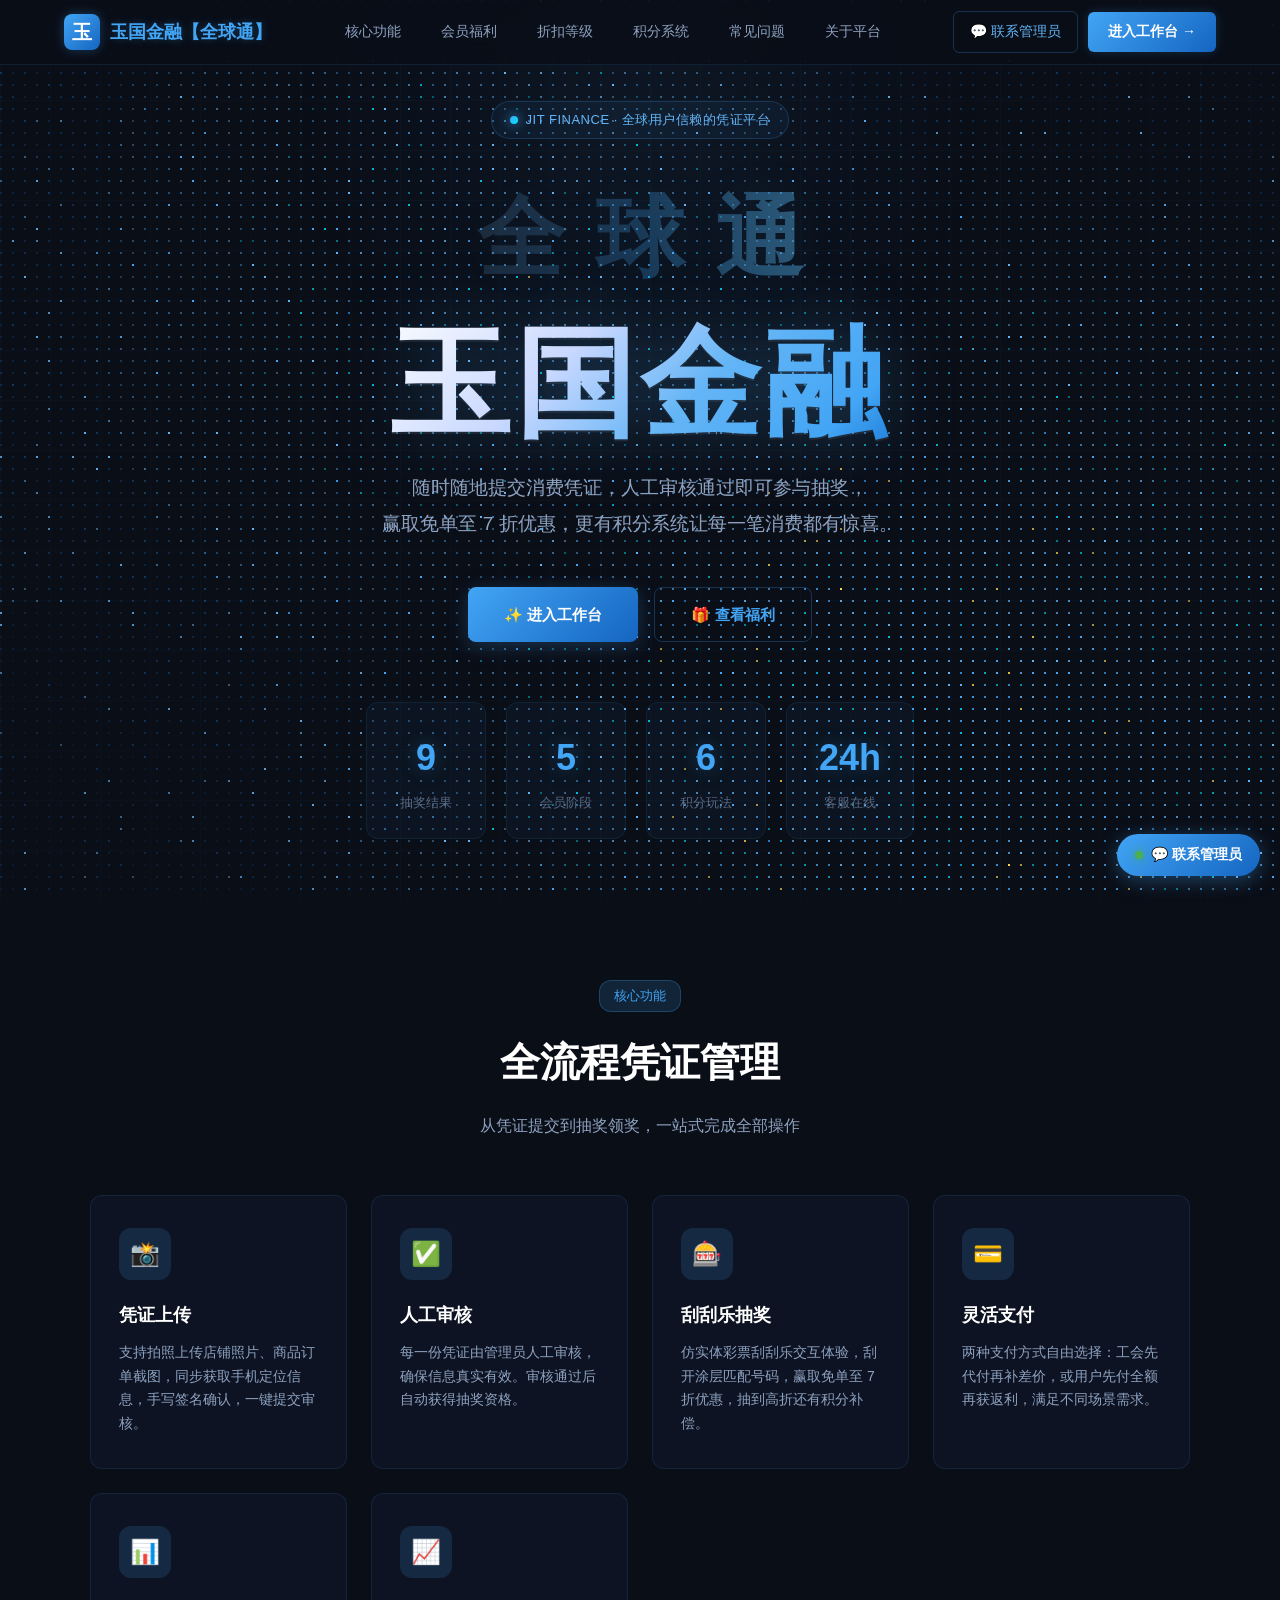
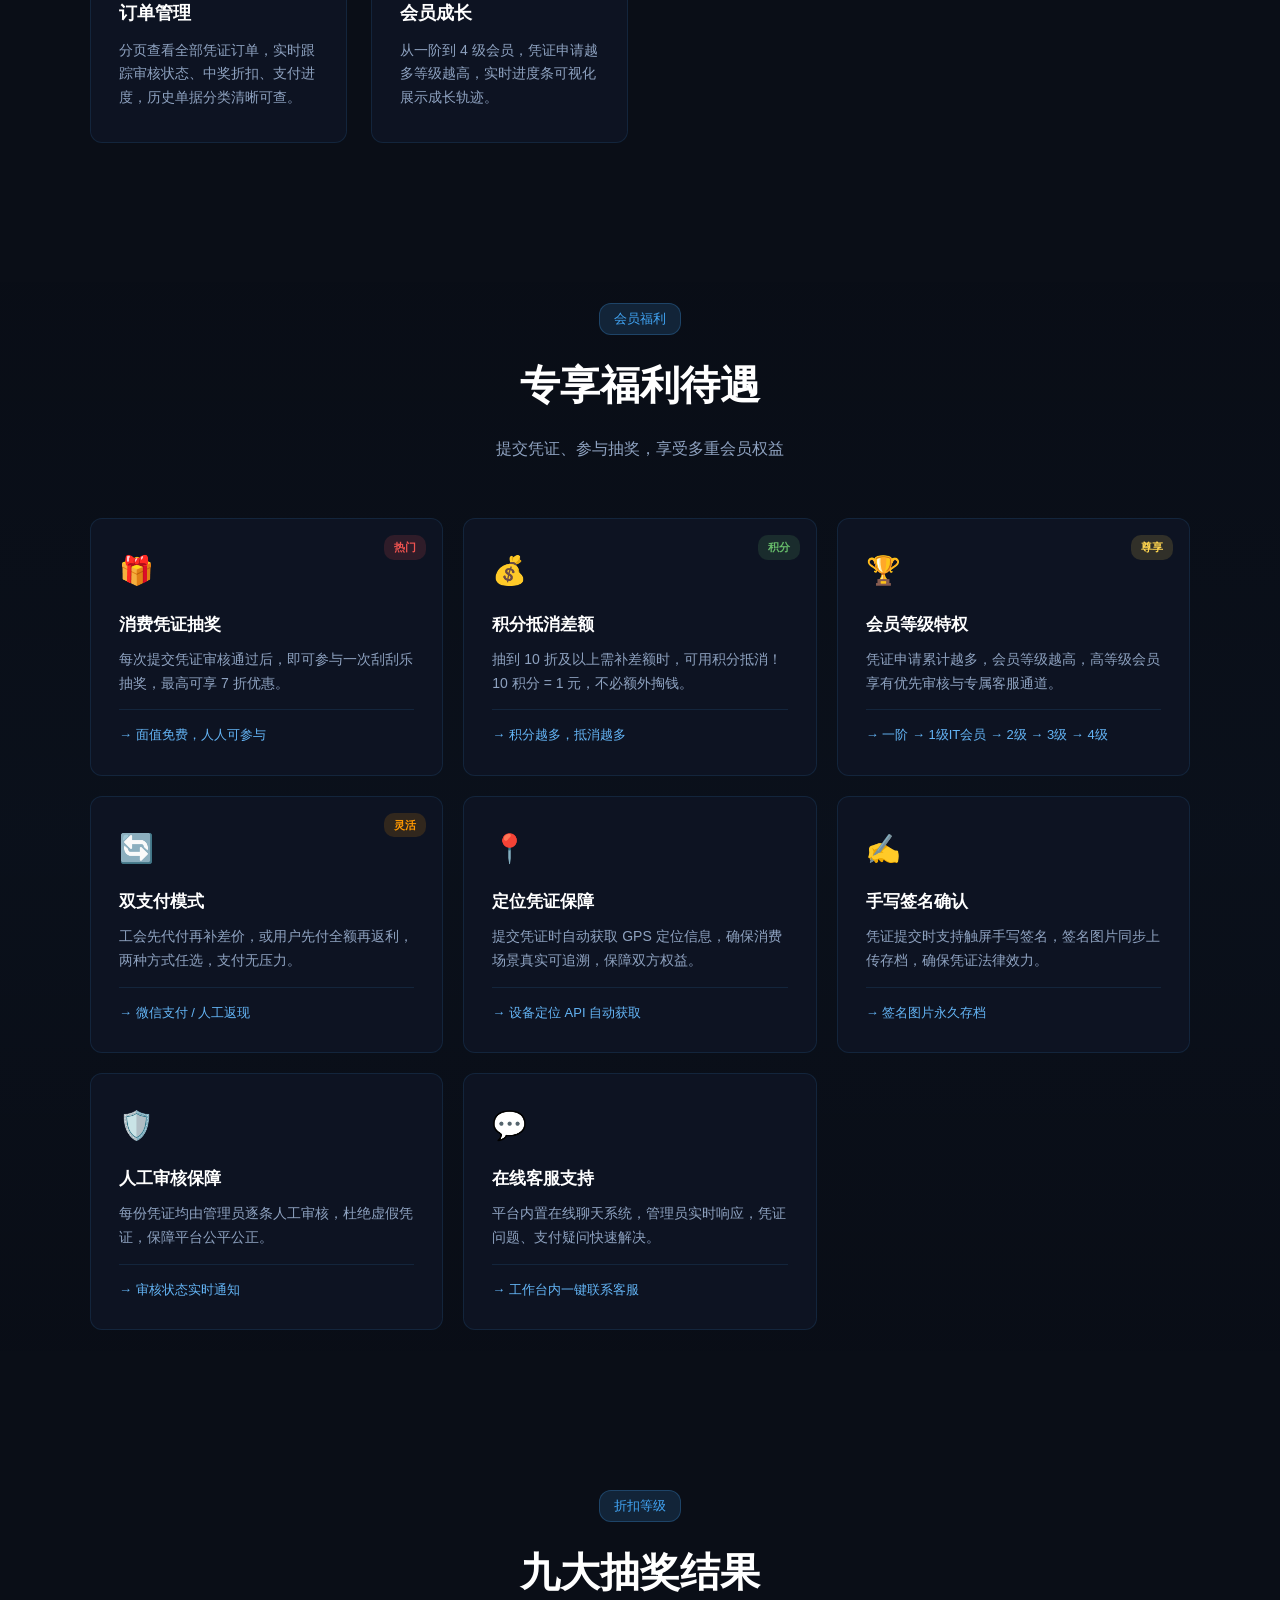
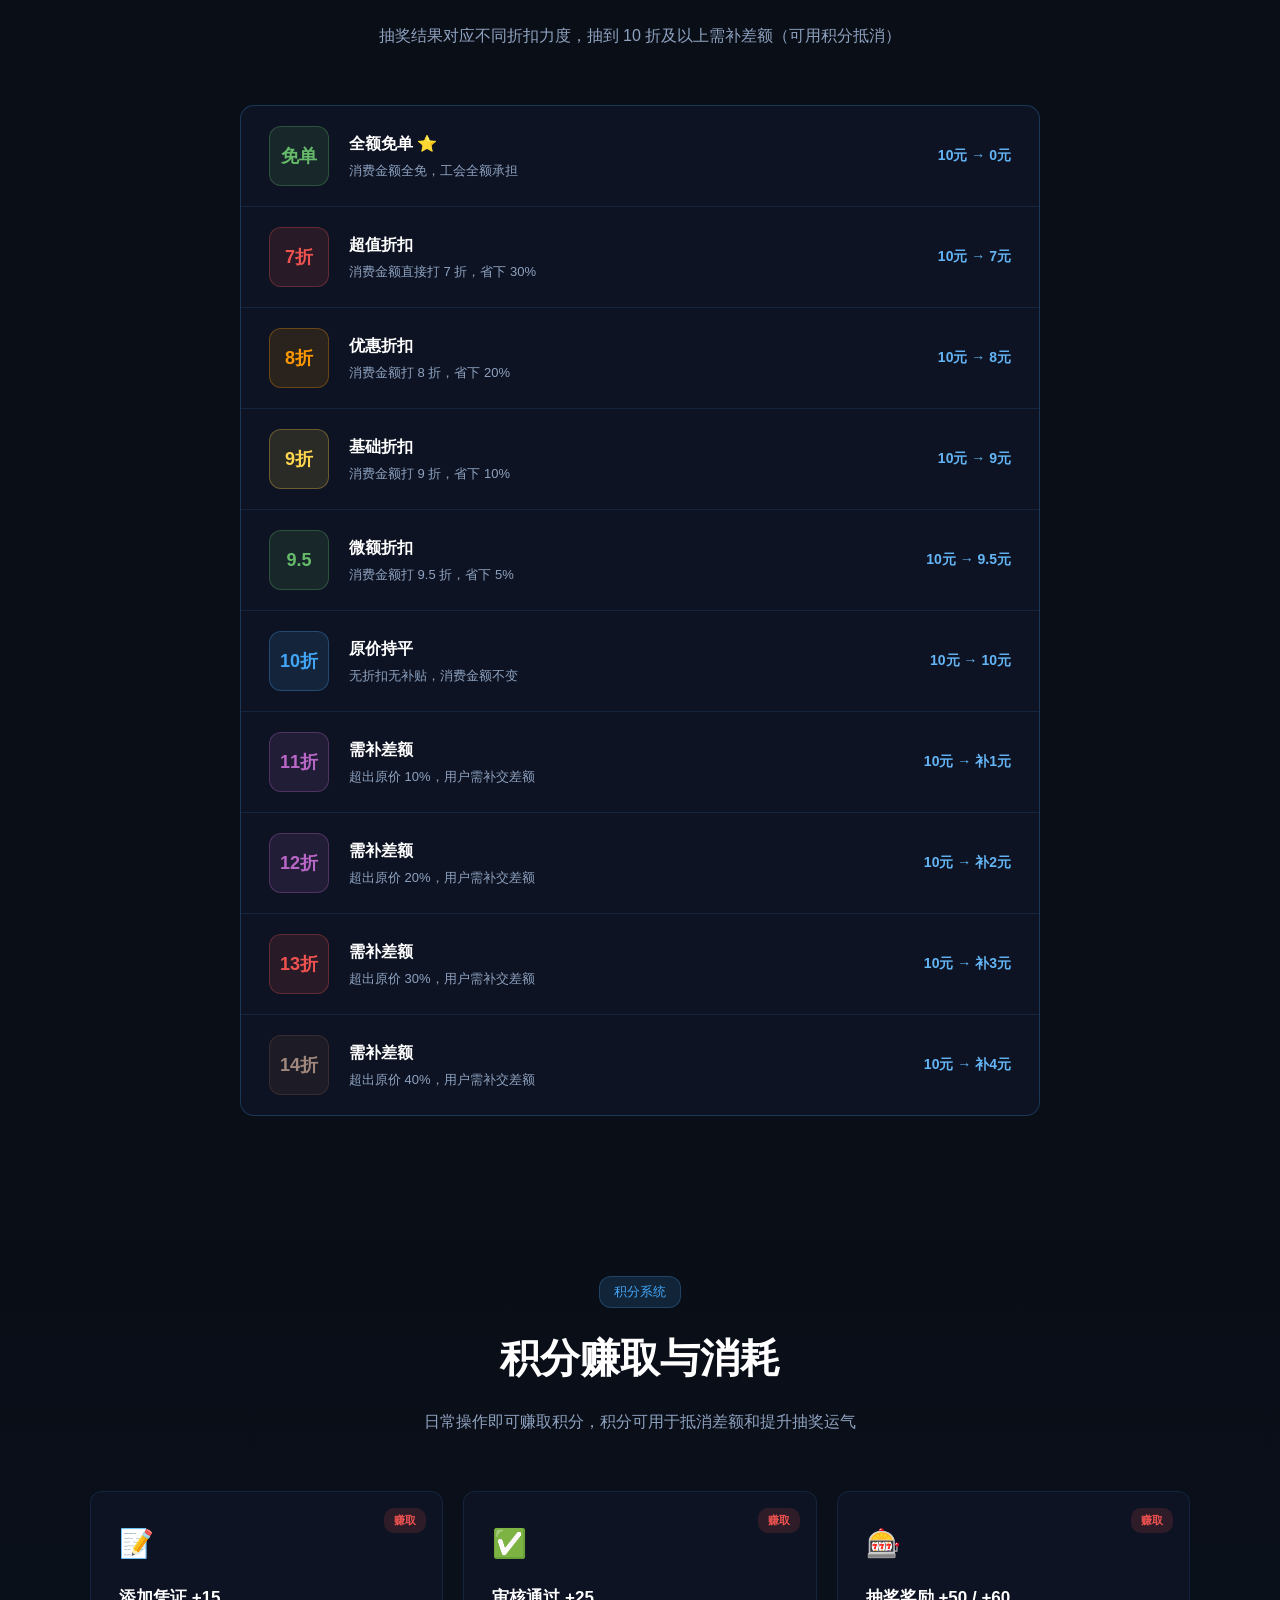
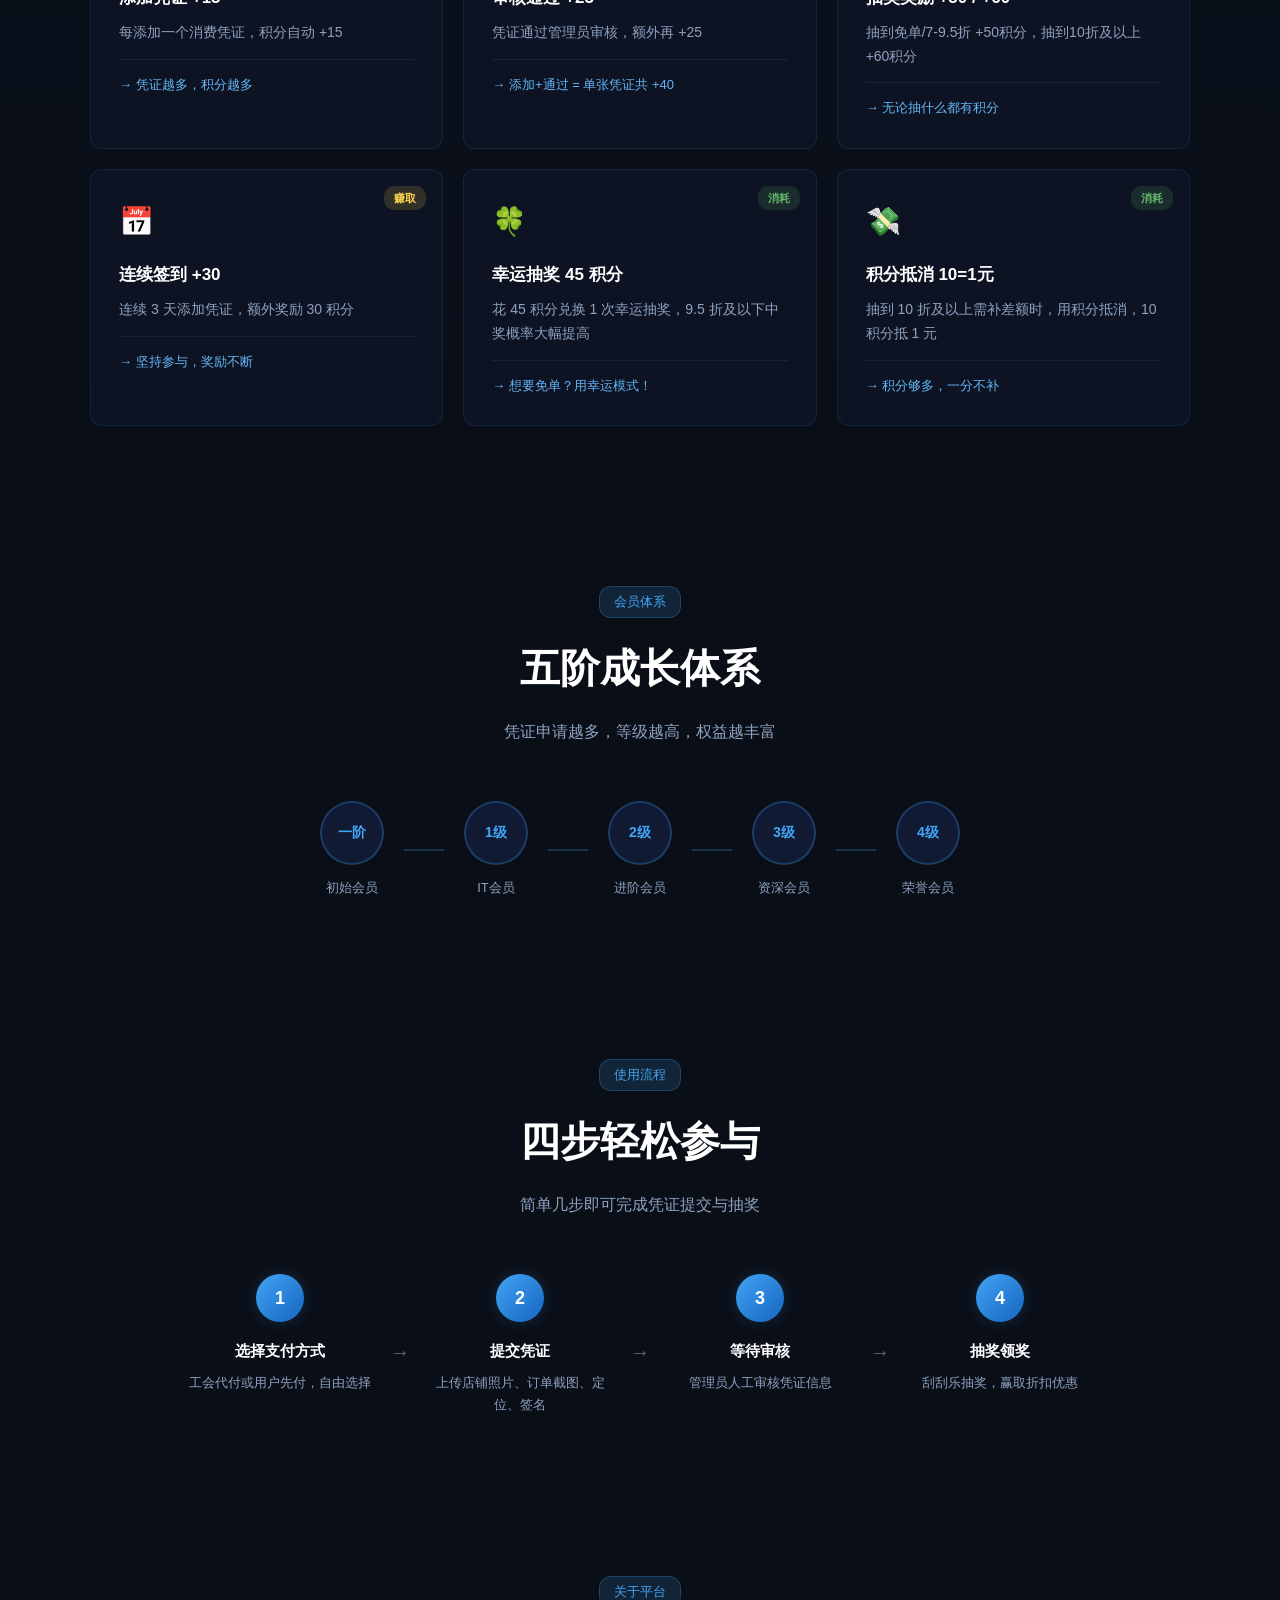
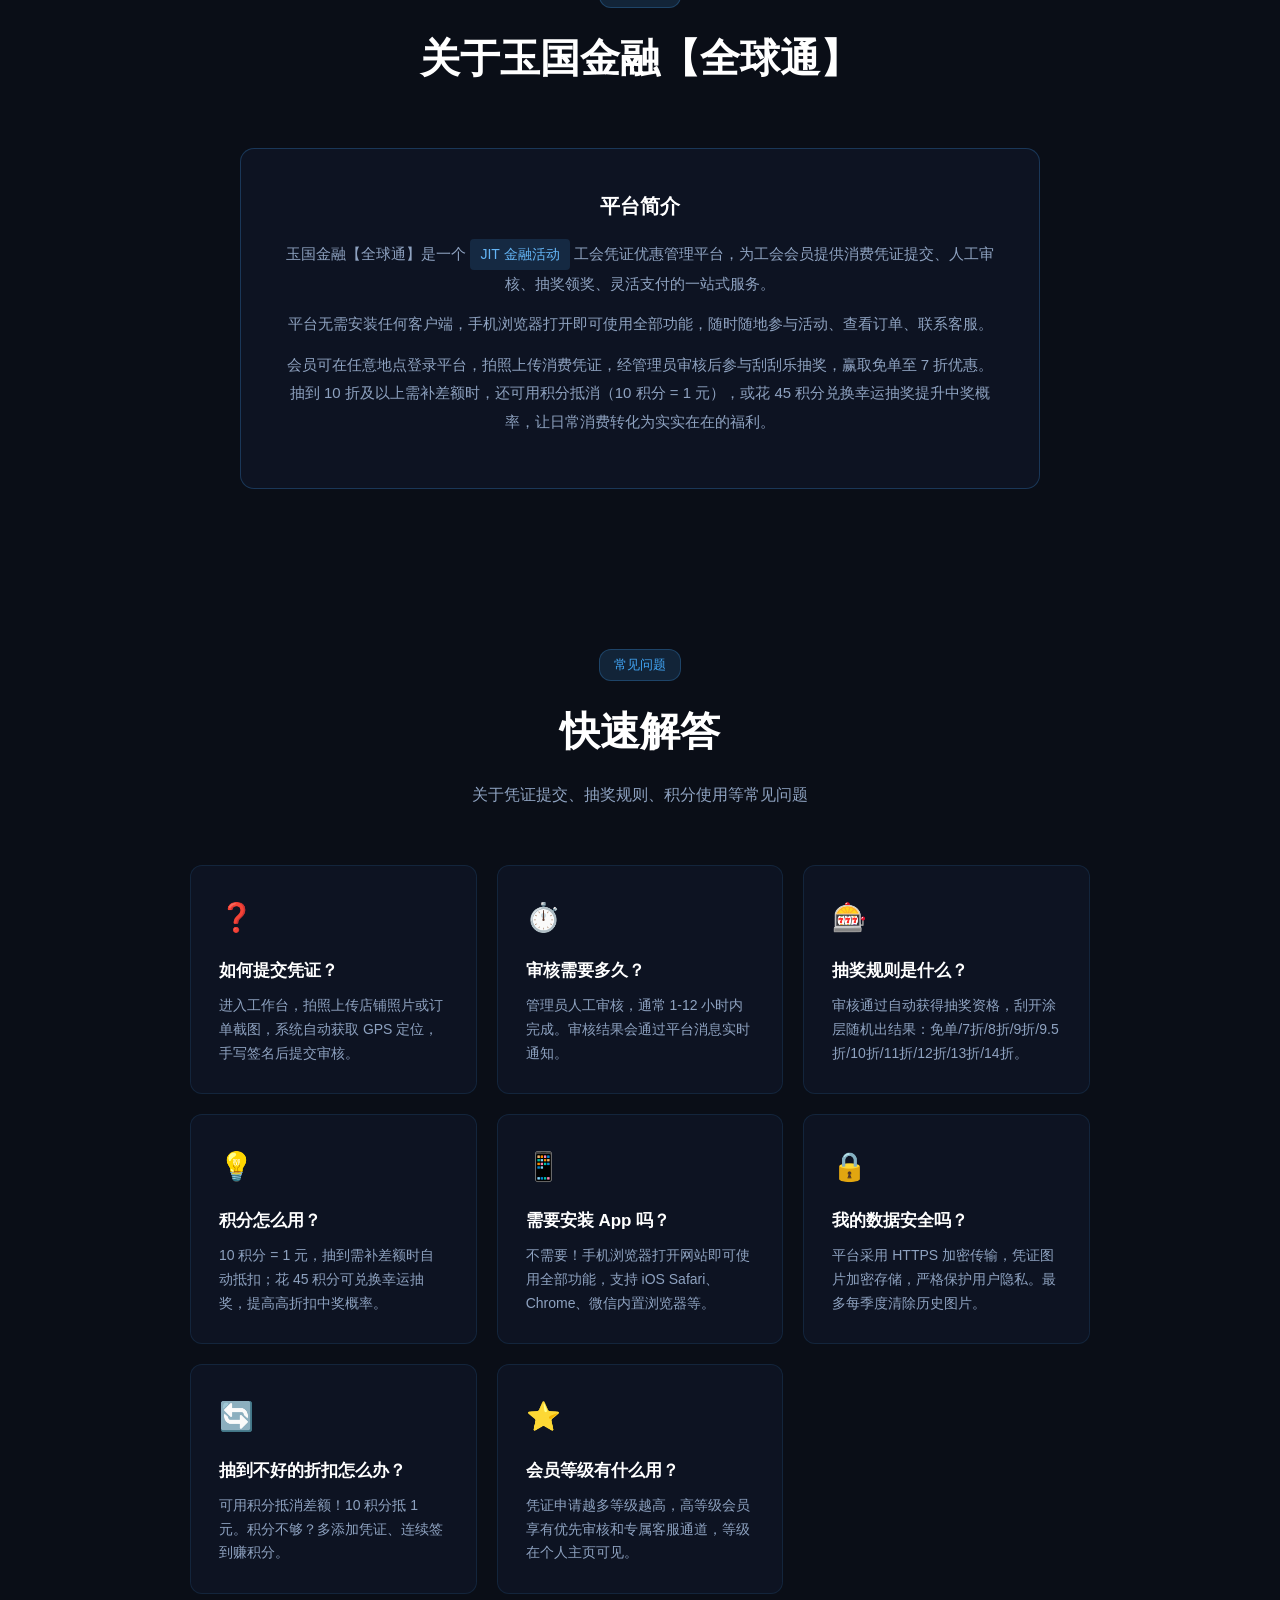
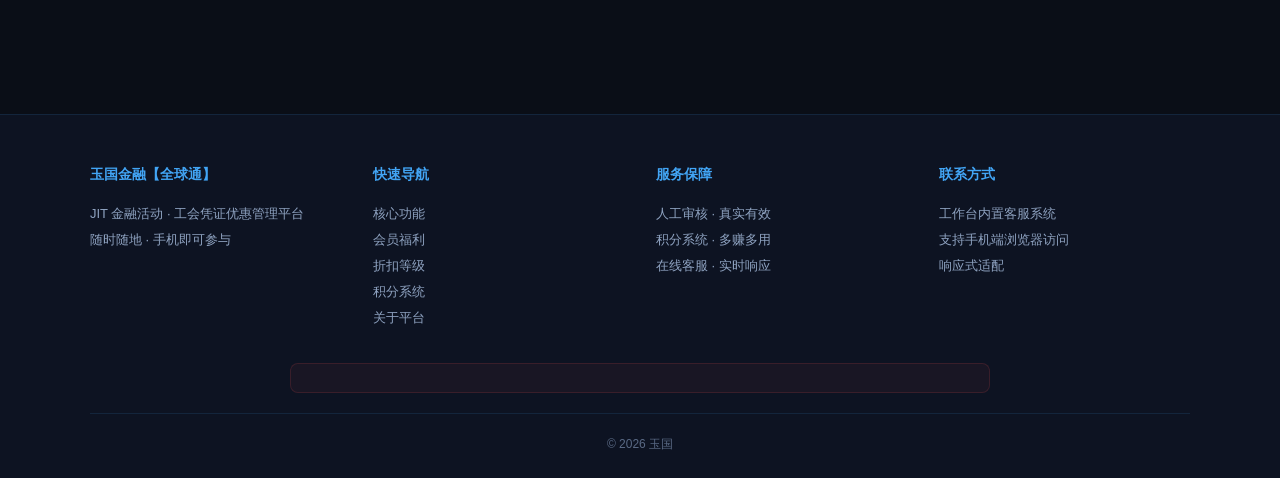
<file: index.html>
<!DOCTYPE html>
<html lang="zh-CN">
<head>
<meta charset="UTF-8">
<meta http-equiv="Cache-Control" content="no-cache, no-store, must-revalidate">
<meta http-equiv="Pragma" content="no-cache">
<meta http-equiv="Expires" content="0">
<meta name="viewport" content="width=device-width, initial-scale=1.0">
<title>玉国金融【全球通】 — 工会凭证优惠管理平台</title>
<link rel="icon" type="image/png" href="Logo.png?v=3.5.2">
<style>
*, *::before, *::after { margin: 0; padding: 0; box-sizing: border-box; }
:root {
  --bg-primary: #0a0e17; --bg-card: #0d1322; --bg-card-hover: #111a2e;
  --bg-deep: #101a33; --accent: #42a5f5; --accent-light: #64b5f6;
  --accent-dim: #1a3a5c; --accent-glow: rgba(66,165,245,0.15);
  --text-primary: #e0e7ff; --text-secondary: #8ea2c0; --text-muted: #5a6a85;
  --border: rgba(66,165,245,0.12); --border-strong: rgba(66,165,245,0.25);
  --gold: #ffd54f; --green: #66bb6a; --orange: #ff9800; --red: #ef5350;
}
body { font-family: 'Noto Sans CJK SC','Microsoft YaHei','PingFang SC',sans-serif; background: var(--bg-primary); color: var(--text-primary); line-height: 1.7; overflow-x: hidden; }
.bg-grid { position: fixed; top:0; left:0; width:100%; height:100%; background-image: linear-gradient(rgba(66,165,245,0.03) 1px,transparent 1px),linear-gradient(90deg,rgba(66,165,245,0.03) 1px,transparent 1px); background-size: 50px 50px; pointer-events: none; z-index: 0; }
.bg-glow { position: fixed; top:-20%; left:50%; transform: translateX(-50%); width:800px; height:600px; border-radius:50%; background: radial-gradient(circle,rgba(66,165,245,0.06) 0%,transparent 70%); pointer-events:none; z-index:0; }

.navbar { position: fixed; top:0; left:0; width:100%; z-index:100; background: rgba(10,14,23,0.85); backdrop-filter: blur(12px); border-bottom: 1px solid var(--border); transition: all 0.2s ease; }
.navbar-inner { max-width:1200px; margin:0 auto; padding:0 24px; height:64px; display:flex; align-items:center; justify-content:space-between; }
.navbar-logo { display:flex; align-items:center; gap:10px; text-decoration:none; }
.navbar-logo-icon { width:36px; height:36px; border-radius:8px; background: linear-gradient(135deg,var(--accent),#1565c0); display:flex; align-items:center; justify-content:center; font-size:20px; font-weight:700; color:#fff; box-shadow:0 0 12px rgba(66,165,245,0.3); }
.navbar-logo-text { font-size:18px; font-weight:700; color:var(--accent); text-shadow:0 0 10px rgba(66,165,245,0.3); }
.navbar-links { display:flex; gap:8px; align-items:center; }
.navbar-link { color:var(--text-secondary); text-decoration:none; font-size:14px; padding:8px 16px; border-radius:6px; transition: all 0.2s; }
.navbar-link:hover { color:var(--accent); background:var(--accent-glow); }
.navbar-cta { background:linear-gradient(135deg,var(--accent),#1565c0); color:#fff; text-decoration:none; font-size:14px; font-weight:600; padding:8px 20px; border-radius:6px; transition:all 0.2s; box-shadow:0 0 12px rgba(66,165,245,0.2); }
.navbar-cta:hover { box-shadow:0 0 20px rgba(66,165,245,0.4); transform:translateY(-1px); }

.hero { position:relative; z-index:1; min-height:100vh; display:flex; align-items:center; justify-content:center; text-align:center; padding:100px 24px 60px; overflow:hidden; }
.hero-inner { position:relative; z-index:2; }
/* 点阵 canvas 背景（TRAE 风格） */
.hero-dot-canvas { position:absolute; top:0; left:0; width:100%; height:100%; z-index:1; pointer-events:none; }
.hero-brand-tag { display:inline-flex; align-items:center; gap:8px; background:rgba(66,165,245,0.06); border:1px solid rgba(66,165,245,0.2); padding:7px 18px; border-radius:24px; font-size:13px; color:var(--accent-light); margin-bottom:24px; letter-spacing:0.5px; }
.hero-brand-dot { width:8px; height:8px; border-radius:50%; background:linear-gradient(135deg,#42a5f5,#00e5ff); box-shadow:0 0 12px #42a5f5; animation:brandPulse 1.8s ease-in-out infinite; }
@keyframes brandPulse { 0%,100%{transform:scale(1);opacity:1;} 50%{transform:scale(1.3);opacity:0.6;} }

/* 全球通 三个大字 — 在玉国金融上方 */
.hero-super-title {
  font-size: clamp(42px, 7vw, 88px);
  font-weight: 900;
  letter-spacing: 0.35em;
  margin: 0 0 8px 0;
  background: linear-gradient(90deg,
    rgba(255,255,255,0.08) 0%,
    rgba(66,165,245,0.25) 25%,
    rgba(100,200,255,0.5) 50%,
    rgba(66,165,245,0.25) 75%,
    rgba(255,255,255,0.08) 100%);
  background-size: 200% 100%;
  -webkit-background-clip: text;
  -webkit-text-fill-color: transparent;
  background-clip: text;
  animation: shimmer 4.5s linear infinite;
  filter: drop-shadow(0 0 20px rgba(66,165,245,0.15));
  padding-left: 0.35em;
}
@keyframes shimmer {
  0%   { background-position: 200% 0; }
  100% { background-position: -200% 0; }
}

/* 玉国金融 超大主标题 */
.hero-title {
  font-size: clamp(56px, 10vw, 120px);
  font-weight: 900;
  line-height: 1.05;
  letter-spacing: 0.04em;
  margin: 0 0 24px 0;
  background: linear-gradient(135deg,
    #ffffff 0%,
    #c9d8ff 35%,
    #64b5f6 60%,
    #42a5f5 85%,
    #1976d2 100%);
  -webkit-background-clip: text;
  -webkit-text-fill-color: transparent;
  background-clip: text;
  filter:
    drop-shadow(0 0 35px rgba(66,165,245,0.28))
    drop-shadow(0 2px 0 rgba(255,255,255,0.08));
}
.hero-subtitle { font-size:clamp(15px,1.8vw,19px); color:var(--text-secondary); max-width:680px; margin:0 auto 44px; line-height:1.9; }
.hero-actions { display:flex; gap:16px; justify-content:center; flex-wrap:wrap; }
.btn-primary { background:linear-gradient(135deg,var(--accent),#1565c0); color:#fff; text-decoration:none; font-size:15px; font-weight:600; padding:14px 36px; border-radius:8px; transition:all 0.2s; box-shadow:0 4px 20px rgba(66,165,245,0.25); display:inline-flex; align-items:center; gap:8px; }
.btn-primary:hover { box-shadow:0 4px 30px rgba(66,165,245,0.4); transform:translateY(-2px); }
.btn-secondary { background:transparent; color:var(--accent); text-decoration:none; font-size:15px; font-weight:600; padding:14px 36px; border-radius:8px; border:1px solid var(--border-strong); transition:all 0.2s; display:inline-flex; align-items:center; gap:8px; }
.btn-secondary:hover { background:var(--accent-glow); border-color:var(--accent); }
.hero-stats { display:flex; gap:20px; justify-content:center; margin-top:60px; flex-wrap:wrap; }
.hero-stat { text-align:center; background:rgba(66,165,245,0.04); border:1px solid rgba(66,165,245,0.1); border-radius:12px; padding:24px 32px; min-width:120px; transition:all .2s; }
.hero-stat:hover { border-color:rgba(66,165,245,0.3); background:rgba(66,165,245,0.08); transform:translateY(-2px); }
.hero-stat-num { font-size:36px; font-weight:800; color:var(--accent); text-shadow:0 0 20px rgba(66,165,245,0.3); font-variant-numeric:tabular-nums; }
.hero-stat-label { font-size:13px; color:var(--text-muted); margin-top:4px; }

.section { position:relative; z-index:1; padding:80px 24px; }
.section-inner { max-width:1100px; margin:0 auto; }
.section-header { text-align:center; margin-bottom:56px; }
.section-tag { display:inline-block; font-size:13px; color:var(--accent); background:var(--accent-glow); padding:4px 14px; border-radius:12px; margin-bottom:16px; border:1px solid var(--border-strong); }
.section-title { font-size:clamp(28px,4vw,40px); font-weight:700; color:#fff; margin-bottom:16px; }
.section-desc { font-size:16px; color:var(--text-secondary); max-width:600px; margin:0 auto; }

.features-grid { display:grid; grid-template-columns:repeat(auto-fit,minmax(250px,1fr)); gap:24px; }
.feature-card { background:var(--bg-card); border:1px solid var(--border); border-radius:12px; padding:32px 28px; transition:all 0.2s; position:relative; overflow:hidden; }
.feature-card::before { content:''; position:absolute; top:0; left:0; width:100%; height:2px; background:linear-gradient(90deg,transparent,var(--accent),transparent); opacity:0; transition:opacity 0.2s; }
.feature-card:hover { background:var(--bg-card-hover); border-color:var(--border-strong); transform:translateY(-4px); box-shadow:0 8px 30px rgba(66,165,245,0.1); }
.feature-card:hover::before { opacity:1; }
.feature-icon { width:52px; height:52px; border-radius:12px; background:var(--accent-glow); display:flex; align-items:center; justify-content:center; margin-bottom:20px; font-size:24px; }
.feature-card h3 { font-size:18px; font-weight:600; color:#fff; margin-bottom:10px; }
.feature-card p { font-size:14px; color:var(--text-secondary); line-height:1.7; }

.welfare-section { background:linear-gradient(180deg,transparent,rgba(66,165,245,0.02),transparent); }
.welfare-grid { display:grid; grid-template-columns:repeat(auto-fit,minmax(280px,1fr)); gap:20px; }
.welfare-card { background:var(--bg-card); border:1px solid var(--border); border-radius:12px; padding:28px; position:relative; overflow:hidden; transition:all 0.2s; }
.welfare-card:hover { border-color:var(--accent); transform:translateY(-2px); }
.welfare-card-tag { position:absolute; top:16px; right:16px; font-size:11px; padding:3px 10px; border-radius:10px; font-weight:600; }
.tag-hot { background:rgba(239,83,80,0.15); color:var(--red); }
.tag-new { background:rgba(102,187,106,0.15); color:var(--green); }
.tag-vip { background:rgba(255,213,79,0.15); color:var(--gold); }
.tag-limited { background:rgba(255,152,0,0.15); color:var(--orange); }
.welfare-icon { font-size:28px; margin-bottom:16px; }
.welfare-card h3 { font-size:17px; font-weight:600; color:#fff; margin-bottom:8px; }
.welfare-card p { font-size:14px; color:var(--text-secondary); }
.welfare-detail { margin-top:14px; padding-top:14px; border-top:1px solid var(--border); font-size:13px; color:var(--accent-light); }

.discount-table { background:var(--bg-card); border:1px solid var(--border-strong); border-radius:14px; overflow:hidden; max-width:800px; margin:0 auto; }
.discount-row { display:flex; align-items:center; padding:20px 28px; border-bottom:1px solid var(--border); transition:all 0.2s; }
.discount-row:last-child { border-bottom:none; }
.discount-row:hover { background:var(--bg-card-hover); }
.discount-badge { width:60px; height:60px; border-radius:12px; display:flex; align-items:center; justify-content:center; font-size:18px; font-weight:800; margin-right:20px; flex-shrink:0; }
.badge-7 { background:rgba(239,83,80,0.12); color:#ef5350; border:1px solid rgba(239,83,80,0.3); }
.badge-8 { background:rgba(255,152,0,0.12); color:#ff9800; border:1px solid rgba(255,152,0,0.3); }
.badge-9 { background:rgba(255,213,79,0.12); color:#ffd54f; border:1px solid rgba(255,213,79,0.3); }
.badge-95 { background:rgba(102,187,106,0.12); color:#66bb6a; border:1px solid rgba(102,187,106,0.3); }
.badge-10 { background:rgba(66,165,245,0.12); color:#42a5f5; border:1px solid rgba(66,165,245,0.3); }
.badge-11 { background:rgba(186,104,200,0.12); color:#ba68c8; border:1px solid rgba(186,104,200,0.3); }
.discount-info { flex:1; }
.discount-info h4 { font-size:16px; color:#fff; font-weight:600; }
.discount-info p { font-size:13px; color:var(--text-secondary); margin-top:2px; }
.discount-example { font-size:14px; color:var(--accent-light); font-weight:600; white-space:nowrap; }

.membership-track { display:flex; align-items:center; justify-content:center; gap:0; flex-wrap:wrap; margin-top:40px; }
.member-node { display:flex; flex-direction:column; align-items:center; gap:12px; padding:0 20px; }
.member-circle { width:64px; height:64px; border-radius:50%; background:var(--bg-deep); border:2px solid var(--border-strong); display:flex; align-items:center; justify-content:center; font-size:14px; font-weight:700; color:var(--accent); transition:all 0.2s; }
.member-node:hover .member-circle { border-color:var(--accent); box-shadow:0 0 20px rgba(66,165,245,0.3); }
.member-label { font-size:13px; color:var(--text-secondary); }
.member-line { width:40px; height:2px; background:var(--border-strong); }

.steps-container { display:flex; gap:0; justify-content:center; flex-wrap:wrap; margin-top:40px; }
.step-item { flex:1; min-width:180px; max-width:220px; text-align:center; padding:0 16px; }
.step-num { width:48px; height:48px; border-radius:50%; margin:0 auto 16px; background:linear-gradient(135deg,var(--accent),#1565c0); display:flex; align-items:center; justify-content:center; font-size:18px; font-weight:700; color:#fff; box-shadow:0 0 16px rgba(66,165,245,0.2); }
.step-item h4 { font-size:15px; color:#fff; font-weight:600; margin-bottom:8px; }
.step-item p { font-size:13px; color:var(--text-secondary); }
.step-arrow { display:flex; align-items:center; color:var(--text-muted); font-size:20px; padding-top:14px; }

.about-card { background:var(--bg-card); border:1px solid var(--border-strong); border-radius:14px; padding:40px; max-width:800px; margin:0 auto; text-align:center; }
.about-card h3 { font-size:20px; color:#fff; margin-bottom:16px; }
.about-card p { font-size:15px; color:var(--text-secondary); line-height:1.9; margin-bottom:12px; }
.about-highlight { display:inline-block; background:var(--accent-glow); color:var(--accent-light); padding:2px 10px; border-radius:4px; font-size:14px; }

.footer { position:relative; z-index:1; background:var(--bg-card); border-top:1px solid var(--border); padding:48px 24px 24px; margin-top:40px; }
.footer-inner { max-width:1100px; margin:0 auto; }
.footer-grid { display:grid; grid-template-columns:repeat(auto-fit,minmax(200px,1fr)); gap:32px; margin-bottom:32px; }
.footer-col h4 { font-size:14px; color:var(--accent); margin-bottom:14px; font-weight:600; }
.footer-col p, .footer-col a { font-size:13px; color:var(--text-secondary); text-decoration:none; line-height:2; display:block; transition:color 0.2s; }
.footer-col a:hover { color:var(--accent); }
.footer-bottom { border-top:1px solid var(--border); padding-top:20px; text-align:center; }
.footer-bottom p { font-size:12px; color:var(--text-muted); }
.footer-disclaimer { background:rgba(239,83,80,0.05); border:1px solid rgba(239,83,80,0.15); border-radius:8px; padding:14px 20px; margin:20px auto; max-width:700px; text-align:center; }
.footer-disclaimer p { font-size:12px; color:var(--text-secondary); line-height:1.8; }

@keyframes fadeInUp { from{opacity:0;transform:translateY(30px);} to{opacity:1;transform:translateY(0);} }
.fade-in { animation:fadeInUp 0.8s ease forwards; }
.fade-in-delay-1 { animation:fadeInUp 0.8s ease 0.15s forwards; opacity:0; }
.fade-in-delay-2 { animation:fadeInUp 0.8s ease 0.2s forwards; opacity:0; }
.fade-in-delay-3 { animation:fadeInUp 0.8s ease 0.45s forwards; opacity:0; }

@media (max-width:768px) {
  .navbar-links{display:none;} .hero-stats{gap:28px;} .hero-stat-num{font-size:28px;}
  .steps-container{flex-direction:column;gap:24px;} .step-arrow{display:none;}
  .membership-track{gap:8px;} .member-line{width:20px;}
}

/* ===== 匿名联系管理员（v3.3.7） ===== */
.anon-fab { position:fixed; right:20px; bottom:24px; z-index:900; display:flex; align-items:center; gap:8px; background:linear-gradient(135deg,var(--accent),#1565c0); color:#fff; border:none; border-radius:28px; padding:12px 18px; font-size:14px; font-weight:600; cursor:pointer; box-shadow:0 4px 20px rgba(66,165,245,0.35); transition:all .2s; }
.anon-fab:hover { transform:translateY(-2px); box-shadow:0 6px 26px rgba(66,165,245,0.5); }
.anon-fab-dot { width:8px; height:8px; border-radius:50%; background:#4caf50; box-shadow:0 0 8px #4caf50; animation:anonPulse 1.8s infinite; }
@keyframes anonPulse { 0%,100%{opacity:1;} 50%{opacity:.4;} }
.anon-chat-overlay { position:fixed; right:16px; bottom:84px; z-index:950; width:360px; max-width:calc(100vw - 24px); height:500px; max-height:calc(100vh - 120px); background:var(--bg-card); border:1px solid var(--border-strong); border-radius:16px; box-shadow:0 12px 40px rgba(0,0,0,0.5); display:none; flex-direction:column; overflow:hidden; }
.anon-chat-overlay.open { display:flex; }
.anon-chat-header { display:flex; align-items:center; justify-content:space-between; padding:14px 16px; background:linear-gradient(135deg,var(--accent-dim),#0d1322); border-bottom:1px solid var(--border); }
.anon-chat-title { font-size:15px; font-weight:700; color:var(--accent-light); }
.anon-chat-close { background:none; border:none; color:var(--text-secondary); font-size:20px; cursor:pointer; line-height:1; }
.anon-chat-close:hover { color:#fff; }
.anon-chat-tip { padding:8px 16px; font-size:12px; color:var(--text-muted); background:rgba(66,165,245,0.06); border-bottom:1px solid var(--border); }
.anon-chat-msgs { flex:1; overflow-y:auto; padding:14px; display:flex; flex-direction:column; gap:10px; }
.anon-chat-empty { text-align:center; color:var(--text-muted); font-size:13px; padding:30px 0; }
.anon-chat-msg { display:flex; flex-direction:column; max-width:82%; }
.anon-chat-msg.user { align-self:flex-start; align-items:flex-start; }
.anon-chat-msg.admin { align-self:flex-end; align-items:flex-end; }
.anon-chat-bubble { padding:9px 13px; border-radius:12px; font-size:14px; line-height:1.55; word-break:break-word; }
.anon-chat-msg.user .anon-chat-bubble { background:rgba(66,165,245,0.14); border:1px solid rgba(66,165,245,0.25); color:var(--text-primary); }
.anon-chat-msg.admin .anon-chat-bubble { background:linear-gradient(135deg,var(--accent),#1565c0); color:#fff; }
.anon-chat-time { font-size:11px; color:var(--text-muted); margin-top:3px; }
.anon-chat-img { max-width:200px; max-height:200px; border-radius:8px; display:block; }
.anon-chat-input-row { display:flex; gap:8px; padding:12px; border-top:1px solid var(--border); background:var(--bg-deep); }
.anon-chat-input { flex:1; min-width:0; background:var(--bg-card); border:1px solid var(--border-strong); border-radius:8px; padding:9px 12px; color:var(--text-primary); font-size:14px; outline:none; }
.anon-chat-input:focus { border-color:var(--accent); }
.anon-chat-upload { display:flex; align-items:center; justify-content:center; width:38px; height:38px; border-radius:8px; background:var(--bg-card); border:1px solid var(--border-strong); color:var(--text-secondary); cursor:pointer; font-size:16px; flex-shrink:0; }
.anon-chat-send { background:linear-gradient(135deg,var(--accent),#1565c0); color:#fff; border:none; border-radius:8px; padding:0 16px; font-size:14px; font-weight:600; cursor:pointer; flex-shrink:0; }
.anon-chat-send:disabled { opacity:.5; cursor:not-allowed; }
.anon-chat-loading { text-align:center; color:var(--text-muted); font-size:13px; padding:30px 0; }
</style>
</head>
<body>
<div class="bg-grid"></div>
<div class="bg-glow"></div>

<nav class="navbar">
  <div class="navbar-inner">
    <a href="#" class="navbar-logo">
      <div class="navbar-logo-icon">玉</div>
      <span class="navbar-logo-text">玉国金融【全球通】</span>
    </a>
    <div class="navbar-links">
      <a href="#features" class="navbar-link">核心功能</a>
      <a href="#welfare" class="navbar-link">会员福利</a>
      <a href="#discount" class="navbar-link">折扣等级</a>
      <a href="#points" class="navbar-link">积分系统</a>
      <a href="#faq" class="navbar-link">常见问题</a>
      <a href="#about" class="navbar-link">关于平台</a>
    </div>
    <div style="display:flex;align-items:center;gap:10px;">
      <a href="javascript:void(0)" class="navbar-link" id="btnAnonChat" style="color:var(--accent-light);border:1px solid rgba(66,165,245,0.25);border-radius:6px;">💬 联系管理员</a>
      <a href="work" class="navbar-cta">进入工作台 →</a>
    </div>
  </div>
</nav>

<section class="hero">
  <!-- TRAE 风格像素点阵背景 -->
  <canvas id="heroDotCanvas" class="hero-dot-canvas"></canvas>

  <div class="hero-inner">
    <div class="hero-brand-tag fade-in">
      <span class="hero-brand-dot"></span>
      <span>JIT FINANCE · 全球用户信赖的凭证平台</span>
    </div>
    <h2 class="hero-super-title fade-in-delay-1">全球通</h2>
    <h1 class="hero-title fade-in-delay-1">玉国金融</h1>
    <p class="hero-subtitle fade-in-delay-2">
      随时随地提交消费凭证，人工审核通过即可参与抽奖，<br>
      赢取免单至 7 折优惠，更有积分系统让每一笔消费都有惊喜。
    </p>
    <div class="hero-actions fade-in-delay-3">
      <a href="work" class="btn-primary">✨ 进入工作台</a>
      <a href="#welfare" class="btn-secondary">🎁 查看福利</a>
    </div>
    <div class="hero-stats fade-in-delay-3">
      <div class="hero-stat"><div class="hero-stat-num">9</div><div class="hero-stat-label">抽奖结果</div></div>
      <div class="hero-stat"><div class="hero-stat-num">5</div><div class="hero-stat-label">会员阶段</div></div>
      <div class="hero-stat"><div class="hero-stat-num">6</div><div class="hero-stat-label">积分玩法</div></div>
      <div class="hero-stat"><div class="hero-stat-num">24h</div><div class="hero-stat-label">客服在线</div></div>
    </div>
  </div>
</section>

<section class="section" id="features">
  <div class="section-inner">
    <div class="section-header">
      <span class="section-tag">核心功能</span>
      <h2 class="section-title">全流程凭证管理</h2>
      <p class="section-desc">从凭证提交到抽奖领奖，一站式完成全部操作</p>
    </div>
    <div class="features-grid">
      <div class="feature-card"><div class="feature-icon">📸</div><h3>凭证上传</h3><p>支持拍照上传店铺照片、商品订单截图，同步获取手机定位信息，手写签名确认，一键提交审核。</p></div>
      <div class="feature-card"><div class="feature-icon">✅</div><h3>人工审核</h3><p>每一份凭证由管理员人工审核，确保信息真实有效。审核通过后自动获得抽奖资格。</p></div>
      <div class="feature-card"><div class="feature-icon">🎰</div><h3>刮刮乐抽奖</h3><p>仿实体彩票刮刮乐交互体验，刮开涂层匹配号码，赢取免单至 7 折优惠，抽到高折还有积分补偿。</p></div>
      <div class="feature-card"><div class="feature-icon">💳</div><h3>灵活支付</h3><p>两种支付方式自由选择：工会先代付再补差价，或用户先付全额再获返利，满足不同场景需求。</p></div>
      <div class="feature-card"><div class="feature-icon">📊</div><h3>订单管理</h3><p>分页查看全部凭证订单，实时跟踪审核状态、中奖折扣、支付进度，历史单据分类清晰可查。</p></div>
      <div class="feature-card"><div class="feature-icon">📈</div><h3>会员成长</h3><p>从一阶到 4 级会员，凭证申请越多等级越高，实时进度条可视化展示成长轨迹。</p></div>
    </div>
  </div>
</section>

<section class="section welfare-section" id="welfare">
  <div class="section-inner">
    <div class="section-header">
      <span class="section-tag">会员福利</span>
      <h2 class="section-title">专享福利待遇</h2>
      <p class="section-desc">提交凭证、参与抽奖，享受多重会员权益</p>
    </div>
    <div class="welfare-grid">
      <div class="welfare-card">
        <span class="welfare-card-tag tag-hot">热门</span>
        <div class="welfare-icon">🎁</div>
        <h3>消费凭证抽奖</h3>
        <p>每次提交凭证审核通过后，即可参与一次刮刮乐抽奖，最高可享 7 折优惠。</p>
        <div class="welfare-detail">→ 面值免费，人人可参与</div>
      </div>
      <div class="welfare-card">
        <span class="welfare-card-tag tag-new">积分</span>
        <div class="welfare-icon">💰</div>
        <h3>积分抵消差额</h3>
        <p>抽到 10 折及以上需补差额时，可用积分抵消！10 积分 = 1 元，不必额外掏钱。</p>
        <div class="welfare-detail">→ 积分越多，抵消越多</div>
      </div>
      <div class="welfare-card">
        <span class="welfare-card-tag tag-vip">尊享</span>
        <div class="welfare-icon">🏆</div>
        <h3>会员等级特权</h3>
        <p>凭证申请累计越多，会员等级越高，高等级会员享有优先审核与专属客服通道。</p>
        <div class="welfare-detail">→ 一阶 → 1级IT会员 → 2级 → 3级 → 4级</div>
      </div>
      <div class="welfare-card">
        <span class="welfare-card-tag tag-limited">灵活</span>
        <div class="welfare-icon">🔄</div>
        <h3>双支付模式</h3>
        <p>工会先代付再补差价，或用户先付全额再返利，两种方式任选，支付无压力。</p>
        <div class="welfare-detail">→ 微信支付 / 人工返现</div>
      </div>
      <div class="welfare-card">
        <div class="welfare-icon">📍</div>
        <h3>定位凭证保障</h3>
        <p>提交凭证时自动获取 GPS 定位信息，确保消费场景真实可追溯，保障双方权益。</p>
        <div class="welfare-detail">→ 设备定位 API 自动获取</div>
      </div>
      <div class="welfare-card">
        <div class="welfare-icon">✍️</div>
        <h3>手写签名确认</h3>
        <p>凭证提交时支持触屏手写签名，签名图片同步上传存档，确保凭证法律效力。</p>
        <div class="welfare-detail">→ 签名图片永久存档</div>
      </div>
      <div class="welfare-card">
        <div class="welfare-icon">🛡️</div>
        <h3>人工审核保障</h3>
        <p>每份凭证均由管理员逐条人工审核，杜绝虚假凭证，保障平台公平公正。</p>
        <div class="welfare-detail">→ 审核状态实时通知</div>
      </div>
      <div class="welfare-card">
        <div class="welfare-icon">💬</div>
        <h3>在线客服支持</h3>
        <p>平台内置在线聊天系统，管理员实时响应，凭证问题、支付疑问快速解决。</p>
        <div class="welfare-detail">→ 工作台内一键联系客服</div>
      </div>
    </div>
  </div>
</section>

<section class="section" id="discount">
  <div class="section-inner">
    <div class="section-header">
      <span class="section-tag">折扣等级</span>
      <h2 class="section-title">九大抽奖结果</h2>
      <p class="section-desc">抽奖结果对应不同折扣力度，抽到 10 折及以上需补差额（可用积分抵消）</p>
    </div>
    <div class="discount-table">
      <div class="discount-row"><div class="discount-badge badge-7" style="background:rgba(102,187,106,0.12);color:#66bb6a;border:1px solid rgba(102,187,106,0.3);">免单</div><div class="discount-info"><h4>全额免单 ⭐</h4><p>消费金额全免，工会全额承担</p></div><div class="discount-example">10元 → 0元</div></div>
      <div class="discount-row"><div class="discount-badge badge-7">7折</div><div class="discount-info"><h4>超值折扣</h4><p>消费金额直接打 7 折，省下 30%</p></div><div class="discount-example">10元 → 7元</div></div>
      <div class="discount-row"><div class="discount-badge badge-8">8折</div><div class="discount-info"><h4>优惠折扣</h4><p>消费金额打 8 折，省下 20%</p></div><div class="discount-example">10元 → 8元</div></div>
      <div class="discount-row"><div class="discount-badge badge-9">9折</div><div class="discount-info"><h4>基础折扣</h4><p>消费金额打 9 折，省下 10%</p></div><div class="discount-example">10元 → 9元</div></div>
      <div class="discount-row"><div class="discount-badge badge-95">9.5</div><div class="discount-info"><h4>微额折扣</h4><p>消费金额打 9.5 折，省下 5%</p></div><div class="discount-example">10元 → 9.5元</div></div>
      <div class="discount-row"><div class="discount-badge badge-10">10折</div><div class="discount-info"><h4>原价持平</h4><p>无折扣无补贴，消费金额不变</p></div><div class="discount-example">10元 → 10元</div></div>
      <div class="discount-row"><div class="discount-badge badge-11">11折</div><div class="discount-info"><h4>需补差额</h4><p>超出原价 10%，用户需补交差额</p></div><div class="discount-example">10元 → 补1元</div></div>
      <div class="discount-row"><div class="discount-badge badge-11" style="background:rgba(186,104,200,0.12);color:#ba68c8;border:1px solid rgba(186,104,200,0.3);">12折</div><div class="discount-info"><h4>需补差额</h4><p>超出原价 20%，用户需补交差额</p></div><div class="discount-example">10元 → 补2元</div></div>
      <div class="discount-row"><div class="discount-badge badge-11" style="background:rgba(239,83,80,0.12);color:#ef5350;border:1px solid rgba(239,83,80,0.3);">13折</div><div class="discount-info"><h4>需补差额</h4><p>超出原价 30%，用户需补交差额</p></div><div class="discount-example">10元 → 补3元</div></div>
      <div class="discount-row"><div class="discount-badge badge-11" style="background:rgba(121,85,72,0.15);color:#a1887f;border:1px solid rgba(121,85,72,0.3);">14折</div><div class="discount-info"><h4>需补差额</h4><p>超出原价 40%，用户需补交差额</p></div><div class="discount-example">10元 → 补4元</div></div>
    </div>
  </div>
</section>

<section class="section welfare-section" id="points">
  <div class="section-inner">
    <div class="section-header">
      <span class="section-tag">积分系统</span>
      <h2 class="section-title">积分赚取与消耗</h2>
      <p class="section-desc">日常操作即可赚取积分，积分可用于抵消差额和提升抽奖运气</p>
    </div>
    <div class="welfare-grid">
      <div class="welfare-card">
        <span class="welfare-card-tag tag-hot">赚取</span>
        <div class="welfare-icon">📝</div>
        <h3>添加凭证 +15</h3>
        <p>每添加一个消费凭证，积分自动 +15</p>
        <div class="welfare-detail">→ 凭证越多，积分越多</div>
      </div>
      <div class="welfare-card">
        <span class="welfare-card-tag tag-hot">赚取</span>
        <div class="welfare-icon">✅</div>
        <h3>审核通过 +25</h3>
        <p>凭证通过管理员审核，额外再 +25</p>
        <div class="welfare-detail">→ 添加+通过 = 单张凭证共 +40</div>
      </div>
      <div class="welfare-card">
        <span class="welfare-card-tag tag-hot">赚取</span>
        <div class="welfare-icon">🎰</div>
        <h3>抽奖奖励 +50 / +60</h3>
        <p>抽到免单/7-9.5折 +50积分，抽到10折及以上 +60积分</p>
        <div class="welfare-detail">→ 无论抽什么都有积分</div>
      </div>
      <div class="welfare-card">
        <span class="welfare-card-tag tag-vip">赚取</span>
        <div class="welfare-icon">📅</div>
        <h3>连续签到 +30</h3>
        <p>连续 3 天添加凭证，额外奖励 30 积分</p>
        <div class="welfare-detail">→ 坚持参与，奖励不断</div>
      </div>
      <div class="welfare-card">
        <span class="welfare-card-tag tag-new">消耗</span>
        <div class="welfare-icon">🍀</div>
        <h3>幸运抽奖 45 积分</h3>
        <p>花 45 积分兑换 1 次幸运抽奖，9.5 折及以下中奖概率大幅提高</p>
        <div class="welfare-detail">→ 想要免单？用幸运模式！</div>
      </div>
      <div class="welfare-card">
        <span class="welfare-card-tag tag-new">消耗</span>
        <div class="welfare-icon">💸</div>
        <h3>积分抵消 10=1元</h3>
        <p>抽到 10 折及以上需补差额时，用积分抵消，10 积分抵 1 元</p>
        <div class="welfare-detail">→ 积分够多，一分不补</div>
      </div>
    </div>
  </div>
</section>

<section class="section">
  <div class="section-inner">
    <div class="section-header">
      <span class="section-tag">会员体系</span>
      <h2 class="section-title">五阶成长体系</h2>
      <p class="section-desc">凭证申请越多，等级越高，权益越丰富</p>
    </div>
    <div class="membership-track">
      <div class="member-node"><div class="member-circle">一阶</div><span class="member-label">初始会员</span></div>
      <div class="member-line"></div>
      <div class="member-node"><div class="member-circle">1级</div><span class="member-label">IT会员</span></div>
      <div class="member-line"></div>
      <div class="member-node"><div class="member-circle">2级</div><span class="member-label">进阶会员</span></div>
      <div class="member-line"></div>
      <div class="member-node"><div class="member-circle">3级</div><span class="member-label">资深会员</span></div>
      <div class="member-line"></div>
      <div class="member-node"><div class="member-circle">4级</div><span class="member-label">荣誉会员</span></div>
    </div>
  </div>
</section>

<section class="section">
  <div class="section-inner">
    <div class="section-header">
      <span class="section-tag">使用流程</span>
      <h2 class="section-title">四步轻松参与</h2>
      <p class="section-desc">简单几步即可完成凭证提交与抽奖</p>
    </div>
    <div class="steps-container">
      <div class="step-item"><div class="step-num">1</div><h4>选择支付方式</h4><p>工会代付或用户先付，自由选择</p></div>
      <div class="step-arrow">→</div>
      <div class="step-item"><div class="step-num">2</div><h4>提交凭证</h4><p>上传店铺照片、订单截图、定位、签名</p></div>
      <div class="step-arrow">→</div>
      <div class="step-item"><div class="step-num">3</div><h4>等待审核</h4><p>管理员人工审核凭证信息</p></div>
      <div class="step-arrow">→</div>
      <div class="step-item"><div class="step-num">4</div><h4>抽奖领奖</h4><p>刮刮乐抽奖，赢取折扣优惠</p></div>
    </div>
  </div>
</section>

<section class="section" id="about">
  <div class="section-inner">
    <div class="section-header">
      <span class="section-tag">关于平台</span>
      <h2 class="section-title">关于玉国金融【全球通】</h2>
    </div>
    <div class="about-card">
      <h3>平台简介</h3>
      <p>玉国金融【全球通】是一个 <span class="about-highlight">JIT 金融活动</span> 工会凭证优惠管理平台，为工会会员提供消费凭证提交、人工审核、抽奖领奖、灵活支付的一站式服务。</p>
      <p>平台无需安装任何客户端，手机浏览器打开即可使用全部功能，随时随地参与活动、查看订单、联系客服。</p>
      <p>会员可在任意地点登录平台，拍照上传消费凭证，经管理员审核后参与刮刮乐抽奖，赢取免单至 7 折优惠。抽到 10 折及以上需补差额时，还可用积分抵消（10 积分 = 1 元），或花 45 积分兑换幸运抽奖提升中奖概率，让日常消费转化为实实在在的福利。</p>
    </div>
  </div>
</section>

<section class="section" id="faq">
  <div class="section-inner">
    <div class="section-header">
      <span class="section-tag">常见问题</span>
      <h2 class="section-title">快速解答</h2>
      <p class="section-desc">关于凭证提交、抽奖规则、积分使用等常见问题</p>
    </div>
    <div class="welfare-grid" style="max-width:900px;margin:0 auto;">
      <div class="welfare-card"><div class="welfare-icon">❓</div><h3>如何提交凭证？</h3><p>进入工作台，拍照上传店铺照片或订单截图，系统自动获取 GPS 定位，手写签名后提交审核。</p></div>
      <div class="welfare-card"><div class="welfare-icon">⏱️</div><h3>审核需要多久？</h3><p>管理员人工审核，通常 1-12 小时内完成。审核结果会通过平台消息实时通知。</p></div>
      <div class="welfare-card"><div class="welfare-icon">🎰</div><h3>抽奖规则是什么？</h3><p>审核通过自动获得抽奖资格，刮开涂层随机出结果：免单/7折/8折/9折/9.5折/10折/11折/12折/13折/14折。</p></div>
      <div class="welfare-card"><div class="welfare-icon">💡</div><h3>积分怎么用？</h3><p>10 积分 = 1 元，抽到需补差额时自动抵扣；花 45 积分可兑换幸运抽奖，提高高折扣中奖概率。</p></div>
      <div class="welfare-card"><div class="welfare-icon">📱</div><h3>需要安装 App 吗？</h3><p>不需要！手机浏览器打开网站即可使用全部功能，支持 iOS Safari、Chrome、微信内置浏览器等。</p></div>
      <div class="welfare-card"><div class="welfare-icon">🔒</div><h3>我的数据安全吗？</h3><p>平台采用 HTTPS 加密传输，凭证图片加密存储，严格保护用户隐私。最多每季度清除历史图片。</p></div>
      <div class="welfare-card"><div class="welfare-icon">🔄</div><h3>抽到不好的折扣怎么办？</h3><p>可用积分抵消差额！10 积分抵 1 元。积分不够？多添加凭证、连续签到赚积分。</p></div>
      <div class="welfare-card"><div class="welfare-icon">⭐</div><h3>会员等级有什么用？</h3><p>凭证申请越多等级越高，高等级会员享有优先审核和专属客服通道，等级在个人主页可见。</p></div>
    </div>
  </div>
</section>

<footer class="footer">
  <div class="footer-inner">
    <div class="footer-grid">
      <div class="footer-col"><h4>玉国金融【全球通】</h4><p>JIT 金融活动 · 工会凭证优惠管理平台</p><p>随时随地 · 手机即可参与</p></div>
      <div class="footer-col"><h4>快速导航</h4><a href="#features">核心功能</a><a href="#welfare">会员福利</a><a href="#discount">折扣等级</a><a href="#points">积分系统</a><a href="#about">关于平台</a></div>
      <div class="footer-col"><h4>服务保障</h4><p>人工审核 · 真实有效</p><p>积分系统 · 多赚多用</p><p>在线客服 · 实时响应</p></div>
      <div class="footer-col"><h4>联系方式</h4><p>工作台内置客服系统</p><p>支持手机端浏览器访问</p><p>响应式适配</p></div>
    </div>
    <div class="footer-disclaimer">
      <p></p>
    </div>
    <div class="footer-bottom"><p>© 2026 玉国</p></div>
  </div>
</footer>

<script>
// ===== 页面路由白名单（自动统计合法页面）=====
(function() {
  var PATH_WHITELIST = [
    "/", "/index", "/index.html",
    "/work", "/work.html",
    "/AdMiN_AdMiN", "/AdMiN_AdMiN.html",
    "/login", "/login.html",
    "/404", "/404.html",
    "/farm", "/farm.html"
  ];
  var STATIC_RE = /\.(css|js|png|jpg|jpeg|gif|svg|ico|json|xml|txt|woff|woff2|ttf|eot|webp|mp4|webm|wasm|map|avif)$/i;

  var path = window.location.pathname;
  var normalized = path.replace(/\/$/, '') || '/';

  // 1. 自动去除 URL 中的 .html 后缀
  if (path.endsWith('.html')) {
    var cleanPath = path.replace(/\.html$/, '');
    window.history.replaceState({}, document.title,
      window.location.origin + cleanPath + window.location.search + window.location.hash);
    normalized = cleanPath.replace(/\/$/, '') || '/';
  }

  // 2. 白名单检测：静态资源放行；页面路径不在白名单则跳回首页
  if (STATIC_RE.test(path)) return;
  if (PATH_WHITELIST.indexOf(normalized) === -1 && PATH_WHITELIST.indexOf(path) === -1) {
    window.location.replace("/");
  }
})();
window.addEventListener('scroll', function() {
  var navbar = document.querySelector('.navbar');
  navbar.style.background = window.scrollY > 50 ? 'rgba(10,14,23,0.95)' : 'rgba(10,14,23,0.85)';
});
document.querySelectorAll('a[href^="#"]').forEach(function(anchor) {
  anchor.addEventListener('click', function(e) {
    var target = document.querySelector(this.getAttribute('href'));
    if (target) { e.preventDefault(); target.scrollIntoView({ behavior:'smooth', block:'start' }); }
  });
});
var observer = new IntersectionObserver(function(entries) {
  entries.forEach(function(entry) {
    if (entry.isIntersecting) { entry.target.style.opacity = '1'; entry.target.style.transform = 'translateY(0)'; }
  });
}, { threshold: 0.1 });
document.querySelectorAll('.feature-card, .welfare-card, .discount-row, .step-item').forEach(function(el) {
  el.style.opacity = '0'; el.style.transform = 'translateY(30px)'; el.style.transition = 'all 0.6s ease';
  observer.observe(el);
});

// ========= TRAE 风格：像素点阵渐变呼吸背景 =========
(function() {
  var canvas = document.getElementById("heroDotCanvas");
  if (!canvas) return;
  var ctx = canvas.getContext("2d");
  var DPR = Math.min(window.devicePixelRatio || 1, 2);
  var dots = [];
  var W = 0, H = 0, COLS = 0, ROWS = 0;
  var SPACING = 12; // 像素点间距（越小越密）
  var SIZE = 2;     // 像素点大小
  var TIME = 0;

  function resize() {
    var rect = canvas.getBoundingClientRect();
    W = rect.width;
    H = rect.height;
    canvas.width = W * DPR;
    canvas.height = H * DPR;
    canvas.style.width = W + "px";
    canvas.style.height = H + "px";
    ctx.setTransform(DPR, 0, 0, DPR, 0, 0);

    COLS = Math.ceil(W / SPACING) + 2;
    ROWS = Math.ceil(H / SPACING) + 2;
    dots = [];
    // 预生成每个点：位置 + 独立相位（像 trae 一样有些点会亮）
    for (var r = 0; r < ROWS; r++) {
      for (var c = 0; c < COLS; c++) {
        dots.push({
          x: c * SPACING,
          y: r * SPACING,
          phase: Math.random() * Math.PI * 2, // 呼吸相位
          speed: 0.3 + Math.random() * 0.7,    // 呼吸速度
          base: Math.random(),                 // 基础亮度概率（让大部分点暗，少部分亮，像 trae 那样有像素画感）
          cluster: Math.random() < 0.08        // 是否属于高亮聚集块（约 8%）
        });
      }
    }
  }

  // 颜色系：从 trae 的绿改到玉国金融的蓝，也加一些青/金高光点
  var COLORS = [
    { r: 66,  g: 165, b: 245 }, // 主蓝色
    { r: 100, g: 181, b: 246 }, // 浅蓝
    { r: 25,  g: 118, b: 210 }, // 深蓝
    { r: 0,   g: 188, b: 212 }, // 青色点缀
    { r: 255, g: 213, b: 79  }  // 金色点缀（极少）
  ];

  function draw() {
    TIME += 0.01;
    ctx.clearRect(0, 0, W, H);
    // 做一个整体的渐变光斑（类似 trae 中的绿色云团）
    var glowX = W * 0.7 + Math.sin(TIME * 0.5) * W * 0.1;
    var glowY = H * 0.7 + Math.cos(TIME * 0.3) * H * 0.1;
    var glowX2 = W * 0.3 + Math.cos(TIME * 0.4) * W * 0.08;
    var glowY2 = H * 0.3 + Math.sin(TIME * 0.35) * H * 0.08;

    for (var i = 0; i < dots.length; i++) {
      var d = dots[i];
      // 呼吸值：0 ~ 1 的平滑曲线
      var breath = 0.5 + 0.5 * Math.sin(TIME * (1 + d.speed) + d.phase);
      // 到两个光斑的距离 → 0~1 权重
      var dx1 = d.x - glowX, dy1 = d.y - glowY;
      var dist1 = Math.sqrt(dx1*dx1 + dy1*dy1) / (Math.min(W, H));
      var w1 = Math.max(0, 1 - dist1 * 1.2);
      var dx2 = d.x - glowX2, dy2 = d.y - glowY2;
      var dist2 = Math.sqrt(dx2*dx2 + dy2*dy2) / (Math.min(W, H));
      var w2 = Math.max(0, 1 - dist2 * 1.5);
      var glow = Math.max(w1 * 0.9, w2 * 0.6);
      // 基础亮度：cluster 点偏亮，普通点看 base 概率 + 呼吸
      var baseAlpha = d.cluster ? (0.35 + 0.45 * breath) : (0.08 + 0.25 * d.base * breath);
      var alpha = Math.min(1, baseAlpha + glow * 0.85);
      if (alpha < 0.02) continue;

      // 选择颜色：光斑处越亮 → 偏向主蓝 / 金色点缀
      var ci = 0;
      var r = Math.random();
      if (glow > 0.55 && r < 0.04) ci = 4;                // 金色极少
      else if (glow > 0.35 && r < 0.12) ci = 3;           // 青色点缀
      else if (glow > 0.2) ci = (r < 0.5) ? 0 : 1;
      else ci = d.cluster ? 1 : 2;
      var col = COLORS[ci];
      ctx.fillStyle = "rgba(" + col.r + "," + col.g + "," + col.b + "," + alpha.toFixed(3) + ")";
      ctx.fillRect(d.x, d.y, SIZE, SIZE);
    }
    requestAnimationFrame(draw);
  }

  // 初始化 + 窗口响应
  resize();
  window.addEventListener("resize", function() {
    clearTimeout(resize._t);
    resize._t = setTimeout(resize, 150);
  });
  draw();
})();
</script>
<!-- ===== 匿名联系管理员：悬浮入口 + 聊天面板 ===== -->
<button class="anon-fab" id="btnAnonFab" type="button"><span class="anon-fab-dot"></span>💬 联系管理员</button>

<div class="anon-chat-overlay" id="anonChatOverlay">
  <div class="anon-chat-header">
    <span class="anon-chat-title">💬 联系管理员</span>
    <button class="anon-chat-close" id="anonChatClose" type="button">&times;</button>
  </div>
  <div class="anon-chat-tip">当前为匿名会话，所有访客共用「匿名」身份与管理员沟通</div>
  <div class="anon-chat-msgs" id="anonChatMsgs"><div class="anon-chat-loading">加载聊天记录中...</div></div>
  <div class="anon-chat-input-row">
    <label class="anon-chat-upload" id="anonChatImageBtn" title="发送图片">
      <input type="file" accept="image/*" id="anonChatImageInput" style="display:none;">
      📷
    </label>
    <input type="text" class="anon-chat-input" id="anonChatInput" placeholder="输入消息...">
    <button class="anon-chat-send" id="anonChatSend" type="button">发送</button>
  </div>
</div>

<script src="js/config.js?v=3.5.0"></script>
<script src="js/api.js?v=3.6.2"></script>
<script>
// ===== 匿名联系管理员（所有访客共用「匿名」身份） =====
(function() {
  var ANON_USER = "匿名";
  var overlay, msgs, input, sendBtn, closeBtn, imgInput, timer = null;

  var _escapeHtml = function(str) {
    if (!str) return "";
    return String(str).replace(/&/g, "&amp;").replace(/</g, "&lt;").replace(/>/g, "&gt;").replace(/"/g, "&quot;");
  };

  var _fmtTime = function(t) {
    try {
      var d = new Date(t);
      if (isNaN(d.getTime())) return "";
      var now = new Date();
      var pad = function(n) { return n < 10 ? "0" + n : String(n); };
      var hm = pad(d.getHours()) + ":" + pad(d.getMinutes());
      if (d.toDateString() === now.toDateString()) return hm;
      return pad(d.getMonth() + 1) + "-" + pad(d.getDate()) + " " + hm;
    } catch (e) { return ""; }
  };

  var renderMessages = function() {
    msgs.innerHTML = '<div class="anon-chat-loading">加载聊天记录中...</div>';
    JITApi.getChatMessages(ANON_USER).then(function(list) {
      if (!list || list.length === 0) {
        msgs.innerHTML = '<div class="anon-chat-empty">暂无消息，发一句试试吧，管理员会尽快回复</div>';
        return;
      }
      var html = "";
      list.forEach(function(c) {
        var isAdmin = c.from === "admin";
        var text = c.text || "";
        var bodyHtml;
        if (text.indexOf("[IMG]") === 0) {
          bodyHtml = '<img class="anon-chat-img" src="' + _escapeHtml(text.replace("[IMG]", "")) + '" alt="图片" referrerpolicy="no-referrer">';
        } else {
          bodyHtml = _escapeHtml(text);
        }
        html += '<div class="anon-chat-msg ' + (isAdmin ? "admin" : "user") + '">' +
          '<div class="anon-chat-bubble">' + bodyHtml + "</div>" +
          '<div class="anon-chat-time">' + (isAdmin ? "管理员 · " : "匿名 · ") + _fmtTime(c.time) + "</div>" +
        "</div>";
      });
      msgs.innerHTML = html;
      msgs.scrollTop = msgs.scrollHeight;
    }).catch(function() {
      msgs.innerHTML = '<div class="anon-chat-empty">加载失败，请稍后重试</div>';
    });
  };

  var sendMessage = function() {
    var text = input.value.trim();
    if (!text) return;
    input.value = "";
    sendBtn.disabled = true;
    JITApi.sendChatMessage(ANON_USER, "user", text, "").then(function() {
      sendBtn.disabled = false;
      renderMessages();
    }).catch(function() {
      sendBtn.disabled = false;
      msgs.innerHTML = '<div class="anon-chat-empty">发送失败，请重试</div>';
    });
  };

  var sendImage = function(file) {
    if (!file) return;
    sendBtn.disabled = true;
    JITApi.uploadChatImage(file, ANON_USER).then(function(url) {
      if (!url) throw new Error("upload failed");
      return JITApi.sendChatMessage(ANON_USER, "user", "[IMG]" + url, url);
    }).then(function() {
      sendBtn.disabled = false;
      renderMessages();
    }).catch(function() {
      sendBtn.disabled = false;
      msgs.innerHTML = '<div class="anon-chat-empty">图片发送失败，请重试</div>';
    });
  };

  var openChat = function() {
    overlay.classList.add("open");
    renderMessages();
    if (timer) clearInterval(timer);
    timer = setInterval(renderMessages, 5000); // 自动轮询，等待管理员回复
  };

  var closeChat = function() {
    overlay.classList.remove("open");
    if (timer) { clearInterval(timer); timer = null; }
  };

  window.addEventListener("DOMContentLoaded", function() {
    overlay = document.getElementById("anonChatOverlay");
    msgs = document.getElementById("anonChatMsgs");
    input = document.getElementById("anonChatInput");
    sendBtn = document.getElementById("anonChatSend");
    closeBtn = document.getElementById("anonChatClose");
    imgInput = document.getElementById("anonChatImageInput");
    if (!overlay || !input) return;

    document.getElementById("btnAnonChat").addEventListener("click", openChat);
    document.getElementById("btnAnonFab").addEventListener("click", openChat);
    closeBtn.addEventListener("click", closeChat);
    sendBtn.addEventListener("click", sendMessage);
    input.addEventListener("keydown", function(e) { if (e.key === "Enter") sendMessage(); });
    imgInput.addEventListener("change", function() { sendImage(this.files[0]); this.value = ""; });
  });
})();
</script>
</body>
</html>
</file>
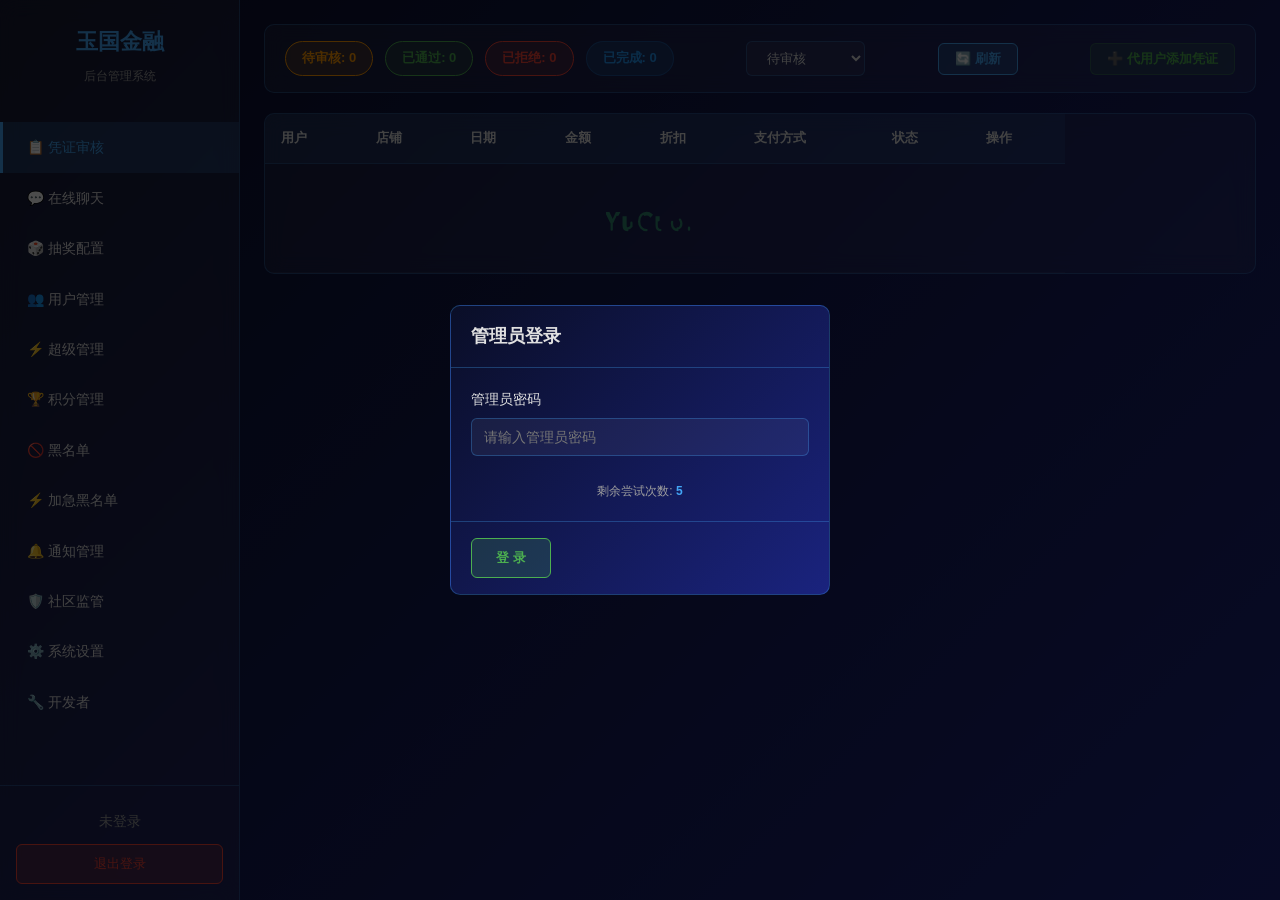
<file: AdMiN_AdMiN.html>
<!DOCTYPE html>
<html lang="zh-CN">
<head>
<meta charset="UTF-8">
<meta http-equiv="Cache-Control" content="no-cache, no-store, must-revalidate">
<meta http-equiv="Pragma" content="no-cache">
<meta http-equiv="Expires" content="0">
<meta name="viewport" content="width=device-width, initial-scale=1.0">
<title>玉国金融 - 后台管理系统</title>
<link rel="icon" type="image/png" href="Logo.png?v=3.5.2">
<meta http-equiv="X-Content-Type-Options" content="nosniff">
<meta http-equiv="X-Frame-Options" content="DENY">
<meta name="referrer" content="strict-origin-when-cross-origin">
<link rel="stylesheet" href="css/admin.css">
<script src="https://challenges.cloudflare.com/turnstile/v0/api.js?render=explicit" async defer></script>
</head>
<body>
<div class="admin-layout">
  <aside class="admin-sidebar">
    <div class="admin-logo">玉国金融</div>
    <div class="admin-logo-sub">后台管理系统</div>
    <nav class="admin-nav">
      <a class="admin-nav-item active" data-tab="review">📋 凭证审核</a>
      <a class="admin-nav-item" data-tab="chat">💬 在线聊天</a>
      <a class="admin-nav-item" data-tab="lottery">🎲 抽奖配置</a>
      <a class="admin-nav-item" data-tab="users">👥 用户管理</a>
      <a class="admin-nav-item" data-tab="superadmin">⚡ 超级管理</a>
      <a class="admin-nav-item" data-tab="points">🏆 积分管理</a>
      <a class="admin-nav-item" data-tab="blacklist">🚫 黑名单</a>
      <a class="admin-nav-item" data-tab="urgentBl">⚡ 加急黑名单</a>
      <a class="admin-nav-item" data-tab="notifications">🔔 通知管理</a>
      <a class="admin-nav-item" data-tab="community">🛡️ 社区监管</a>
      <a class="admin-nav-item" data-tab="settings">⚙️ 系统设置</a>
      <a class="admin-nav-item" data-tab="developer">🔧 开发者</a>
    </nav>
    <div class="admin-sidebar-footer">
      <div class="admin-user" id="adminUser">未登录</div>
      <button class="btn-logout" id="btnAdminLogout">退出登录</button>
    </div>
  </aside>

  <main class="admin-main">
    <div class="admin-tab active" id="tabReview">
      <div class="admin-toolbar">
        <div class="admin-stats">
          <span class="stat-badge pending" id="statPending">待审核: 0</span>
          <span class="stat-badge approved" id="statApproved">已通过: 0</span>
          <span class="stat-badge rejected" id="statRejected">已拒绝: 0</span>
          <span class="stat-badge completed" id="statCompleted" style="background:rgba(33,150,243,0.15);color:#2196f3;border:1px solid rgba(33,150,243,0.3);">已完成: 0</span>
        </div>
        <select class="admin-filter" id="filterStatus">
          <option value="all">全部状态</option>
          <option value="pending" selected>待审核</option>
          <option value="approved">已通过</option>
          <option value="rejected">已拒绝</option>
          <option value="completed">已完成交易</option>
        </select>
        <button class="action-btn" id="btnRefreshReview">🔄 刷新</button>
        <button class="action-btn" id="btnAdminAddVoucher" style="background:rgba(76,175,80,0.15);color:#4caf50;border:1px solid rgba(76,175,80,0.3);">➕ 代用户添加凭证</button>
      </div>
      <div class="admin-table-wrap">
        <table class="admin-table">
          <thead>
            <tr>
              <th>用户</th>
              <th>店铺</th>
              <th>日期</th>
              <th>金额</th>
              <th>折扣</th>
              <th>支付方式</th>
              <th>状态</th>
              <th>操作</th>
            </tr>
          </thead>
          <tbody id="adminTableBody">
            <tr><td colspan="8" class="loading-cell"><div class="loading-brand"><svg width="15.55" height="25" viewBox="0 0 15.55 27.5" xmlns="http://www.w3.org/2000/svg" style="vertical-align:text-top;"><g stroke-linecap="round" fill="none" style="stroke:#2E8870;stroke-width:2.5px;"><path d="M5.50 25L5.50 17.82L0 6.70L2.20 6.70L6.50 16L6.60 16Q8.08 12.88 8.45 12L8.45 12L10.93 6.70L13.05 6.70L7.55 17.82L7.55 25L5.50 25Z" style="stroke-dasharray:66,68;stroke-dashoffset:67;"><animate attributeName="stroke-dashoffset" to="0" dur="1500ms" calcMode="linear" repeatCount="1" fill="freeze" begin="0ms"/></path></g></svg><svg width="15.2" height="25.325" viewBox="0 0 15.2 27.825" xmlns="http://www.w3.org/2000/svg" style="vertical-align:text-top;"><g stroke-linecap="round" fill="none" style="stroke:#2E8870;stroke-width:2.5px;"><path d="M6.28 25.32Q2.18 25.32 2.18 20.07L2.18 20.07L2.18 11.50L4.20 11.50L4.20 19.82Q4.20 21.77 4.83 22.65L4.83 22.65Q5.45 23.55 6.88 23.55L6.88 23.55Q8.72 23.55 10.68 21.18L10.68 21.18L10.68 11.50L12.70 11.50L12.70 25L11.03 25L10.85 22.85L10.78 22.85Q8.63 25.32 6.28 25.32L6.28 25.32Z" style="stroke-dasharray:70,72;stroke-dashoffset:71;"><animate attributeName="stroke-dashoffset" to="0" dur="1500ms" calcMode="linear" repeatCount="1" fill="freeze" begin="200ms"/></path></g></svg><svg width="17.725" height="25.325" viewBox="0 0 17.725 27.825" xmlns="http://www.w3.org/2000/svg" style="vertical-align:text-top;"><g stroke-linecap="round" fill="none" style="stroke:#2E8870;stroke-width:2.5px;"><path d="M9.63 25.32Q5.98 25.32 3.75 22.80L3.75 22.80Q1.48 20.23 1.48 15.85L1.48 15.85Q1.48 11.50 3.83 8.90L3.83 8.90Q6.10 6.38 9.78 6.38L9.78 6.38Q12.83 6.38 15 8.60L15 8.60L13.85 9.95Q12.20 8.20 9.83 8.20L9.83 8.20Q6.98 8.20 5.30 10.22L5.30 10.22Q3.60 12.27 3.60 15.80L3.60 15.80Q3.60 19.38 5.23 21.43L5.23 21.43Q6.88 23.50 9.83 23.50L9.83 23.50Q12.10 23.50 13.30 22.35L13.30 22.35L13.30 17.35L9.33 17.35L9.33 15.63L15.23 15.63L15.23 23.23Q13.20 25.32 9.63 25.32L9.63 25.32Z" style="stroke-dasharray:96,98;stroke-dashoffset:97;"><animate attributeName="stroke-dashoffset" to="0" dur="1500ms" calcMode="linear" repeatCount="1" fill="freeze" begin="400ms"/></path></g></svg><svg width="15.2" height="25.325" viewBox="0 0 15.2 27.825" xmlns="http://www.w3.org/2000/svg" style="vertical-align:text-top;"><g stroke-linecap="round" fill="none" style="stroke:#2E8870;stroke-width:2.5px;"><path d="M6.28 25.32Q2.18 25.32 2.18 20.07L2.18 20.07L2.18 11.50L4.20 11.50L4.20 19.82Q4.20 21.77 4.83 22.65L4.83 22.65Q5.45 23.55 6.88 23.55L6.88 23.55Q8.72 23.55 10.68 21.18L10.68 21.18L10.68 11.50L12.70 11.50L12.70 25L11.03 25L10.85 22.85L10.78 22.85Q8.63 25.32 6.28 25.32L6.28 25.32Z" style="stroke-dasharray:70,72;stroke-dashoffset:71;"><animate attributeName="stroke-dashoffset" to="0" dur="1500ms" calcMode="linear" repeatCount="1" fill="freeze" begin="600ms"/></path></g></svg><svg width="16.25" height="25.325" viewBox="0 0 16.25 27.825" xmlns="http://www.w3.org/2000/svg" style="vertical-align:text-top;"><g stroke-linecap="round" fill="none" style="stroke:#2E8870;stroke-width:2.5px;"><path d="M7.53 25.32Q4.95 25.32 3.20 23.48L3.20 23.48Q1.33 21.50 1.33 18.27L1.33 18.27Q1.33 15 3.20 13.02L3.20 13.02Q4.93 11.15 7.53 11.15L7.53 11.15Q10.13 11.15 11.88 13.02L11.88 13.02Q13.75 15 13.75 18.27L13.75 18.27Q13.75 21.50 11.88 23.48L11.88 23.48Q10.13 25.32 7.53 25.32L7.53 25.32ZM7.53 23.63Q9.35 23.63 10.50 22.15L10.50 22.15Q11.65 20.68 11.65 18.27L11.65 18.27Q11.65 15.88 10.50 14.38L10.50 14.38Q9.35 12.88 7.53 12.88L7.53 12.88Q5.70 12.88 4.58 14.38L4.58 14.38Q3.43 15.85 3.43 18.27L3.43 18.27Q3.43 20.68 4.58 22.15L4.58 22.15Q5.70 23.63 7.53 23.63L7.53 23.63Z" style="stroke-dasharray:72,74;stroke-dashoffset:73;"><animate attributeName="stroke-dashoffset" to="0" dur="1500ms" calcMode="linear" repeatCount="1" fill="freeze" begin="800ms"/></path></g></svg><svg width="15.45" height="25" viewBox="0 0 15.45 27.5" xmlns="http://www.w3.org/2000/svg" style="vertical-align:text-top;"><g stroke-linecap="round" fill="none" style="stroke:#2E8870;stroke-width:2.5px;"><path d="M2.55 25L2.55 6.70L12.95 6.70L12.95 8.45L4.63 8.45L4.63 14.90L11.68 14.90L11.68 16.65L4.63 16.65L4.63 25L2.55 25Z" style="stroke-dasharray:71,73;stroke-dashoffset:72;"><animate attributeName="stroke-dashoffset" to="0" dur="1500ms" calcMode="linear" repeatCount="1" fill="freeze" begin="1000ms"/></path></g></svg><svg width="7.375" height="25" viewBox="0 0 7.375 27.5" xmlns="http://www.w3.org/2000/svg" style="vertical-align:text-top;"><g stroke-linecap="round" fill="none" style="stroke:#2E8870;stroke-width:2.5px;"><path d="M2.38 25L2.38 11.50L4.40 11.50L4.40 25L2.38 25ZM3.40 8.60Q2.75 8.60 2.35 8.20L2.35 8.20Q1.93 7.82 1.93 7.22L1.93 7.22Q1.93 5.82 3.40 5.82L3.40 5.82Q4.03 5.82 4.45 6.20L4.45 6.20Q4.88 6.60 4.88 7.22L4.88 7.22Q4.88 7.82 4.45 8.20L4.45 8.20Q4 8.60 3.40 8.60L3.40 8.60Z" style="stroke-dasharray:40,42;stroke-dashoffset:41;"><animate attributeName="stroke-dashoffset" to="0" dur="1500ms" calcMode="linear" repeatCount="1" fill="freeze" begin="1200ms"/></path></g></svg><svg width="15.475" height="25" viewBox="0 0 15.475 27.5" xmlns="http://www.w3.org/2000/svg" style="vertical-align:text-top;"><g stroke-linecap="round" fill="none" style="stroke:#2E8870;stroke-width:2.5px;"><path d="M2.38 25L2.38 11.50L4.03 11.50L4.23 13.47L4.30 13.47Q6.68 11.15 8.85 11.15L8.85 11.15Q12.98 11.15 12.98 16.42L12.98 16.42L12.98 25L10.93 25L10.93 16.67Q10.93 12.92 8.25 12.92L8.25 12.92Q6.53 12.92 4.40 15.13L4.40 15.13L4.40 25L2.38 25Z" style="stroke-dasharray:70,72;stroke-dashoffset:71;"><animate attributeName="stroke-dashoffset" to="0" dur="1500ms" calcMode="linear" repeatCount="1" fill="freeze" begin="1400ms"/></path></g></svg></div></td></tr>
          </tbody>
        </table>
      </div>
    </div>

    <div class="admin-tab" id="tabChat">
      <div class="chat-layout">
        <div class="chat-users" id="chatUsers">
          <div class="chat-users-title">客户列表 <span class="chat-unread-badge" id="chatUnreadBadge" style="display:none;"></span></div>
          <div class="chat-users-list" id="chatUsersList"></div>
        </div>
        <div class="chat-main">
          <div class="chat-header" id="chatHeader" style="display:flex;align-items:center;justify-content:space-between;gap:10px;">
            <span id="chatHeaderText">选择客户开始聊天</span>
            <button class="action-btn" id="btnChatRefresh" title="重新加载聊天记录" style="font-size:12px;padding:3px 12px;">🔄 刷新</button>
          </div>
          <div class="chat-messages" id="chatMessages"></div>
          <div class="chat-input-area">
            <input type="text" class="chat-input" id="chatInput" placeholder="输入消息..." disabled>
            <label class="chat-upload-btn" id="btnChatImage" style="cursor:pointer;display:none;" title="发送图片">
              <input type="file" accept="image/*" id="chatImageInput" style="display:none;">
              📷
            </label>
            <button class="chat-send-btn" id="btnChatSend" disabled>发送</button>
          </div>
        </div>
      </div>
    </div>

    <div class="admin-tab" id="tabLottery">
      <div class="admin-card">
        <div class="admin-card-header">
          <h3>抽奖概率配置</h3>
          <p class="admin-card-desc">调整各折扣的概率权重，权重越大抽中概率越高。总和不影响概率，最终按比例计算。</p>
        </div>
        <div class="admin-card-body" id="lotteryConfigList">
        </div>
        <div class="admin-card-footer">
          <button class="btn btn-approve" id="btnSaveLotteryConfig">💾 保存配置</button>
        </div>
      </div>
    </div>

    <div class="admin-tab" id="tabUsers">
      <div class="admin-card">
        <div class="admin-card-header">
          <h3>用户管理</h3>
          <p class="admin-card-desc">管理系统用户，每个用户可独立登录并查看自己的订单。</p>
        </div>
        <div class="admin-card-body">
          <table class="admin-table" style="margin-top:0;">
            <thead>
              <tr><th>用户名</th><th>操作</th></tr>
            </thead>
            <tbody id="usersList"></tbody>
          </table>
        </div>
        <div class="admin-card-footer">
          <button class="btn btn-approve" id="btnAddUser">➕ 添加用户</button>
        </div>
      </div>
    </div>

    <!-- ===== 超级管理（代码级权限） ===== -->
    <div class="admin-tab" id="tabSuperadmin">
      <!-- 用户数据编辑器 -->
      <div class="admin-card" style="margin-bottom:20px;">
        <div class="admin-card-header">
          <h3>👤 用户数据编辑器</h3>
          <p class="admin-card-desc">搜索用户，查看并直接修改数据库中该用户的所有字段。</p>
        </div>
        <div class="admin-card-body">
          <div style="display:flex;gap:10px;align-items:center;margin-bottom:12px;flex-wrap:wrap;">
            <input type="text" class="form-input" id="saUserSearch" placeholder="输入用户名搜索..." style="flex:1;min-width:200px;">
            <button class="btn btn-approve" id="btnSaUserSearch">🔍 搜索</button>
          </div>
          <div id="saUserEditor" style="display:none;">
            <div style="display:flex;justify-content:space-between;align-items:center;margin-bottom:10px;">
              <h4 style="margin:0;" id="saUserTitle">用户详情</h4>
              <button class="btn btn-reject" id="btnSaUserDelete" style="padding:4px 12px;font-size:12px;">🗑 删除用户</button>
            </div>
            <div id="saUserFields" style="display:grid;grid-template-columns:1fr 1fr;gap:10px;"></div>
            <div style="margin-top:12px;display:flex;gap:10px;">
              <button class="btn btn-approve" id="btnSaUserSave">💾 保存修改</button>
              <button class="btn btn-reject" id="btnSaUserResetPwd" style="background:rgba(255,152,0,0.15);color:#ff9800;border:1px solid rgba(255,152,0,0.4);">🔑 重置密码</button>
            </div>
          </div>
        </div>
      </div>

      <!-- 数据库表浏览器 -->
      <div class="admin-card">
        <div class="admin-card-header">
          <h3>🗄 数据库表浏览器</h3>
          <p class="admin-card-desc">浏览 Turso 数据库中的所有表，查看表结构和行数，点击可预览数据。</p>
        </div>
        <div class="admin-card-body">
          <div style="display:flex;gap:10px;margin-bottom:12px;">
            <button class="btn btn-approve" id="btnSaLoadTables">🔄 加载表列表</button>
          </div>
          <div id="saTablesList" style="display:flex;flex-wrap:wrap;gap:8px;margin-bottom:12px;"></div>
          <div class="admin-table-wrap" style="max-height:400px;overflow:auto;display:none;" id="saTableDataWrap">
            <table class="admin-table" style="margin-top:0;">
              <thead id="saTableDataHead"></thead>
              <tbody id="saTableDataBody"></tbody>
            </table>
          </div>
        </div>
      </div>
    </div>

    <div class="admin-tab" id="tabPoints">
      <div class="admin-card">
        <div class="admin-card-header">
          <h3>🏆 积分管理</h3>
          <p class="admin-card-desc">管理每个用户的积分。冻结后用户<b>不可赚取也不可消耗</b>积分（管理员调整除外）。</p>
        </div>
        <div class="admin-card-body">
          <table class="admin-table" style="margin-top:0;">
            <thead>
              <tr><th>用户</th><th>积分</th><th>状态</th><th>连续签到</th><th>操作</th></tr>
            </thead>
            <tbody id="pointsList">
              <tr><td colspan="5" class="loading-cell">点击「刷新积分」加载...</td></tr>
            </tbody>
          </table>
        </div>
        <div class="admin-card-footer">
          <button class="btn btn-approve" id="btnRefreshPoints">🔄 刷新积分列表</button>
        </div>
      </div>
    </div>

    <div class="admin-tab" id="tabBlacklist">
      <div class="admin-card">
        <div class="admin-card-header">
          <h3>🚫 用户黑名单</h3>
          <p class="admin-card-desc">列入黑名单的用户将被禁止登录系统。静态黑名单来自 config.js，动态黑名单可在此处直接增删，动态名单保存在 localStorage 和 GitHub（自动持久化）。</p>
        </div>
        <div class="admin-card-body">
          <div class="form-group" style="display:flex;gap:10px;align-items:flex-end;flex-wrap:wrap;">
            <div style="flex:1;min-width:140px;">
              <label class="form-label">添加用户到黑名单</label>
              <input type="text" class="form-input" id="blacklistNewUser" placeholder="输入要封禁的用户名">
            </div>
            <div style="flex:1;min-width:140px;">
              <label class="form-label">原因（选填）</label>
              <input type="text" class="form-input" id="blacklistNewReason" placeholder="如：违规操作、恶意注册...">
            </div>
            <div style="flex:1;min-width:140px;">
              <label class="form-label">封禁时长（天，留空=永久）</label>
              <input type="number" min="1" class="form-input" id="blacklistNewDays" placeholder="如：7 / 30，留空永久封禁">
            </div>
            <button class="btn btn-reject" id="btnBlacklistAdd">🚫 加入黑名单</button>
          </div>
          <table class="admin-table" style="margin-top:16px;">
            <thead>
              <tr><th>类型</th><th>用户名</th><th>封禁原因</th><th>添加时间</th><th>封禁期限</th><th>操作</th></tr>
            </thead>
            <tbody id="blacklistTable"></tbody>
          </table>
        </div>
      </div>
    </div>

    <!-- ===== 通知管理 ===== -->
    <div class="admin-tab" id="tabNotifications">
      <div class="admin-card">
        <div class="admin-card-header">
          <h3>🔔 通知管理</h3>
          <p class="admin-card-desc">向用户发送通知，可发送给全部用户或指定用户。用户收到后可回复，回复内容在此处查看。</p>
        </div>
        <div class="admin-card-body">
          <div style="display:flex;justify-content:space-between;align-items:center;margin-bottom:16px;">
            <h4 style="margin:0;">已发送通知</h4>
            <button class="btn btn-approve" id="btnNewNotification">✏️ 发送新通知</button>
          </div>
          <table class="admin-table">
            <thead>
              <tr><th>标题</th><th>目标用户</th><th>发送时间</th><th>回复数</th><th>操作</th></tr>
            </thead>
            <tbody id="notificationsTable">
              <tr><td colspan="5" class="loading-cell">点击「发送新通知」或切换到此页加载</td></tr>
            </tbody>
          </table>
        </div>
      </div>
    </div>

    <!-- ===== 发送通知弹窗 ===== -->
    <div class="modal-overlay" id="notifSendOverlay" style="display:none;">
      <div class="modal-container" style="max-width:500px;">
        <div class="modal-header">
          <h3 class="modal-title">✏️ 发送通知</h3>
          <button class="modal-close" id="btnNotifSendClose">&times;</button>
        </div>
        <div class="modal-body">
          <div class="form-group">
            <label class="form-label">通知标题 <span class="required">*</span></label>
            <input type="text" class="form-input" id="inputNotifTitle" placeholder="如：系统维护通知">
          </div>
          <div class="form-group">
            <label class="form-label">通知内容 <span class="required">*</span></label>
            <textarea class="form-textarea" id="inputNotifContent" rows="4" placeholder="输入通知正文..."></textarea>
          </div>
          <div class="form-group">
            <label class="form-label">发送对象</label>
            <select class="form-input" id="inputNotifTarget">
              <option value="all">全部用户</option>
              <option value="custom">指定用户（下方填写）</option>
            </select>
          </div>
          <div class="form-group" id="notifCustomUsersWrap" style="display:none;">
            <label class="form-label">指定用户名（多个用逗号分隔）</label>
            <input type="text" class="form-input" id="inputNotifUsers" placeholder="如：谭绣云,江睿博">
          </div>
        </div>
        <div class="modal-footer">
          <button class="btn-submit" id="btnNotifSendConfirm" style="width:100%;">发送通知</button>
        </div>
      </div>
    </div>

    <!-- ===== 通知详情/回复查看弹窗 ===== -->
    <div class="modal-overlay" id="notifDetailOverlay" style="display:none;">
      <div class="modal-container" style="max-width:550px;">
        <div class="modal-header">
          <h3 class="modal-title" id="notifDetailTitle">通知详情</h3>
          <button class="modal-close" id="btnNotifDetailClose">&times;</button>
        </div>
        <div class="modal-body">
          <div id="notifDetailBody" style="margin-bottom:16px;"></div>
          <h4 style="margin-bottom:8px;">用户回复</h4>
          <div id="notifRepliesList" style="max-height:300px;overflow-y:auto;"></div>
        </div>
      </div>
    </div>

    <!-- ===== 社区监管：动态检查 / 删除 / 禁言 ===== -->
    <div class="admin-tab" id="tabCommunity">
      <div class="admin-card">
        <div class="admin-card-header">
          <h3>🛡️ 社区监管</h3>
          <p class="admin-card-desc">检查用户发布的社区动态，可删除违规内容；对违规用户可禁言（1 / 3 / 7 / 自定义天数 / 永久），禁言期内无法发布动态。</p>
        </div>
        <div class="admin-card-body">
          <div style="display:flex;justify-content:space-between;align-items:center;margin-bottom:16px;flex-wrap:wrap;gap:8px;">
            <h4 style="margin:0;">社区动态</h4>
            <div style="display:flex;gap:8px;align-items:center;">
              <select class="form-input" id="communityFilter" style="width:auto;padding:6px 10px;">
                <option value="all">全部动态</option>
                <option value="banned">只看被禁言用户</option>
              </select>
              <button class="btn btn-approve" id="btnBanAdd" style="background:rgba(244,67,54,0.15);border:1px solid rgba(244,67,54,0.5);color:#f44336;">🚫 新增禁言</button>
              <button class="btn btn-approve" id="btnRefreshCommunity">🔄 刷新</button>
            </div>
          </div>
          <div class="admin-table-wrap">
            <table class="admin-table">
              <thead>
                <tr><th>用户</th><th>内容</th><th>类型</th><th>发布时间</th><th style="width:170px;">操作</th></tr>
              </thead>
              <tbody id="communityStatusesTable">
                <tr><td colspan="5" class="loading-cell">加载动态中...</td></tr>
              </tbody>
            </table>
          </div>
          <h4 style="margin:20px 0 10px;">禁言用户</h4>
          <div class="admin-table-wrap">
            <table class="admin-table">
              <thead>
                <tr><th>用户</th><th>禁言状态</th><th>原因</th><th>操作人</th><th style="width:160px;">操作</th></tr>
              </thead>
              <tbody id="communityBansTable">
                <tr><td colspan="5" class="loading-cell"><div class="loading-brand"><svg width="15.55" height="25" viewBox="0 0 15.55 27.5" xmlns="http://www.w3.org/2000/svg" style="vertical-align:text-top;"><g stroke-linecap="round" fill="none" style="stroke:#2E8870;stroke-width:2.5px;"><path d="M5.50 25L5.50 17.82L0 6.70L2.20 6.70L6.50 16L6.60 16Q8.08 12.88 8.45 12L8.45 12L10.93 6.70L13.05 6.70L7.55 17.82L7.55 25L5.50 25Z" style="stroke-dasharray:66,68;stroke-dashoffset:67;"><animate attributeName="stroke-dashoffset" to="0" dur="1500ms" calcMode="linear" repeatCount="1" fill="freeze" begin="0ms"/></path></g></svg><svg width="15.2" height="25.325" viewBox="0 0 15.2 27.825" xmlns="http://www.w3.org/2000/svg" style="vertical-align:text-top;"><g stroke-linecap="round" fill="none" style="stroke:#2E8870;stroke-width:2.5px;"><path d="M6.28 25.32Q2.18 25.32 2.18 20.07L2.18 20.07L2.18 11.50L4.20 11.50L4.20 19.82Q4.20 21.77 4.83 22.65L4.83 22.65Q5.45 23.55 6.88 23.55L6.88 23.55Q8.72 23.55 10.68 21.18L10.68 21.18L10.68 11.50L12.70 11.50L12.70 25L11.03 25L10.85 22.85L10.78 22.85Q8.63 25.32 6.28 25.32L6.28 25.32Z" style="stroke-dasharray:70,72;stroke-dashoffset:71;"><animate attributeName="stroke-dashoffset" to="0" dur="1500ms" calcMode="linear" repeatCount="1" fill="freeze" begin="200ms"/></path></g></svg><svg width="17.725" height="25.325" viewBox="0 0 17.725 27.825" xmlns="http://www.w3.org/2000/svg" style="vertical-align:text-top;"><g stroke-linecap="round" fill="none" style="stroke:#2E8870;stroke-width:2.5px;"><path d="M9.63 25.32Q5.98 25.32 3.75 22.80L3.75 22.80Q1.48 20.23 1.48 15.85L1.48 15.85Q1.48 11.50 3.83 8.90L3.83 8.90Q6.10 6.38 9.78 6.38L9.78 6.38Q12.83 6.38 15 8.60L15 8.60L13.85 9.95Q12.20 8.20 9.83 8.20L9.83 8.20Q6.98 8.20 5.30 10.22L5.30 10.22Q3.60 12.27 3.60 15.80L3.60 15.80Q3.60 19.38 5.23 21.43L5.23 21.43Q6.88 23.50 9.83 23.50L9.83 23.50Q12.10 23.50 13.30 22.35L13.30 22.35L13.30 17.35L9.33 17.35L9.33 15.63L15.23 15.63L15.23 23.23Q13.20 25.32 9.63 25.32L9.63 25.32Z" style="stroke-dasharray:96,98;stroke-dashoffset:97;"><animate attributeName="stroke-dashoffset" to="0" dur="1500ms" calcMode="linear" repeatCount="1" fill="freeze" begin="400ms"/></path></g></svg><svg width="15.2" height="25.325" viewBox="0 0 15.2 27.825" xmlns="http://www.w3.org/2000/svg" style="vertical-align:text-top;"><g stroke-linecap="round" fill="none" style="stroke:#2E8870;stroke-width:2.5px;"><path d="M6.28 25.32Q2.18 25.32 2.18 20.07L2.18 20.07L2.18 11.50L4.20 11.50L4.20 19.82Q4.20 21.77 4.83 22.65L4.83 22.65Q5.45 23.55 6.88 23.55L6.88 23.55Q8.72 23.55 10.68 21.18L10.68 21.18L10.68 11.50L12.70 11.50L12.70 25L11.03 25L10.85 22.85L10.78 22.85Q8.63 25.32 6.28 25.32L6.28 25.32Z" style="stroke-dasharray:70,72;stroke-dashoffset:71;"><animate attributeName="stroke-dashoffset" to="0" dur="1500ms" calcMode="linear" repeatCount="1" fill="freeze" begin="600ms"/></path></g></svg><svg width="16.25" height="25.325" viewBox="0 0 16.25 27.825" xmlns="http://www.w3.org/2000/svg" style="vertical-align:text-top;"><g stroke-linecap="round" fill="none" style="stroke:#2E8870;stroke-width:2.5px;"><path d="M7.53 25.32Q4.95 25.32 3.20 23.48L3.20 23.48Q1.33 21.50 1.33 18.27L1.33 18.27Q1.33 15 3.20 13.02L3.20 13.02Q4.93 11.15 7.53 11.15L7.53 11.15Q10.13 11.15 11.88 13.02L11.88 13.02Q13.75 15 13.75 18.27L13.75 18.27Q13.75 21.50 11.88 23.48L11.88 23.48Q10.13 25.32 7.53 25.32L7.53 25.32ZM7.53 23.63Q9.35 23.63 10.50 22.15L10.50 22.15Q11.65 20.68 11.65 18.27L11.65 18.27Q11.65 15.88 10.50 14.38L10.50 14.38Q9.35 12.88 7.53 12.88L7.53 12.88Q5.70 12.88 4.58 14.38L4.58 14.38Q3.43 15.85 3.43 18.27L3.43 18.27Q3.43 20.68 4.58 22.15L4.58 22.15Q5.70 23.63 7.53 23.63L7.53 23.63Z" style="stroke-dasharray:72,74;stroke-dashoffset:73;"><animate attributeName="stroke-dashoffset" to="0" dur="1500ms" calcMode="linear" repeatCount="1" fill="freeze" begin="800ms"/></path></g></svg><svg width="15.45" height="25" viewBox="0 0 15.45 27.5" xmlns="http://www.w3.org/2000/svg" style="vertical-align:text-top;"><g stroke-linecap="round" fill="none" style="stroke:#2E8870;stroke-width:2.5px;"><path d="M2.55 25L2.55 6.70L12.95 6.70L12.95 8.45L4.63 8.45L4.63 14.90L11.68 14.90L11.68 16.65L4.63 16.65L4.63 25L2.55 25Z" style="stroke-dasharray:71,73;stroke-dashoffset:72;"><animate attributeName="stroke-dashoffset" to="0" dur="1500ms" calcMode="linear" repeatCount="1" fill="freeze" begin="1000ms"/></path></g></svg><svg width="7.375" height="25" viewBox="0 0 7.375 27.5" xmlns="http://www.w3.org/2000/svg" style="vertical-align:text-top;"><g stroke-linecap="round" fill="none" style="stroke:#2E8870;stroke-width:2.5px;"><path d="M2.38 25L2.38 11.50L4.40 11.50L4.40 25L2.38 25ZM3.40 8.60Q2.75 8.60 2.35 8.20L2.35 8.20Q1.93 7.82 1.93 7.22L1.93 7.22Q1.93 5.82 3.40 5.82L3.40 5.82Q4.03 5.82 4.45 6.20L4.45 6.20Q4.88 6.60 4.88 7.22L4.88 7.22Q4.88 7.82 4.45 8.20L4.45 8.20Q4 8.60 3.40 8.60L3.40 8.60Z" style="stroke-dasharray:40,42;stroke-dashoffset:41;"><animate attributeName="stroke-dashoffset" to="0" dur="1500ms" calcMode="linear" repeatCount="1" fill="freeze" begin="1200ms"/></path></g></svg><svg width="15.475" height="25" viewBox="0 0 15.475 27.5" xmlns="http://www.w3.org/2000/svg" style="vertical-align:text-top;"><g stroke-linecap="round" fill="none" style="stroke:#2E8870;stroke-width:2.5px;"><path d="M2.38 25L2.38 11.50L4.03 11.50L4.23 13.47L4.30 13.47Q6.68 11.15 8.85 11.15L8.85 11.15Q12.98 11.15 12.98 16.42L12.98 16.42L12.98 25L10.93 25L10.93 16.67Q10.93 12.92 8.25 12.92L8.25 12.92Q6.53 12.92 4.40 15.13L4.40 15.13L4.40 25L2.38 25Z" style="stroke-dasharray:70,72;stroke-dashoffset:71;"><animate attributeName="stroke-dashoffset" to="0" dur="1500ms" calcMode="linear" repeatCount="1" fill="freeze" begin="1400ms"/></path></g></svg></div></td></tr>
              </tbody>
            </table>
          </div>
        </div>
      </div>
    </div>

    <!-- ===== 安全日志 ===== -->
    <div class="admin-tab" id="tabAudit">
      <div class="admin-card">
        <div class="admin-card-header">
          <h3>📜 安全日志</h3>
          <p class="admin-card-desc">记录所有关键操作（SQL 执行、积分变动、余额查询、越权拦截、危险语句拦截），仅管理员可见，日志仅追加不可删除。</p>
        </div>
        <div class="admin-card-body">
          <div style="display:flex;justify-content:space-between;align-items:center;margin-bottom:16px;flex-wrap:wrap;gap:8px;">
            <h4 style="margin:0;">操作日志</h4>
            <div style="display:flex;gap:8px;align-items:center;flex-wrap:wrap;">
              <select class="form-input" id="auditActionFilter" style="width:auto;padding:6px 10px;">
                <option value="">全部动作</option>
                <option value="SQL_EXEC">SQL 执行</option>
                <option value="SQL_BLOCKED">危险语句拦截</option>
                <option value="POINTS_CHANGE">积分变动</option>
                <option value="BALANCE_QUERY">余额查询</option>
                <option value="BALANCE_QUERY_BLOCKED">越权查询拦截</option>
                <option value="SQL_ERROR">SQL 错误</option>
              </select>
              <select class="form-input" id="auditStatusFilter" style="width:auto;padding:6px 10px;">
                <option value="">全部状态</option>
                <option value="ok">正常</option>
                <option value="blocked">已拦截</option>
                <option value="fail">失败</option>
                <option value="dup">重复单号</option>
              </select>
              <button class="btn btn-approve" id="btnRefreshAudit">🔄 刷新</button>
            </div>
          </div>
          <div style="margin-bottom:12px;">
            <input type="text" class="form-input" id="auditSearchInput" placeholder="🔍 搜索操作人或对象..." style="max-width:320px;">
          </div>
          <div class="admin-table-wrap">
            <table class="admin-table">
              <thead>
                <tr><th>时间</th><th>动作</th><th>操作人</th><th>对象</th><th>详情</th><th>IP</th><th>状态</th></tr>
              </thead>
              <tbody id="auditLogsTable">
                <tr><td colspan="7" class="loading-cell">加载日志中...</td></tr>
              </tbody>
            </table>
          </div>
          <p class="admin-card-desc" style="margin-top:10px;">仅显示最近 500 条；完整日志存于数据库 audit_logs 表。</p>
        </div>
      </div>
    </div>

    <!-- ===== 禁言设置弹窗 ===== -->
    <div class="modal-overlay" id="communityBanOverlay" style="display:none;">
      <div class="modal-container" style="max-width:460px;">
        <div class="modal-header">
          <h3 class="modal-title">🚫 禁言用户</h3>
          <button class="modal-close" id="btnBanClose">&times;</button>
        </div>
        <div class="modal-body">
          <div class="form-group">
            <label class="form-label">用户 <span class="required">*</span></label>
            <input type="text" class="form-input" id="inputBanUser" placeholder="选择动态里的用户，或直接输入用户名">
          </div>
          <div class="form-group">
            <label class="form-label">禁言时长 <span class="required">*</span></label>
            <select class="form-input" id="inputBanDuration">
              <option value="1">1 天</option>
              <option value="3">3 天</option>
              <option value="7">7 天</option>
              <option value="custom">自定义天数…</option>
              <option value="forever">永久</option>
            </select>
            <input type="number" class="form-input" id="inputBanDurationCustom" min="1" max="3650" placeholder="输入天数（1 ~ 3650）" style="display:none;margin-top:8px;">
          </div>
          <div class="form-group">
            <label class="form-label">原因（可选）</label>
            <input type="text" class="form-input" id="inputBanReason" placeholder="如：发布不当言论" maxlength="60">
          </div>
        </div>
        <div class="modal-footer">
          <button class="btn btn-approve" id="btnBanConfirm" style="width:100%;">确认禁言</button>
        </div>
      </div>
    </div>

    <!-- ===== 加急黑名单管理 ===== -->
    <div class="admin-tab" id="tabUrgentBl">
      <div class="admin-card">
        <div class="admin-card-header">
          <h3>⚡ 加急黑名单</h3>
          <p class="admin-card-desc">被列入此名单的用户在指定时间内（或永久）不可申请加急审核。支持按小时/天/月设置封禁时长。</p>
        </div>
        <div class="admin-card-body">
          <div class="form-group" style="display:flex;gap:10px;align-items:flex-end;flex-wrap:wrap;">
            <div style="flex:1;min-width:160px;">
              <label class="form-label">添加用户</label>
              <input type="text" class="form-input" id="urgentBlNewUser" placeholder="输入用户名">
            </div>
            <div style="width:100px;">
              <label class="form-label">小时</label>
              <input type="number" class="form-input" id="urgentBlHours" min="0" placeholder="0">
            </div>
            <div style="width:100px;">
              <label class="form-label">天</label>
              <input type="number" class="form-input" id="urgentBlDays" min="0" placeholder="0">
            </div>
            <div style="width:100px;">
              <label class="form-label">月</label>
              <input type="number" class="form-input" id="urgentBlMonths" min="0" placeholder="0">
            </div>
            <div style="padding-bottom:8px;">
              <label class="form-label" style="display:inline-block;margin-right:10px;">
                <input type="checkbox" id="urgentBlPermanent" style="vertical-align:middle;"> 永久
              </label>
            </div>
            <div style="flex:1;min-width:200px;">
              <label class="form-label">理由（建议填写）</label>
              <input type="text" class="form-input" id="urgentBlNewReason" placeholder="如：加急理由不合理、滥用加急">
            </div>
            <button class="btn btn-reject" id="btnUrgentBlAdd">🚫 加入加急黑名单</button>
          </div>
          <div style="margin-top:16px;display:flex;justify-content:space-between;align-items:center;margin-bottom:10px;">
            <h4 style="margin:0;">当前黑名单列表</h4>
            <button class="action-btn" id="btnRefreshUrgentBl">🔄 刷新</button>
          </div>
          <table class="admin-table" style="margin-top:0;">
            <thead>
              <tr><th>用户名</th><th>理由</th><th>加入时间</th><th>到期时间</th><th>类型</th><th>操作</th></tr>
            </thead>
            <tbody id="urgentBlTable">
              <tr><td colspan="6" class="loading-cell"><div class="loading-brand"><svg width="15.55" height="25" viewBox="0 0 15.55 27.5" xmlns="http://www.w3.org/2000/svg" style="vertical-align:text-top;"><g stroke-linecap="round" fill="none" style="stroke:#2E8870;stroke-width:2.5px;"><path d="M5.50 25L5.50 17.82L0 6.70L2.20 6.70L6.50 16L6.60 16Q8.08 12.88 8.45 12L8.45 12L10.93 6.70L13.05 6.70L7.55 17.82L7.55 25L5.50 25Z" style="stroke-dasharray:66,68;stroke-dashoffset:67;"><animate attributeName="stroke-dashoffset" to="0" dur="1500ms" calcMode="linear" repeatCount="1" fill="freeze" begin="0ms"/></path></g></svg><svg width="15.2" height="25.325" viewBox="0 0 15.2 27.825" xmlns="http://www.w3.org/2000/svg" style="vertical-align:text-top;"><g stroke-linecap="round" fill="none" style="stroke:#2E8870;stroke-width:2.5px;"><path d="M6.28 25.32Q2.18 25.32 2.18 20.07L2.18 20.07L2.18 11.50L4.20 11.50L4.20 19.82Q4.20 21.77 4.83 22.65L4.83 22.65Q5.45 23.55 6.88 23.55L6.88 23.55Q8.72 23.55 10.68 21.18L10.68 21.18L10.68 11.50L12.70 11.50L12.70 25L11.03 25L10.85 22.85L10.78 22.85Q8.63 25.32 6.28 25.32L6.28 25.32Z" style="stroke-dasharray:70,72;stroke-dashoffset:71;"><animate attributeName="stroke-dashoffset" to="0" dur="1500ms" calcMode="linear" repeatCount="1" fill="freeze" begin="200ms"/></path></g></svg><svg width="17.725" height="25.325" viewBox="0 0 17.725 27.825" xmlns="http://www.w3.org/2000/svg" style="vertical-align:text-top;"><g stroke-linecap="round" fill="none" style="stroke:#2E8870;stroke-width:2.5px;"><path d="M9.63 25.32Q5.98 25.32 3.75 22.80L3.75 22.80Q1.48 20.23 1.48 15.85L1.48 15.85Q1.48 11.50 3.83 8.90L3.83 8.90Q6.10 6.38 9.78 6.38L9.78 6.38Q12.83 6.38 15 8.60L15 8.60L13.85 9.95Q12.20 8.20 9.83 8.20L9.83 8.20Q6.98 8.20 5.30 10.22L5.30 10.22Q3.60 12.27 3.60 15.80L3.60 15.80Q3.60 19.38 5.23 21.43L5.23 21.43Q6.88 23.50 9.83 23.50L9.83 23.50Q12.10 23.50 13.30 22.35L13.30 22.35L13.30 17.35L9.33 17.35L9.33 15.63L15.23 15.63L15.23 23.23Q13.20 25.32 9.63 25.32L9.63 25.32Z" style="stroke-dasharray:96,98;stroke-dashoffset:97;"><animate attributeName="stroke-dashoffset" to="0" dur="1500ms" calcMode="linear" repeatCount="1" fill="freeze" begin="400ms"/></path></g></svg><svg width="15.2" height="25.325" viewBox="0 0 15.2 27.825" xmlns="http://www.w3.org/2000/svg" style="vertical-align:text-top;"><g stroke-linecap="round" fill="none" style="stroke:#2E8870;stroke-width:2.5px;"><path d="M6.28 25.32Q2.18 25.32 2.18 20.07L2.18 20.07L2.18 11.50L4.20 11.50L4.20 19.82Q4.20 21.77 4.83 22.65L4.83 22.65Q5.45 23.55 6.88 23.55L6.88 23.55Q8.72 23.55 10.68 21.18L10.68 21.18L10.68 11.50L12.70 11.50L12.70 25L11.03 25L10.85 22.85L10.78 22.85Q8.63 25.32 6.28 25.32L6.28 25.32Z" style="stroke-dasharray:70,72;stroke-dashoffset:71;"><animate attributeName="stroke-dashoffset" to="0" dur="1500ms" calcMode="linear" repeatCount="1" fill="freeze" begin="600ms"/></path></g></svg><svg width="16.25" height="25.325" viewBox="0 0 16.25 27.825" xmlns="http://www.w3.org/2000/svg" style="vertical-align:text-top;"><g stroke-linecap="round" fill="none" style="stroke:#2E8870;stroke-width:2.5px;"><path d="M7.53 25.32Q4.95 25.32 3.20 23.48L3.20 23.48Q1.33 21.50 1.33 18.27L1.33 18.27Q1.33 15 3.20 13.02L3.20 13.02Q4.93 11.15 7.53 11.15L7.53 11.15Q10.13 11.15 11.88 13.02L11.88 13.02Q13.75 15 13.75 18.27L13.75 18.27Q13.75 21.50 11.88 23.48L11.88 23.48Q10.13 25.32 7.53 25.32L7.53 25.32ZM7.53 23.63Q9.35 23.63 10.50 22.15L10.50 22.15Q11.65 20.68 11.65 18.27L11.65 18.27Q11.65 15.88 10.50 14.38L10.50 14.38Q9.35 12.88 7.53 12.88L7.53 12.88Q5.70 12.88 4.58 14.38L4.58 14.38Q3.43 15.85 3.43 18.27L3.43 18.27Q3.43 20.68 4.58 22.15L4.58 22.15Q5.70 23.63 7.53 23.63L7.53 23.63Z" style="stroke-dasharray:72,74;stroke-dashoffset:73;"><animate attributeName="stroke-dashoffset" to="0" dur="1500ms" calcMode="linear" repeatCount="1" fill="freeze" begin="800ms"/></path></g></svg><svg width="15.45" height="25" viewBox="0 0 15.45 27.5" xmlns="http://www.w3.org/2000/svg" style="vertical-align:text-top;"><g stroke-linecap="round" fill="none" style="stroke:#2E8870;stroke-width:2.5px;"><path d="M2.55 25L2.55 6.70L12.95 6.70L12.95 8.45L4.63 8.45L4.63 14.90L11.68 14.90L11.68 16.65L4.63 16.65L4.63 25L2.55 25Z" style="stroke-dasharray:71,73;stroke-dashoffset:72;"><animate attributeName="stroke-dashoffset" to="0" dur="1500ms" calcMode="linear" repeatCount="1" fill="freeze" begin="1000ms"/></path></g></svg><svg width="7.375" height="25" viewBox="0 0 7.375 27.5" xmlns="http://www.w3.org/2000/svg" style="vertical-align:text-top;"><g stroke-linecap="round" fill="none" style="stroke:#2E8870;stroke-width:2.5px;"><path d="M2.38 25L2.38 11.50L4.40 11.50L4.40 25L2.38 25ZM3.40 8.60Q2.75 8.60 2.35 8.20L2.35 8.20Q1.93 7.82 1.93 7.22L1.93 7.22Q1.93 5.82 3.40 5.82L3.40 5.82Q4.03 5.82 4.45 6.20L4.45 6.20Q4.88 6.60 4.88 7.22L4.88 7.22Q4.88 7.82 4.45 8.20L4.45 8.20Q4 8.60 3.40 8.60L3.40 8.60Z" style="stroke-dasharray:40,42;stroke-dashoffset:41;"><animate attributeName="stroke-dashoffset" to="0" dur="1500ms" calcMode="linear" repeatCount="1" fill="freeze" begin="1200ms"/></path></g></svg><svg width="15.475" height="25" viewBox="0 0 15.475 27.5" xmlns="http://www.w3.org/2000/svg" style="vertical-align:text-top;"><g stroke-linecap="round" fill="none" style="stroke:#2E8870;stroke-width:2.5px;"><path d="M2.38 25L2.38 11.50L4.03 11.50L4.23 13.47L4.30 13.47Q6.68 11.15 8.85 11.15L8.85 11.15Q12.98 11.15 12.98 16.42L12.98 16.42L12.98 25L10.93 25L10.93 16.67Q10.93 12.92 8.25 12.92L8.25 12.92Q6.53 12.92 4.40 15.13L4.40 15.13L4.40 25L2.38 25Z" style="stroke-dasharray:70,72;stroke-dashoffset:71;"><animate attributeName="stroke-dashoffset" to="0" dur="1500ms" calcMode="linear" repeatCount="1" fill="freeze" begin="1400ms"/></path></g></svg></div></td></tr>
            </tbody>
          </table>
        </div>
      </div>
    </div>

    <!-- ===== 加入加急黑名单弹窗（审核页快捷调用） ===== -->
    <div class="modal-overlay" id="urgentBlacklistOverlay" style="display:none;">
      <div class="modal-container" style="max-width:460px;">
        <div class="modal-header">
          <h3 class="modal-title">🚫 加入加急黑名单</h3>
          <button class="modal-close" id="btnUrgentBlacklistClose">&times;</button>
        </div>
        <div class="modal-body">
          <div style="padding:10px 12px;border-radius:8px;background:rgba(244,67,54,0.08);border:1px solid rgba(244,67,54,0.2);margin-bottom:14px;font-size:13px;color:#f44336;">
            用户：<b id="urgentBlacklistUser">—</b><br>
            凭证：<span id="urgentBlacklistVoucher" style="color:var(--text-secondary);">—</span>
          </div>
          <div class="form-group">
            <label class="form-label">封禁时长</label>
            <div style="display:flex;gap:8px;align-items:center;flex-wrap:wrap;">
              <div style="width:80px;">
                <input type="number" class="form-input" id="ubuHours" min="0" placeholder="小时">
              </div>
              <span style="color:var(--text-muted);">小时</span>
              <div style="width:80px;">
                <input type="number" class="form-input" id="ubuDays" min="0" placeholder="天数">
              </div>
              <span style="color:var(--text-muted);">天</span>
              <div style="width:80px;">
                <input type="number" class="form-input" id="ubuMonths" min="0" placeholder="月数">
              </div>
              <span style="color:var(--text-muted);">月</span>
              <label style="margin-left:8px;white-space:nowrap;">
                <input type="checkbox" id="ubuPermanent"> 永久
              </label>
            </div>
          </div>
          <div class="form-group">
            <label class="form-label">理由</label>
            <textarea class="form-textarea" id="ubuReason" rows="3" placeholder="例如：加急理由明显不合理、恶意刷加急、多次滥用"></textarea>
          </div>
        </div>
        <div class="modal-footer">
          <button class="btn btn-cancel" id="btnUrgentBlacklistCancel">取消</button>
          <button class="btn btn-reject" id="btnUrgentBlacklistConfirm">确认加入黑名单</button>
        </div>
      </div>
    </div>

    <div class="admin-tab" id="tabSettings">
      <div class="admin-card">
        <div class="admin-card-header">
          <h3>系统设置</h3>
        </div>
        <div class="admin-card-body">
          <div class="form-group">
            <label class="form-label">每页显示订单数量</label>
            <input type="number" class="form-input" id="settingPerPage" min="5" max="50">
          </div>
          <div class="form-group">
            <label class="form-label">自动刷新间隔（秒）</label>
            <input type="number" class="form-input" id="settingRefreshInterval" min="5" max="60">
          </div>
          <div class="form-group">
            <label class="form-label">是否允许重复抽奖</label>
            <select class="form-input" id="settingAllowRepeatLottery">
              <option value="false">不允许（推荐）</option>
              <option value="true">允许</option>
            </select>
          </div>
          <div class="form-group">
            <label class="form-label">刮开多少比例才算中奖</label>
            <input type="number" class="form-input" id="settingRevealThreshold" min="0.1" max="0.9" step="0.1">
          </div>
        </div>
        <div class="admin-card-footer">
          <button class="btn btn-approve" id="btnSaveSettings">💾 保存设置</button>
        </div>
      </div>
    </div>

    <div class="admin-tab" id="tabDeveloper">
      <div class="admin-card">
        <div class="admin-card-header">
          <h3>开发者工具</h3>
          <p class="admin-card-desc">高级调试功能，请谨慎操作！</p>
        </div>
        <div class="admin-card-body">
          <div class="dev-tool-item">
            <h4>缓存管理</h4>
            <p>清除本地所有缓存数据，强制从GitHub重新拉取。</p>
            <button class="btn btn-delete" id="btnClearCache">🧹 清除所有缓存</button>
          </div>
          <div class="dev-tool-item">
            <h4>导出所有数据</h4>
            <p>下载所有凭证数据为JSON文件备份。</p>
            <button class="btn btn-approve" id="btnExportData">📥 导出备份</button>
          </div>
          <div class="dev-tool-item">
            <h4>系统信息</h4>
            <div class="system-info" id="systemInfo"></div>
          </div>
        </div>
      </div>
    </div>
  </main>
</div>

<div class="modal-overlay" id="reviewOverlay">
  <div class="review-modal">
    <div class="review-modal-header">
      <h3>审核凭证</h3>
      <button class="modal-close" id="btnReviewClose">&times;</button>
    </div>
    <div class="review-modal-body" id="reviewBody">
    </div>
    <div class="review-modal-footer">
      <!-- 大额电器补贴：补贴比例选择（仅电器凭证显示） -->
      <div class="subsidy-rate-wrap" id="subsidyRateWrap" style="display:none;padding:14px 20px;border-radius:14px;margin-bottom:14px;background:linear-gradient(90deg,rgba(255,112,67,0.08),rgba(255,152,0,0.1));border:1px solid rgba(255,112,67,0.25);">
        <label class="form-label" style="margin-bottom:8px;">🎁 大额电器补贴 · 设置补贴比例 <span class="required">*</span></label>
        <div style="display:flex;flex-wrap:wrap;gap:8px;margin-bottom:10px;">
          <button type="button" class="subsidy-preset" data-rate="1">补贴 1%</button>
          <button type="button" class="subsidy-preset" data-rate="2">补贴 2%</button>
          <button type="button" class="subsidy-preset" data-rate="3">补贴 3%</button>
          <button type="button" class="subsidy-preset" data-rate="5">补贴 5%</button>
          <button type="button" class="subsidy-preset" data-rate="7">补贴 7%</button>
          <button type="button" class="subsidy-preset" data-rate="10">补贴 10%</button>
          <button type="button" class="subsidy-preset" data-rate="15">补贴 15%</button>
          <button type="button" class="subsidy-preset" data-rate="20">补贴 20%</button>
        </div>
        <div style="display:flex;gap:12px;align-items:center;">
          <input type="number" min="0" max="100" step="0.1" class="form-input" id="inputSubsidyRate" placeholder="或自定义：如 4.5" style="flex:1;min-width:180px;">
          <span style="font-weight:800;color:#ff7043;font-size:18px;">%</span>
          <span id="subsidyAmountHint" style="font-size:13px;color:var(--text-secondary);min-width:180px;text-align:right;"></span>
        </div>
      </div>
      <div class="reject-reason-wrap" id="rejectReasonWrap">
        <label class="form-label">不通过原因 <span class="required">*</span></label>
        <textarea class="form-input reject-reason" id="rejectReason" placeholder="请填写不通过原因，将显示给用户"></textarea>
      </div>
      <div class="review-actions">
        <button class="btn" id="btnUrgentBlackBan" style="background:rgba(244,67,54,0.12);color:#f44336;border:1px solid rgba(244,67,54,0.35);display:none;">🚫 加入加急黑名单</button>
        <button class="btn btn-reject" id="btnReject">不通过</button>
        <button class="btn btn-approve" id="btnApprove">通过</button>
        <button class="btn btn-delete" id="btnDelete">删除凭证</button>
        <button class="btn" id="btnEditVoucher" style="background:rgba(255,152,0,0.12);color:#ff9800;border:1px solid rgba(255,152,0,0.3);">✏️ 修改凭证</button>
        <button class="btn" id="btnComplete" style="background:rgba(33,150,243,0.15);color:#2196f3;border:1px solid rgba(33,150,243,0.4);">✅ 标记已完成</button>
      </div>
    </div>
  </div>
</div>

<!-- ===== 管理员代用户添加凭证弹窗（与用户端表单完全一致） ===== -->
<div class="modal-overlay" id="adminAddVoucherOverlay">
  <div class="review-modal" style="max-width:560px;">
    <div class="review-modal-header">
      <h3>➕ 代用户添加凭证</h3>
      <button class="modal-close" id="btnAdminAddVoucherClose">&times;</button>
    </div>
    <div class="review-modal-body">
      <div class="form-group">
        <label class="form-label">选择用户 <span class="required">*</span></label>
        <select class="form-input" id="adminVoucherUser">
          <option value="">— 请选择用户 —</option>
        </select>
      </div>
      <div class="form-group">
        <label class="form-label">凭证类型 <span class="required">*</span></label>
        <select class="form-input" id="adminVoucherType">
          <option value="普通凭证">普通凭证</option>
          <option value="线上购物">线上购物</option>
          <option value="电器凭证">电器凭证（大额补贴）</option>
        </select>
      </div>

      <!-- ===== 支付方式（与用户端一致） ===== -->
      <div class="form-group">
        <label class="form-label">支付方式 <span class="required">*</span></label>
        <div class="payment-options" id="adminPaymentOptions">
          <label class="payment-option">
            <input type="radio" name="adminPaymentMethod" value="unionFirst">
            <span>工会先代替支付，再让用户支付优惠差价</span>
          </label>
          <label class="payment-option">
            <input type="radio" name="adminPaymentMethod" value="userFirst">
            <span>用户先支付全额，工会再给用户差价</span>
          </label>
        </div>
        <span class="form-error" id="errorAdminPaymentMethod"></span>
      </div>

      <!-- ===== 店铺名称 ===== -->
      <div class="form-group">
        <label class="form-label">店铺名称 <span class="required">*</span></label>
        <input type="text" class="form-input" id="adminVoucherShop" placeholder="请输入店铺名称">
        <span class="form-error" id="errorAdminShopName"></span>
      </div>

      <!-- ===== 普通凭证 专属字段 ===== -->
      <div id="adminAddNormalFields">
        <div class="form-group">
          <label class="form-label">店铺照片 <span class="required">*</span></label>
          <div class="upload-area" id="adminUploadShopPhoto">
            <input type="file" class="upload-input" id="adminInputShopPhoto" accept="image/*" capture="environment">
            <div class="upload-placeholder">
              <svg class="nav-icon" viewBox="0 0 24 24" fill="none" stroke="currentColor" stroke-width="2">
                <rect x="3" y="3" width="18" height="18" rx="2" ry="2"/><circle cx="8.5" cy="8.5" r="1.5"/><polyline points="21 15 16 10 5 21"/>
              </svg>
              <span>点击拍照或上传店铺照片</span>
            </div>
            <img class="upload-preview" id="adminPreviewShopPhoto" style="display:none;">
          </div>
          <span class="form-error" id="errorAdminShopPhoto"></span>
        </div>
        <div class="form-group">
          <label class="form-label">商品订单 <span class="required">*</span></label>
          <div class="upload-area" id="adminUploadOrderPhoto">
            <input type="file" class="upload-input" id="adminInputOrderPhoto" accept="image/*" multiple>
            <div class="upload-placeholder">
              <svg class="nav-icon" viewBox="0 0 24 24" fill="none" stroke="currentColor" stroke-width="2">
                <rect x="3" y="3" width="18" height="18" rx="2" ry="2"/><circle cx="8.5" cy="8.5" r="1.5"/><polyline points="21 15 16 10 5 21"/>
              </svg>
              <span>点击上传商品订单截图（支持多张）</span>
            </div>
            <div class="upload-preview-list" id="adminPreviewOrderPhotos"></div>
          </div>
          <span class="form-error" id="errorAdminOrderPhoto"></span>
        </div>
        <div class="form-group">
          <label class="form-label">余额金额 <span class="required">*</span></label>
          <input type="text" class="form-input" id="adminVoucherAmount" placeholder="xxx.xx元">
          <span class="form-error" id="errorAdminAmount"></span>
        </div>
        <div class="form-group">
          <label class="form-label">手写签名 <span class="required">*</span></label>
          <div class="signature-container">
            <canvas class="signature-canvas" id="adminSignatureCanvasNormal"></canvas>
            <div class="signature-actions">
              <button type="button" class="btn-signature-action" id="btnAdminClearSignatureNormal">清除</button>
            </div>
          </div>
          <span class="form-error" id="errorAdminSignatureNormal"></span>
        </div>
      </div>

      <!-- ===== 线上购物 专属字段 ===== -->
      <div id="adminAddOnlineFields" style="display:none;">
        <div class="form-group">
          <label class="form-label">选择购物平台 <span class="required">*</span></label>
          <select class="form-input" id="adminOnlinePlatform">
            <option value="">请选择购物平台</option>
            <option value="淘宝">淘宝</option>
            <option value="抖音">抖音</option>
            <option value="京东">京东</option>
            <option value="拼多多">拼多多</option>
            <option value="其他">其他</option>
          </select>
          <span class="form-error" id="errorAdminOnlinePlatform"></span>
        </div>
        <div class="form-group">
          <label class="form-label">订单号 <span class="required">*</span></label>
          <input type="text" class="form-input" id="adminOnlineOrderNo" placeholder="请输入订单号">
          <span class="form-error" id="errorAdminOnlineOrderNo"></span>
        </div>
        <div class="form-group">
          <label class="form-label">商品截图 <span class="required">*</span></label>
          <div class="upload-area" id="adminUploadOnlineProduct">
            <input type="file" class="upload-input" id="adminInputOnlineProduct" accept="image/*">
            <div class="upload-placeholder">
              <svg class="nav-icon" viewBox="0 0 24 24" fill="none" stroke="currentColor" stroke-width="2">
                <rect x="3" y="3" width="18" height="18" rx="2" ry="2"/><circle cx="8.5" cy="8.5" r="1.5"/><polyline points="21 15 16 10 5 21"/>
              </svg>
              <span>点击拍照或上传商品截图</span>
            </div>
            <img class="upload-preview" id="adminPreviewOnlineProduct" style="display:none;">
          </div>
          <span class="form-error" id="errorAdminOnlineProduct"></span>
        </div>
        <div class="form-group">
          <label class="form-label">购物截图 <span class="required">*</span></label>
          <div class="upload-area" id="adminUploadOnlineShopping">
            <input type="file" class="upload-input" id="adminInputOnlineShopping" accept="image/*" multiple>
            <div class="upload-placeholder">
              <svg class="nav-icon" viewBox="0 0 24 24" fill="none" stroke="currentColor" stroke-width="2">
                <rect x="3" y="3" width="18" height="18" rx="2" ry="2"/><circle cx="8.5" cy="8.5" r="1.5"/><polyline points="21 15 16 10 5 21"/>
              </svg>
              <span>点击上传购物截图（支持多张）</span>
            </div>
            <div class="upload-preview-list" id="adminPreviewOnlineShopping"></div>
          </div>
          <span class="form-error" id="errorAdminOnlineShopping"></span>
        </div>
        <div class="form-group">
          <label class="form-label">余额金额 <span class="required">*</span></label>
          <input type="text" class="form-input" id="adminOnlineAmount" placeholder="xxx.xx元">
          <span class="form-error" id="errorAdminOnlineAmount"></span>
        </div>
        <div class="form-group">
          <label class="form-label">手写签名 <span class="required">*</span></label>
          <div class="signature-container">
            <canvas class="signature-canvas" id="adminSignatureCanvasOnline"></canvas>
            <div class="signature-actions">
              <button type="button" class="btn-signature-action" id="btnAdminClearSignatureOnline">清除</button>
            </div>
          </div>
          <span class="form-error" id="errorAdminSignatureOnline"></span>
        </div>
      </div>

      <!-- ===== 电器凭证 专属字段 ===== -->
      <div id="adminAddElectricFields" style="display:none;">
        <div class="form-group">
          <label class="form-label">订单类型 <span class="required">*</span></label>
          <select class="form-input" id="adminElectricOrderType">
            <option value="">请选择订单类型</option>
            <option value="电器凭证">电器凭证（大额补贴专用）</option>
          </select>
          <span class="form-error" id="errorAdminElectricOrderType"></span>
        </div>
        <div class="form-group">
          <label class="form-label">电器分类（共 18 类） <span class="required">*</span></label>
          <select class="form-input" id="adminElectricCategory">
            <option value="">请选择电器分类</option>
            <optgroup label="📱 数码移动（6 类）">
              <option value="手机">手机</option>
              <option value="笔记本电脑">笔记本电脑</option>
              <option value="平板电脑">平板电脑</option>
              <option value="耳机音响">耳机 / 音响</option>
              <option value="智能手表手环">智能手表 / 手环</option>
              <option value="相机摄像机">相机 / 摄像机</option>
            </optgroup>
            <optgroup label="🏠 大家电（12 类）">
              <option value="电视">电视</option>
              <option value="冰箱">冰箱</option>
              <option value="洗衣机">洗衣机</option>
              <option value="空调">空调</option>
              <option value="热水器">热水器</option>
              <option value="油烟机燃气灶">油烟机 / 燃气灶</option>
              <option value="洗碗机消毒柜">洗碗机 / 消毒柜</option>
              <option value="微波炉烤箱">微波炉 / 烤箱</option>
              <option value="破壁料理机">破壁机 / 料理机</option>
              <option value="净化器加湿器">空气净化器 / 加湿器</option>
              <option value="扫地机器人洗地机">扫地机器人 / 洗地机</option>
              <option value="其他大家电">其他大家电</option>
            </optgroup>
          </select>
          <span class="form-error" id="errorAdminElectricCategory"></span>
        </div>
        <div class="form-group">
          <label class="form-label">品牌名称 <span class="required">*</span></label>
          <input type="text" class="form-input" id="adminElectricBrand" placeholder="如：Apple / 华为 / 小米 / 美的 / 海尔 / 索尼...">
          <span class="form-error" id="errorAdminElectricBrand"></span>
        </div>
        <div class="form-group">
          <label class="form-label">电器商品实物照片 <span class="required">*</span></label>
          <div class="upload-area" id="adminUploadElectricProduct">
            <input type="file" class="upload-input" id="adminInputElectricProduct" accept="image/*" capture="environment">
            <div class="upload-placeholder">
              <svg class="nav-icon" viewBox="0 0 24 24" fill="none" stroke="currentColor" stroke-width="2">
                <rect x="3" y="3" width="18" height="18" rx="2" ry="2"/><circle cx="8.5" cy="8.5" r="1.5"/><polyline points="21 15 16 10 5 21"/>
              </svg>
              <span>点击拍照或选择商品实物照片</span>
            </div>
            <img class="upload-preview" id="adminPreviewElectricProduct" style="display:none;">
          </div>
          <span class="form-error" id="errorAdminElectricProduct"></span>
        </div>
        <div class="form-group">
          <label class="form-label">订单 / 付款截图 <span class="required">*</span></label>
          <div class="upload-area" id="adminUploadElectricOrder">
            <input type="file" class="upload-input" id="adminInputElectricOrder" accept="image/*" multiple>
            <div class="upload-placeholder">
              <svg class="nav-icon" viewBox="0 0 24 24" fill="none" stroke="currentColor" stroke-width="2">
                <rect x="3" y="3" width="18" height="18" rx="2" ry="2"/><circle cx="8.5" cy="8.5" r="1.5"/><polyline points="21 15 16 10 5 21"/>
              </svg>
              <span>点击上传订单 / 付款截图（支持多张）</span>
            </div>
            <div class="upload-preview-list" id="adminPreviewElectricOrder"></div>
          </div>
          <span class="form-error" id="errorAdminElectricOrder"></span>
        </div>
        <div class="form-group">
          <label class="form-label">消费金额 <span class="required">*</span> <small style="color:#ff8a65;font-weight:600;">（大额电器补贴必须 ≥ 3000 元）</small></label>
          <input type="text" class="form-input" id="adminElectricAmount" placeholder="如：4999.00元">
          <span class="form-error" id="errorAdminElectricAmount"></span>
        </div>
        <div class="form-group">
          <label class="form-label">手写签名 <span class="required">*</span></label>
          <div class="signature-container">
            <canvas class="signature-canvas" id="adminSignatureCanvasElectric"></canvas>
            <div class="signature-actions">
              <button type="button" class="btn-signature-action" id="btnAdminClearSignatureElectric">清除</button>
            </div>
          </div>
          <span class="form-error" id="errorAdminSignatureElectric"></span>
        </div>
      </div>

      <!-- ===== 备注 ===== -->
      <div class="form-group">
        <label class="form-label">备注</label>
        <textarea class="form-textarea" id="adminVoucherRemark" placeholder="可选备注信息" rows="3"></textarea>
      </div>
    </div>
    <div class="review-actions">
      <button class="btn btn-cancel" id="btnAdminAddVoucherCancel">取消</button>
      <button class="btn btn-approve" id="btnAdminAddVoucherConfirm">提交凭证</button>
    </div>
  </div>
</div>

<!-- ===== 管理员编辑凭证弹窗（与用户端表单完全一致） ===== -->
<div class="modal-overlay" id="adminEditVoucherOverlay">
  <div class="review-modal" style="max-width:560px;">
    <div class="review-modal-header">
      <h3>✏️ 修改凭证</h3>
      <button class="modal-close" id="btnAdminEditVoucherClose">&times;</button>
    </div>
    <div class="review-modal-body">
      <div class="form-group">
        <label class="form-label">用户</label>
        <input class="form-input" id="editVoucherUser" readonly>
      </div>
      <div class="form-group">
        <label class="form-label">凭证类型 <span class="required">*</span></label>
        <select class="form-input" id="editVoucherType">
          <option value="普通凭证">普通凭证</option>
          <option value="线上购物">线上购物</option>
          <option value="电器凭证">电器凭证（大额补贴）</option>
        </select>
      </div>

      <!-- ===== 支付方式（与用户端一致） ===== -->
      <div class="form-group">
        <label class="form-label">支付方式 <span class="required">*</span></label>
        <div class="payment-options" id="editPaymentOptions">
          <label class="payment-option">
            <input type="radio" name="editPaymentMethod" value="unionFirst">
            <span>工会先代替支付，再让用户支付优惠差价</span>
          </label>
          <label class="payment-option">
            <input type="radio" name="editPaymentMethod" value="userFirst">
            <span>用户先支付全额，工会再给用户差价</span>
          </label>
        </div>
        <span class="form-error" id="errorEditPaymentMethod"></span>
      </div>

      <!-- ===== 店铺名称 ===== -->
      <div class="form-group">
        <label class="form-label">店铺名称 <span class="required">*</span></label>
        <input type="text" class="form-input" id="editVoucherShop" placeholder="请输入店铺名称">
        <span class="form-error" id="errorEditShopName"></span>
      </div>

      <!-- ===== 普通凭证 专属字段 ===== -->
      <div id="editNormalFields">
        <div class="form-group">
          <label class="form-label">店铺照片</label>
          <div class="upload-area" id="editUploadShopPhoto">
            <input type="file" class="upload-input" id="editInputShopPhoto" accept="image/*" capture="environment">
            <div class="upload-placeholder">
              <svg class="nav-icon" viewBox="0 0 24 24" fill="none" stroke="currentColor" stroke-width="2">
                <rect x="3" y="3" width="18" height="18" rx="2" ry="2"/><circle cx="8.5" cy="8.5" r="1.5"/><polyline points="21 15 16 10 5 21"/>
              </svg>
              <span>点击更换店铺照片（留空则不修改）</span>
            </div>
            <img class="upload-preview" id="editPreviewShopPhoto" style="display:none;">
          </div>
          <span class="form-error" id="errorEditShopPhoto"></span>
        </div>
        <div class="form-group">
          <label class="form-label">商品订单截图</label>
          <div class="upload-area" id="editUploadOrderPhoto">
            <input type="file" class="upload-input" id="editInputOrderPhoto" accept="image/*" multiple>
            <div class="upload-placeholder">
              <svg class="nav-icon" viewBox="0 0 24 24" fill="none" stroke="currentColor" stroke-width="2">
                <rect x="3" y="3" width="18" height="18" rx="2" ry="2"/><circle cx="8.5" cy="8.5" r="1.5"/><polyline points="21 15 16 10 5 21"/>
              </svg>
              <span>点击上传新订单截图（留空则不修改）</span>
            </div>
            <div class="upload-preview-list" id="editPreviewOrderPhotos"></div>
          </div>
          <span class="form-error" id="errorEditOrderPhoto"></span>
        </div>
        <div class="form-group">
          <label class="form-label">余额金额 <span class="required">*</span></label>
          <input type="text" class="form-input" id="editVoucherAmount" placeholder="xxx.xx元">
          <span class="form-error" id="errorEditAmount"></span>
        </div>
        <div class="form-group">
          <label class="form-label">手写签名</label>
          <div class="signature-container">
            <canvas class="signature-canvas" id="editSignatureCanvasNormal"></canvas>
            <div class="signature-actions">
              <button type="button" class="btn-signature-action" id="btnEditClearSignatureNormal">清除</button>
            </div>
          </div>
          <span class="form-error" id="errorEditSignatureNormal"></span>
        </div>
      </div>

      <!-- ===== 线上购物 专属字段 ===== -->
      <div id="editOnlineFields" style="display:none;">
        <div class="form-group">
          <label class="form-label">选择购物平台 <span class="required">*</span></label>
          <select class="form-input" id="editOnlinePlatform">
            <option value="">请选择购物平台</option>
            <option value="淘宝">淘宝</option>
            <option value="抖音">抖音</option>
            <option value="京东">京东</option>
            <option value="拼多多">拼多多</option>
            <option value="其他">其他</option>
          </select>
          <span class="form-error" id="errorEditOnlinePlatform"></span>
        </div>
        <div class="form-group">
          <label class="form-label">订单号 <span class="required">*</span></label>
          <input type="text" class="form-input" id="editOnlineOrderNo" placeholder="请输入订单号">
          <span class="form-error" id="errorEditOnlineOrderNo"></span>
        </div>
        <div class="form-group">
          <label class="form-label">商品截图</label>
          <div class="upload-area" id="editUploadOnlineProduct">
            <input type="file" class="upload-input" id="editInputOnlineProduct" accept="image/*">
            <div class="upload-placeholder">
              <svg class="nav-icon" viewBox="0 0 24 24" fill="none" stroke="currentColor" stroke-width="2">
                <rect x="3" y="3" width="18" height="18" rx="2" ry="2"/><circle cx="8.5" cy="8.5" r="1.5"/><polyline points="21 15 16 10 5 21"/>
              </svg>
              <span>点击更换商品截图（留空则不修改）</span>
            </div>
            <img class="upload-preview" id="editPreviewOnlineProduct" style="display:none;">
          </div>
          <span class="form-error" id="errorEditOnlineProduct"></span>
        </div>
        <div class="form-group">
          <label class="form-label">购物截图</label>
          <div class="upload-area" id="editUploadOnlineShopping">
            <input type="file" class="upload-input" id="editInputOnlineShopping" accept="image/*" multiple>
            <div class="upload-placeholder">
              <svg class="nav-icon" viewBox="0 0 24 24" fill="none" stroke="currentColor" stroke-width="2">
                <rect x="3" y="3" width="18" height="18" rx="2" ry="2"/><circle cx="8.5" cy="8.5" r="1.5"/><polyline points="21 15 16 10 5 21"/>
              </svg>
              <span>点击上传新购物截图（留空则不修改）</span>
            </div>
            <div class="upload-preview-list" id="editPreviewOnlineShopping"></div>
          </div>
          <span class="form-error" id="errorEditOnlineShopping"></span>
        </div>
        <div class="form-group">
          <label class="form-label">余额金额 <span class="required">*</span></label>
          <input type="text" class="form-input" id="editOnlineAmount" placeholder="xxx.xx元">
          <span class="form-error" id="errorEditOnlineAmount"></span>
        </div>
        <div class="form-group">
          <label class="form-label">手写签名</label>
          <div class="signature-container">
            <canvas class="signature-canvas" id="editSignatureCanvasOnline"></canvas>
            <div class="signature-actions">
              <button type="button" class="btn-signature-action" id="btnEditClearSignatureOnline">清除</button>
            </div>
          </div>
          <span class="form-error" id="errorEditSignatureOnline"></span>
        </div>
      </div>

      <!-- ===== 电器凭证 专属字段 ===== -->
      <div id="editElectricFields" style="display:none;">
        <div class="form-group">
          <label class="form-label">订单类型 <span class="required">*</span></label>
          <select class="form-input" id="editElectricOrderType">
            <option value="">请选择订单类型</option>
            <option value="电器凭证">电器凭证（大额补贴专用）</option>
          </select>
          <span class="form-error" id="errorEditElectricOrderType"></span>
        </div>
        <div class="form-group">
          <label class="form-label">电器分类（共 18 类） <span class="required">*</span></label>
          <select class="form-input" id="editElectricCategory">
            <option value="">请选择电器分类</option>
            <optgroup label="📱 数码移动（6 类）">
              <option value="手机">手机</option>
              <option value="笔记本电脑">笔记本电脑</option>
              <option value="平板电脑">平板电脑</option>
              <option value="耳机音响">耳机 / 音响</option>
              <option value="智能手表手环">智能手表 / 手环</option>
              <option value="相机摄像机">相机 / 摄像机</option>
            </optgroup>
            <optgroup label="🏠 大家电（12 类）">
              <option value="电视">电视</option>
              <option value="冰箱">冰箱</option>
              <option value="洗衣机">洗衣机</option>
              <option value="空调">空调</option>
              <option value="热水器">热水器</option>
              <option value="油烟机燃气灶">油烟机 / 燃气灶</option>
              <option value="洗碗机消毒柜">洗碗机 / 消毒柜</option>
              <option value="微波炉烤箱">微波炉 / 烤箱</option>
              <option value="破壁料理机">破壁机 / 料理机</option>
              <option value="净化器加湿器">空气净化器 / 加湿器</option>
              <option value="扫地机器人洗地机">扫地机器人 / 洗地机</option>
              <option value="其他大家电">其他大家电</option>
            </optgroup>
          </select>
          <span class="form-error" id="errorEditElectricCategory"></span>
        </div>
        <div class="form-group">
          <label class="form-label">品牌名称 <span class="required">*</span></label>
          <input type="text" class="form-input" id="editElectricBrand" placeholder="如：Apple / 华为 / 小米 / 美的 / 海尔 / 索尼...">
          <span class="form-error" id="errorEditElectricBrand"></span>
        </div>
        <div class="form-group">
          <label class="form-label">电器商品实物照片</label>
          <div class="upload-area" id="editUploadElectricProduct">
            <input type="file" class="upload-input" id="editInputElectricProduct" accept="image/*" capture="environment">
            <div class="upload-placeholder">
              <svg class="nav-icon" viewBox="0 0 24 24" fill="none" stroke="currentColor" stroke-width="2">
                <rect x="3" y="3" width="18" height="18" rx="2" ry="2"/><circle cx="8.5" cy="8.5" r="1.5"/><polyline points="21 15 16 10 5 21"/>
              </svg>
              <span>点击更换商品照片（留空则不修改）</span>
            </div>
            <img class="upload-preview" id="editPreviewElectricProduct" style="display:none;">
          </div>
          <span class="form-error" id="errorEditElectricProduct"></span>
        </div>
        <div class="form-group">
          <label class="form-label">订单 / 付款截图</label>
          <div class="upload-area" id="editUploadElectricOrder">
            <input type="file" class="upload-input" id="editInputElectricOrder" accept="image/*" multiple>
            <div class="upload-placeholder">
              <svg class="nav-icon" viewBox="0 0 24 24" fill="none" stroke="currentColor" stroke-width="2">
                <rect x="3" y="3" width="18" height="18" rx="2" ry="2"/><circle cx="8.5" cy="8.5" r="1.5"/><polyline points="21 15 16 10 5 21"/>
              </svg>
              <span>点击上传新截图（留空则不修改）</span>
            </div>
            <div class="upload-preview-list" id="editPreviewElectricOrder"></div>
          </div>
          <span class="form-error" id="errorEditElectricOrder"></span>
        </div>
        <div class="form-group">
          <label class="form-label">消费金额 <span class="required">*</span> <small style="color:#ff8a65;font-weight:600;">（大额电器补贴必须 ≥ 3000 元）</small></label>
          <input type="text" class="form-input" id="editElectricAmount" placeholder="如：4999.00元">
          <span class="form-error" id="errorEditElectricAmount"></span>
        </div>
        <div class="form-group">
          <label class="form-label">手写签名</label>
          <div class="signature-container">
            <canvas class="signature-canvas" id="editSignatureCanvasElectric"></canvas>
            <div class="signature-actions">
              <button type="button" class="btn-signature-action" id="btnEditClearSignatureElectric">清除</button>
            </div>
          </div>
          <span class="form-error" id="errorEditSignatureElectric"></span>
        </div>
      </div>

      <!-- ===== 备注 ===== -->
      <div class="form-group">
        <label class="form-label">备注</label>
        <textarea class="form-textarea" id="editVoucherRemark" placeholder="可选备注信息" rows="3"></textarea>
      </div>
    </div>
    <div class="review-actions">
      <button class="btn btn-cancel" id="btnAdminEditVoucherCancel">取消</button>
      <button class="btn btn-approve" id="btnAdminEditVoucherConfirm">保存修改</button>
    </div>
  </div>
</div>

<div class="modal-overlay" id="addUserOverlay">
  <div class="review-modal" style="max-width:400px;">
    <div class="review-modal-header">
      <h3>添加用户</h3>
      <button class="modal-close" id="btnAddUserClose">&times;</button>
    </div>
    <div class="review-modal-body">
      <div class="form-group">
        <label class="form-label">用户名 <span class="required">*</span></label>
        <input type="text" class="form-input" id="newUsername" placeholder="请输入用户名">
      </div>
      <div class="form-group">
        <label class="form-label">密码 <span class="required">*</span></label>
        <input type="password" class="form-input" id="newPassword" placeholder="请输入密码">
      </div>
    </div>
    <div class="review-modal-footer">
      <div class="review-actions">
        <button class="btn btn-approve" id="btnConfirmAddUser">确认添加</button>
      </div>
    </div>
  </div>
</div>

<div class="modal-overlay" id="pointsOpOverlay">
  <div class="review-modal" style="max-width:420px;">
    <div class="review-modal-header">
      <h3 id="pointsOpTitle">调整积分</h3>
      <button class="modal-close" id="btnPointsOpClose">&times;</button>
    </div>
    <div class="review-modal-body">
      <div id="pointsOpInfo" style="margin-bottom:14px;padding:10px 12px;background:rgba(255,213,79,0.08);border-radius:8px;font-size:13px;"></div>
      <div class="form-group" id="pointsOpValueGroup">
        <label class="form-label">积分数量</label>
        <input type="number" class="form-input" id="pointsOpValue" min="1" placeholder="请输入积分数">
      </div>
      <div class="form-group" id="pointsOpReasonGroup">
        <label class="form-label">操作原因 <span style="color:var(--text-muted);font-size:12px;">（选填，记录到流水）</span></label>
        <input type="text" class="form-input" id="pointsOpReason" placeholder="如：活动赠送 / 违规扣除">
      </div>
    </div>
    <div class="review-modal-footer">
      <div class="review-actions">
        <button class="btn btn-approve" id="btnPointsOpConfirm">确认操作</button>
      </div>
    </div>
  </div>
</div>

<div class="modal-overlay" id="loginOverlay" style="opacity:1;visibility:visible;z-index:3000;">
  <div class="review-modal" style="max-width:380px;">
    <div class="review-modal-header">
      <h3>管理员登录</h3>
    </div>
    <div class="review-modal-body">
      <div class="form-group">
        <label class="form-label">管理员密码</label>
        <input type="password" class="form-input" id="adminPassword" placeholder="请输入管理员密码">
      </div>
      <div id="adminTurnstile" style="display:flex;justify-content:center;margin:10px 0;"></div>
      <div class="form-error" id="loginError" style="display:none;"></div>
      <div class="login-tip" id="loginTip">剩余尝试次数: <span id="remainAttempts">5</span></div>
    </div>
    <div class="review-modal-footer" style="justify-content:center;">
      <button class="btn btn-approve" id="btnAdminLogin">登 录</button>
    </div>
  </div>
</div>

<div class="toast" id="adminToast"></div>
<div class="image-preview-overlay" id="imagePreviewOverlay" style="display:none;"></div>

<script>
// ===== 页面路由白名单（自动统计合法页面）=====
(function() {
  var PATH_WHITELIST = [
    "/", "/index", "/index.html",
    "/work", "/work.html",
    "/AdMiN_AdMiN", "/AdMiN_AdMiN.html",
    "/login", "/login.html",
    "/404", "/404.html"
  ];
  var STATIC_RE = /\.(css|js|png|jpg|jpeg|gif|svg|ico|json|xml|txt|woff|woff2|ttf|eot|webp|mp4|webm|wasm|map|avif)$/i;

  var path = window.location.pathname;
  var normalized = path.replace(/\/$/, '') || '/';

  // 1. 自动去除 URL 中的 .html 后缀
  if (path.endsWith('.html')) {
    var cleanPath = path.replace(/\.html$/, '');
    window.history.replaceState({}, document.title,
      window.location.origin + cleanPath + window.location.search + window.location.hash);
    normalized = cleanPath.replace(/\/$/, '') || '/';
  }

  // 2. 白名单检测
  if (STATIC_RE.test(path)) return;
  if (PATH_WHITELIST.indexOf(normalized) === -1 && PATH_WHITELIST.indexOf(path) === -1) {
    window.location.replace("/");
  }
})();
</script>
<script src="js/config.js?v=3.5.2"></script>
<script src="js/api.js?v=3.6.2"></script>
<script src="js/points.js?v=3.6.2"></script>
<script src="js/lottery.js?v=3.5.2"></script>
<script src="js/admin-main.js?v=3.6.2"></script>
</body>
</html>
</file>
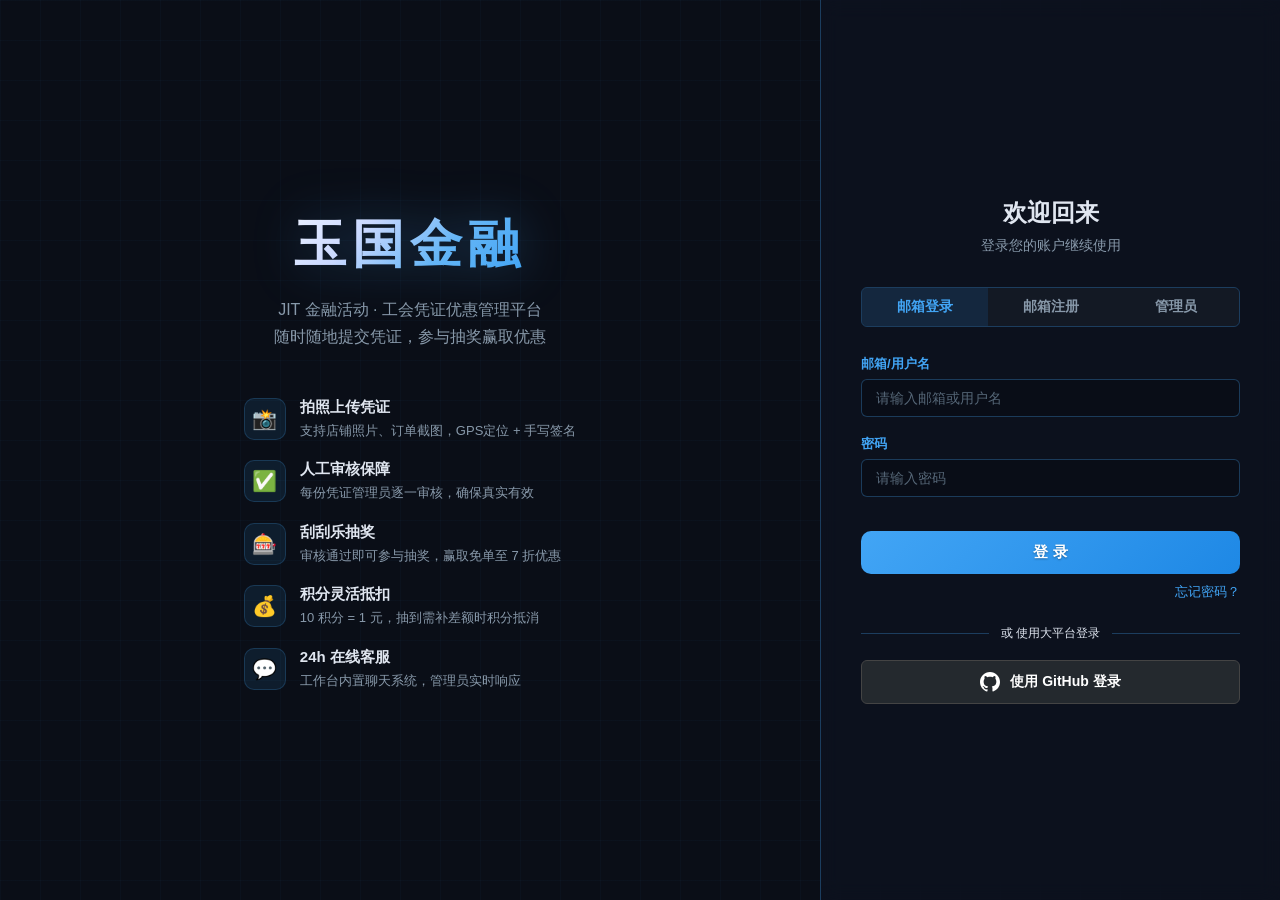
<file: farm.html>
<!DOCTYPE html>
<html lang="zh-CN">
<head>
<meta charset="UTF-8">
<meta http-equiv="Cache-Control" content="no-cache, no-store, must-revalidate">
<meta http-equiv="Pragma" content="no-cache">
<meta http-equiv="Expires" content="0">
<meta name="viewport" content="width=device-width, initial-scale=1.0, viewport-fit=cover">
<title>我的农场 - 玉国金融</title>
<link rel="icon" type="image/png" href="Logo.png?v=3.5.2">
<link rel="stylesheet" href="css/style.css">
<style>
.farm-container { max-width: 1100px; margin: 0 auto; padding: 16px 16px 80px; }

.top-bar {
  display: flex; align-items: center; justify-content: space-between; flex-wrap: wrap; gap: 10px;
  background: var(--bg-card); border-radius: var(--radius-md); padding: 12px 16px; margin-bottom: 16px;
  border: 1px solid var(--ice-blue-border);
}
.top-title { font-size: 20px; font-weight: 700; color: var(--gold); }
.top-points { font-size: 16px; font-weight: 700; color: var(--success); }
.top-points .pts-val { font-size: 22px; font-variant-numeric: tabular-nums; }
.top-info { display: flex; gap: 16px; align-items: center; flex-wrap: wrap; }
.top-badge { font-size: 12px; padding: 4px 10px; border-radius: 20px; background: var(--bg-tertiary); }
.badge-auto { color: var(--success); border: 1px solid var(--success); }
.badge-manual { color: var(--warning); border: 1px solid var(--warning); }
.btn-icon {
  width: 36px; height: 36px; border-radius: 50%; border: 1px solid var(--ice-blue-border);
  background: var(--bg-tertiary); cursor: pointer; font-size: 18px; display: flex; align-items: center; justify-content: center;
  transition: all 0.15s;
}
.btn-icon:hover { background: var(--bg-card-hover); }
.btn-icon.active { background: var(--success); border-color: var(--success); color: #fff; }

.tab-nav { display: flex; gap: 4px; margin-bottom: 16px; }
.tab-btn {
  flex: 1; padding: 12px; border: 1px solid var(--ice-blue-border); background: var(--bg-card);
  color: var(--text-dim); border-radius: var(--radius-md); cursor: pointer; font-size: 15px; font-weight: 600;
  transition: all 0.15s; text-align: center;
}
.tab-btn:hover { background: var(--bg-card-hover); color: var(--text-primary); }
.tab-btn.active { background: linear-gradient(135deg, rgba(102,187,106,0.2), rgba(102,187,106,0.1)); border-color: var(--success); color: var(--success); }

.panel { display: none; flex-direction: column; gap: 14px; }
.panel.active { display: flex; }

.section-title { font-size: 14px; font-weight: 700; color: var(--text-dim); text-transform: uppercase; letter-spacing: 1px; margin-bottom: 4px; }

.card { background: var(--bg-card); border: 1px solid var(--ice-blue-border); border-radius: var(--radius-md); padding: 14px; }
.card-grid { display: grid; gap: 12px; }

.stock-grid { display: grid; grid-template-columns: repeat(auto-fill, minmax(130px, 1fr)); gap: 8px; }
.stock-item {
  background: var(--bg-tertiary); border-radius: 10px; padding: 10px; text-align: center;
  border: 1px solid transparent; cursor: pointer; transition: all 0.15s;
}
.stock-item:hover { border-color: var(--ice-blue); }
.stock-item.empty { opacity: 0.4; cursor: default; }
.stock-item.empty:hover { border-color: transparent; }
.stock-emoji { font-size: 32px; margin-bottom: 4px; }
.stock-name { font-size: 13px; font-weight: 600; margin-bottom: 2px; }
.stock-count { font-size: 12px; color: var(--text-dim); }
.stock-price { font-size: 11px; color: var(--warning); margin-top: 4px; }
.stock-profit { font-size: 11px; color: var(--success); }
.stock-actions { display: flex; gap: 4px; margin-top: 6px; justify-content: center; }

.shelf-grid { display: grid; grid-template-columns: repeat(auto-fill, minmax(200px, 1fr)); gap: 8px; }
.shelf-item {
  background: var(--bg-tertiary); border-radius: 10px; padding: 12px;
  border: 1px solid transparent; transition: all 0.15s;
}
.shelf-item:hover { border-color: var(--gold); }
.shelf-top { display: flex; align-items: center; gap: 8px; margin-bottom: 8px; }
.shelf-emoji { font-size: 28px; }
.shelf-name { font-size: 14px; font-weight: 600; flex: 1; }
.shelf-qty { font-size: 12px; color: var(--text-dim); background: var(--bg-primary); padding: 2px 8px; border-radius: 10px; }
.shelf-row { display: flex; justify-content: space-between; font-size: 12px; margin-bottom: 4px; color: var(--text-dim); }
.shelf-row .val { color: var(--text-primary); font-weight: 600; }
.shelf-sell { font-size: 14px; font-weight: 700; color: var(--gold); text-align: right; margin-top: 4px; }
.shelf-actions { display: flex; gap: 6px; margin-top: 8px; }

.btn { padding: 8px 16px; border-radius: 8px; border: 1px solid var(--ice-blue-border); cursor: pointer; font-size: 13px; font-weight: 600; transition: all 0.15s; background: var(--bg-tertiary); color: var(--text-primary); }
.btn:hover { opacity: 0.85; }
.btn-primary { background: var(--ice-blue); border-color: var(--ice-blue); color: #fff; }
.btn-success { background: var(--success); border-color: var(--success); color: #fff; }
.btn-danger { background: var(--danger); border-color: var(--danger); color: #fff; }
.btn-sm { padding: 4px 10px; font-size: 11px; border-radius: 6px; }
.btn:disabled { opacity: 0.4; cursor: not-allowed; }

.plot-grid { display: grid; grid-template-columns: repeat(3, 1fr); gap: 10px; }
@media(min-width:600px) { .plot-grid { grid-template-columns: repeat(3, 1fr); } }
.plot {
  background: var(--bg-tertiary); border-radius: var(--radius-md); padding: 16px 10px; text-align: center;
  border: 2px solid var(--ice-blue-border); cursor: pointer; transition: all 0.2s; min-height: 140px;
  display: flex; flex-direction: column; align-items: center; justify-content: center; gap: 4px;
}
.plot:hover { transform: translateY(-2px); border-color: var(--ice-blue); }
.plot.empty { opacity: 0.5; }
.plot.empty:hover { border-color: var(--success); opacity: 0.8; }
.plot.growing { border-color: var(--ice-blue); }
.plot.growing.thirsty { border-color: var(--warning); animation: pulse-warn 1.5s infinite; }
.plot.mature { border-color: var(--gold); box-shadow: 0 0 20px rgba(255,215,0,0.4); animation: pulse-gold 0.8s infinite; }
.plot.withered { border-color: var(--danger); opacity: 0.6; background: #1a1010; }
.plot-emoji { font-size: 42px; }
.plot-name { font-size: 14px; font-weight: 700; }
.plot-sub { font-size: 11px; color: var(--text-dim); }
.plot-bar { width: 80%; height: 6px; background: #333; border-radius: 3px; overflow: hidden; }
.plot-bar-fill { height: 100%; border-radius: 3px; transition: width 0.5s; }
.plot-bar-fill.growth { background: linear-gradient(90deg, var(--ice-blue), var(--success)); }
.plot-bar-fill.water { background: linear-gradient(90deg, #1a5276, var(--ice-blue)); }
.plot-bar-fill.low { background: linear-gradient(90deg, var(--danger), var(--warning)); }
.badge-mature { background: var(--gold); color: #000; font-size: 10px; padding: 2px 8px; border-radius: 10px; font-weight: 700; }
.badge-dead { background: var(--danger); color: #fff; font-size: 10px; padding: 2px 8px; border-radius: 10px; font-weight: 700; }

.robot-row { display: flex; align-items: center; gap: 12px; padding: 10px; background: var(--bg-primary); border-radius: 8px; }
.robot-toggle { width: 48px; height: 26px; border-radius: 13px; border: none; cursor: pointer; position: relative; transition: background 0.2s; }
.robot-toggle.on { background: var(--success); }
.robot-toggle.off { background: #555; }
.robot-toggle::after { content: ''; position: absolute; width: 20px; height: 20px; border-radius: 50%; background: #fff; top: 3px; left: 3px; transition: left 0.2s; }
.robot-toggle.on::after { left: 25px; }

.log-list { max-height: 200px; overflow-y: auto; font-size: 12px; display: flex; flex-direction: column; gap: 4px; }
.log-item { display: flex; justify-content: space-between; padding: 6px 8px; background: var(--bg-primary); border-radius: 6px; }
.log-time { color: var(--text-dim); font-size: 10px; white-space: nowrap; }
.log-detail { flex: 1; margin: 0 8px; }
.log-amt { font-weight: 700; }
.log-amt.positive { color: var(--success); }
.log-amt.negative { color: var(--danger); }

.modal-overlay { position: fixed; inset: 0; background: rgba(0,0,0,0.7); z-index: 100; display: flex; align-items: center; justify-content: center; opacity: 1; visibility: visible; }
.modal-overlay.hidden { display: none; }
.modal-box { background: var(--bg-card); border: 1px solid var(--ice-blue-border); border-radius: var(--radius-md); padding: 20px; width: 90%; max-width: 480px; max-height: 80vh; overflow-y: auto; }
.modal-title { font-size: 18px; font-weight: 700; margin-bottom: 14px; }
.modal-close { float: right; background: none; border: none; color: var(--text-dim); font-size: 22px; cursor: pointer; }

.input-group { margin-bottom: 12px; }
.input-group label { display: block; font-size: 13px; color: var(--text-dim); margin-bottom: 4px; }
.input-group input, .input-group select { width: 100%; padding: 10px; background: var(--bg-primary); border: 1px solid var(--ice-blue-border); border-radius: 8px; color: var(--text-primary); font-size: 14px; }

.toast { position: fixed; bottom: 24px; left: 50%; transform: translateX(-50%); padding: 12px 24px; border-radius: 10px; font-weight: 600; z-index: 200; opacity: 0; pointer-events: none; transition: opacity 0.2s; max-width: 90%; text-align: center; }
.toast.show { opacity: 1; }
.toast.success { background: #1b5e20; color: #a5d6a7; border: 1px solid var(--success); }
.toast.error { background: #b71c1c; color: #ef9a9a; border: 1px solid var(--danger); }
.toast.info { background: #0d47a1; color: #90caf9; border: 1px solid var(--ice-blue); }

.market-heat-bar { width: 100%; height: 8px; background: #333; border-radius: 4px; overflow: hidden; margin-top: 6px; }
.market-heat-fill { height: 100%; border-radius: 4px; transition: width 0.5s; background: linear-gradient(90deg, #2196f3, #4caf50, #ff9800, #f44336); }

@keyframes pulse-warn {
  0%, 100% { border-color: var(--warning); }
  50% { border-color: #ff5722; box-shadow: 0 0 8px rgba(255,152,0,0.3); }
}
@keyframes pulse-gold {
  0%, 100% { box-shadow: 0 0 15px rgba(255,215,0,0.4); }
  50% { box-shadow: 0 0 30px rgba(255,215,0,0.8); }
}

/* 进农场先显示 SVG 加载动画，数据就绪后再显示页面 */
.farm-loader {
  position: fixed; inset: 0; z-index: 9999;
  display: flex; flex-direction: column; align-items: center; justify-content: center; gap: 14px;
  background: var(--bg-primary);
  transition: opacity .25s ease, visibility .25s ease;
}
.farm-loader.hidden { opacity: 0; visibility: hidden; pointer-events: none; }
.farm-loader-text { font-size: 13px; color: var(--text-dim); letter-spacing: .5px; }
</style>
</head>
<body>
<div class="farm-loader" id="farmLoader" aria-busy="true">
  <div id="farmLoaderBrand"></div>
  <div class="farm-loader-text">正在加载农场数据…</div>
</div>
<div class="farm-container" id="app">
  <div class="top-bar">
    <span class="top-title">🌾 我的农场</span>
    <div class="top-info">
      <span class="top-points">⭐ <span class="pts-val" id="ptsDisplay">---</span></span>
      <span class="top-badge" id="marketBadge">市场热度: --</span>
      <span class="top-badge" id="revenueBadge">营收: --</span>
      <span class="top-badge" id="costBadge">成本: --</span>
      <button class="btn-icon" id="btnMusic" title="背景音乐" onclick="FARM.toggleMusic()">🔇</button>
    </div>
  </div>

  <div class="tab-nav">
    <button class="tab-btn active" data-tab="shop" onclick="FARM.switchTab('shop')">🏪 商店</button>
    <button class="tab-btn" data-tab="farm" onclick="FARM.switchTab('farm')">🌾 农田</button>
  </div>

  <div class="panel active" id="panelShop">
    <div class="card">
      <div class="section-title">📦 库存</div>
      <div class="stock-grid" id="stockGrid"></div>
      <div style="margin-top:10px;display:flex;gap:8px;">
        <button class="btn btn-primary" onclick="FARM.openRestockModal()">🛒 进货</button>
        <button class="btn btn-success" onclick="FARM.openShelfModal()">📤 上架</button>
      </div>
    </div>

    <div class="card">
      <div class="section-title">🏷️ 货架商品</div>
      <div class="shelf-grid" id="shelfGrid"></div>
      <div id="shelfEmpty" style="text-align:center;color:var(--text-dim);padding:20px;display:none;">货架空空，进货后上架吧</div>
    </div>

    <div class="card">
      <div class="section-title">🤖 机器人</div>
      <div class="robot-row">
        <span style="flex:1;">🛒 自动进货机器人</span>
        <button class="robot-toggle off" id="toggleRestock" onclick="FARM.toggleRobot('auto_restock')"></button>
        <span id="restockStatus" style="font-size:12px;color:var(--text-dim);">已关闭</span>
      </div>
      <div class="robot-row" style="margin-top:6px;">
        <span style="flex:1;">🌱 自动农场机器人</span>
        <button class="robot-toggle off" id="toggleFarm" onclick="FARM.toggleRobot('auto_farm')"></button>
        <span id="farmStatus" style="font-size:12px;color:var(--text-dim);">已关闭</span>
      </div>
    </div>

    <div class="card">
      <div class="section-title">📋 交易日志</div>
      <div class="log-list" id="logList"></div>
    </div>
  </div>

  <div class="panel" id="panelFarm">
    <div class="card">
      <div class="section-title">🌱 农田 (6块地)</div>
      <div class="plot-grid" id="plotGrid"></div>
    </div>

    <div class="card">
      <div class="section-title">🤖 农田机器人</div>
      <div class="robot-row">
        <span style="flex:1;">🌱 自动浇灌+自动种植机器人</span>
        <button class="robot-toggle off" id="toggleFarm2" onclick="FARM.toggleRobot('auto_farm')"></button>
        <span id="farmStatus2" style="font-size:12px;color:var(--text-dim);">已关闭</span>
      </div>
    </div>
  </div>

  <!-- 进货 Modal -->
  <div class="modal-overlay hidden" id="restockModal">
    <div class="modal-box">
      <button class="modal-close" onclick="FARM.closeModal('restockModal')">&times;</button>
      <div class="modal-title">🛒 批发进货</div>
      <div class="input-group">
        <label>商品</label>
        <select id="restockItem" onchange="FARM.onRestockItemChange()">
          <option value="">请选择商品</option>
          <optgroup label="🌱 种子（需要自己种）">
            <option value="seeds_wheat">🌾 小麦种子 - 8分/个</option>
            <option value="seeds_corn">🌽 玉米种子 - 16分/个</option>
            <option value="seeds_strawberry">🍓 草莓种子 - 22分/个</option>
            <option value="seeds_carrot">🥕 胡萝卜种子 - 20分/个</option>
            <option value="seeds_tomato">🍅 番茄种子 - 24分/个</option>
            <option value="seeds_sunflower">🌻 向日葵种子 - 32分/个</option>
          </optgroup>
          <optgroup label="🥕 成熟作物（直接上架卖，不用种）">
            <option value="wheat">🌾 小麦 - 40分/个</option>
            <option value="corn">🌽 玉米 - 80分/个</option>
            <option value="strawberry">🍓 草莓 - 110分/个</option>
            <option value="carrot">🥕 胡萝卜 - 100分/个</option>
            <option value="tomato">🍅 番茄 - 120分/个</option>
            <option value="sunflower">🌻 向日葵 - 160分/个</option>
          </optgroup>
          <optgroup label="🔧 工具">
            <option value="fertilizer_basic">💩 普通肥料 - 12分</option>
            <option value="fertilizer_premium">✨ 高级肥料 - 32分</option>
            <option value="auto_waterer">💧 自动浇灌器 - 120分</option>
          </optgroup>
        </select>
      </div>
      <div class="input-group">
        <label>数量</label>
        <input type="number" id="restockQty" value="1" min="1" max="99" onchange="FARM.onRestockQtyChange()">
      </div>
      <div class="input-group">
        <label>总价：<b id="restockTotal" style="color:var(--warning);">-- 分</b></label>
      </div>
      <button class="btn btn-primary" style="width:100%;" onclick="FARM.doRestock()">确认进货</button>
    </div>
  </div>

  <!-- 上架 Modal -->
  <div class="modal-overlay hidden" id="shelfModal">
    <div class="modal-box">
      <button class="modal-close" onclick="FARM.closeModal('shelfModal')">&times;</button>
      <div class="modal-title">📤 上架到货架</div>
      <div class="input-group">
        <label>库存中的商品</label>
        <select id="shelfItem"></select>
      </div>
      <div class="input-group">
        <label>利润率（如 0.3 = 30%加价）</label>
        <input type="number" id="shelfProfit" value="0.3" min="0.01" max="5.0" step="0.01" onchange="FARM.onShelfProfitChange()">
      </div>
      <div class="input-group">
        <label>对外售价：<b id="shelfPrice" style="color:var(--gold);">-- 分</b></label>
      </div>
      <button class="btn btn-success" style="width:100%;" onclick="FARM.doShelfAdd()">确认上架</button>
    </div>
  </div>

  <!-- 种植 Modal -->
  <div class="modal-overlay hidden" id="plantModal">
    <div class="modal-box">
      <button class="modal-close" onclick="FARM.closeModal('plantModal')">&times;</button>
      <div class="modal-title">🌱 种植作物</div>
      <div class="input-group">
        <label>选择地块</label>
        <select id="plantPlot">
          <option value="-1">选择空地</option>
        </select>
      </div>
      <div class="input-group">
        <label>选择种子（库存中的）</label>
        <select id="plantSeed" onchange="FARM.onPlantSeedChange()"></select>
      </div>
      <div id="plantInfo" style="font-size:12px;color:var(--text-dim);margin-top:8px;"></div>
      <button class="btn btn-success" style="width:100%;margin-top:12px;" onclick="FARM.doPlant()">确认种植</button>
    </div>
  </div>

  <!-- 地块操作 Modal -->
  <div class="modal-overlay hidden" id="actionModal">
    <div class="modal-box">
      <button class="modal-close" onclick="FARM.closeModal('actionModal')">&times;</button>
      <div class="modal-title" id="actionTitle">操作</div>
      <div style="display:flex;flex-direction:column;gap:8px;" id="actionBtns"></div>
    </div>
  </div>
</div>

<div class="toast" id="toast"></div>

<script src="js/config.js?v=3.5.3"></script>
<script src="js/api.js?v=3.6.2"></script>
<script src="js/points.js?v=3.6.2"></script>
<script>
(function() {
  var _currentUser = localStorage.getItem("jit_current_user") || "";
  var _currentPoints = 0;
  var _state = null;
  var _shop = null;
  var _farm = null;
  var _tab = "shop";
  var _restockPrices = { seeds_wheat:8, seeds_corn:16, seeds_strawberry:22, seeds_carrot:20, seeds_tomato:24, seeds_sunflower:32, fertilizer_basic:12, fertilizer_premium:32, auto_waterer:120, wheat:40, corn:80, strawberry:110, carrot:100, tomato:120, sunflower:160 };
  var _cropCfg = { wheat:{name:"小麦",emoji:"🌾",gh:2,wh:4,wih:6}, corn:{name:"玉米",emoji:"🌽",gh:4,wh:6,wih:8}, strawberry:{name:"草莓",emoji:"🍓",gh:3,wh:5,wih:7}, carrot:{name:"胡萝卜",emoji:"🥕",gh:5,wh:7,wih:10}, tomato:{name:"番茄",emoji:"🍅",gh:6,wh:8,wih:12}, sunflower:{name:"向日葵",emoji:"🌻",gh:8,wh:8,wih:14} };
  var _seedMap = { seeds_wheat:"wheat", seeds_corn:"corn", seeds_strawberry:"strawberry", seeds_carrot:"carrot", seeds_tomato:"tomato", seeds_sunflower:"sunflower" };
  var _musicPlaying = false;
  var _audioCtx = null;
  var _musicGain = null;
  var _sessionRedirecting = false;

  // 会话失效时清掉本地登录态并回到登录页，避免每个接口都返回 HTTP 403
  function _requireLogin(msg) {
    if (_sessionRedirecting) return;
    _sessionRedirecting = true;
    try {
      localStorage.removeItem("jit_current_user");
      localStorage.removeItem("jit_session_token");
      localStorage.removeItem("jit_session_user");
      localStorage.removeItem("jit_session_role");
    } catch(e) {}
    alert(msg);
    window.location.replace("login.html?return=/farm");
  }

  if (!_currentUser) { _requireLogin("请先登录后再进入农场"); return; }

  var _sessionToken = localStorage.getItem("jit_session_token") || "";
  var _sessionUser = localStorage.getItem("jit_session_user") || "";
  if (!_sessionToken || (_sessionUser && _sessionUser !== _currentUser)) {
    _requireLogin("登录状态已失效，请重新登录后进入农场");
    return;
  }

  function game(action, params) {
    if (typeof JITApi === "undefined" || !JITApi.getTursoHelpers) {
      return Promise.reject(new Error("API 未就绪，请刷新页面"));
    }
    return JITApi.getTursoHelpers().gameAction(_currentUser, action, params).catch(function(e) {
      var msg = (e && e.message) || "";
      if (msg.indexOf("403") !== -1 || msg.indexOf("会话") !== -1 || msg.indexOf("禁止操作") !== -1) {
        _requireLogin("登录已过期，请重新登录后进入农场");
      }
      throw e;
    });
  }

  function refreshPoints() {
    var p;
    if (typeof JITPoints !== "undefined" && JITPoints.getUserPoints) { p = JITPoints.getUserPoints(_currentUser, true); }
    else { p = Promise.resolve({ points: 0 }); }
    return p.then(function(r) { _currentPoints = Math.max(0, Number(r.points) || 0); document.getElementById("ptsDisplay").textContent = _currentPoints; }).catch(function(){ document.getElementById("ptsDisplay").textContent = "---"; });
  }

  function showToast(msg, type) {
    var el = document.getElementById("toast");
    el.innerHTML = msg; el.className = "toast " + (type||"info") + " show";
    clearTimeout(el._timer);
    el._timer = setTimeout(function(){ el.classList.remove("show"); }, 2500);
  }

  // ====== 背景音乐（Web Audio 环境音） ======
  function initMusic() {
    try {
      _audioCtx = new (window.AudioContext || window.webkitAudioContext)();
      _musicGain = _audioCtx.createGain();
      _musicGain.gain.value = 0.08;
      _musicGain.connect(_audioCtx.destination);
      var osc1 = _audioCtx.createOscillator();
      osc1.type = "sine"; osc1.frequency.value = 220;
      var osc2 = _audioCtx.createOscillator();
      osc2.type = "sine"; osc2.frequency.value = 330;
      var osc3 = _audioCtx.createOscillator();
      osc3.type = "triangle"; osc3.frequency.value = 440;
      var lfo = _audioCtx.createOscillator();
      lfo.type = "sine"; lfo.frequency.value = 0.3;
      var lfoGain = _audioCtx.createGain();
      lfoGain.gain.value = 1;
      lfo.connect(lfoGain);
      lfoGain.connect(osc1.detune);
      lfoGain.connect(osc2.detune);
      osc1.connect(_musicGain);
      osc2.connect(_musicGain);
      osc3.connect(_musicGain);
      osc1.detune.value = -10;
      osc2.detune.value = 5;
      _musicGain.gain.value = 0.06;
      osc1.start(); osc2.start(); osc3.start(); lfo.start();
      _musicPlaying = true;
      document.getElementById("btnMusic").textContent = "🔊";
      document.getElementById("btnMusic").classList.add("active");
    } catch(e) { console.log("音乐初始化失败:", e); }
  }

  function toggleMusic() {
    if (!_audioCtx) { initMusic(); return; }
    if (_audioCtx.state === "suspended") { _audioCtx.resume(); }
    _musicPlaying = !_musicPlaying;
    _musicGain.gain.value = _musicPlaying ? 0.06 : 0;
    document.getElementById("btnMusic").textContent = _musicPlaying ? "🔊" : "🔇";
    if (_musicPlaying) { document.getElementById("btnMusic").classList.add("active"); }
    else { document.getElementById("btnMusic").classList.remove("active"); }
  }

  // ====== 数据加载 ======
  function loadState(isRetry) {
    return game("tick").then(function(r) {
      _state = r.state; _shop = r.shop; _farm = (r.farm || []).slice(0,6);
      if (r.pointsChange && r.pointsChange !== 0) { refreshPoints(); }
      return r;
    }).catch(function(e) {
      var msg = (e && e.message) || "";
      // 引擎冷启动偶发 5xx，自动重试一次
      if (!isRetry && /HTTP 5\d\d/.test(msg)) {
        showToast("服务器繁忙，正在重试…", "info");
        return new Promise(function(res){ setTimeout(res, 1200); }).then(function(){ return loadState(true); });
      }
      throw e;
    });
  }

  // ====== Tab 切换 ======
  function switchTab(tab) {
    _tab = tab;
    document.querySelectorAll(".tab-btn").forEach(function(b){ b.classList.toggle("active", b.dataset.tab === tab); });
    document.getElementById("panelShop").classList.toggle("active", tab === "shop");
    document.getElementById("panelFarm").classList.toggle("active", tab === "farm");
    render();
  }

  // ====== 渲染 ======
  function render() {
    if (_state) {
      var mh = (_state.marketHeat * 100).toFixed(0);
      document.getElementById("marketBadge").textContent = "市场热度: " + mh + "%";
      document.getElementById("revenueBadge").textContent = "营收: " + (_state.totalRevenue||0) + "分";
      document.getElementById("costBadge").textContent = "成本: " + (_state.totalCost||0) + "分";
      var restockOn = !!_state.autoRestock;
      var farmOn = !!_state.autoFarm;
      ["toggleRestock","toggleFarm","toggleFarm2"].forEach(function(id){
        var el = document.getElementById(id); if(!el) return;
        el.classList.toggle("on", id.indexOf("Restock")>-1 ? restockOn : farmOn);
        el.classList.toggle("off", id.indexOf("Restock")>-1 ? !restockOn : !farmOn);
      });
      document.getElementById("restockStatus").textContent = restockOn ? "运行中" : "已关闭";
      document.getElementById("farmStatus").textContent = farmOn ? "运行中" : "已关闭";
      var fs2 = document.getElementById("farmStatus2"); if(fs2) fs2.textContent = farmOn ? "运行中" : "已关闭";
    }
    if (_tab === "shop") renderShop();
    else renderFarm();
  }

  // ====== 商店渲染 ======
  function renderShop() {
    var stock = _shop ? _shop.stock : {};
    var shelves = _shop ? _shop.shelves : [];
    var logs = _shop ? _shop.logs : [];

    var stockHtml = "";
    var allSeedTypes = Object.keys(_seedMap);
    for (var i=0;i<allSeedTypes.length;i++) {
      var sid = allSeedTypes[i], ct = _seedMap[sid];
      var qty = stock[sid]||0;
      var cfg = _cropCfg[ct];
      var cost = _restockPrices[sid]||0;
      stockHtml += '<div class="stock-item'+(qty<=0?" empty":"")+'" onclick="'+(qty>0?"FARM.openShelfModal('"+sid+"')":"")+'">';
      stockHtml += '<div class="stock-emoji">'+(cfg?cfg.emoji:"📦")+'</div>';
      stockHtml += '<div class="stock-name">'+(cfg?cfg.name:ct)+' 种子</div>';
      stockHtml += '<div class="stock-count">x'+qty+'</div>';
      stockHtml += '<div class="stock-price">进价 '+cost+'分</div>';
      stockHtml += '</div>';
    }
    // 工具类库存
    var toolTypes = ["fertilizer_basic","fertilizer_premium","auto_waterer"];
    var toolNames = { fertilizer_basic:"💩 普通肥料", fertilizer_premium:"✨ 高级肥料", auto_waterer:"💧 自动浇灌器" };
    var toolEmojis = { fertilizer_basic:"💩", fertilizer_premium:"✨", auto_waterer:"💧" };
    for (var j=0;j<toolTypes.length;j++) {
      var tid = toolTypes[j], tqty = stock[tid]||0, tcost = _restockPrices[tid]||0;
      stockHtml += '<div class="stock-item'+(tqty<=0?" empty":"")+'">';
      stockHtml += '<div class="stock-emoji">'+(toolEmojis[tid]||"📦")+'</div>';
      stockHtml += '<div class="stock-name">'+(toolNames[tid]||tid).slice(2)+'</div>';
      stockHtml += '<div class="stock-count">x'+tqty+'</div>';
      stockHtml += '<div class="stock-price">进价 '+tcost+'分</div>';
      stockHtml += '</div>';
    }
    // 作物库存
    var cropKeys = Object.keys(_cropCfg);
    for (var k=0;k<cropKeys.length;k++) {
      var ck = cropKeys[k], cqty = stock[ck]||0;
      if (cqty<=0 && !stock.hasOwnProperty(ck)) continue;
      var cc = _cropCfg[ck];
      var shelfCost = cc.gh * 5;
      stockHtml += '<div class="stock-item'+(cqty<=0?" empty":"")+'" onclick="'+(cqty>0?"FARM.openShelfModal('"+ck+"')":"")+'">';
      stockHtml += '<div class="stock-emoji">'+(cc?cc.emoji:"📦")+'</div>';
      stockHtml += '<div class="stock-name">'+(cc?cc.name:ck)+'</div>';
      stockHtml += '<div class="stock-count">x'+cqty+'</div>';
      stockHtml += '<div class="stock-price">成本 ~'+shelfCost+'分</div>';
      stockHtml += '</div>';
    }
    document.getElementById("stockGrid").innerHTML = stockHtml || '<div style="color:var(--text-dim);grid-column:1/-1;text-align:center;">库存为空，先进货吧</div>';

    var shelfHtml = "";
    for (var s=0;s<shelves.length;s++) {
      var sh = shelves[s];
      var shEmoji = "📦";
      var itemCfg = _cropCfg[sh.itemId] || _cropCfg[String(sh.itemId).replace(/^seeds_/,"")];
      if (itemCfg) shEmoji = itemCfg.emoji;
      else if (sh.itemId === "fertilizer_basic") shEmoji = "💩";
      else if (sh.itemId === "fertilizer_premium") shEmoji = "✨";
      else if (sh.itemId === "auto_waterer") shEmoji = "💧";
      shelfHtml += '<div class="shelf-item">';
      shelfHtml += '<div class="shelf-top"><span class="shelf-emoji">'+shEmoji+'</span><span class="shelf-name">'+sh.itemName+'</span><span class="shelf-qty">x'+sh.quantity+'</span></div>';
      shelfHtml += '<div class="shelf-row"><span>成本</span><span class="val">'+sh.costPrice+'分</span></div>';
      shelfHtml += '<div class="shelf-row"><span>利润率</span><span class="val">'+(sh.profitPct*100).toFixed(0)+'%</span></div>';
      shelfHtml += '<div class="shelf-sell">💰 '+sh.sellPrice+' 分</div>';
      shelfHtml += '<div class="shelf-actions">';
      shelfHtml += '<button class="btn btn-sm" onclick="FARM.openShelfUpdateModal(\''+sh.id+'\','+sh.profitPct+')">调价</button>';
      shelfHtml += '<button class="btn btn-sm btn-danger" onclick="FARM.doShelfRemove(\''+sh.id+'\')">下架</button>';
      shelfHtml += '</div></div>';
    }
    document.getElementById("shelfGrid").innerHTML = shelfHtml;
    document.getElementById("shelfEmpty").style.display = shelves.length === 0 ? "block" : "none";

    var logHtml = "";
    for (var l=0;l<logs.length;l++) {
      var lg = logs[l];
      var amtClass = lg.amount > 0 ? "positive" : (lg.amount < 0 ? "negative" : "");
      logHtml += '<div class="log-item">';
      logHtml += '<span class="log-time">'+(lg.createdAt||"").slice(11,19)+'</span>';
      logHtml += '<span class="log-detail">'+lg.detail+'</span>';
      logHtml += '<span class="log-amt '+amtClass+'">'+(lg.amount>0?"+":"")+lg.amount+'分</span>';
      logHtml += '</div>';
    }
    document.getElementById("logList").innerHTML = logHtml || '<div style="color:var(--text-dim);text-align:center;">暂无交易记录</div>';
  }

  // ====== 农田渲染 ======
  function renderFarm() {
    var html = "";
    for (var i=0;i<6;i++) {
      var plot = _farm[i] || { plotIndex:i, cropType:null, status:"empty", plantedAt:null, growthHours:0, waterHours:0, wiltHours:0, lastWatered:null };
      var cls = "plot";
      var emoji = "🌱";
      var name = "空地";
      var sub = "点击种植";
      var extra = "";
      var growthPct = 0, waterPct = 100;
      var nowMs = Date.now();

      if (plot.status === "growing" && plot.cropType) {
        cls += " growing";
        var cfg = _cropCfg[plot.cropType] || {};
        var plantedMs = plot.plantedAt ? new Date(plot.plantedAt).getTime() : nowMs;
        var elapsedH = (nowMs - plantedMs) / 3600000;
        growthPct = Math.min(1, elapsedH / (plot.growthHours||1));
        var stage = growthPct >= 1 ? 4 : (growthPct >= 0.7 ? 3 : (growthPct >= 0.35 ? 2 : (growthPct >= 0.1 ? 1 : 0)));
        var stages = ["🌰","🌱","🌿","🌳"];
        emoji = stages[stage] || stages[3];
        name = cfg.name || plot.cropType;

        var lastWaterMs = plot.lastWatered ? new Date(plot.lastWatered).getTime() : plantedMs;
        var waterElapsedH = (nowMs - lastWaterMs) / 3600000;
        waterPct = Math.max(0, Math.round(100 - (waterElapsedH / (plot.waterHours||1)) * 100));
        if (waterPct < 50) cls += " thirsty";
        sub = "⏳" + (growthPct>=1?"可收获！":Math.ceil((plot.growthHours||1)*(1-growthPct))+"h") + " · 💧" + waterPct + "%";
      } else if (plot.status === "mature" && plot.cropType) {
        cls += " mature";
        var cfg2 = _cropCfg[plot.cropType] || {};
        emoji = cfg2.emoji || "🌾";
        name = cfg2.name || plot.cropType;
        growthPct = 1; waterPct = 100;
        sub = "✨ 可收获！"; extra = '<div class="badge-mature">成熟</div>';
      } else if (plot.status === "withered" && plot.cropType) {
        cls += " withered";
        var cfg3 = _cropCfg[plot.cropType] || {};
        emoji = "💀"; name = cfg3.name || plot.cropType;
        sub = "已枯死"; extra = '<div class="badge-dead">清除</div>';
      } else { cls += " empty"; }

      html += '<div class="'+cls+'" onclick="FARM.onPlotClick('+i+')">';
      html += '<div class="plot-emoji" style="'+(plot.status==="mature"?"font-size:52px;":"")+'">'+emoji+'</div>';
      html += '<div class="plot-name">'+name+'</div>';
      html += '<div class="plot-sub">'+sub+'</div>';
      if (plot.status === "growing") {
        html += '<div class="plot-bar"><div class="plot-bar-fill growth" style="width:'+Math.round(growthPct*100)+'%"></div></div>';
        html += '<div class="plot-bar"><div class="plot-bar-fill '+(waterPct<50?'low':'water')+'" style="width:'+waterPct+'%"></div></div>';
      }
      html += extra;
      html += '</div>';
    }
    document.getElementById("plotGrid").innerHTML = html;
  }

  // ====== 地块点击 ======
  function onPlotClick(idx) {
    var plot = _farm[idx];
    if (!plot) return;
    if (plot.status === "empty") { openPlantModal(idx); }
    else if (plot.status === "mature") { doHarvest(idx); }
    else if (plot.status === "withered") { doClearDead(idx); }
    else if (plot.status === "growing") { openActionModal(idx); }
  }

  // ====== 种植 ======
  function openPlantModal(presetIdx) {
    var sel = document.getElementById("plantPlot");
    sel.innerHTML = "";
    for (var i=0;i<6;i++) {
      var p = _farm[i];
      if (p && p.status === "empty") {
        sel.innerHTML += '<option value="'+i+'"'+(i===presetIdx?" selected":"")+'>地块 #'+(i+1)+'</option>';
      }
    }
    if (!sel.options.length) { showToast("没有空地了！先收获或清除枯死的作物吧", "info"); return; }

    var stock = _shop ? _shop.stock : {};
    var seedSel = document.getElementById("plantSeed");
    seedSel.innerHTML = '<option value="">选择种子</option>';
    var seedKeys = Object.keys(_seedMap);
    for (var j=0;j<seedKeys.length;j++) {
      var sid = seedKeys[j], ct = _seedMap[sid];
      var qty = stock[sid]||0;
      if (qty > 0) {
        var cfg = _cropCfg[ct];
        seedSel.innerHTML += '<option value="'+ct+'">'+cfg.emoji+' '+cfg.name+' (库存:'+qty+')</option>';
      }
    }
    document.getElementById("plantInfo").textContent = "";
    document.getElementById("plantModal").classList.remove("hidden");
  }

  function onPlantSeedChange() {
    var ct = document.getElementById("plantSeed").value;
    var cfg = _cropCfg[ct];
    if (cfg) {
      document.getElementById("plantInfo").innerHTML = "⏳生长期:"+cfg.gh+"h · 💧需每"+cfg.wh+"h浇水 · 💀"+cfg.wih+"h枯死";
    } else { document.getElementById("plantInfo").textContent = ""; }
  }

  function doPlant() {
    var pi = parseInt(document.getElementById("plantPlot").value);
    var ct = document.getElementById("plantSeed").value;
    if (pi < 0 || !ct) { showToast("请选择地块和种子", "error"); return; }
    game("plant", { plotIndex: pi, cropType: ct }).then(function(r) {
      _farm = r.farm.slice(0,6); _shop = r.shop || _shop;
      closeModal("plantModal"); render(); showToast("种下了！", "success");
    }).catch(function(e){ showToast("种植失败: "+(e.message||""), "error"); });
  }

  // ====== 收获 ======
  function doHarvest(idx) {
    var plot = _farm[idx];
    var ct = plot.cropType;
    var cfg = _cropCfg[ct] || {};
    game("harvest", { plotIndex: idx }).then(function(r) {
      _farm = r.farm.slice(0,6); _shop = r.shop;
      refreshPoints(); render(); showToast("🌾 收获了"+(cfg.name||ct)+"！已存入库存", "success");
      if (confirm("收获的"+cfg.emoji+" "+cfg.name+" 已入库，要直接上架到货架卖吗？")) {
        openShelfModal(ct);
      }
    }).catch(function(e){ showToast("收获失败: "+(e.message||""), "error"); });
  }

  // ====== 浇水 ======
  function doWater(idx) {
    game("water", { plotIndex: idx }).then(function(r) {
      _farm = r.farm.slice(0,6); closeModal("actionModal"); refreshPoints(); render(); showToast("💧 浇了水！", "success");
    }).catch(function(e){ showToast("浇水失败: "+(e.message||""), "error"); });
  }

  // ====== 清除枯死 ======
  function doClearDead(idx) {
    game("clear_dead", { plotIndex: idx }).then(function(r) {
      _farm = r.farm.slice(0,6); render(); showToast("清除了枯死作物", "info");
    }).catch(function(e){ showToast("清除失败: "+(e.message||""), "error"); });
  }

  // ====== 地块操作 ======
  function openActionModal(idx) {
    var plot = _farm[idx];
    var cfg = _cropCfg[plot.cropType] || {};
    document.getElementById("actionTitle").textContent = (cfg.emoji||"") + " " + (cfg.name||plot.cropType) + " 操作";
    document.getElementById("actionBtns").innerHTML =
      '<button class="btn btn-primary" onclick="FARM.doWater('+idx+')">💧 浇水</button>' +
      '<button class="btn btn-success" onclick="FARM.doHarvest('+idx+')">🌾 收获（如果成熟了）</button>';
    document.getElementById("actionModal").classList.remove("hidden");
  }

  // ====== 进货 ======
  function openRestockModal() {
    document.getElementById("restockItem").value = "";
    document.getElementById("restockQty").value = "1";
    document.getElementById("restockTotal").textContent = "-- 分";
    document.getElementById("restockModal").classList.remove("hidden");
  }

  function onRestockItemChange() {
    var itemId = document.getElementById("restockItem").value;
    var qty = parseInt(document.getElementById("restockQty").value)||1;
    var cost = _restockPrices[itemId]||0;
    document.getElementById("restockTotal").textContent = (cost * qty) + " 分";
  }

  function onRestockQtyChange() { onRestockItemChange(); }

  function doRestock() {
    var itemId = document.getElementById("restockItem").value;
    var qty = parseInt(document.getElementById("restockQty").value)||1;
    if (!itemId) { showToast("请选择商品", "error"); return; }
    var totalCost = (_restockPrices[itemId]||0)*qty;
    if (_currentPoints < totalCost) { showToast("积分不足！需要"+totalCost+"分，你只有"+_currentPoints+"分", "error"); return; }
    var btn = document.querySelector("#restockModal .btn-primary");
    if (btn) { btn.disabled = true; btn.textContent = "进货中..."; }
    game("restock", { itemId: itemId, quantity: qty }).then(function(r) {
      _shop = r.shop; closeModal("restockModal"); refreshPoints(); render();
      showToast("进货成功！", "success");
    }).catch(function(e){
      var m = (e && e.message) || "";
      if (m.indexOf("积分操作失败") !== -1) m = "服务器繁忙，请稍后重试";
      showToast("进货失败: " + m, "error");
    })
    .finally(function(){
      if (btn) { btn.disabled = false; btn.textContent = "确认进货"; }
    });
  }

  // ====== 上架 ======
  function openShelfModal(presetItem) {
    var stock = _shop ? _shop.stock : {};
    var sel = document.getElementById("shelfItem");
    sel.innerHTML = '<option value="">选择商品</option>';
    var keys = Object.keys(stock);
    for (var i=0;i<keys.length;i++) {
      if (stock[keys[i]] > 0) {
        var isCrop = _cropCfg[keys[i]];
        var displayName = isCrop ? (isCrop.emoji+" "+isCrop.name) : keys[i];
        sel.innerHTML += '<option value="'+keys[i]+'"'+(keys[i]===presetItem?" selected":"")+'>'+displayName+' (库存:'+stock[keys[i]]+')</option>';
      }
    }
    document.getElementById("shelfProfit").value = "0.3";
    document.getElementById("shelfPrice").textContent = "-- 分";
    document.getElementById("shelfModal").classList.remove("hidden");
  }

  function onShelfProfitChange() {
    var itemId = document.getElementById("shelfItem").value;
    var pct = parseFloat(document.getElementById("shelfProfit").value)||0.3;
    var cost = _restockPrices[itemId];
    if (!cost) {
      var base = String(itemId).replace(/^seeds_/, "");
      if (_cropCfg[base]) cost = _cropCfg[base].gh * 5;
    }
    if (!cost) cost = 20;
    var price = Math.round(cost * (1 + pct));
    document.getElementById("shelfPrice").textContent = price + " 分";
  }

  function doShelfAdd() {
    var itemId = document.getElementById("shelfItem").value;
    var pct = parseFloat(document.getElementById("shelfProfit").value)||0.3;
    if (!itemId) { showToast("请选择商品", "error"); return; }
    game("shelf_add", { itemId: itemId, profitPct: pct }).then(function(r) {
      _shop = r.shop; closeModal("shelfModal"); render();
      showToast("上架成功！", "success");
    }).catch(function(e){ showToast("上架失败: "+(e.message||""), "error"); });
  }

  function openShelfUpdateModal(shelfId, curPct) {
    document.getElementById("shelfProfit").value = curPct;
    document.getElementById("shelfItem").value = "";
    document.getElementById("shelfPrice").textContent = "-- 分";
    document.getElementById("shelfModal").classList.remove("hidden");
    var oldBtn = document.querySelector("#shelfModal .btn-success");
    if (oldBtn) oldBtn.outerHTML = '<button class="btn btn-primary" style="width:100%;" onclick="FARM.doShelfUpdate(\''+shelfId+'\')">确认调价</button>';
  }

  function doShelfUpdate(shelfId) {
    var pct = parseFloat(document.getElementById("shelfProfit").value)||0.3;
    game("shelf_update", { shelfId: shelfId, profitPct: pct }).then(function(r) {
      _shop = r.shop; closeModal("shelfModal");
      var oldBtn = document.querySelector("#shelfModal .btn-primary");
      if (oldBtn) oldBtn.outerHTML = '<button class="btn btn-success" style="width:100%;" onclick="FARM.doShelfAdd()">确认上架</button>';
      render(); showToast("价格已更新！", "success");
    }).catch(function(e){ showToast("调价失败: "+(e.message||""), "error"); });
  }

  function doShelfRemove(shelfId) {
    if (!confirm("确定下架这个商品吗？库存会退回")) return;
    game("shelf_remove", { shelfId: shelfId }).then(function(r) {
      _shop = r.shop; render(); showToast("已下架", "info");
    }).catch(function(e){ showToast("下架失败: "+(e.message||""), "error"); });
  }

  // ====== 机器人 ======
  function toggleRobot(type) {
    game("toggle_robot", { robotType: type }).then(function(r) {
      _state = r.state; render();
      showToast((type==="auto_restock"?"进货机器人":"农场机器人") + (r.state[type==="auto_restock"?"autoRestock":"autoFarm"]?" 已开启":" 已关闭"), "success");
    }).catch(function(e){ showToast("操作失败: "+(e.message||""), "error"); });
  }

  // ====== Modal ======
  function closeModal(id) {
    document.getElementById(id).classList.add("hidden");
    if (id === "shelfModal") {
      var oldBtn = document.querySelector("#shelfModal .btn-primary");
      if (oldBtn) oldBtn.outerHTML = '<button class="btn btn-success" style="width:100%;" onclick="FARM.doShelfAdd()">确认上架</button>';
    }
  }

  // ====== 定时 TICK（引擎同步） ======
  function doTick() {
    loadState().then(function(r) {
      render(); refreshPoints();
      if (r.tickElapsed > 60) { showToast("引擎结算了 "+Math.round(r.tickElapsed/60)+" 分钟的离线数据", "info"); }
    }).catch(function(e){ console.log("tick error:", e); });
  }

  // ====== 初始化 ======
  function hideFarmLoader() {
    var el = document.getElementById("farmLoader");
    if (!el || el.classList.contains("hidden")) return;
    el.classList.add("hidden");
    el.setAttribute("aria-busy", "false");
  }
  function init() {
    var brand = document.getElementById("farmLoaderBrand");
    if (brand && window._JIT_LOADING_SVG) brand.innerHTML = window._JIT_LOADING_SVG;
    // 兜底：接口异常时不要永久挡住页面
    setTimeout(hideFarmLoader, 20000);
    var ptsEl = document.getElementById("ptsDisplay");
    if (ptsEl) ptsEl.textContent = "加载中...";
    loadState().then(function() { render(); return refreshPoints(); }).then(function() {
      hideFarmLoader();
    }).catch(function(e) {
      console.error("农场加载失败:", e);
      showToast("加载失败：" + (e.message || "未知错误"), "error");
      refreshPoints();
      hideFarmLoader();
    });
    setInterval(function() { doTick(); }, 30000);
  }

  // 全局暴露
  window.FARM = {
    switchTab: switchTab, toggleMusic: toggleMusic, toggleRobot: toggleRobot,
    onPlotClick: onPlotClick, onPlantSeedChange: onPlantSeedChange, doPlant: doPlant,
    doWater: doWater, doHarvest: doHarvest, doClearDead: doClearDead,
    openRestockModal: openRestockModal, onRestockItemChange: onRestockItemChange,
    onRestockQtyChange: onRestockQtyChange, doRestock: doRestock,
    openShelfModal: openShelfModal, onShelfProfitChange: onShelfProfitChange,
    doShelfAdd: doShelfAdd, openShelfUpdateModal: openShelfUpdateModal,
    doShelfUpdate: doShelfUpdate, doShelfRemove: doShelfRemove,
    closeModal: closeModal
  };

  init();
})();
</script>
</body>
</html>
</file>
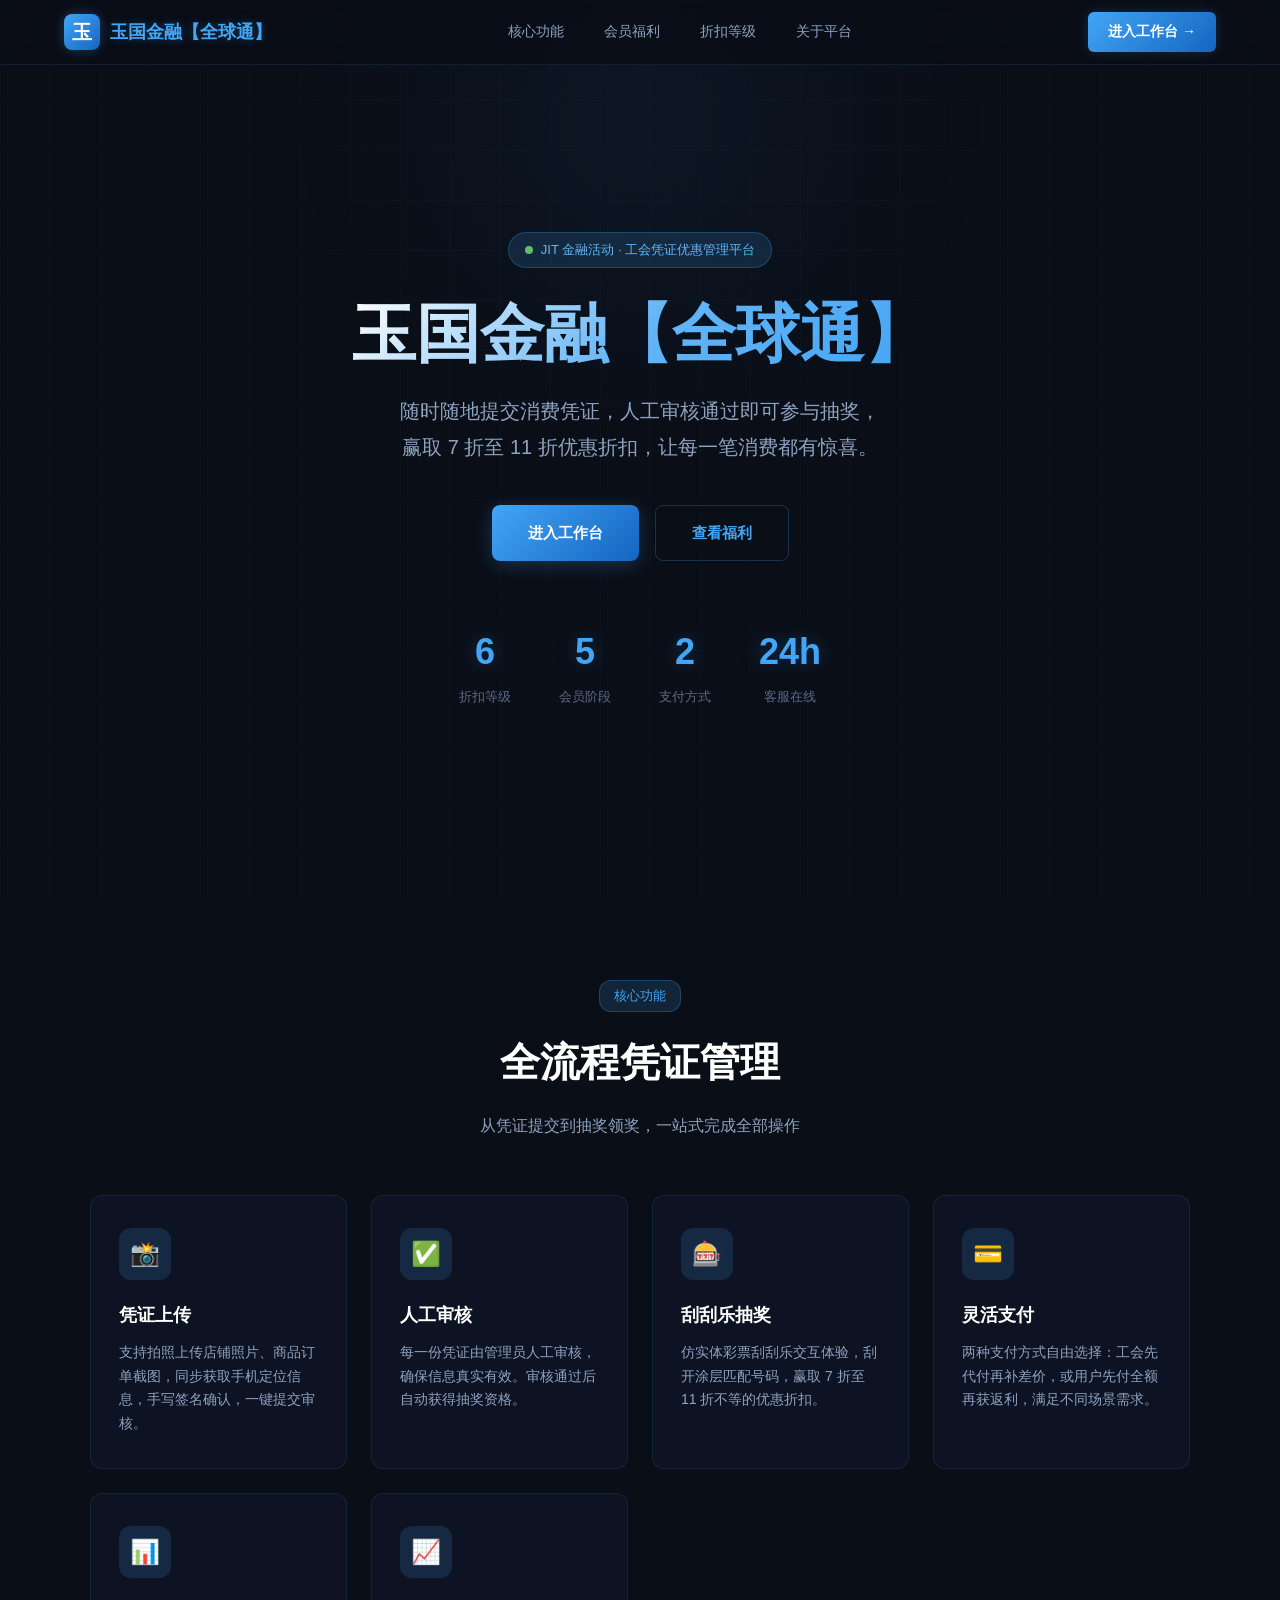
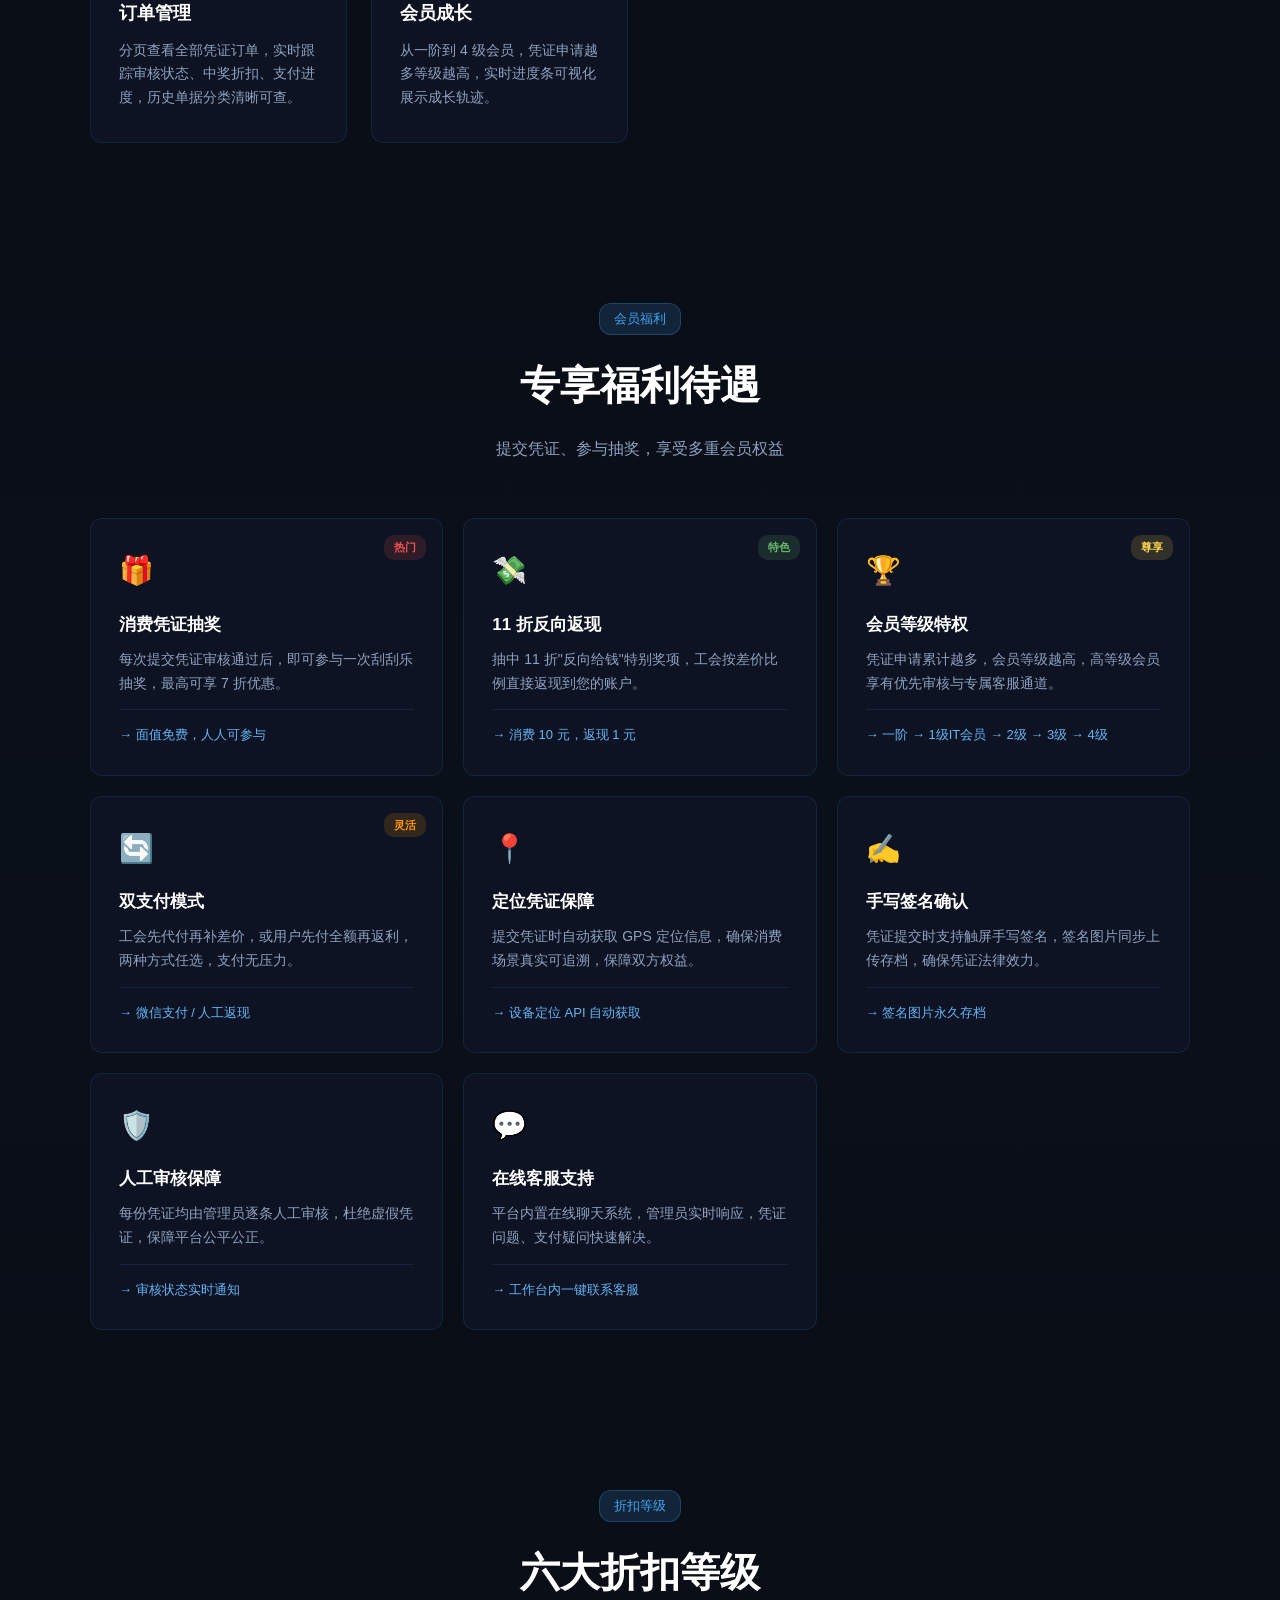
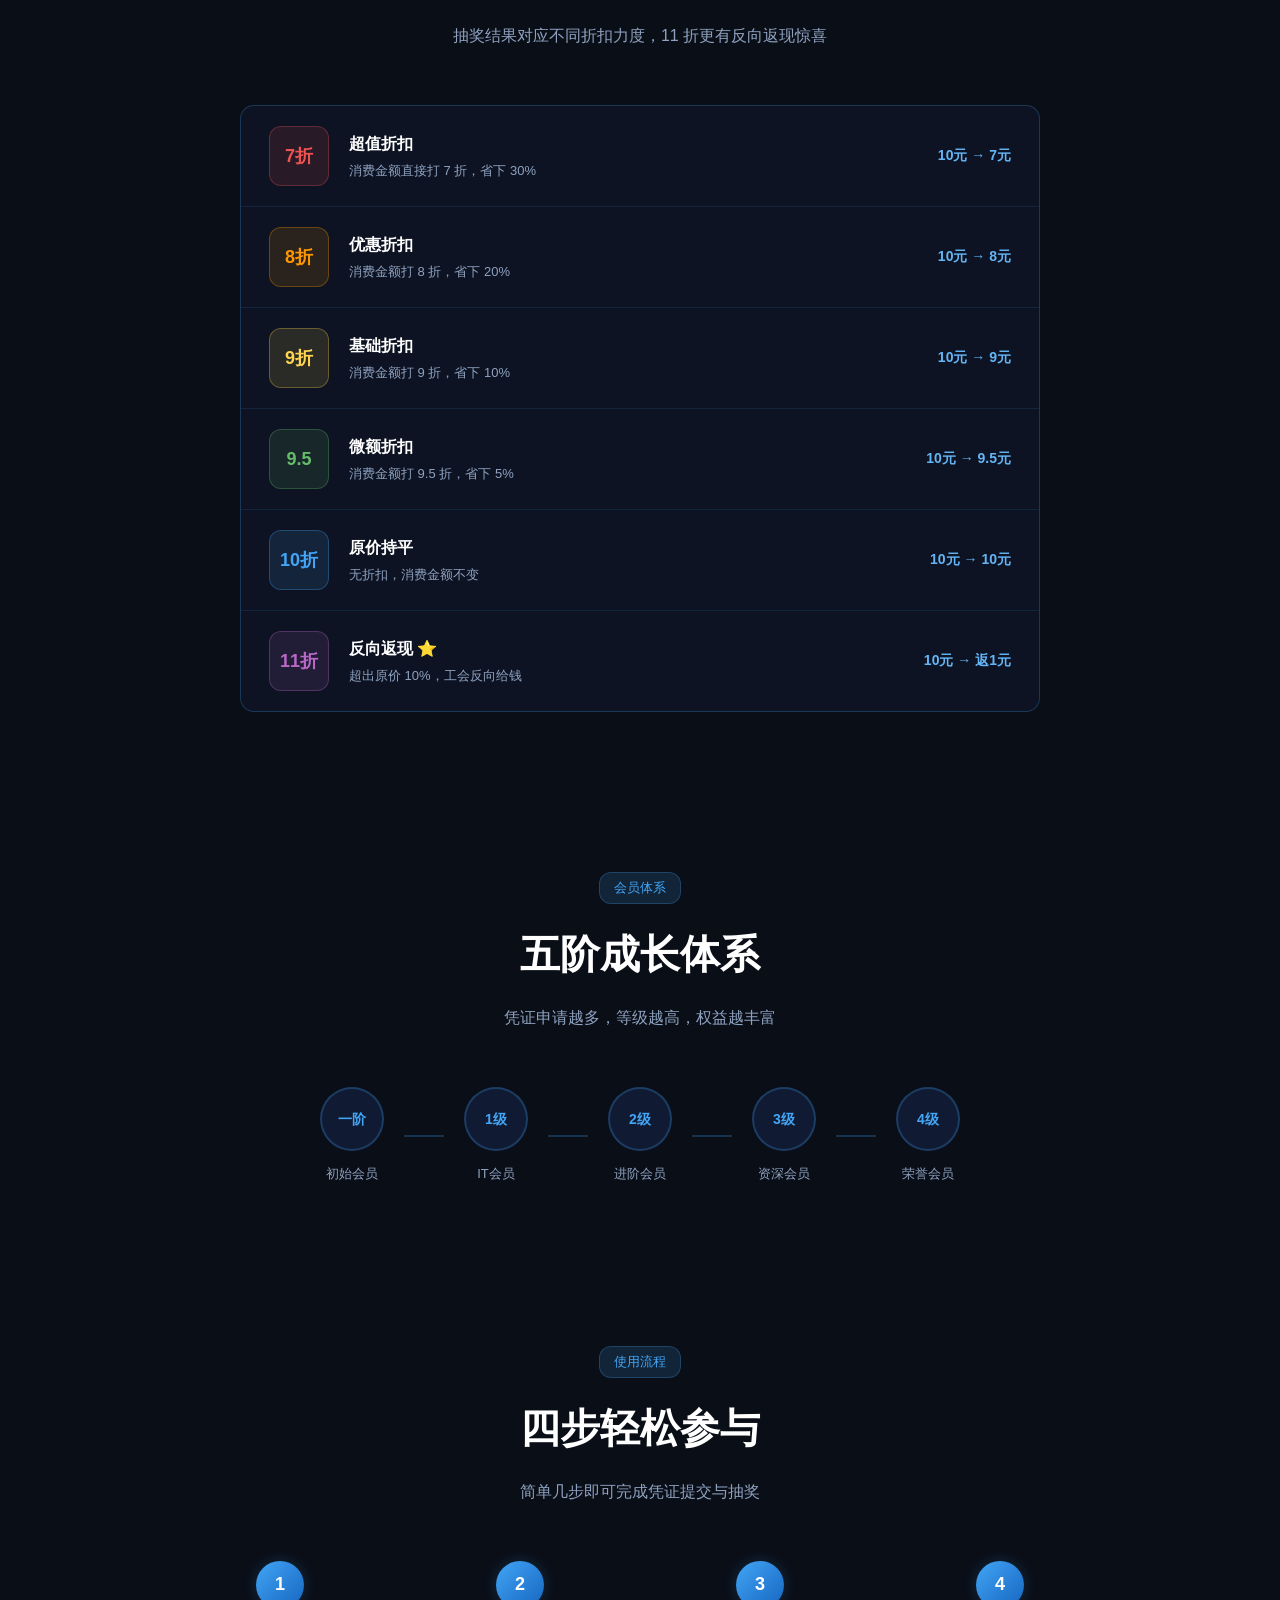
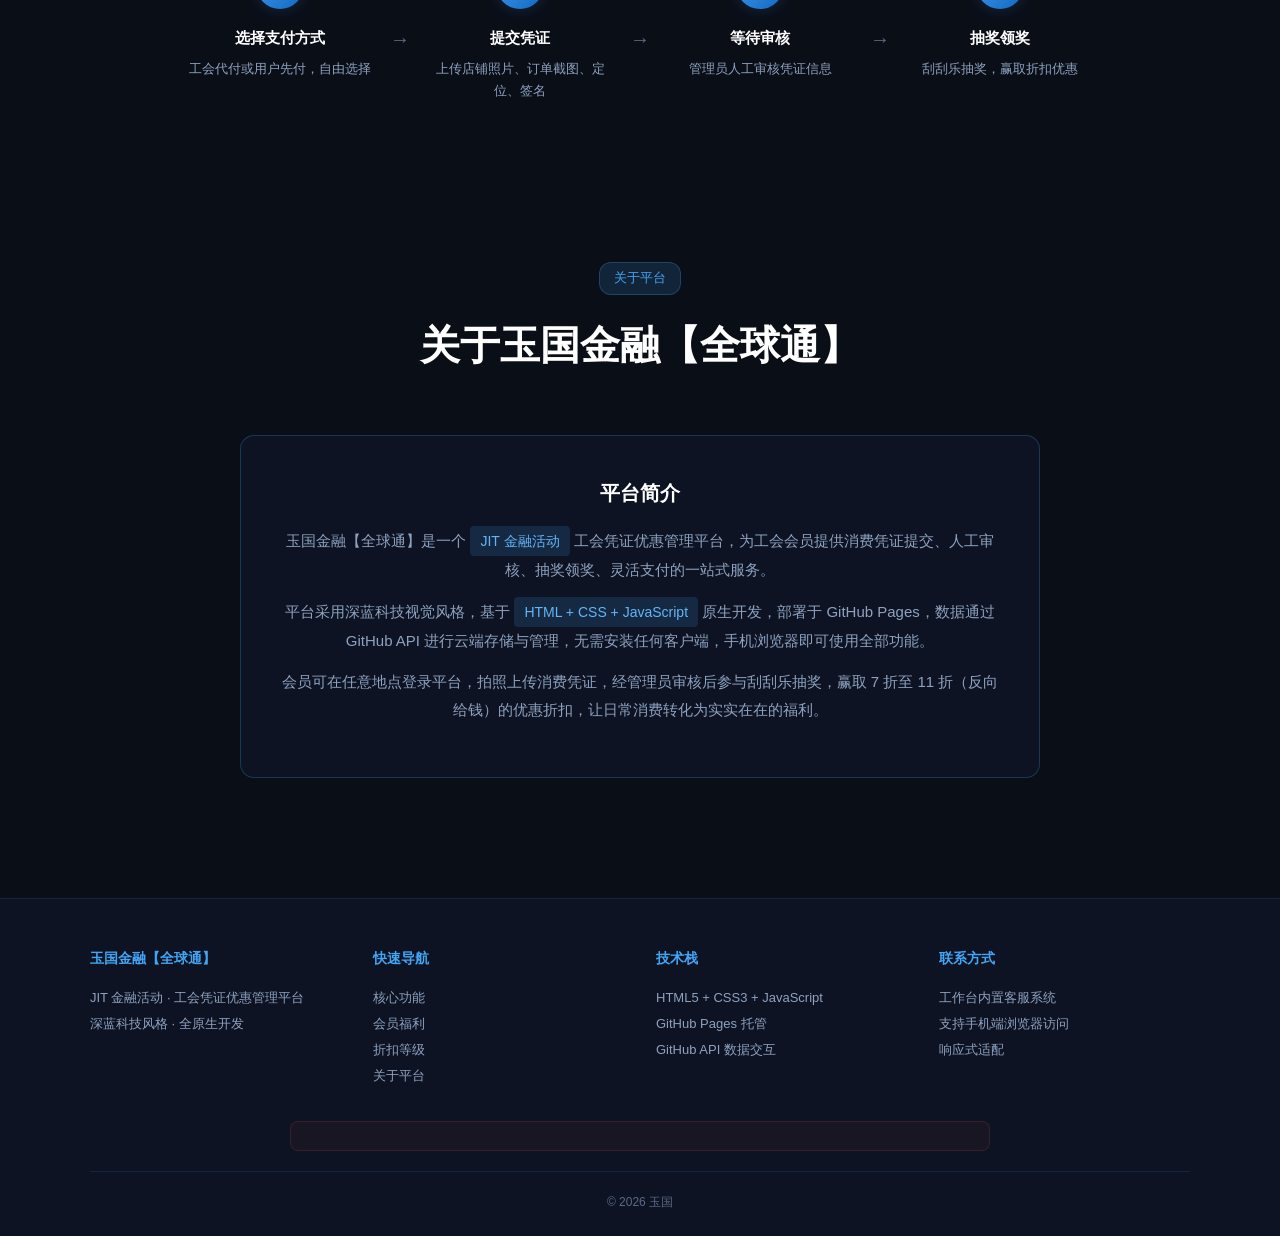
<file: index1.html>
<!DOCTYPE html>
<html lang="zh-CN">
<head>
<meta charset="UTF-8">
<meta name="viewport" content="width=device-width, initial-scale=1.0">
<title>玉国金融【全球通】 — 工会凭证优惠管理平台</title>
<style>
*, *::before, *::after { margin: 0; padding: 0; box-sizing: border-box; }
:root {
  --bg-primary: #0a0e17; --bg-card: #0d1322; --bg-card-hover: #111a2e;
  --bg-deep: #101a33; --accent: #42a5f5; --accent-light: #64b5f6;
  --accent-dim: #1a3a5c; --accent-glow: rgba(66,165,245,0.15);
  --text-primary: #e0e7ff; --text-secondary: #8ea2c0; --text-muted: #5a6a85;
  --border: rgba(66,165,245,0.12); --border-strong: rgba(66,165,245,0.25);
  --gold: #ffd54f; --green: #66bb6a; --orange: #ff9800; --red: #ef5350;
}
body { font-family: 'Noto Sans CJK SC','Microsoft YaHei','PingFang SC',sans-serif; background: var(--bg-primary); color: var(--text-primary); line-height: 1.7; overflow-x: hidden; }
.bg-grid { position: fixed; top:0; left:0; width:100%; height:100%; background-image: linear-gradient(rgba(66,165,245,0.03) 1px,transparent 1px),linear-gradient(90deg,rgba(66,165,245,0.03) 1px,transparent 1px); background-size: 50px 50px; pointer-events: none; z-index: 0; }
.bg-glow { position: fixed; top:-20%; left:50%; transform: translateX(-50%); width:800px; height:600px; border-radius:50%; background: radial-gradient(circle,rgba(66,165,245,0.06) 0%,transparent 70%); pointer-events:none; z-index:0; }

.navbar { position: fixed; top:0; left:0; width:100%; z-index:100; background: rgba(10,14,23,0.85); backdrop-filter: blur(12px); border-bottom: 1px solid var(--border); transition: all 0.3s ease; }
.navbar-inner { max-width:1200px; margin:0 auto; padding:0 24px; height:64px; display:flex; align-items:center; justify-content:space-between; }
.navbar-logo { display:flex; align-items:center; gap:10px; text-decoration:none; }
.navbar-logo-icon { width:36px; height:36px; border-radius:8px; background: linear-gradient(135deg,var(--accent),#1565c0); display:flex; align-items:center; justify-content:center; font-size:20px; font-weight:700; color:#fff; box-shadow:0 0 12px rgba(66,165,245,0.3); }
.navbar-logo-text { font-size:18px; font-weight:700; color:var(--accent); text-shadow:0 0 10px rgba(66,165,245,0.3); }
.navbar-links { display:flex; gap:8px; align-items:center; }
.navbar-link { color:var(--text-secondary); text-decoration:none; font-size:14px; padding:8px 16px; border-radius:6px; transition: all 0.2s; }
.navbar-link:hover { color:var(--accent); background:var(--accent-glow); }
.navbar-cta { background:linear-gradient(135deg,var(--accent),#1565c0); color:#fff; text-decoration:none; font-size:14px; font-weight:600; padding:8px 20px; border-radius:6px; transition:all 0.2s; box-shadow:0 0 12px rgba(66,165,245,0.2); }
.navbar-cta:hover { box-shadow:0 0 20px rgba(66,165,245,0.4); transform:translateY(-1px); }

.hero { position:relative; z-index:1; min-height:100vh; display:flex; align-items:center; justify-content:center; text-align:center; padding:100px 24px 60px; }
.hero-badge { display:inline-flex; align-items:center; gap:8px; background:var(--accent-glow); border:1px solid var(--border-strong); padding:6px 16px; border-radius:20px; font-size:13px; color:var(--accent-light); margin-bottom:28px; }
.hero-badge-dot { width:8px; height:8px; border-radius:50%; background:var(--green); animation:pulse 2s infinite; }
@keyframes pulse { 0%,100%{opacity:1;} 50%{opacity:0.4;} }
.hero-title { font-size:clamp(36px,6vw,64px); font-weight:800; line-height:1.2; background:linear-gradient(135deg,#fff 0%,var(--accent-light) 50%,var(--accent) 100%); -webkit-background-clip:text; -webkit-text-fill-color:transparent; margin-bottom:20px; }
.hero-subtitle { font-size:clamp(16px,2vw,20px); color:var(--text-secondary); max-width:640px; margin:0 auto 40px; line-height:1.8; }
.hero-actions { display:flex; gap:16px; justify-content:center; flex-wrap:wrap; }
.btn-primary { background:linear-gradient(135deg,var(--accent),#1565c0); color:#fff; text-decoration:none; font-size:15px; font-weight:600; padding:14px 36px; border-radius:8px; transition:all 0.3s; box-shadow:0 4px 20px rgba(66,165,245,0.25); display:inline-flex; align-items:center; gap:8px; }
.btn-primary:hover { box-shadow:0 4px 30px rgba(66,165,245,0.4); transform:translateY(-2px); }
.btn-secondary { background:transparent; color:var(--accent); text-decoration:none; font-size:15px; font-weight:600; padding:14px 36px; border-radius:8px; border:1px solid var(--border-strong); transition:all 0.3s; display:inline-flex; align-items:center; gap:8px; }
.btn-secondary:hover { background:var(--accent-glow); border-color:var(--accent); }
.hero-stats { display:flex; gap:48px; justify-content:center; margin-top:60px; flex-wrap:wrap; }
.hero-stat { text-align:center; }
.hero-stat-num { font-size:36px; font-weight:800; color:var(--accent); text-shadow:0 0 20px rgba(66,165,245,0.3); }
.hero-stat-label { font-size:13px; color:var(--text-muted); margin-top:4px; }

.section { position:relative; z-index:1; padding:80px 24px; }
.section-inner { max-width:1100px; margin:0 auto; }
.section-header { text-align:center; margin-bottom:56px; }
.section-tag { display:inline-block; font-size:13px; color:var(--accent); background:var(--accent-glow); padding:4px 14px; border-radius:12px; margin-bottom:16px; border:1px solid var(--border-strong); }
.section-title { font-size:clamp(28px,4vw,40px); font-weight:700; color:#fff; margin-bottom:16px; }
.section-desc { font-size:16px; color:var(--text-secondary); max-width:600px; margin:0 auto; }

.features-grid { display:grid; grid-template-columns:repeat(auto-fit,minmax(250px,1fr)); gap:24px; }
.feature-card { background:var(--bg-card); border:1px solid var(--border); border-radius:12px; padding:32px 28px; transition:all 0.3s; position:relative; overflow:hidden; }
.feature-card::before { content:''; position:absolute; top:0; left:0; width:100%; height:2px; background:linear-gradient(90deg,transparent,var(--accent),transparent); opacity:0; transition:opacity 0.3s; }
.feature-card:hover { background:var(--bg-card-hover); border-color:var(--border-strong); transform:translateY(-4px); box-shadow:0 8px 30px rgba(66,165,245,0.1); }
.feature-card:hover::before { opacity:1; }
.feature-icon { width:52px; height:52px; border-radius:12px; background:var(--accent-glow); display:flex; align-items:center; justify-content:center; margin-bottom:20px; font-size:24px; }
.feature-card h3 { font-size:18px; font-weight:600; color:#fff; margin-bottom:10px; }
.feature-card p { font-size:14px; color:var(--text-secondary); line-height:1.7; }

.welfare-section { background:linear-gradient(180deg,transparent,rgba(66,165,245,0.02),transparent); }
.welfare-grid { display:grid; grid-template-columns:repeat(auto-fit,minmax(280px,1fr)); gap:20px; }
.welfare-card { background:var(--bg-card); border:1px solid var(--border); border-radius:12px; padding:28px; position:relative; overflow:hidden; transition:all 0.3s; }
.welfare-card:hover { border-color:var(--accent); transform:translateY(-2px); }
.welfare-card-tag { position:absolute; top:16px; right:16px; font-size:11px; padding:3px 10px; border-radius:10px; font-weight:600; }
.tag-hot { background:rgba(239,83,80,0.15); color:var(--red); }
.tag-new { background:rgba(102,187,106,0.15); color:var(--green); }
.tag-vip { background:rgba(255,213,79,0.15); color:var(--gold); }
.tag-limited { background:rgba(255,152,0,0.15); color:var(--orange); }
.welfare-icon { font-size:28px; margin-bottom:16px; }
.welfare-card h3 { font-size:17px; font-weight:600; color:#fff; margin-bottom:8px; }
.welfare-card p { font-size:14px; color:var(--text-secondary); }
.welfare-detail { margin-top:14px; padding-top:14px; border-top:1px solid var(--border); font-size:13px; color:var(--accent-light); }

.discount-table { background:var(--bg-card); border:1px solid var(--border-strong); border-radius:14px; overflow:hidden; max-width:800px; margin:0 auto; }
.discount-row { display:flex; align-items:center; padding:20px 28px; border-bottom:1px solid var(--border); transition:all 0.2s; }
.discount-row:last-child { border-bottom:none; }
.discount-row:hover { background:var(--bg-card-hover); }
.discount-badge { width:60px; height:60px; border-radius:12px; display:flex; align-items:center; justify-content:center; font-size:18px; font-weight:800; margin-right:20px; flex-shrink:0; }
.badge-7 { background:rgba(239,83,80,0.12); color:#ef5350; border:1px solid rgba(239,83,80,0.3); }
.badge-8 { background:rgba(255,152,0,0.12); color:#ff9800; border:1px solid rgba(255,152,0,0.3); }
.badge-9 { background:rgba(255,213,79,0.12); color:#ffd54f; border:1px solid rgba(255,213,79,0.3); }
.badge-95 { background:rgba(102,187,106,0.12); color:#66bb6a; border:1px solid rgba(102,187,106,0.3); }
.badge-10 { background:rgba(66,165,245,0.12); color:#42a5f5; border:1px solid rgba(66,165,245,0.3); }
.badge-11 { background:rgba(186,104,200,0.12); color:#ba68c8; border:1px solid rgba(186,104,200,0.3); }
.discount-info { flex:1; }
.discount-info h4 { font-size:16px; color:#fff; font-weight:600; }
.discount-info p { font-size:13px; color:var(--text-secondary); margin-top:2px; }
.discount-example { font-size:14px; color:var(--accent-light); font-weight:600; white-space:nowrap; }

.membership-track { display:flex; align-items:center; justify-content:center; gap:0; flex-wrap:wrap; margin-top:40px; }
.member-node { display:flex; flex-direction:column; align-items:center; gap:12px; padding:0 20px; }
.member-circle { width:64px; height:64px; border-radius:50%; background:var(--bg-deep); border:2px solid var(--border-strong); display:flex; align-items:center; justify-content:center; font-size:14px; font-weight:700; color:var(--accent); transition:all 0.3s; }
.member-node:hover .member-circle { border-color:var(--accent); box-shadow:0 0 20px rgba(66,165,245,0.3); }
.member-label { font-size:13px; color:var(--text-secondary); }
.member-line { width:40px; height:2px; background:var(--border-strong); }

.steps-container { display:flex; gap:0; justify-content:center; flex-wrap:wrap; margin-top:40px; }
.step-item { flex:1; min-width:180px; max-width:220px; text-align:center; padding:0 16px; }
.step-num { width:48px; height:48px; border-radius:50%; margin:0 auto 16px; background:linear-gradient(135deg,var(--accent),#1565c0); display:flex; align-items:center; justify-content:center; font-size:18px; font-weight:700; color:#fff; box-shadow:0 0 16px rgba(66,165,245,0.2); }
.step-item h4 { font-size:15px; color:#fff; font-weight:600; margin-bottom:8px; }
.step-item p { font-size:13px; color:var(--text-secondary); }
.step-arrow { display:flex; align-items:center; color:var(--text-muted); font-size:20px; padding-top:14px; }

.about-card { background:var(--bg-card); border:1px solid var(--border-strong); border-radius:14px; padding:40px; max-width:800px; margin:0 auto; text-align:center; }
.about-card h3 { font-size:20px; color:#fff; margin-bottom:16px; }
.about-card p { font-size:15px; color:var(--text-secondary); line-height:1.9; margin-bottom:12px; }
.about-highlight { display:inline-block; background:var(--accent-glow); color:var(--accent-light); padding:2px 10px; border-radius:4px; font-size:14px; }

.footer { position:relative; z-index:1; background:var(--bg-card); border-top:1px solid var(--border); padding:48px 24px 24px; margin-top:40px; }
.footer-inner { max-width:1100px; margin:0 auto; }
.footer-grid { display:grid; grid-template-columns:repeat(auto-fit,minmax(200px,1fr)); gap:32px; margin-bottom:32px; }
.footer-col h4 { font-size:14px; color:var(--accent); margin-bottom:14px; font-weight:600; }
.footer-col p, .footer-col a { font-size:13px; color:var(--text-secondary); text-decoration:none; line-height:2; display:block; transition:color 0.2s; }
.footer-col a:hover { color:var(--accent); }
.footer-bottom { border-top:1px solid var(--border); padding-top:20px; text-align:center; }
.footer-bottom p { font-size:12px; color:var(--text-muted); }
.footer-disclaimer { background:rgba(239,83,80,0.05); border:1px solid rgba(239,83,80,0.15); border-radius:8px; padding:14px 20px; margin:20px auto; max-width:700px; text-align:center; }
.footer-disclaimer p { font-size:12px; color:var(--text-secondary); line-height:1.8; }

@keyframes fadeInUp { from{opacity:0;transform:translateY(30px);} to{opacity:1;transform:translateY(0);} }
.fade-in { animation:fadeInUp 0.8s ease forwards; }
.fade-in-delay-1 { animation:fadeInUp 0.8s ease 0.15s forwards; opacity:0; }
.fade-in-delay-2 { animation:fadeInUp 0.8s ease 0.3s forwards; opacity:0; }
.fade-in-delay-3 { animation:fadeInUp 0.8s ease 0.45s forwards; opacity:0; }

@media (max-width:768px) {
  .navbar-links{display:none;} .hero-stats{gap:28px;} .hero-stat-num{font-size:28px;}
  .steps-container{flex-direction:column;gap:24px;} .step-arrow{display:none;}
  .membership-track{gap:8px;} .member-line{width:20px;}
}
</style>
</head>
<body>
<div class="bg-grid"></div>
<div class="bg-glow"></div>

<nav class="navbar">
  <div class="navbar-inner">
    <a href="#" class="navbar-logo">
      <div class="navbar-logo-icon">玉</div>
      <span class="navbar-logo-text">玉国金融【全球通】</span>
    </a>
    <div class="navbar-links">
      <a href="#features" class="navbar-link">核心功能</a>
      <a href="#welfare" class="navbar-link">会员福利</a>
      <a href="#discount" class="navbar-link">折扣等级</a>
      <a href="#about" class="navbar-link">关于平台</a>
    </div>
    <a href="index.html" class="navbar-cta">进入工作台 →</a>
  </div>
</nav>

<section class="hero">
  <div>
    <div class="hero-badge fade-in">
      <span class="hero-badge-dot"></span>
      <span>JIT 金融活动 · 工会凭证优惠管理平台</span>
    </div>
    <h1 class="hero-title fade-in-delay-1">玉国金融【全球通】</h1>
    <p class="hero-subtitle fade-in-delay-2">
      随时随地提交消费凭证，人工审核通过即可参与抽奖，<br>
      赢取 7 折至 11 折优惠折扣，让每一笔消费都有惊喜。
    </p>
    <div class="hero-actions fade-in-delay-3">
      <a href="work.html" class="btn-primary">进入工作台</a>
      <a href="#welfare" class="btn-secondary">查看福利</a>
    </div>
    <div class="hero-stats fade-in-delay-3">
      <div class="hero-stat"><div class="hero-stat-num">6</div><div class="hero-stat-label">折扣等级</div></div>
      <div class="hero-stat"><div class="hero-stat-num">5</div><div class="hero-stat-label">会员阶段</div></div>
      <div class="hero-stat"><div class="hero-stat-num">2</div><div class="hero-stat-label">支付方式</div></div>
      <div class="hero-stat"><div class="hero-stat-num">24h</div><div class="hero-stat-label">客服在线</div></div>
    </div>
  </div>
</section>

<section class="section" id="features">
  <div class="section-inner">
    <div class="section-header">
      <span class="section-tag">核心功能</span>
      <h2 class="section-title">全流程凭证管理</h2>
      <p class="section-desc">从凭证提交到抽奖领奖，一站式完成全部操作</p>
    </div>
    <div class="features-grid">
      <div class="feature-card"><div class="feature-icon">📸</div><h3>凭证上传</h3><p>支持拍照上传店铺照片、商品订单截图，同步获取手机定位信息，手写签名确认，一键提交审核。</p></div>
      <div class="feature-card"><div class="feature-icon">✅</div><h3>人工审核</h3><p>每一份凭证由管理员人工审核，确保信息真实有效。审核通过后自动获得抽奖资格。</p></div>
      <div class="feature-card"><div class="feature-icon">🎰</div><h3>刮刮乐抽奖</h3><p>仿实体彩票刮刮乐交互体验，刮开涂层匹配号码，赢取 7 折至 11 折不等的优惠折扣。</p></div>
      <div class="feature-card"><div class="feature-icon">💳</div><h3>灵活支付</h3><p>两种支付方式自由选择：工会先代付再补差价，或用户先付全额再获返利，满足不同场景需求。</p></div>
      <div class="feature-card"><div class="feature-icon">📊</div><h3>订单管理</h3><p>分页查看全部凭证订单，实时跟踪审核状态、中奖折扣、支付进度，历史单据分类清晰可查。</p></div>
      <div class="feature-card"><div class="feature-icon">📈</div><h3>会员成长</h3><p>从一阶到 4 级会员，凭证申请越多等级越高，实时进度条可视化展示成长轨迹。</p></div>
    </div>
  </div>
</section>

<section class="section welfare-section" id="welfare">
  <div class="section-inner">
    <div class="section-header">
      <span class="section-tag">会员福利</span>
      <h2 class="section-title">专享福利待遇</h2>
      <p class="section-desc">提交凭证、参与抽奖，享受多重会员权益</p>
    </div>
    <div class="welfare-grid">
      <div class="welfare-card">
        <span class="welfare-card-tag tag-hot">热门</span>
        <div class="welfare-icon">🎁</div>
        <h3>消费凭证抽奖</h3>
        <p>每次提交凭证审核通过后，即可参与一次刮刮乐抽奖，最高可享 7 折优惠。</p>
        <div class="welfare-detail">→ 面值免费，人人可参与</div>
      </div>
      <div class="welfare-card">
        <span class="welfare-card-tag tag-new">特色</span>
        <div class="welfare-icon">💸</div>
        <h3>11 折反向返现</h3>
        <p>抽中 11 折"反向给钱"特别奖项，工会按差价比例直接返现到您的账户。</p>
        <div class="welfare-detail">→ 消费 10 元，返现 1 元</div>
      </div>
      <div class="welfare-card">
        <span class="welfare-card-tag tag-vip">尊享</span>
        <div class="welfare-icon">🏆</div>
        <h3>会员等级特权</h3>
        <p>凭证申请累计越多，会员等级越高，高等级会员享有优先审核与专属客服通道。</p>
        <div class="welfare-detail">→ 一阶 → 1级IT会员 → 2级 → 3级 → 4级</div>
      </div>
      <div class="welfare-card">
        <span class="welfare-card-tag tag-limited">灵活</span>
        <div class="welfare-icon">🔄</div>
        <h3>双支付模式</h3>
        <p>工会先代付再补差价，或用户先付全额再返利，两种方式任选，支付无压力。</p>
        <div class="welfare-detail">→ 微信支付 / 人工返现</div>
      </div>
      <div class="welfare-card">
        <div class="welfare-icon">📍</div>
        <h3>定位凭证保障</h3>
        <p>提交凭证时自动获取 GPS 定位信息，确保消费场景真实可追溯，保障双方权益。</p>
        <div class="welfare-detail">→ 设备定位 API 自动获取</div>
      </div>
      <div class="welfare-card">
        <div class="welfare-icon">✍️</div>
        <h3>手写签名确认</h3>
        <p>凭证提交时支持触屏手写签名，签名图片同步上传存档，确保凭证法律效力。</p>
        <div class="welfare-detail">→ 签名图片永久存档</div>
      </div>
      <div class="welfare-card">
        <div class="welfare-icon">🛡️</div>
        <h3>人工审核保障</h3>
        <p>每份凭证均由管理员逐条人工审核，杜绝虚假凭证，保障平台公平公正。</p>
        <div class="welfare-detail">→ 审核状态实时通知</div>
      </div>
      <div class="welfare-card">
        <div class="welfare-icon">💬</div>
        <h3>在线客服支持</h3>
        <p>平台内置在线聊天系统，管理员实时响应，凭证问题、支付疑问快速解决。</p>
        <div class="welfare-detail">→ 工作台内一键联系客服</div>
      </div>
    </div>
  </div>
</section>

<section class="section" id="discount">
  <div class="section-inner">
    <div class="section-header">
      <span class="section-tag">折扣等级</span>
      <h2 class="section-title">六大折扣等级</h2>
      <p class="section-desc">抽奖结果对应不同折扣力度，11 折更有反向返现惊喜</p>
    </div>
    <div class="discount-table">
      <div class="discount-row"><div class="discount-badge badge-7">7折</div><div class="discount-info"><h4>超值折扣</h4><p>消费金额直接打 7 折，省下 30%</p></div><div class="discount-example">10元 → 7元</div></div>
      <div class="discount-row"><div class="discount-badge badge-8">8折</div><div class="discount-info"><h4>优惠折扣</h4><p>消费金额打 8 折，省下 20%</p></div><div class="discount-example">10元 → 8元</div></div>
      <div class="discount-row"><div class="discount-badge badge-9">9折</div><div class="discount-info"><h4>基础折扣</h4><p>消费金额打 9 折，省下 10%</p></div><div class="discount-example">10元 → 9元</div></div>
      <div class="discount-row"><div class="discount-badge badge-95">9.5</div><div class="discount-info"><h4>微额折扣</h4><p>消费金额打 9.5 折，省下 5%</p></div><div class="discount-example">10元 → 9.5元</div></div>
      <div class="discount-row"><div class="discount-badge badge-10">10折</div><div class="discount-info"><h4>原价持平</h4><p>无折扣，消费金额不变</p></div><div class="discount-example">10元 → 10元</div></div>
      <div class="discount-row"><div class="discount-badge badge-11">11折</div><div class="discount-info"><h4>反向返现 ⭐</h4><p>超出原价 10%，工会反向给钱</p></div><div class="discount-example">10元 → 返1元</div></div>
    </div>
  </div>
</section>

<section class="section">
  <div class="section-inner">
    <div class="section-header">
      <span class="section-tag">会员体系</span>
      <h2 class="section-title">五阶成长体系</h2>
      <p class="section-desc">凭证申请越多，等级越高，权益越丰富</p>
    </div>
    <div class="membership-track">
      <div class="member-node"><div class="member-circle">一阶</div><span class="member-label">初始会员</span></div>
      <div class="member-line"></div>
      <div class="member-node"><div class="member-circle">1级</div><span class="member-label">IT会员</span></div>
      <div class="member-line"></div>
      <div class="member-node"><div class="member-circle">2级</div><span class="member-label">进阶会员</span></div>
      <div class="member-line"></div>
      <div class="member-node"><div class="member-circle">3级</div><span class="member-label">资深会员</span></div>
      <div class="member-line"></div>
      <div class="member-node"><div class="member-circle">4级</div><span class="member-label">荣誉会员</span></div>
    </div>
  </div>
</section>

<section class="section">
  <div class="section-inner">
    <div class="section-header">
      <span class="section-tag">使用流程</span>
      <h2 class="section-title">四步轻松参与</h2>
      <p class="section-desc">简单几步即可完成凭证提交与抽奖</p>
    </div>
    <div class="steps-container">
      <div class="step-item"><div class="step-num">1</div><h4>选择支付方式</h4><p>工会代付或用户先付，自由选择</p></div>
      <div class="step-arrow">→</div>
      <div class="step-item"><div class="step-num">2</div><h4>提交凭证</h4><p>上传店铺照片、订单截图、定位、签名</p></div>
      <div class="step-arrow">→</div>
      <div class="step-item"><div class="step-num">3</div><h4>等待审核</h4><p>管理员人工审核凭证信息</p></div>
      <div class="step-arrow">→</div>
      <div class="step-item"><div class="step-num">4</div><h4>抽奖领奖</h4><p>刮刮乐抽奖，赢取折扣优惠</p></div>
    </div>
  </div>
</section>

<section class="section" id="about">
  <div class="section-inner">
    <div class="section-header">
      <span class="section-tag">关于平台</span>
      <h2 class="section-title">关于玉国金融【全球通】</h2>
    </div>
    <div class="about-card">
      <h3>平台简介</h3>
      <p>玉国金融【全球通】是一个 <span class="about-highlight">JIT 金融活动</span> 工会凭证优惠管理平台，为工会会员提供消费凭证提交、人工审核、抽奖领奖、灵活支付的一站式服务。</p>
      <p>平台采用深蓝科技视觉风格，基于 <span class="about-highlight">HTML + CSS + JavaScript</span> 原生开发，部署于 GitHub Pages，数据通过 GitHub API 进行云端存储与管理，无需安装任何客户端，手机浏览器即可使用全部功能。</p>
      <p>会员可在任意地点登录平台，拍照上传消费凭证，经管理员审核后参与刮刮乐抽奖，赢取 7 折至 11 折（反向给钱）的优惠折扣，让日常消费转化为实实在在的福利。</p>
    </div>
  </div>
</section>

<footer class="footer">
  <div class="footer-inner">
    <div class="footer-grid">
      <div class="footer-col"><h4>玉国金融【全球通】</h4><p>JIT 金融活动 · 工会凭证优惠管理平台</p><p>深蓝科技风格 · 全原生开发</p></div>
      <div class="footer-col"><h4>快速导航</h4><a href="#features">核心功能</a><a href="#welfare">会员福利</a><a href="#discount">折扣等级</a><a href="#about">关于平台</a></div>
      <div class="footer-col"><h4>技术栈</h4><p>HTML5 + CSS3 + JavaScript</p><p>GitHub Pages 托管</p><p>GitHub API 数据交互</p></div>
      <div class="footer-col"><h4>联系方式</h4><p>工作台内置客服系统</p><p>支持手机端浏览器访问</p><p>响应式适配</p></div>
    </div>
    <div class="footer-disclaimer">
      <p></p>
    </div>
    <div class="footer-bottom"><p>© 2026 玉国</p></div>
  </div>
</footer>

<script>
window.addEventListener('scroll', function() {
  var navbar = document.querySelector('.navbar');
  navbar.style.background = window.scrollY > 50 ? 'rgba(10,14,23,0.95)' : 'rgba(10,14,23,0.85)';
});
document.querySelectorAll('a[href^="#"]').forEach(function(anchor) {
  anchor.addEventListener('click', function(e) {
    var target = document.querySelector(this.getAttribute('href'));
    if (target) { e.preventDefault(); target.scrollIntoView({ behavior:'smooth', block:'start' }); }
  });
});
var observer = new IntersectionObserver(function(entries) {
  entries.forEach(function(entry) {
    if (entry.isIntersecting) { entry.target.style.opacity = '1'; entry.target.style.transform = 'translateY(0)'; }
  });
}, { threshold: 0.1 });
document.querySelectorAll('.feature-card, .welfare-card, .discount-row, .step-item').forEach(function(el) {
  el.style.opacity = '0'; el.style.transform = 'translateY(30px)'; el.style.transition = 'all 0.6s ease';
  observer.observe(el);
});
</script>
</body>
</html>
</file>
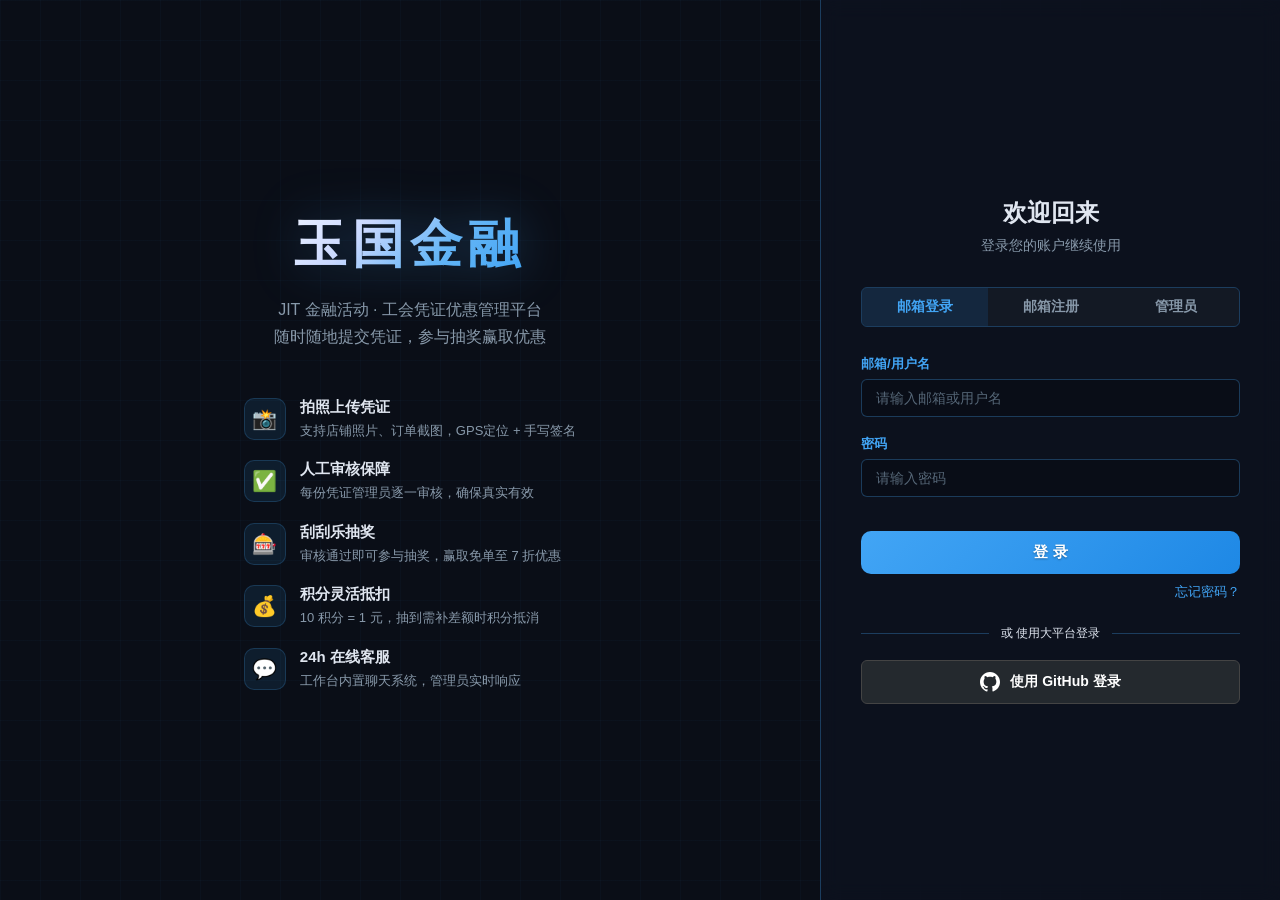
<file: login.html>
<!DOCTYPE html>
<html lang="zh-CN">
<head>
<meta charset="UTF-8">
<meta name="viewport" content="width=device-width, initial-scale=1.0, viewport-fit=cover">
<meta name="referrer" content="no-referrer">
<meta http-equiv="Cache-Control" content="no-cache, no-store, must-revalidate">
<meta http-equiv="Pragma" content="no-cache">
<meta http-equiv="Expires" content="0">
<title>玉国金融【全球通】 — 登录</title>
<link rel="icon" type="image/png" href="Logo.png?v=3.5.2">
<link rel="stylesheet" href="css/style.css">
<style>
/* ========= 登录页专用布局 ========= */
.login-page {
  position: relative;
  z-index: 1;
  display: flex;
  min-height: 100vh;
  align-items: stretch;
}

/* ========= 左侧介绍区 ========= */
.login-hero {
  flex: 1;
  display: flex;
  align-items: center;
  justify-content: center;
  padding: 60px 40px;
  position: relative;
  overflow: hidden;
}

.login-hero-inner {
  position: relative;
  z-index: 2;
  max-width: 480px;
  text-align: center;
}

.login-hero-logo {
  font-size: 52px;
  font-weight: 900;
  margin-bottom: 16px;
  background: linear-gradient(135deg,
    #ffffff 0%,
    #c9d8ff 35%,
    #64b5f6 60%,
    #42a5f5 85%,
    #1976d2 100%);
  -webkit-background-clip: text;
  -webkit-text-fill-color: transparent;
  background-clip: text;
  filter: drop-shadow(0 0 25px rgba(66,165,245,0.3));
  letter-spacing: 6px;
}

.login-hero-sub {
  font-size: 16px;
  color: var(--text-secondary);
  margin-bottom: 48px;
  line-height: 1.7;
}

.login-features {
  text-align: left;
  display: flex;
  flex-direction: column;
  gap: 20px;
}

.login-feature {
  display: flex;
  align-items: flex-start;
  gap: 14px;
  opacity: 0;
  transform: translateY(20px);
  animation: featureSlideIn 0.6s ease forwards;
}
.login-feature:nth-child(1) { animation-delay: 0.1s; }
.login-feature:nth-child(2) { animation-delay: 0.25s; }
.login-feature:nth-child(3) { animation-delay: 0.4s; }
.login-feature:nth-child(4) { animation-delay: 0.55s; }
.login-feature:nth-child(5) { animation-delay: 0.7s; }

@keyframes featureSlideIn {
  to { opacity: 1; transform: translateY(0); }
}

.login-feature-icon {
  width: 42px;
  height: 42px;
  border-radius: 10px;
  background: rgba(66,165,245,0.1);
  border: 1px solid rgba(66,165,245,0.2);
  display: flex;
  align-items: center;
  justify-content: center;
  font-size: 20px;
  flex-shrink: 0;
  transition: all 0.2s;
}
.login-feature:hover .login-feature-icon {
  background: rgba(66,165,245,0.2);
  border-color: rgba(66,165,245,0.4);
  box-shadow: 0 0 16px rgba(66,165,245,0.2);
}

.login-feature-text h4 {
  font-size: 15px;
  font-weight: 600;
  color: #e0e6f0;
  margin-bottom: 4px;
}
.login-feature-text p {
  font-size: 13px;
  color: var(--text-secondary);
  line-height: 1.5;
}

/* ========= 右侧表单区 ========= */
.login-form-side {
  width: 460px;
  display: flex;
  align-items: center;
  justify-content: center;
  padding: 40px;
  background: rgba(13,19,34,0.7);
  border-left: 1px solid var(--ice-blue-border);
  backdrop-filter: blur(10px);
}

.login-card {
  width: 100%;
  max-width: 400px;
}

.login-card-header {
  text-align: center;
  margin-bottom: 32px;
}

.login-card-header h2 {
  font-size: 24px;
  font-weight: 700;
  color: #e0e6f0;
  margin-bottom: 8px;
}

.login-card-header p {
  font-size: 14px;
  color: var(--text-secondary);
}

.login-tabs {
  display: flex;
  gap: 0;
  margin-bottom: 28px;
  border-radius: var(--radius-sm);
  overflow: hidden;
  border: 1px solid var(--ice-blue-border);
}

.login-tab {
  flex: 1;
  padding: 10px 0;
  text-align: center;
  font-size: 14px;
  font-weight: 600;
  cursor: pointer;
  background: rgba(255,255,255,0.03);
  color: var(--text-secondary);
  border: none;
  transition: all 0.2s;
}
.login-tab.active {
  background: rgba(66,165,245,0.15);
  color: var(--ice-blue);
}
.login-tab:hover {
  background: rgba(66,165,245,0.08);
  color: var(--ice-blue-light);
}

.login-panel {
  display: none;
}
.login-panel.active {
  display: block;
}

/* 忘记密码 - 登录表单 ↔ 重置密码 渐变切换 */
#loginFormInner, #resetPwdForm {
  transition: opacity 0.4s ease, transform 0.4s ease;
}
#loginFormInner.fade-out {
  opacity: 0;
  transform: translateX(-30px);
  pointer-events: none;
}
#loginFormInner.fade-in {
  opacity: 1;
  transform: translateX(0);
}
#resetPwdForm.fade-in {
  opacity: 1;
  transform: translateX(0);
}
#resetPwdForm.fade-out {
  opacity: 0;
  transform: translateX(30px);
  pointer-events: none;
}

/* ========= 表单适配 ========= */
.login-card .form-group {
  margin-bottom: 18px;
}
.login-card .form-error {
  margin-bottom: 14px;
}
.login-card .btn-submit {
  margin-top: 8px;
}

/* OAuth 社交登录 */
.oauth-divider {
  display: flex;
  align-items: center;
  margin: 24px 0 18px;
  gap: 12px;
}
.oauth-divider::before,
.oauth-divider::after {
  content: "";
  flex: 1;
  height: 1px;
  background: var(--ice-blue-border);
}
.oauth-divider span {
  font-size: 12px;
  color: var(--text-muted);
  white-space: nowrap;
}
.oauth-buttons {
  display: flex;
  flex-direction: column;
  gap: 10px;
}
.btn-oauth {
  width: 100%;
  padding: 11px 16px;
  border: 1px solid var(--ice-blue-border);
  border-radius: var(--radius-sm);
  background: rgba(255,255,255,0.03);
  color: #e0e6f0;
  font-size: 14px;
  font-weight: 600;
  cursor: pointer;
  display: flex;
  align-items: center;
  justify-content: center;
  gap: 10px;
  transition: all 0.2s;
}
.btn-oauth:hover {
  background: rgba(255,255,255,0.08);
  border-color: var(--ice-blue);
}
.btn-oauth.github {
  background: #24292e;
  border-color: #444;
  color: #fff;
}
.btn-oauth.github:hover {
  background: #2f363d;
  border-color: #666;
}
.btn-oauth svg {
  width: 20px;
  height: 20px;
  flex-shrink: 0;
}

/* OAuth 待审核提示 */
.oauth-pending-banner {
  display: none;
  text-align: center;
  padding: 14px 16px;
  border-radius: var(--radius-sm);
  background: rgba(255,152,0,0.1);
  border: 1px solid rgba(255,152,0,0.3);
  margin-bottom: 20px;
  color: #ffb74d;
  font-size: 14px;
  line-height: 1.6;
}
.oauth-pending-banner strong {
  color: #ff9800;
}

.oauth-error-banner {
  display: none;
  text-align: center;
  padding: 14px 16px;
  border-radius: var(--radius-sm);
  background: rgba(244,67,54,0.1);
  border: 1px solid rgba(244,67,54,0.3);
  margin-bottom: 20px;
  color: #ef5350;
  font-size: 14px;
}

/* 移动端适配 */
@media (max-width: 900px) {
  .login-page {
    flex-direction: column;
  }
  .login-hero {
    padding: 40px 24px 20px;
    min-height: auto;
  }
  .login-hero-logo {
    font-size: 36px;
  }
  .login-features {
    display: none;
  }
  .login-hero-sub {
    margin-bottom: 16px;
  }
  .login-form-side {
    width: 100%;
    border-left: none;
    border-top: 1px solid var(--ice-blue-border);
    padding: 24px 20px 40px;
  }
  .login-card {
    max-width: 100%;
  }
}

@media (max-width: 400px) {
  .login-hero-logo {
    font-size: 28px;
    letter-spacing: 4px;
  }
}
</style>
<!-- Cloudflare Turnstile：Execute 模式，需用户点击才触发验证 -->
<script src="https://challenges.cloudflare.com/turnstile/v0/api.js?render=explicit" async defer></script>
</head>
<body>
<div class="bg-grid"></div>
<div class="bg-particles" id="bgParticles"></div>

<div class="login-page">
  <!-- ===== 左侧介绍区 ===== -->
  <div class="login-hero">
    <div class="login-hero-inner">
      <h1 class="login-hero-logo">玉国金融</h1>
      <p class="login-hero-sub">
        JIT 金融活动 · 工会凭证优惠管理平台<br>
        随时随地提交凭证，参与抽奖赢取优惠
      </p>
      <div class="login-features">
        <div class="login-feature">
          <div class="login-feature-icon">📸</div>
          <div class="login-feature-text">
            <h4>拍照上传凭证</h4>
            <p>支持店铺照片、订单截图，GPS定位 + 手写签名</p>
          </div>
        </div>
        <div class="login-feature">
          <div class="login-feature-icon">✅</div>
          <div class="login-feature-text">
            <h4>人工审核保障</h4>
            <p>每份凭证管理员逐一审核，确保真实有效</p>
          </div>
        </div>
        <div class="login-feature">
          <div class="login-feature-icon">🎰</div>
          <div class="login-feature-text">
            <h4>刮刮乐抽奖</h4>
            <p>审核通过即可参与抽奖，赢取免单至 7 折优惠</p>
          </div>
        </div>
        <div class="login-feature">
          <div class="login-feature-icon">💰</div>
          <div class="login-feature-text">
            <h4>积分灵活抵扣</h4>
            <p>10 积分 = 1 元，抽到需补差额时积分抵消</p>
          </div>
        </div>
        <div class="login-feature">
          <div class="login-feature-icon">💬</div>
          <div class="login-feature-text">
            <h4>24h 在线客服</h4>
            <p>工作台内置聊天系统，管理员实时响应</p>
          </div>
        </div>
      </div>
    </div>
  </div>

  <!-- ===== 右侧表单区 ===== -->
  <div class="login-form-side">
    <div class="login-card">
      <div class="login-card-header">
        <h2 id="loginCardTitle">欢迎回来</h2>
        <p id="loginCardSub">登录您的账户继续使用</p>
      </div>

      <div class="login-tabs">
        <button class="login-tab active" id="tabLogin">邮箱登录</button>
        <button class="login-tab" id="tabEmailRegister">邮箱注册</button>
        <button class="login-tab" id="tabAdmin">管理员</button>
      </div>

      <!-- OAuth 状态提示 -->
      <div class="oauth-pending-banner" id="oauthPendingBanner">
        ⏳ <strong id="oauthPendingUser"></strong> 的注册申请已提交，请等待管理员审核通过后即可登录。
      </div>
      <div class="oauth-error-banner" id="oauthErrorBanner"></div>

      <!-- 登录面板 -->
      <div class="login-panel active" id="panelLogin">
        <div id="referrerHint" style="text-align:center;color:var(--ice-blue);font-size:13px;margin-bottom:12px;display:none;"></div>
        <div id="loginFormInner">
        <div class="form-group">
          <label class="form-label">邮箱/用户名</label>
          <input type="text" class="form-input" id="loginUsername" placeholder="请输入邮箱或用户名">
        </div>
        <div class="form-group">
          <label class="form-label">密码</label>
          <input type="password" class="form-input" id="loginPassword" placeholder="请输入密码">
        </div>
        <div id="loginTurnstile" style="display:flex;justify-content:center;margin:-4px 0 12px;"></div>
        <div class="form-error" id="loginError" style="display:none;"></div>
        <button class="btn-submit" id="btnLogin" style="width:100%;">登 录</button>
        <div style="text-align:right;margin-top:8px;">
          <a href="javascript:void(0)" id="linkForgotPassword" style="font-size:13px;color:var(--ice-blue);text-decoration:none;transition:color 0.2s;" onmouseover="this.style.color='var(--ice-blue-light)'" onmouseout="this.style.color='var(--ice-blue)'">忘记密码？</a>
        </div>
        </div>

        <!-- 重置密码表单（默认隐藏） -->
        <div id="resetPwdForm" style="display:none;">
          <div id="resetPwdStep1">
            <p style="font-size:14px;color:var(--text-secondary);margin-bottom:18px;text-align:center;">请输入您的注册邮箱，我们将发送验证码</p>
            <div class="form-group">
              <label class="form-label">邮箱 <span class="required">*</span></label>
              <input type="email" class="form-input" id="resetPwdEmail" placeholder="请输入注册邮箱" autocapitalize="off">
            </div>
            <div id="resetPwdTurnstile" style="display:flex;justify-content:center;margin:0 0 12px;"></div>
            <div class="form-error" id="resetPwdError" style="display:none;"></div>
            <button class="btn-submit" id="btnResetPwdSend" style="width:100%;">发送验证码</button>
          </div>
          <div id="resetPwdStep2" style="display:none;">
            <p style="font-size:14px;color:var(--success);margin-bottom:8px;text-align:center;">验证码已发送，请查收邮箱</p>
            <p style="font-size:12px;color:var(--text-secondary);margin-bottom:18px;text-align:center;" id="resetPwdEmailDisplay"></p>
            <div class="form-group">
              <label class="form-label">验证码 <span class="required">*</span></label>
              <input type="text" class="form-input" id="resetPwdCode" placeholder="输入 6 位验证码" maxlength="6" autocomplete="off" style="text-align:center;font-size:22px;letter-spacing:6px;font-family:monospace;">
            </div>
            <div class="form-group">
              <label class="form-label">新密码 <span class="required">*</span></label>
              <input type="password" class="form-input" id="resetPwdNewPassword" placeholder="至少8位，含字母和数字">
            </div>
            <div class="form-group">
              <label class="form-label">确认新密码 <span class="required">*</span></label>
              <input type="password" class="form-input" id="resetPwdNewPassword2" placeholder="请再次输入新密码">
            </div>
            <div class="form-error" id="resetPwdError2" style="display:none;"></div>
            <button class="btn-submit" id="btnResetPwdConfirm" style="width:100%;">重 置 密 码</button>
            <button class="btn-submit" id="btnResetPwdResend" style="width:100%;margin-top:8px;background:var(--ice-blue);">重新发送验证码</button>
          </div>
          <div style="text-align:center;margin-top:16px;">
            <a href="javascript:void(0)" id="linkBackToLogin" style="font-size:13px;color:var(--text-secondary);text-decoration:none;transition:color 0.2s;" onmouseover="this.style.color='var(--ice-blue)'" onmouseout="this.style.color='var(--text-secondary)'">← 返回登录</a>
          </div>
        </div>

        <div class="oauth-divider"><span>或 使用大平台登录</span></div>
        <div class="oauth-buttons">
          <button class="btn-oauth github" id="btnGitHubLogin">
            <svg viewBox="0 0 24 24" fill="currentColor" style="width:20px;height:20px;"><path d="M12 0C5.37 0 0 5.37 0 12c0 5.3 3.438 9.8 8.205 11.385.6.113.82-.258.82-.577 0-.285-.01-1.04-.015-2.04-3.338.724-4.042-1.61-4.042-1.61-.546-1.385-1.335-1.755-1.335-1.755-1.087-.744.084-.729.084-.729 1.205.084 1.838 1.236 1.838 1.236 1.07 1.835 2.809 1.305 3.495.998.108-.776.417-1.305.76-1.605-2.665-.3-5.466-1.332-5.466-5.93 0-1.31.465-2.38 1.235-3.22-.135-.303-.54-1.523.105-3.176 0 0 1.005-.322 3.3 1.23.96-.267 1.98-.399 3-.405 1.02.006 2.04.138 3 .405 2.28-1.552 3.285-1.23 3.285-1.23.645 1.653.24 2.873.12 3.176.765.84 1.23 1.91 1.23 3.22 0 4.61-2.805 5.625-5.475 5.92.42.36.81 1.096.81 2.22 0 1.606-.015 2.896-.015 3.286 0 .315.21.69.825.57C20.565 21.795 24 17.295 24 12c0-6.63-5.37-12-12-12z"/></svg>
            使用 GitHub 登录
          </button>
        </div>
      </div>

      <!-- 注册面板（已废弃，仅邮箱注册） -->
      <div class="login-panel" id="panelRegister" style="display:none;">
        <div class="form-group">
          <label class="form-label">姓名 <span class="required">*</span></label>
          <input type="text" class="form-input" id="regFullName" placeholder="请输入真实姓名">
        </div>
        <div class="form-group">
          <label class="form-label">出生日期 <span class="required">*</span></label>
          <input type="date" class="form-input" id="regBirthdate">
        </div>
        <div class="form-group">
          <label class="form-label">用户名 <span class="required">*</span></label>
          <input type="text" class="form-input" id="regUsername" placeholder="2-20个字符，用于登录">
        </div>
        <div class="form-group">
          <label class="form-label">密码 <span class="required">*</span></label>
          <input type="password" class="form-input" id="regPassword" placeholder="至少8位，含字母和数字">
        </div>
        <div class="form-group">
          <label class="form-label">确认密码 <span class="required">*</span></label>
          <input type="password" class="form-input" id="regPassword2" placeholder="请再次输入密码">
        </div>
        <div class="form-group">
          <label class="form-label">国家 <span class="required">*</span></label>
          <select class="form-input" id="regCountry"><option value="">请选择国家</option></select>
        </div>
        <div class="form-group">
          <label class="form-label">省份 <span class="required">*</span></label>
          <select class="form-input" id="regProvince" disabled><option value="">请先选择国家</option></select>
        </div>
        <div class="form-group">
          <label class="form-label">城市 <span class="required">*</span></label>
          <select class="form-input" id="regCity" disabled><option value="">请先选择省份</option></select>
        </div>
        <div class="form-group">
          <label class="form-label">邀请人（选填）</label>
          <input type="text" class="form-input" id="regReferrer" placeholder="输入邀请人用户名">
        </div>
        <div class="form-group">
          <label class="form-label">人机验证 <span class="required">*</span></label>
          <div class="slider-captcha" id="sliderCaptcha">
            <div class="slider-track" id="sliderTrack">
              <div class="slider-bg-unfilled" id="sliderBgUnfilled"></div>
              <div class="slider-bg-filled" id="sliderBgFilled"></div>
              <span class="slider-text" id="sliderText">→ 按住滑块拖到最右侧 →</span>
              <div class="slider-knob" id="sliderKnob">
                <svg class="slider-knob-icon" viewBox="0 0 24 24" fill="none" stroke="currentColor" stroke-width="2.5" stroke-linecap="round" stroke-linejoin="round"><polyline points="9 18 15 12 9 6"/></svg>
              </div>
            </div>
          </div>
        </div>
        <div class="form-error" id="regError" style="display:none;"></div>
        <div style="text-align:center;font-size:12px;color:var(--text-secondary);margin-top:8px;">提交后需等待管理员审核通过方可登录</div>
        <button class="btn-submit" id="btnRegister" style="width:100%;margin-top:12px;">提交注册申请</button>
      </div>

      <!-- 邮箱注册面板 -->
      <div class="login-panel" id="panelEmailRegister">
        <div class="form-group">
          <label class="form-label">邮箱 <span class="required">*</span></label>
          <input type="email" class="form-input" id="emailRegEmail" placeholder="example@domain.com" autocapitalize="off">
        </div>
        <div class="form-group">
          <label class="form-label">用户名 <span class="required">*</span></label>
          <input type="text" class="form-input" id="emailRegUsername" placeholder="2-20个字符，用于登录">
        </div>
        <div class="form-group">
          <label class="form-label">密码 <span class="required">*</span></label>
          <input type="password" class="form-input" id="emailRegPassword" placeholder="至少8位，含字母和数字">
        </div>
        <div class="form-group">
          <label class="form-label">确认密码 <span class="required">*</span></label>
          <input type="password" class="form-input" id="emailRegPassword2" placeholder="请再次输入密码">
        </div>
        <div class="form-group">
          <label class="form-label">姓名</label>
          <input type="text" class="form-input" id="emailRegFullName" placeholder="可选，建议填写真实姓名">
        </div>
        <div class="form-group">
          <label class="form-label">出生日期</label>
          <input type="date" class="form-input" id="emailRegBirthdate">
        </div>
        <div class="form-group">
          <label class="form-label">国家</label>
          <select class="form-input" id="emailRegCountry"><option value="">请选择国家</option></select>
        </div>
        <div class="form-group">
          <label class="form-label">省份</label>
          <select class="form-input" id="emailRegProvince" disabled><option value="">请先选择国家</option></select>
        </div>
        <div class="form-group">
          <label class="form-label">城市</label>
          <select class="form-input" id="emailRegCity" disabled><option value="">请先选择省份</option></select>
        </div>
        <div class="form-group">
          <label class="form-label">邀请人（选填）</label>
          <input type="text" class="form-input" id="emailRegReferrer" placeholder="输入邀请人用户名">
        </div>
        <div class="form-error" id="emailRegError" style="display:none;"></div>

        <!-- 验证码展示区（提交后显示） -->
        <div id="emailVerifySection" style="display:none;">
          <!-- 状态A: Mailtrap 自动发送，输入验证码 -->
          <div id="emailSentBox" style="display:none;background:rgba(0,200,100,0.1);border:1px solid var(--success);border-radius:12px;padding:20px;margin-top:12px;text-align:center;">
            <p style="margin:0 0 8px 0;font-size:28px;">📬</p>
            <p style="margin:0 0 6px 0;font-size:15px;font-weight:600;color:var(--success);">验证码已发送</p>
            <p style="margin:0;font-size:13px;color:var(--text-primary);" id="emailSentAddr"></p>
            <p style="margin:6px 0 0 0;font-size:12px;color:var(--text-secondary);">请查看邮箱，输入收到的 6 位验证码</p>
            <input type="text" class="form-input" id="emailVerifyCodeInput" placeholder="输入 6 位验证码" maxlength="6" autocomplete="off" style="width:200px;margin:12px auto 0 auto;text-align:center;font-size:24px;letter-spacing:8px;font-family:monospace;">
            <br>
            <button class="btn-submit" id="btnEmailVerifyCode" style="width:200px;margin-top:10px;background:var(--success);">确认验证</button>
          </div>
          <!-- 状态B: 转发验证模式（邮箱无法自动接收时自动降级，不下发验证码） -->
          <div id="emailCodeBox" style="background:rgba(45,190,255,0.1);border:1px solid var(--ice-blue);border-radius:12px;padding:18px;margin-top:12px;text-align:center;">
            <p style="margin:0 0 10px 0;font-size:14px;font-weight:600;color:var(--ice-blue);">请用您的邮箱完成转发验证</p>
            <p style="margin:0 0 6px 0;font-size:13px;color:var(--text-primary);line-height:1.8;">
              无需验证码，请使用该邮箱发送一封邮件<br>
              （或转发系统邮件）至：
            </p>
            <p style="margin:0 0 10px 0;font-size:16px;font-weight:700;color:var(--gold-primary);word-break:break-all;">yuguoemail@yuconemail.cc.cd</p>
            <p style="margin:0;font-size:12px;color:var(--text-secondary);line-height:1.7;">
              邮件正文请保留这一行：<br>
              <span style="color:var(--text-primary);">请将本邮件转发至 yuguoemail@yuconemail.cc.cd 完成玉国金融邮箱验证</span>
            </p>
            <a href="#" id="btnEmailMailto" target="_blank" style="display:inline-block;margin-top:14px;padding:10px 24px;background:var(--gold-primary);color:#fff;text-decoration:none;border-radius:8px;font-size:13px;font-weight:600;">📧 一键写邮件</a>
          </div>
          <div id="emailPollStatus" style="text-align:center;margin-top:10px;font-size:13px;color:var(--text-secondary);">
            请发送邮件后点击下方「刷新验证状态」
          </div>
          <div style="display:flex;gap:8px;margin-top:8px;">
            <button class="btn-submit" id="btnEmailCheck" style="flex:1;background:var(--gold-primary);">刷新验证状态</button>
            <button class="btn-submit" id="btnEmailResend" style="flex:1;background:var(--ice-blue);">重新生成验证码</button>
          </div>
        </div>

        <div id="regTurnstile" style="display:flex;justify-content:center;margin:4px 0 12px;"></div>
        <button class="btn-submit" id="btnEmailRegister" style="width:100%;margin-top:12px;">发送验证邮件</button>
      </div>
    </div>
    <!-- 邮箱绑定弹窗（老用户无邮箱时强制弹出） -->
    <div id="emailBindOverlay" style="display:none;position:fixed;top:0;left:0;width:100%;height:100%;background:rgba(0,0,0,0.7);z-index:10000;align-items:center;justify-content:center;">
      <div style="background:var(--card-bg, #1a1a2e);border-radius:16px;padding:30px;width:90%;max-width:400px;text-align:center;border:1px solid var(--gold-primary);box-shadow:0 0 40px rgba(212,175,55,0.3);">
        <p style="font-size:24px;margin:0 0 8px 0;">📧 绑定邮箱</p>
        <p style="font-size:13px;color:var(--text-secondary);margin:0 0 20px 0;">为保障账户安全，请绑定您的邮箱</p>
        <div id="emailBindStep1">
          <input type="email" class="form-input" id="bindEmail" placeholder="请输入邮箱" style="width:100%;box-sizing:border-box;">
          <p style="font-size:11px;color:var(--text-secondary);margin:4px 0;">绑定后可使用邮箱登录</p>
          <button class="btn-submit" id="btnSendBindCode" style="width:100%;margin-top:12px;">发送验证码</button>
          <p id="bindError1" style="font-size:12px;color:#f44336;margin:6px 0 0 0;display:none;"></p>
        </div>
        <div id="emailBindStep2" style="display:none;">
          <div id="bindCodeMode">
            <p style="font-size:13px;color:var(--success);margin:0 0 12px 0;">验证码已发送，请查收邮箱</p>
            <input type="text" class="form-input" id="bindCode" placeholder="输入 6 位验证码" maxlength="6" style="width:200px;text-align:center;font-size:24px;letter-spacing:8px;font-family:monospace;">
            <p id="bindError2" style="font-size:12px;color:#f44336;margin:6px 0 0 0;display:none;"></p>
            <button class="btn-submit" id="btnVerifyBind" style="width:200px;margin-top:12px;background:var(--success);">确认绑定</button>
          </div>
          <!-- 自动降级：邮箱无法自动接收时，用本人邮箱发送/转发邮件完成绑定 -->
          <div id="bindManualMode" style="display:none;">
            <p style="font-size:13px;color:var(--gold-primary);margin:0 0 10px 0;font-weight:600;">已切换为转发验证模式</p>
            <p style="font-size:13px;color:var(--text-secondary);line-height:1.8;margin:0 0 8px 0;">
              无需验证码，请用该邮箱发送一封邮件<br>（或转发系统邮件）至：
            </p>
            <p style="font-size:15px;font-weight:700;color:var(--gold-primary);margin:0 0 10px 0;word-break:break-all;">yuguoemail@yuconemail.cc.cd</p>
            <p style="font-size:12px;color:var(--text-secondary);line-height:1.7;margin:0;">
              正文请保留：请将本邮件转发至 yuguoemail@yuconemail.cc.cd 完成玉国金融邮箱验证
            </p>
            <a href="#" id="btnBindMailto" target="_blank" style="display:inline-block;margin-top:12px;padding:10px 24px;background:var(--gold-primary);color:#fff;text-decoration:none;border-radius:8px;font-size:13px;font-weight:600;">📧 一键写邮件</a>
            <button class="btn-submit" id="btnBindCheck" style="width:200px;margin-top:12px;background:var(--ice-blue);">刷新验证状态</button>
          </div>
          <br>
          <a href="#" id="btnResendBind" style="font-size:12px;color:var(--ice-blue);margin-top:8px;display:inline-block;">重新发送</a>
        </div>
        <p style="font-size:11px;color:var(--text-secondary);margin:16px 0 0 0;">此操作不可跳过，绑定后立即进入系统</p>
      </div>
    </div>
  </div>
</div>

<script src="js/config.js"></script>
<script src="js/api.js?v=3.6.2"></script>
<script>
// ========= Cloudflare Turnstile（Execute 模式：需用户点击才验证） =========
var TURNSTILE_SITE_KEY = "0x4AAAAAAF3fQeXnYcJMaVzx";
var TURNSTILE_REQUIRED = true;
var _tsWidgets = {};
var _tsErrors = {};
function _renderTurnstile(containerId) {
  if (!window.turnstile) return false;
  var el = document.getElementById(containerId);
  if (!el || _tsWidgets[containerId] !== undefined) return true;
  try {
    _tsWidgets[containerId] = window.turnstile.render(el, {
      sitekey: TURNSTILE_SITE_KEY,
      appearance: "execute",
      language: "zh-cn",
      theme: "dark",
      size: "normal",
      "error-callback": function(code) { _tsErrors[containerId] = code; }
    });
    return true;
  } catch (e) {
    return false;
  }
}
function _turnstileError(containerId) {
  return _tsErrors[containerId] || "";
}
function _turnstileToken(containerId) {
  if (!window.turnstile || _tsWidgets[containerId] === undefined) return "";
  try { return window.turnstile.getResponse(_tsWidgets[containerId]) || ""; } catch (e) { return ""; }
}
// 组件根本没加载成功时不拦提交：是否强制人机验证以服务端为准，
// 否则 site key / 域名没配好会表现为“整站登录按钮点了没反应”。
function _tsUsable(containerId) {
  return !!window.turnstile && _tsWidgets[containerId] !== undefined;
}
function _resetTurnstile(containerId) {
  if (!window.turnstile || _tsWidgets[containerId] === undefined) return;
  try { window.turnstile.reset(_tsWidgets[containerId]); } catch (e) {}
}
function _renderAllTurnstile() {
  _renderTurnstile("loginTurnstile");
  _renderTurnstile("regTurnstile");
  _renderTurnstile("resetPwdTurnstile");
}
if (window.turnstile) {
  _renderAllTurnstile();
} else {
  window.addEventListener("load", _renderAllTurnstile);
  // 组件脚本较慢时，轮询几次兜底渲染
  var _tsTries = 0;
  var _tsTimer = setInterval(function() {
    _tsTries++;
    if (_renderAllTurnstile() || _tsTries > 40) clearInterval(_tsTimer);
  }, 250);
}
</script>
<script>
(function() {
  // ========= 背景粒子动画 =========
  var particlesContainer = document.getElementById("bgParticles");
  var particleCount = 30;
  for (var i = 0; i < particleCount; i++) {
    var p = document.createElement("div");
    p.className = "particle";
    p.style.left = Math.random() * 100 + "%";
    p.style.bottom = "-20px";
    p.style.width = (2 + Math.random() * 4) + "px";
    p.style.height = p.style.width;
    p.style.animationDuration = (8 + Math.random() * 20) + "s";
    p.style.animationDelay = Math.random() * 15 + "s";
    particlesContainer.appendChild(p);
  }

  // ========= 邀请人处理 =========
  var _escapeHtml = function(text) {
    var div = document.createElement("div");
    div.appendChild(document.createTextNode(text));
    return div.innerHTML;
  };

  try {
    var params = new URLSearchParams(window.location.search);
    var ref = params.get("ref");
    if (ref) {
      ref = decodeURIComponent(ref);
      localStorage.setItem("jit_referrer", ref);
      var cleanUrl = window.location.origin + window.location.pathname;
      window.history.replaceState({}, document.title, cleanUrl);
    }
  } catch (e) {}

  var referrer = localStorage.getItem("jit_referrer") || "";
  if (referrer) {
    var hint = document.getElementById("referrerHint");
    hint.style.display = "block";
    hint.textContent = "邀请人：" + referrer;
    document.getElementById("regReferrer").value = referrer;
  }

  // ========= Tab 切换 =========
  var _switchTab = function(tab) {
    var isLogin = (tab === "login");
    var isEmail = (tab === "email");
    document.getElementById("tabLogin").classList.toggle("active", isLogin);
    document.getElementById("tabEmailRegister").classList.toggle("active", isEmail);
    document.getElementById("panelLogin").classList.toggle("active", isLogin);
    document.getElementById("panelEmailRegister").classList.toggle("active", isEmail);
    document.getElementById("loginCardTitle").textContent = isEmail ? "邮箱注册" : "用户登录";
    document.getElementById("loginCardSub").textContent = isEmail ? "使用邮箱注册，验证后立即放行" : "使用邮箱登录您的账户";
    document.getElementById("loginError").style.display = "none";
    var emailErr = document.getElementById("emailRegError");
    if (emailErr) emailErr.style.display = "none";
  };

  document.getElementById("tabLogin").addEventListener("click", function() { _switchTab("login"); });
  document.getElementById("tabEmailRegister").addEventListener("click", function() { _switchTab("email"); });

  // 处理 ?tab=register 参数
  var queryParams = new URLSearchParams(window.location.search);
  if (queryParams.get("tab") === "register") {
    _switchTab("register");
  } else if (queryParams.get("tab") === "email") {
    _switchTab("email");
  }

  // 处理 ?bind= 参数（老用户无邮箱，从主页跳过来）
  var bindUser = queryParams.get("bind");
  if (bindUser) {
    _switchTab("login");
    _showEmailBindOverlay(decodeURIComponent(bindUser));
  }

  // ========= Toast 提示 =========
  var _showToast = function(msg, type) {
    var el = document.getElementById("loginToast");
    if (!el) {
      el = document.createElement("div");
      el.id = "loginToast";
      el.style.cssText = "position:fixed;bottom:40px;left:50%;transform:translateX(-50%);z-index:9999;padding:10px 24px;border-radius:20px;font-size:14px;font-weight:600;pointer-events:none;opacity:0;transition:opacity 0.2s;";
      document.body.appendChild(el);
    }
    if (type === "error") {
      el.style.background = "rgba(244,67,54,0.9)";
      el.style.color = "#fff";
    } else {
      el.style.background = "rgba(76,175,80,0.9)";
      el.style.color = "#fff";
    }
    el.textContent = msg;
    el.style.opacity = "1";
    clearTimeout(el._t);
    el._t = setTimeout(function() { el.style.opacity = "0"; }, 3000);
  };

  // 登录成功后的落地页（仅允许本站安全路径，防止开放重定向）
  // 默认直接进入工作台，避免先落到介绍页还要再点一次「进入工作台」
  var _postLoginUrl = function() {
    try {
      var r = new URLSearchParams(window.location.search).get("return") || "";
      var allowed = ["/", "/index.html", "/work", "/work.html", "/farm", "/farm.html"];
      if (allowed.indexOf(r) !== -1) return r;
    } catch (e) {}
    return "work.html";
  };

  // ========= 登录逻辑 =========
  document.getElementById("btnLogin").addEventListener("click", function() {
    var username = document.getElementById("loginUsername").value.trim();
    var password = document.getElementById("loginPassword").value.trim();
    var errorEl = document.getElementById("loginError");

    if (!username || !password) {
      errorEl.style.display = "block";
      errorEl.textContent = "请输入邮箱/用户名和密码";
      return;
    }

    if (JITConfig.isBlacklisted(username)) {
      errorEl.style.display = "block";
      errorEl.textContent = "该账户已被列入黑名单，禁止登录。如有疑问请联系管理员。";
      return;
    }
    if (JITConfig.isWhitelistEnabled() && !JITConfig.isWhitelisted(username)) {
      errorEl.style.display = "block";
      errorEl.textContent = "当前为白名单模式，您的账户未在白名单中，暂时无法登录。";
      return;
    }

    errorEl.style.display = "none";
    var tsToken = _turnstileToken("loginTurnstile");
    if (!tsToken && TURNSTILE_REQUIRED && _tsUsable("loginTurnstile")) {
      var tsErr = _turnstileError("loginTurnstile");
      errorEl.style.display = "block";
      errorEl.textContent = !window.turnstile
        ? "人机验证组件加载失败，请刷新页面或更换网络后重试"
        : (tsErr ? "人机验证加载失败（错误码 " + tsErr + "），请刷新页面重试" : "请先完成人机验证");
      return;
    }
    var btn = document.getElementById("btnLogin");
    btn.disabled = true;
    btn.textContent = "验证中...";
    JITApi.login(username, password, "user", tsToken).then(function(res) {
      if (res && res.ok) {
        localStorage.setItem("jit_current_user", res.username);
        if (res.emailBindingRequired) {
          // 老用户无邮箱 → 弹出绑定弹窗
          _showEmailBindOverlay(res.username);
          btn.disabled = false;
          btn.textContent = "登 录";
          return;
        }
        _showToast("登录成功", "success");
        setTimeout(function() { window.location.replace(_postLoginUrl()); }, 600);
        return;
      }
      _resetTurnstile("loginTurnstile");
      if (res && res.turnstileFailed) {
        errorEl.style.display = "block";
        errorEl.textContent = res.error || "人机验证未通过，请重试";
        return;
      }
      return JITApi.findPendingRegistration(username).then(function(pending) {
        if (pending) {
          errorEl.style.display = "block";
          errorEl.textContent = "您的注册申请正在审核中，请耐心等待管理员通过";
        } else {
          errorEl.style.display = "block";
          errorEl.textContent = "邮箱/用户名或密码错误";
        }
      });
    }).catch(function(err) {
        _resetTurnstile("loginTurnstile");
        errorEl.style.display = "block";
        errorEl.textContent = "登录失败: " + err.message;
      }).finally(function() {
        btn.disabled = false;
        btn.textContent = "登 录";
      });
  });

  // ========= 忘记密码 - 重置密码逻辑 =========
  function _showResetPwdForm() {
    var loginInner = document.getElementById("loginFormInner");
    var resetForm = document.getElementById("resetPwdForm");
    var oauthDivider = document.querySelector("#panelLogin .oauth-divider");
    var oauthButtons = document.querySelector("#panelLogin .oauth-buttons");
    if (oauthDivider) oauthDivider.style.display = "none";
    if (oauthButtons) oauthButtons.style.display = "none";
    // 渐变动画：登录表单左滑消失
    loginInner.style.transition = "opacity 0.4s ease, transform 0.4s ease";
    resetForm.style.transition = "opacity 0.4s ease, transform 0.4s ease";
    loginInner.style.opacity = "0";
    loginInner.style.transform = "translateX(-30px)";
    setTimeout(function() {
      loginInner.style.display = "none";
      resetForm.style.display = "block";
      resetForm.style.opacity = "0";
      resetForm.style.transform = "translateX(30px)";
      // 重置表单状态
      document.getElementById("resetPwdStep1").style.display = "block";
      document.getElementById("resetPwdStep2").style.display = "none";
      document.getElementById("resetPwdEmail").value = "";
      document.getElementById("resetPwdCode").value = "";
      document.getElementById("resetPwdNewPassword").value = "";
      document.getElementById("resetPwdNewPassword2").value = "";
      document.getElementById("resetPwdError").style.display = "none";
      document.getElementById("resetPwdError2").style.display = "none";
      setTimeout(function() {
        resetForm.style.opacity = "1";
        resetForm.style.transform = "translateX(0)";
      }, 20);
      // Turnstile 需要容器可见才能渲染，延迟渲染
      setTimeout(function() {
        _renderTurnstile("resetPwdTurnstile");
      }, 50);
    }, 400);
  }

  function _hideResetPwdForm() {
    var loginInner = document.getElementById("loginFormInner");
    var resetForm = document.getElementById("resetPwdForm");
    var oauthDivider = document.querySelector("#panelLogin .oauth-divider");
    var oauthButtons = document.querySelector("#panelLogin .oauth-buttons");
    loginInner.style.transition = "opacity 0.4s ease, transform 0.4s ease";
    resetForm.style.transition = "opacity 0.4s ease, transform 0.4s ease";
    resetForm.style.opacity = "0";
    resetForm.style.transform = "translateX(30px)";
    setTimeout(function() {
      resetForm.style.display = "none";
      loginInner.style.display = "";
      loginInner.style.opacity = "0";
      loginInner.style.transform = "translateX(-30px)";
      if (oauthDivider) oauthDivider.style.display = "";
      if (oauthButtons) oauthButtons.style.display = "";
      setTimeout(function() {
        loginInner.style.opacity = "1";
        loginInner.style.transform = "translateX(0)";
      }, 20);
    }, 400);
  }

  document.getElementById("linkForgotPassword").addEventListener("click", function(e) {
    e.preventDefault();
    _showResetPwdForm();
  });
  document.getElementById("linkBackToLogin").addEventListener("click", function(e) {
    e.preventDefault();
    _hideResetPwdForm();
  });

  // 步骤1：发送重置验证码
  document.getElementById("btnResetPwdSend").addEventListener("click", function() {
    var email = document.getElementById("resetPwdEmail").value.trim();
    var errEl = document.getElementById("resetPwdError");
    if (!email || !/^[^\s@]+@[^\s@]+\.[^\s@]+$/.test(email)) {
      errEl.style.display = "block"; errEl.textContent = "请输入正确的邮箱"; return;
    }
    errEl.style.display = "none";
    var btn = document.getElementById("btnResetPwdSend");
    btn.disabled = true; btn.textContent = "发送中...";
    var tsToken = _turnstileToken("resetPwdTurnstile");
    if (!tsToken && TURNSTILE_REQUIRED && _tsUsable("resetPwdTurnstile")) {
      errEl.style.display = "block";
      errEl.textContent = !window.turnstile
        ? "安全组件加载失败，请刷新页面后重试"
        : "请先完成人机验证";
      btn.disabled = false; btn.textContent = "发送验证码";
      _resetTurnstile("resetPwdTurnstile");
      return;
    }
    JITApi.forgotPassword(email, tsToken).then(function(res) {
      if (res && res.ok) {
        document.getElementById("resetPwdEmailDisplay").textContent = "验证码已发送至: " + email;
        document.getElementById("resetPwdStep1").style.display = "none";
        document.getElementById("resetPwdStep2").style.display = "block";
        document.getElementById("resetPwdError2").style.display = "none";
        if (!res.mailSent && res.code) {
          _showToast("验证码: " + res.code + " | 请手动发送邮件到 yuguoemail@yuconemail.cc.cd");
        }
      } else {
        errEl.style.display = "block";
        errEl.textContent = (res && res.error) || "发送失败，请检查邮箱是否正确";
        if (res && res.turnstileFailed) {
          _resetTurnstile("resetPwdTurnstile");
        }
      }
    }).catch(function(err) {
      errEl.style.display = "block";
      errEl.textContent = "网络错误: " + err.message;
      _resetTurnstile("resetPwdTurnstile");
    }).finally(function() {
      btn.disabled = false; btn.textContent = "发送验证码";
    });
  });

  // 步骤2：验证码校验 + 密码重置
  document.getElementById("btnResetPwdConfirm").addEventListener("click", function() {
    var email = document.getElementById("resetPwdEmail").value.trim();
    var code = document.getElementById("resetPwdCode").value.trim();
    var newPwd = document.getElementById("resetPwdNewPassword").value;
    var newPwd2 = document.getElementById("resetPwdNewPassword2").value;
    var errEl = document.getElementById("resetPwdError2");
    if (!code || !/^\d{6}$/.test(code)) {
      errEl.style.display = "block"; errEl.textContent = "请输入6位验证码"; return;
    }
    if (!newPwd || !/^(?=.*[A-Za-z])(?=.*\d).{8,}$/.test(newPwd)) {
      errEl.style.display = "block"; errEl.textContent = "新密码至少 8 位，且需包含字母和数字"; return;
    }
    if (newPwd !== newPwd2) {
      errEl.style.display = "block"; errEl.textContent = "两次密码输入不一致"; return;
    }
    errEl.style.display = "none";
    var btn = document.getElementById("btnResetPwdConfirm");
    btn.disabled = true; btn.textContent = "重置中...";
    JITApi.resetPassword(email, code, newPwd).then(function(res) {
      if (res && res.ok) {
        _showToast("密码重置成功，请使用新密码登录", "success");
        setTimeout(function() {
          _hideResetPwdForm();
          // 预填邮箱到登录框
          document.getElementById("loginUsername").value = email;
          document.getElementById("loginPassword").value = "";
        }, 1200);
      } else {
        errEl.style.display = "block";
        errEl.textContent = (res && res.error) || "重置失败，请重试";
      }
    }).catch(function(err) {
      errEl.style.display = "block";
      errEl.textContent = "网络错误: " + err.message;
    }).finally(function() {
      btn.disabled = false; btn.textContent = "重 置 密 码";
    });
  });

  // 重新发送验证码
  document.getElementById("btnResetPwdResend").addEventListener("click", function() {
    var email = document.getElementById("resetPwdEmail").value.trim();
    var errEl = document.getElementById("resetPwdError2");
    var btn = document.getElementById("btnResetPwdResend");
    btn.disabled = true; btn.textContent = "重新发送中...";
    JITApi.forgotPassword(email).then(function(res) {
      if (res && res.ok) {
        _showToast("验证码已重新发送", "success");
        document.getElementById("resetPwdError2").style.display = "none";
      } else {
        errEl.style.display = "block";
        errEl.textContent = (res && res.error) || "发送失败";
      }
    }).catch(function(err) {
      errEl.style.display = "block";
      errEl.textContent = "网络错误: " + err.message;
    }).finally(function() {
      btn.disabled = false; btn.textContent = "重新发送验证码";
    });
  });

  // ========= 管理员登录 =========
  // 管理员使用独立页面 AdMiN_AdMiN.html，login.html 不需要管理员 Tab

  // ========= 邮箱绑定弹窗 =========
  var _emailBindUsername = "";
  var _emailBindEmail = "";
  var _emailBindResendCount = 0;

  function _showEmailBindOverlay(username) {
    _emailBindUsername = username;
    document.getElementById("emailBindOverlay").style.display = "flex";
    document.getElementById("emailBindStep1").style.display = "block";
    document.getElementById("emailBindStep2").style.display = "none";
    document.getElementById("bindEmail").value = "";
    document.getElementById("bindCode").value = "";
    document.getElementById("bindError1").style.display = "none";
    document.getElementById("bindError2").style.display = "none";
    document.getElementById("bindCodeMode").style.display = "block";
    document.getElementById("bindManualMode").style.display = "none";
  }

  // 按后端返回的模式切换：code=直接收验证码；forward=自动降级为本邮箱发送/转发
  function _applyBindMode(res, email) {
    var isCodeMode = (res.mode === "code") || (!res.mode && res.mailSent);
    document.getElementById("bindCodeMode").style.display = isCodeMode ? "block" : "none";
    document.getElementById("bindManualMode").style.display = isCodeMode ? "none" : "block";
    if (!isCodeMode) {
      document.getElementById("btnBindMailto").href = "mailto:" + (res.forwardTo || "yuguoemail@yuconemail.cc.cd") +
        "?subject=" + encodeURIComponent("玉国金融邮箱绑定 - " + _emailBindUsername) +
        "&body=" + encodeURIComponent("请将本邮件转发至 yuguoemail@yuconemail.cc.cd 完成玉国金融邮箱验证\n\n用户名：" + _emailBindUsername + "\n绑定邮箱：" + email);
      _showToast(res.message || "已切换为转发验证模式", "warning");
    } else {
      document.getElementById("bindCode").value = "";
      _showToast("验证码已发送到 " + email, "success");
    }
  }

  function _finishBind() {
    document.getElementById("emailBindOverlay").style.display = "none";
    localStorage.setItem("jit_current_user", _emailBindUsername);
    _showToast("邮箱绑定成功，正在进入系统", "success");
    setTimeout(function() { window.location.replace(_postLoginUrl()); }, 600);
  }

  document.getElementById("btnSendBindCode").addEventListener("click", function() {
    var email = document.getElementById("bindEmail").value.trim();
    var errEl = document.getElementById("bindError1");
    if (!email || !/^[^\s@]+@[^\s@]+\.[^\s@]+$/.test(email)) {
      errEl.style.display = "block"; errEl.textContent = "请输入正确的邮箱"; return;
    }
    errEl.style.display = "none";
    var btn = document.getElementById("btnSendBindCode");
    btn.disabled = true; btn.textContent = "发送中...";
    JITApi.bindEmail(_emailBindUsername, email).then(function(res) {
      if (res.ok) {
        _emailBindEmail = email;
        _emailBindResendCount = 0;
        document.getElementById("emailBindStep1").style.display = "none";
        document.getElementById("emailBindStep2").style.display = "block";
        // 无论是否自动投递成功，都自动降级到可用的验证方式，不再要求联系管理员
        _applyBindMode(res, email);
      } else {
        errEl.style.display = "block"; errEl.textContent = res.error || "发送失败";
      }
    }).catch(function(err) {
      errEl.style.display = "block"; errEl.textContent = "网络错误: " + err.message;
    }).finally(function() {
      btn.disabled = false; btn.textContent = "发送验证码";
    });
  });

  // 转发模式：查询邮箱触发器的验证结果
  document.getElementById("btnBindCheck").addEventListener("click", function() {
    var btn = document.getElementById("btnBindCheck");
    btn.disabled = true; btn.textContent = "查询中...";
    JITApi.checkBind(_emailBindUsername, _emailBindEmail).then(function(res) {
      if (res && res.verified) { _finishBind(); }
      else { _showToast("暂未收到验证邮件，请确认已发送后再刷新", "warning"); }
    }).catch(function(err) {
      _showToast("网络错误: " + (err.message || ""), "error");
    }).finally(function() {
      btn.disabled = false; btn.textContent = "刷新验证状态";
    });
  });

  document.getElementById("btnVerifyBind").addEventListener("click", function() {
    var code = document.getElementById("bindCode").value.trim();
    var errEl = document.getElementById("bindError2");
    if (!code || code.length !== 6 || !/^\d{6}$/.test(code)) {
      errEl.style.display = "block"; errEl.textContent = "请输入 6 位验证码"; return;
    }
    errEl.style.display = "none";
    var btn = document.getElementById("btnVerifyBind");
    btn.disabled = true; btn.textContent = "验证中...";
    JITApi.verifyBind(_emailBindUsername, _emailBindEmail, code).then(function(res) {
      if (res.verified) {
        _finishBind();
      } else {
        errEl.style.display = "block"; errEl.textContent = res.error || "验证码错误";
      }
    }).catch(function(err) {
      errEl.style.display = "block"; errEl.textContent = "网络错误: " + err.message;
    }).finally(function() {
      btn.disabled = false; btn.textContent = "确认绑定";
    });
  });

  document.getElementById("btnResendBind").addEventListener("click", function(e) {
    e.preventDefault();
    _emailBindResendCount++;
    var btn = document.getElementById("btnResendBind");
    btn.style.pointerEvents = "none";
    btn.style.opacity = "0.6";
    btn.textContent = "发送中...";
    JITApi.bindEmail(_emailBindUsername, _emailBindEmail).then(function(res) {
      if (res.ok) {
        _applyBindMode(res, _emailBindEmail);
      } else {
        _showToast(res.error || "发送失败", "error");
      }
    }).catch(function(err) {
      _showToast("网络错误: " + (err.message || ""), "error");
    }).finally(function() {
      btn.style.pointerEvents = "";
      btn.style.opacity = "";
      btn.textContent = "重新发送";
    });
  });

  document.getElementById("loginPassword").addEventListener("keydown", function(e) {
    if (e.key === "Enter") document.getElementById("btnLogin").click();
  });

  // ========= 国家/省份/城市级联 =========
  var _REGION_DATA = {
    "中国": {
      "北京市": ["东城区","西城区","朝阳区","海淀区","丰台区","石景山区","通州区","昌平区"],
      "上海市": ["黄浦区","徐汇区","长宁区","静安区","普陀区","虹口区","杨浦区","浦东新区"],
      "广东省": ["广州市","深圳市","珠海市","佛山市","东莞市","中山市","惠州市","汕头市"],
      "浙江省": ["杭州市","宁波市","温州市","嘉兴市","湖州市","绍兴市","金华市","台州市"],
      "江苏省": ["南京市","苏州市","无锡市","常州市","镇江市","南通市","扬州市","徐州市"],
      "山东省": ["济南市","青岛市","烟台市","潍坊市","济宁市","临沂市","淄博市","威海市"],
      "四川省": ["成都市","绵阳市","德阳市","宜宾市","南充市","乐山市","泸州市","自贡市"],
      "湖北省": ["武汉市","宜昌市","襄阳市","荆州市","黄冈市","孝感市","十堰市","黄石市"],
      "湖南省": ["长沙市","株洲市","湘潭市","衡阳市","岳阳市","常德市","郴州市","益阳市"],
      "福建省": ["福州市","厦门市","泉州市","漳州市","莆田市","宁德市","龙岩市","南平市"],
      "河南省": ["郑州市","洛阳市","开封市","新乡市","焦作市","安阳市","南阳市","许昌市"],
      "陕西省": ["西安市","咸阳市","宝鸡市","渭南市","延安市","榆林市","汉中市","安康市"],
      "辽宁省": ["沈阳市","大连市","鞍山市","抚顺市","本溪市","丹东市","锦州市","营口市"],
      "重庆市": ["渝中区","江北区","南岸区","九龙坡区","沙坪坝区","渝北区","巴南区","大渡口区"],
      "天津市": ["和平区","河东区","河西区","南开区","河北区","红桥区","东丽区","西青区"],
      "其他省市": ["其他区县"]
    },
    "美国": {
      "California": ["Los Angeles","San Francisco","San Diego","San Jose","Sacramento"],
      "New York": ["New York City","Buffalo","Rochester","Albany","Syracuse"],
      "Texas": ["Houston","Dallas","Austin","San Antonio","Fort Worth"],
      "Florida": ["Miami","Orlando","Tampa","Jacksonville","Fort Lauderdale"],
      "Washington": ["Seattle","Tacoma","Spokane","Bellevue","Vancouver"],
      "Illinois": ["Chicago","Aurora","Naperville","Springfield","Rockford"],
      "Other States": ["Other Cities"]
    },
    "日本": {
      "東京都": ["新宿区","渋谷区","港区","千代田区","中央区","豊島区"],
      "大阪府": ["大阪市","堺市","豊中市","吹田市","枚方市"],
      "神奈川県": ["横浜市","川崎市","相模原市","横須賀市"],
      "北海道": ["札幌市","函館市","旭川市","釧路市"],
      "福岡県": ["福岡市","北九州市","久留米市"],
      "Other": ["Other Cities"]
    },
    "韩国": {"首尔特别市": ["江南区","江北区","城东区","钟路区","中区"],"釜山广域市": ["海云台区","中区","南区","北区"],"仁川广域市": ["中区","南区","北区","西区"],"Other": ["Other Cities"]},
    "新加坡": {"新加坡": ["中央区","东区","西区","北区","东北区"]},
    "马来西亚": {"Kuala Lumpur": ["Kuala Lumpur","Putrajaya","Selangor","Penang","Johor"]},
    "泰国": {"主要城市": ["Bangkok","Chiang Mai","Phuket","Pattaya","Hua Hin"]},
    "英国": {"England": ["London","Manchester","Birmingham","Liverpool","Leeds"],"Scotland": ["Edinburgh","Glasgow","Aberdeen"],"Other": ["Other Cities"]},
    "法国": {"主要城市": ["Paris","Marseille","Lyon","Toulouse","Nice"]},
    "德国": {"Bayern": ["München","Nürnberg","Augsburg"],"Nordrhein-Westfalen": ["Köln","Düsseldorf","Dortmund","Essen"],"Berlin": ["Berlin"]},
    "加拿大": {"Ontario": ["Toronto","Ottawa","Mississauga"],"British Columbia": ["Victoria","Vancouver","Burnaby"],"Quebec": ["Montreal","Quebec City"]},
    "澳大利亚": {"New South Wales": ["Sydney","Newcastle","Wollongong"],"Victoria": ["Melbourne","Geelong"],"Queensland": ["Brisbane","Gold Coast","Cairns"]},
    "中国香港": {"香港": ["香港岛","九龙","新界","离岛"]},
    "中国澳门": {"澳门": ["澳门半岛","氹仔","路环"]},
    "中国台湾": {"台湾省": ["台北市","新北市","高雄市","台中市","台南市"]},
    "越南": {"主要城市": ["Hanoi","Ho Chi Minh City","Da Nang","Hai Phong"]},
    "印度尼西亚": {"主要城市": ["Jakarta","Surabaya","Bandung","Medan"]},
    "菲律宾": {"主要城市": ["Manila","Cebu","Davao","Quezon City"]},
    "印度": {"主要城市": ["Mumbai","Delhi","Bangalore","Chennai","Kolkata"]},
    "俄罗斯": {"主要城市": ["Moscow","Saint Petersburg","Novosibirsk","Yekaterinburg"]},
    "阿联酋": {"主要城市": ["Dubai","Abu Dhabi","Sharjah"]},
    "沙特阿拉伯": {"主要城市": ["Riyadh","Jeddah","Mecca","Medina"]},
    "其他国家": {"其他地区": ["其他城市"]}
  };

  var countrySel = document.getElementById("regCountry");
  var provinceSel = document.getElementById("regProvince");
  var citySel = document.getElementById("regCity");
  Object.keys(_REGION_DATA).forEach(function(c) {
    var opt = document.createElement("option");
    opt.value = c; opt.textContent = c;
    countrySel.appendChild(opt);
  });
  if (_REGION_DATA["中国"]) {
    countrySel.value = "中国";
    countrySel.dispatchEvent(new Event("change"));
  }
  countrySel.addEventListener("change", function() {
    var country = this.value;
    provinceSel.innerHTML = '<option value="">请选择省份</option>';
    citySel.innerHTML = '<option value="">请先选择省份</option>';
    citySel.disabled = true;
    if (!country || !_REGION_DATA[country]) { provinceSel.disabled = true; return; }
    Object.keys(_REGION_DATA[country]).forEach(function(p) {
      var opt = document.createElement("option");
      opt.value = p; opt.textContent = p;
      provinceSel.appendChild(opt);
    });
    provinceSel.disabled = false;
  });
  provinceSel.addEventListener("change", function() {
    var country = countrySel.value;
    var province = this.value;
    citySel.innerHTML = '<option value="">请选择城市</option>';
    if (!country || !province || !_REGION_DATA[country] || !_REGION_DATA[country][province]) { citySel.disabled = true; return; }
    _REGION_DATA[country][province].forEach(function(c) {
      var opt = document.createElement("option");
      opt.value = c; opt.textContent = c;
      citySel.appendChild(opt);
    });
    citySel.disabled = false;
  });

  // ========= 滑块人机验证 =========
  var _sliderVerified = false;
  var track = document.getElementById("sliderTrack");
  var knob = document.getElementById("sliderKnob");
  var filled = document.getElementById("sliderBgFilled");
  var unfilled = document.getElementById("sliderBgUnfilled");
  var sliderText = document.getElementById("sliderText");
  var dragging = false;
  var startX = 0;
  var maxLeft = 0;

  var _resetSlider = function() {
    _sliderVerified = false;
    knob.style.left = "0px";
    filled.style.width = "0px";
    unfilled.style.width = "100%";
    sliderText.textContent = "→ 按住滑块拖到最右侧 →";
    sliderText.style.color = "";
    track.classList.remove("slider-pass", "slider-fail", "dragging");
  };

  var _onSliderStart = function(clientX) {
    if (_sliderVerified) return;
    dragging = true;
    startX = clientX - knob.offsetLeft;
    maxLeft = track.offsetWidth - knob.offsetWidth;
    track.classList.add("dragging");
  };

  var _onSliderMove = function(clientX) {
    if (!dragging || _sliderVerified) return;
    var left = clientX - startX;
    if (left < 0) left = 0;
    if (left > maxLeft) left = maxLeft;
    knob.style.left = left + "px";
    filled.style.width = left + "px";
    unfilled.style.width = (maxLeft - left) + "px";

    if (left >= maxLeft - 2) {
      _sliderVerified = true;
      dragging = false;
      filled.style.width = maxLeft + "px";
      unfilled.style.width = "0px";
      sliderText.textContent = "✓ 验证通过";
      sliderText.style.color = "#4caf50";
      track.classList.remove("dragging");
      track.classList.add("slider-pass");
    }
  };

  var _onSliderEnd = function() {
    if (dragging) {
      dragging = false;
      track.classList.remove("dragging");
      if (!_sliderVerified) {
        track.classList.add("slider-fail");
        sliderText.textContent = "✗ 请拖到最右侧";
        sliderText.style.color = "#f44336";
        setTimeout(function() {
          _resetSlider();
        }, 800);
      }
    }
  };

  knob.addEventListener("mousedown", function(e) { e.preventDefault(); _onSliderStart(e.clientX); });
  knob.addEventListener("touchstart", function(e) { e.preventDefault(); _onSliderStart(e.touches[0].clientX); });
  document.addEventListener("mousemove", function(e) { _onSliderMove(e.clientX); });
  document.addEventListener("touchmove", function(e) { _onSliderMove(e.touches[0].clientX); });
  document.addEventListener("mouseup", _onSliderEnd);
  document.addEventListener("touchend", _onSliderEnd);

  // ========= 注册逻辑 =========
  document.getElementById("btnRegister").addEventListener("click", function() {
    var fullName = document.getElementById("regFullName").value.trim();
    var birthdate = document.getElementById("regBirthdate").value;
    var username = document.getElementById("regUsername").value.trim();
    var password = document.getElementById("regPassword").value;
    var password2 = document.getElementById("regPassword2").value;
    var country = document.getElementById("regCountry").value;
    var province = document.getElementById("regProvince").value;
    var city = document.getElementById("regCity").value;
    var referrerVal = document.getElementById("regReferrer").value.trim();
    var errorEl = document.getElementById("regError");

    if (!fullName) { errorEl.style.display = "block"; errorEl.textContent = "请输入姓名"; return; }
    if (!birthdate) { errorEl.style.display = "block"; errorEl.textContent = "请输入出生日期"; return; }
    if (!username || username.length < 2) { errorEl.style.display = "block"; errorEl.textContent = "用户名至少需要2个字符"; return; }
    if (!password || !/^(?=.*[A-Za-z])(?=.*\d).{8,}$/.test(password)) { errorEl.style.display = "block"; errorEl.textContent = "密码至少 8 位，且需包含字母和数字"; return; }
    if (password !== password2) { errorEl.style.display = "block"; errorEl.textContent = "两次密码输入不一致"; return; }
    if (!country) { errorEl.style.display = "block"; errorEl.textContent = "请选择国家"; return; }
    if (!province) { errorEl.style.display = "block"; errorEl.textContent = "请选择省份"; return; }
    if (!city) { errorEl.style.display = "block"; errorEl.textContent = "请选择城市"; return; }
    if (!_sliderVerified) { errorEl.style.display = "block"; errorEl.textContent = "请完成人机验证"; return; }

    // 检查是否与内置用户重名
    var users = JITConfig.getUsers();
    if (users[username]) { errorEl.style.display = "block"; errorEl.textContent = "该用户名已被使用，请更换"; return; }

    errorEl.style.display = "none";
    var btn = document.getElementById("btnRegister");
    btn.disabled = true;
    btn.textContent = "提交中...";

    JITApi.submitRegistrationRequest({
      username: username,
      password: password,
      fullName: fullName,
      birthdate: birthdate,
      country: country,
      province: province,
      city: city,
      referrer: referrerVal
    }).then(function() {
      _resetSlider();
      _showToast("注册申请已提交，请等待管理员审核通过", "success");
      document.getElementById("regFullName").value = "";
      document.getElementById("regBirthdate").value = "";
      document.getElementById("regUsername").value = "";
      document.getElementById("regPassword").value = "";
      document.getElementById("regPassword2").value = "";
      if (!referrer) document.getElementById("regReferrer").value = "";
      _switchTab("login");
    }).catch(function(err) {
      errorEl.style.display = "block";
      errorEl.textContent = "注册失败: " + (err.message || "未知错误");
    }).finally(function() {
      btn.disabled = false;
      btn.textContent = "提交注册申请";
    });
  });

  // ========= 邮箱注册逻辑 =========
  // 初始化邮箱注册面板的地区选择
  (function() {
    var emailCountrySel = document.getElementById("emailRegCountry");
    var emailProvinceSel = document.getElementById("emailRegProvince");
    var emailCitySel = document.getElementById("emailRegCity");
    Object.keys(_REGION_DATA).forEach(function(c) {
      var opt = document.createElement("option");
      opt.value = c; opt.textContent = c;
      emailCountrySel.appendChild(opt);
    });
    if (_REGION_DATA["中国"]) {
      emailCountrySel.value = "中国";
      emailCountrySel.dispatchEvent(new Event("change"));
    }
    emailCountrySel.addEventListener("change", function() {
      var country = this.value;
      emailProvinceSel.innerHTML = '<option value="">请选择省份</option>';
      emailCitySel.innerHTML = '<option value="">请先选择省份</option>';
      emailCitySel.disabled = true;
      if (!country || !_REGION_DATA[country]) { emailProvinceSel.disabled = true; return; }
      Object.keys(_REGION_DATA[country]).forEach(function(p) {
        var opt = document.createElement("option");
        opt.value = p; opt.textContent = p;
        emailProvinceSel.appendChild(opt);
      });
      emailProvinceSel.disabled = false;
    });
    emailProvinceSel.addEventListener("change", function() {
      var country = emailCountrySel.value;
      var province = this.value;
      emailCitySel.innerHTML = '<option value="">请选择城市</option>';
      if (!country || !province || !_REGION_DATA[country] || !_REGION_DATA[country][province]) { emailCitySel.disabled = true; return; }
      _REGION_DATA[country][province].forEach(function(c) {
        var opt = document.createElement("option");
        opt.value = c; opt.textContent = c;
        emailCitySel.appendChild(opt);
      });
      emailCitySel.disabled = false;
    });
  })();

  var _emailRegEmail = "";
  var _emailRegResendCount = 0;

  // 邮箱注册提交按钮
  document.getElementById("btnEmailRegister").addEventListener("click", function() {
    var email = document.getElementById("emailRegEmail").value.trim();
    var username = document.getElementById("emailRegUsername").value.trim();
    var password = document.getElementById("emailRegPassword").value;
    var password2 = document.getElementById("emailRegPassword2").value;
    var fullName = document.getElementById("emailRegFullName").value.trim();
    var birthdate = document.getElementById("emailRegBirthdate").value;
    var country = document.getElementById("emailRegCountry").value;
    var province = document.getElementById("emailRegProvince").value;
    var city = document.getElementById("emailRegCity").value;
    var referrer = document.getElementById("emailRegReferrer").value.trim();
    var errorEl = document.getElementById("emailRegError");

    if (!email) { errorEl.style.display = "block"; errorEl.textContent = "请输入邮箱"; return; }
    var emailRe = /^[^\s@]+@[^\s@]+\.[^\s@]+$/;
    if (!emailRe.test(email)) { errorEl.style.display = "block"; errorEl.textContent = "邮箱格式不正确"; return; }
    if (!username || username.length < 2) { errorEl.style.display = "block"; errorEl.textContent = "用户名至少需要2个字符"; return; }
    if (!password || !/^(?=.*[A-Za-z])(?=.*\d).{8,}$/.test(password)) { errorEl.style.display = "block"; errorEl.textContent = "密码至少 8 位，且需包含字母和数字"; return; }
    if (password !== password2) { errorEl.style.display = "block"; errorEl.textContent = "两次密码输入不一致"; return; }

    var tsToken = _turnstileToken("regTurnstile");
    if (!tsToken && TURNSTILE_REQUIRED && _tsUsable("regTurnstile")) {
      var tsErr = _turnstileError("regTurnstile");
      errorEl.style.display = "block";
      errorEl.textContent = !window.turnstile
        ? "人机验证组件加载失败，请刷新页面或更换网络后重试"
        : (tsErr ? "人机验证加载失败（错误码 " + tsErr + "），请刷新页面重试" : "请先完成人机验证");
      return;
    }

    errorEl.style.display = "none";
    var btn = document.getElementById("btnEmailRegister");
    btn.disabled = true;
    btn.textContent = "提交中...";

    JITApi.registerEmail(email, username, password, fullName, birthdate, country, province, city, referrer, tsToken).then(function(res) {
      if (res.error) {
        errorEl.style.display = "block";
        errorEl.textContent = res.error;
        btn.disabled = false;
        btn.textContent = "发送验证邮件";
        return;
      }
      _emailRegEmail = res.email || email;
      _emailRegResendCount = 0;
      document.getElementById("emailVerifySection").style.display = "block";
      btn.style.display = "none";
      var isCodeMode = (res.mode === "code") || (!res.mode && res.mailSent);
      if (isCodeMode) {
        document.getElementById("emailSentBox").style.display = "block";
        document.getElementById("emailCodeBox").style.display = "none";
        document.getElementById("emailSentAddr").textContent = _emailRegEmail;
        document.getElementById("emailPollStatus").textContent = "请输入邮箱中收到的 6 位验证码，点击「确认验证」";
        document.getElementById("emailPollStatus").style.color = "var(--text-secondary)";
        _showToast("验证码已发送到 " + _emailRegEmail, "success");
      } else {
        // 自动降级：邮箱不支持自动接收时，改为「用本人邮箱发送/转发邮件」验证，不下发验证码
        document.getElementById("emailSentBox").style.display = "none";
        document.getElementById("emailCodeBox").style.display = "block";
        document.getElementById("btnEmailMailto").href = "mailto:" + (res.forwardTo || "yuguoemail@yuconemail.cc.cd") +
          "?subject=" + encodeURIComponent("玉国金融邮箱验证 - " + username) +
          "&body=" + encodeURIComponent("请将本邮件转发至 yuguoemail@yuconemail.cc.cd 完成玉国金融邮箱验证\n\n用户名：" + username + "\n注册邮箱：" + _emailRegEmail);
        document.getElementById("emailPollStatus").textContent = "请发送邮件后点击下方「刷新验证状态」";
        document.getElementById("emailPollStatus").style.color = "var(--gold-primary)";
        _showToast(res.message || "请用您的邮箱发送验证邮件", "warning");
      }
    }).catch(function(err) {
      errorEl.style.display = "block";
      errorEl.textContent = "注册失败: " + (err.message || "网络错误");
    }).finally(function() {
      _resetTurnstile("regTurnstile");
      btn.disabled = false;
      btn.textContent = "发送验证邮件";
    });
  });

  // 直接输入验证码验证（Mailtrap 模式）
  document.getElementById("btnEmailVerifyCode").addEventListener("click", function() {
    var code = document.getElementById("emailVerifyCodeInput").value.trim();
    var btn = document.getElementById("btnEmailVerifyCode");
    if (!code || code.length !== 6 || !/^\d{6}$/.test(code)) {
      _showToast("请输入6位数字验证码", "error");
      return;
    }
    btn.disabled = true;
    btn.textContent = "验证中...";
    JITApi.verifyEmailCode(_emailRegEmail, code).then(function(res) {
      if (res.verified && res.oauth_token) {
        btn.textContent = "验证通过！";
        var tokenData = { token: res.oauth_token, username: res.username, provider: "email" };
        localStorage.setItem("jit_oauth_session", JSON.stringify(tokenData));
        localStorage.setItem("jit_oauth_token", res.oauth_token);
        localStorage.setItem("jit_username", res.username);
        localStorage.setItem("jit_current_user", res.username);
        localStorage.setItem("jit_session_token", res.oauth_token);
        localStorage.setItem("jit_session_user", res.username);
        localStorage.setItem("jit_session_role", "user");
        _showToast("验证通过，正在登录...", "success");
        setTimeout(function() { window.location.href = _postLoginUrl(); }, 500);
      } else {
        _showToast(res.error || "验证码错误", "error");
        btn.disabled = false;
        btn.textContent = "确认验证";
      }
    }).catch(function() {
      _showToast("网络错误", "error");
      btn.disabled = false;
      btn.textContent = "确认验证";
    });
  });

  // 手动刷新验证状态（降级：邮箱触发器验证）
  document.getElementById("btnEmailCheck").addEventListener("click", function() {
    var statusEl = document.getElementById("emailPollStatus");
    var btn = document.getElementById("btnEmailCheck");
    btn.disabled = true;
    btn.textContent = "检查中...";
    statusEl.textContent = "正在检查验证状态…";
    statusEl.style.color = "var(--text-secondary)";

    JITApi.checkEmailRegister(_emailRegEmail).then(function(res) {
      if (res.verified) {
        // 安全：该接口不再下发登录 Token，验证通过后回到登录页用密码登录
        statusEl.innerHTML = '<span style="color:var(--success);">邮箱验证通过！请使用注册密码登录。</span>';
        var uname = res.username || (document.getElementById("emailRegUsername") || {}).value || "";
        var loginUserEl = document.getElementById("loginUsername");
        if (loginUserEl && uname) loginUserEl.value = uname;
        _showToast("邮箱已验证，请使用密码登录", "success");
      } else if (res.error) {
        statusEl.textContent = "错误: " + res.error;
        statusEl.style.color = "var(--danger)";
      } else {
        statusEl.textContent = "尚未验证，请发送邮件后重试";
        statusEl.style.color = "var(--warning)";
      }
    }).catch(function() {
      statusEl.textContent = "网络错误，请重试";
      statusEl.style.color = "var(--danger)";
    }).finally(function() {
      btn.disabled = false;
      btn.textContent = "刷新验证状态";
    });
  });

  // 重新生成验证码按钮
  document.getElementById("btnEmailResend").addEventListener("click", function() {
    var email = document.getElementById("emailRegEmail").value.trim();
    var username = document.getElementById("emailRegUsername").value.trim();
    var password = document.getElementById("emailRegPassword").value;
    var password2 = document.getElementById("emailRegPassword2").value;
    var fullName = document.getElementById("emailRegFullName").value.trim();
    var birthdate = document.getElementById("emailRegBirthdate").value;
    var country = document.getElementById("emailRegCountry").value;
    var province = document.getElementById("emailRegProvince").value;
    var city = document.getElementById("emailRegCity").value;
    var referrer = document.getElementById("emailRegReferrer").value.trim();

    if (!email || !username || !password || password !== password2 || !/^(?=.*[A-Za-z])(?=.*\d).{8,}$/.test(password)) {
      _showToast("请填写完整信息，密码至少 8 位且包含字母和数字", "error");
      return;
    }
    var btn = document.getElementById("btnEmailResend");
    var tsToken = _turnstileToken("regTurnstile");
    if (!tsToken && TURNSTILE_REQUIRED && _tsUsable("regTurnstile")) {
      _showToast("请先在上方完成人机验证", "error");
      return;
    }
    _emailRegResendCount++;
    btn.disabled = true;
    btn.textContent = "生成中...";
    JITApi.registerEmail(email, username, password, fullName, birthdate, country, province, city, referrer, tsToken).then(function(res) {
      if (res.error) {
        _showToast(res.error, "error");
        return;
      }
      _emailRegEmail = res.email || email;
      // 3 次以上重新发送 → 强制降级为转发验证模式
      var forceManual = _emailRegResendCount >= 3;
      var isCodeMode = ((res.mode === "code") || (!res.mode && res.mailSent)) && !forceManual;
      if (isCodeMode) {
        document.getElementById("emailSentBox").style.display = "block";
        document.getElementById("emailCodeBox").style.display = "none";
        document.getElementById("emailSentAddr").textContent = _emailRegEmail;
        document.getElementById("emailPollStatus").textContent = "新验证码已发送，请输入邮箱中收到的验证码（第" + _emailRegResendCount + "次）";
        document.getElementById("emailPollStatus").style.color = "var(--text-secondary)";
        _showToast("新验证码已发送到 " + _emailRegEmail, "success");
      } else {
        document.getElementById("emailSentBox").style.display = "none";
        document.getElementById("emailCodeBox").style.display = "block";
        document.getElementById("btnEmailMailto").href = "mailto:" + (res.forwardTo || "yuguoemail@yuconemail.cc.cd") +
          "?subject=" + encodeURIComponent("玉国金融邮箱验证 - " + username) +
          "&body=" + encodeURIComponent("请将本邮件转发至 yuguoemail@yuconemail.cc.cd 完成玉国金融邮箱验证\n\n用户名：" + username + "\n注册邮箱：" + _emailRegEmail);
        var statusText = forceManual
          ? "已重发 " + _emailRegResendCount + " 次，已自动切换为转发验证模式。请发送邮件后点击下方「刷新验证状态」"
          : "请用您的邮箱发送验证邮件后点击下方「刷新验证状态」";
        document.getElementById("emailPollStatus").textContent = statusText;
        document.getElementById("emailPollStatus").style.color = "var(--gold-primary)";
        _showToast(forceManual ? "自动发送已达上限，已切换为转发验证模式" : "请用您的邮箱发送验证邮件", "warning");
      }
    }).catch(function(err) {
      _showToast("网络错误: " + (err.message || ""), "error");
    }).finally(function() {
      _resetTurnstile("regTurnstile");
      btn.disabled = false;
      btn.textContent = _emailRegResendCount >= 3 ? "重新生成验证码（手动模式）" : "重新生成验证码";
    });
  });

  // ========= GitHub OAuth 登录 =========
  var _proxyBase = "https://yuguoygbit--efeee912c58011f1af2f1607ee4eb77e.web.val.run";
  var _currentPageUrl = window.location.origin || "https://www.yuguojinrong.cc.cd";

  document.getElementById("btnGitHubLogin").addEventListener("click", function() {
    var state = Date.now().toString(36) + Math.random().toString(36).substring(2, 10);
    localStorage.setItem("jit_oauth_state", state);
    var githubUrl = _proxyBase + "/oauth/github?state=" + encodeURIComponent(state) + "&return_url=" + encodeURIComponent(_currentPageUrl);
    window.location.href = githubUrl;
  });

  // ========= OAuth 回调处理 =========
  (function() {
    var params = new URLSearchParams(window.location.search);
    var oauthToken = params.get("oauth_token");
    var oauthPending = params.get("oauth_pending");
    var oauthError = params.get("oauth_error");
    var oauthState = params.get("state");
    var emailToken = params.get("email_token");
    var emailParam = params.get("email");

    // 清除 URL 参数
    if (oauthToken || oauthPending || oauthError) {
      var cleanUrl = window.location.origin + window.location.pathname;
      window.history.replaceState({}, document.title, cleanUrl);
    }

    // 验证 state
    var savedState = localStorage.getItem("jit_oauth_state");
    if (savedState && oauthState && oauthState !== savedState) {
      oauthError = "安全验证失败（state 不匹配），请重试";
    }
    localStorage.removeItem("jit_oauth_state");

    if (oauthError) {
      var errorBanner = document.getElementById("oauthErrorBanner");
      errorBanner.style.display = "block";
      errorBanner.textContent = "⚠️ 大平台登录失败：" + decodeURIComponent(oauthError).replace(/\+/g, " ");
    }

    // ========= Email 魔法链接回调 =========
    if (emailToken && emailParam) {
      var cleanUrl2 = window.location.origin + window.location.pathname;
      window.history.replaceState({}, document.title, cleanUrl2);

      var btn = document.getElementById("btnEmailLogin");
      btn.disabled = true;
      btn.textContent = "验证中...";
      fetch(_proxyBase + "/oauth/email/verify", {
        method: "POST",
        headers: { "Content-Type": "application/json" },
        body: JSON.stringify({ token: emailToken, email: emailParam })
      }).then(function(r) { return r.json(); }).then(function(data) {
        if (data.oauth_token) {
          return JITApi.oauthVerifyToken(data.oauth_token);
        } else if (data.pending) {
          var pendingBanner = document.getElementById("oauthPendingBanner");
          pendingBanner.style.display = "block";
          if (data.username) document.getElementById("oauthPendingUser").textContent = data.username;
          _switchTab("login");
          return Promise.resolve();
        } else {
          throw new Error(data.error || "验证失败");
        }
      }).then(function(result) {
        if (result && result.username) {
          localStorage.setItem("jit_current_user", result.username);
          _showToast("登录成功，欢迎 " + result.username, "success");
          setTimeout(function() { window.location.replace(_postLoginUrl()); }, 600);
        }
      }).catch(function(err) {
        var errorBanner = document.getElementById("oauthErrorBanner");
        errorBanner.style.display = "block";
        errorBanner.textContent = "⚠️ 邮箱登录失败：" + (err.message || "请重试");
      }).finally(function() {
        btn.disabled = false;
        btn.textContent = "发送登录链接";
      });
    }

    if (oauthToken) {
      var btn = document.getElementById("btnGitHubLogin");
      btn.disabled = true;
      btn.textContent = "验证中...";
      JITApi.oauthVerifyToken(oauthToken).then(function(result) {
        if (result && result.username) {
          localStorage.setItem("jit_current_user", result.username);
          _showToast("登录成功，欢迎 " + result.username, "success");
          setTimeout(function() { window.location.replace(_postLoginUrl()); }, 600);
        }
      }).catch(function(err) {
        var errorBanner = document.getElementById("oauthErrorBanner");
        errorBanner.style.display = "block";
        errorBanner.textContent = "⚠️ 登录验证失败：" + (err.message || "请重新登录");
      }).finally(function() {
        btn.disabled = false;
        btn.innerHTML = '<svg viewBox="0 0 24 24" fill="currentColor" style="width:20px;height:20px;"><path d="M12 0C5.37 0 0 5.37 0 12c0 5.3 3.438 9.8 8.205 11.385.6.113.82-.258.82-.577 0-.285-.01-1.04-.015-2.04-3.338.724-4.042-1.61-4.042-1.61-.546-1.385-1.335-1.755-1.335-1.755-1.087-.744.084-.729.084-.729 1.205.084 1.838 1.236 1.838 1.236 1.07 1.835 2.809 1.305 3.495.998.108-.776.417-1.305.76-1.605-2.665-.3-5.466-1.332-5.466-5.93 0-1.31.465-2.38 1.235-3.22-.135-.303-.54-1.523.105-3.176 0 0 1.005-.322 3.3 1.23.96-.267 1.98-.399 3-.405 1.02.006 2.04.138 3 .405 2.28-1.552 3.285-1.23 3.285-1.23.645 1.653.24 2.873.12 3.176.765.84 1.23 1.91 1.23 3.22 0 4.61-2.805 5.625-5.475 5.92.42.36.81 1.096.81 2.22 0 1.606-.015 2.896-.015 3.286 0 .315.21.69.825.57C20.565 21.795 24 17.295 24 12c0-6.63-5.37-12-12-12z"/></svg>使用 GitHub 登录';
      });
    }

    if (oauthPending) {
      var pendingBanner = document.getElementById("oauthPendingBanner");
      var pendingUser = params.get("username") || "";
      pendingBanner.style.display = "block";
      if (pendingUser) {
        document.getElementById("oauthPendingUser").textContent = pendingUser;
      }
      _switchTab("login");
    }
  })();
})();
</script>
</body>
</html>
</file>
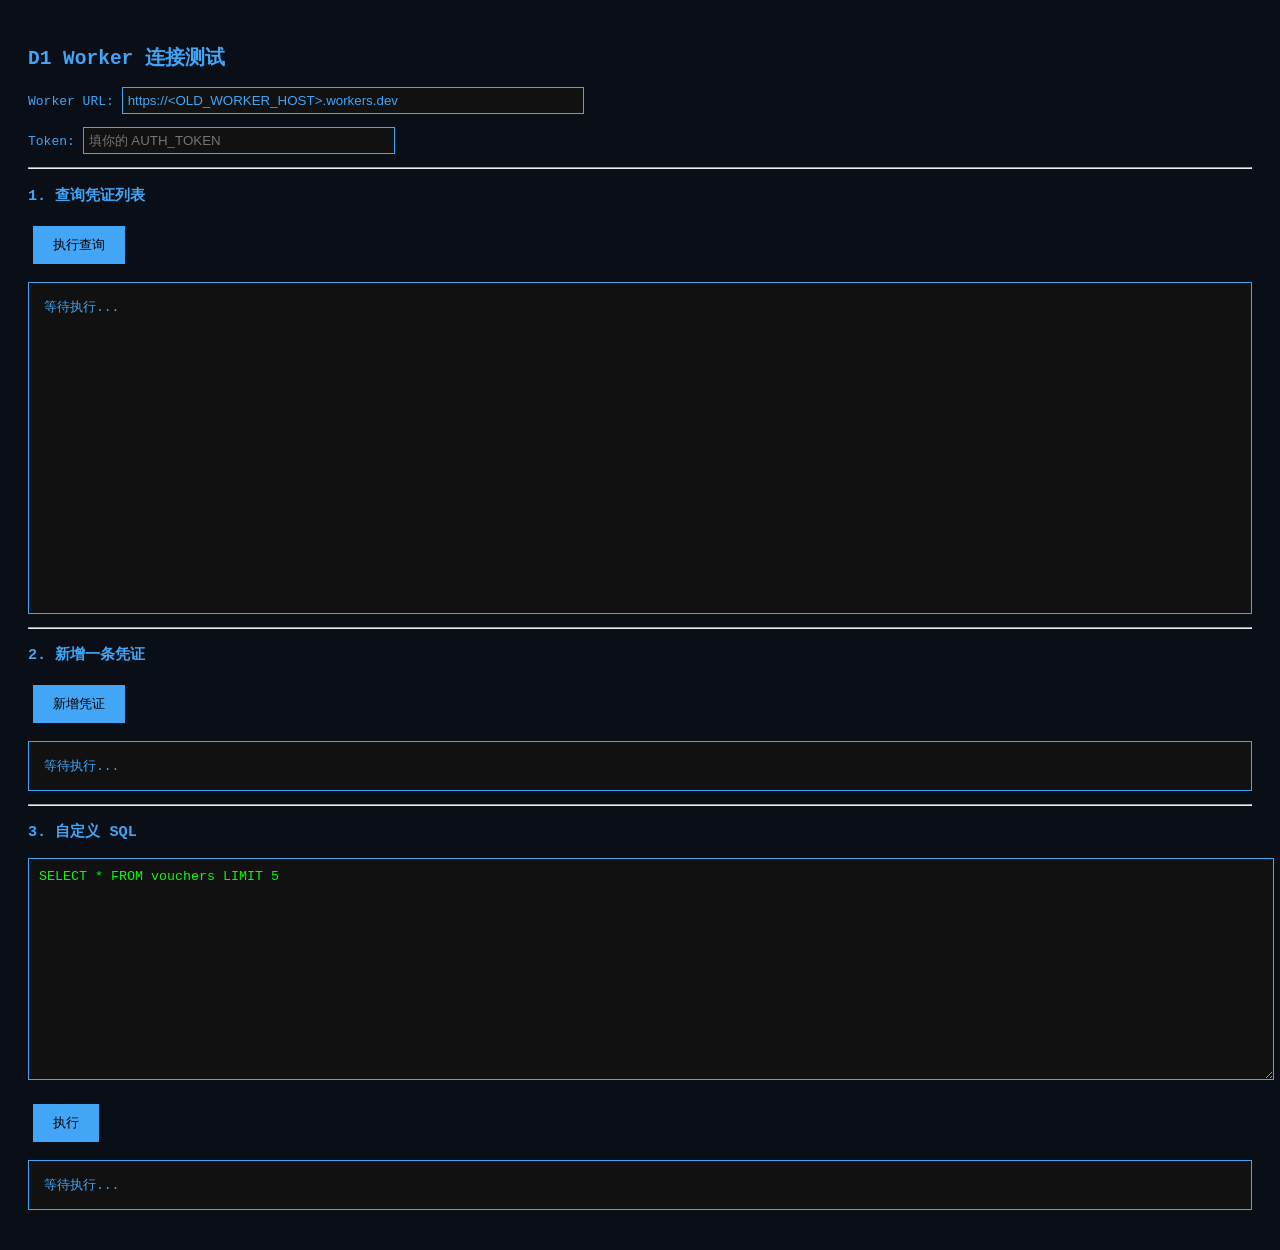
<file: test-d1.html>
<!DOCTYPE html>
<html lang="zh-CN">
<head>
<meta charset="UTF-8">
<meta http-equiv="Cache-Control" content="no-cache, no-store, must-revalidate">
<meta http-equiv="Pragma" content="no-cache">
<meta http-equiv="Expires" content="0">
<title>D1 Worker 测试</title>
<style>
  body { font-family: monospace; background: #0a0e17; color: #42a5f5; padding: 20px; }
  .btn { background: #42a5f5; color: #000; padding: 10px 20px; border: none; cursor: pointer; margin: 5px; }
  textarea { width: 100%; height: 200px; background: #111; color: #0f0; border: 1px solid #42a5f5; padding: 10px; }
  pre { background: #111; padding: 15px; border: 1px solid #42a5f5; white-space: pre-wrap; word-break: break-all; }
  .ok { color: #66bb6a; }
  .err { color: #ef5350; }
  input { background: #111; color: #42a5f5; border: 1px solid #42a5f5; padding: 5px; }
</style>
</head>
<body>
<h2>D1 Worker 连接测试</h2>

<p>Worker URL: <input id="workerUrl" value="https://<OLD_WORKER_HOST>.workers.dev" style="width:450px;"></p>
<p>Token: <input id="token" value="" placeholder="填你的 AUTH_TOKEN" style="width:300px;"></p>

<hr>

<h3>1. 查询凭证列表</h3>
<button class="btn" onclick="testQuery()">执行查询</button>
<pre id="result1" style="height:300px;">等待执行...</pre>

<hr>

<h3>2. 新增一条凭证</h3>
<button class="btn" onclick="testInsert()">新增凭证</button>
<pre id="result2">等待执行...</pre>

<hr>

<h3>3. 自定义 SQL</h3>
<textarea id="customSql">SELECT * FROM vouchers LIMIT 5</textarea><br><br>
<button class="btn" onclick="testCustom()">执行</button>
<pre id="result3">等待执行...</pre>

<script>
function query(sql, params) {
  var url = document.getElementById('workerUrl').value;
  var tok = document.getElementById('token').value;
  return fetch(url, {
    method: 'POST',
    headers: {
      'Content-Type': 'application/json',
      'X-Auth-Token': tok
    },
    body: JSON.stringify({ sql: sql, params: params || [] })
  }).then(function(r) { return r.json(); });
}

function testQuery() {
  var el = document.getElementById('result1');
  el.innerHTML = '查询中...';
  query('SELECT * FROM vouchers LIMIT 10').then(function(res) {
    el.innerHTML = JSON.stringify(res, null, 2);
  }).catch(function(e) {
    el.innerHTML = '<span class="err">错误: ' + e.message + '</span>';
  });
}

function testInsert() {
  var el = document.getElementById('result2');
  el.innerHTML = '新增中...';
  var id = 'test_' + Date.now();
  var sql = "INSERT INTO vouchers (id, user_id, shop_name, amount, status, signature) VALUES (?, ?, ?, ?, ?, ?)";
  query(sql, [id, '测试用户', '测试店铺', 100, '待审核', 'test_signature_url']).then(function(res) {
    el.innerHTML = JSON.stringify(res, null, 2);
    el.innerHTML += '\n\n<span class="ok">插入成功！ID: ' + id + '</span>';
  }).catch(function(e) {
    el.innerHTML = '<span class="err">错误: ' + e.message + '</span>';
  });
}

function testCustom() {
  var el = document.getElementById('result3');
  var sql = document.getElementById('customSql').value;
  el.innerHTML = '执行中...';
  query(sql).then(function(res) {
    el.innerHTML = JSON.stringify(res, null, 2);
  }).catch(function(e) {
    el.innerHTML = '<span class="err">错误: ' + e.message + '</span>';
  });
}
</script>
</body>
</html>
</file>
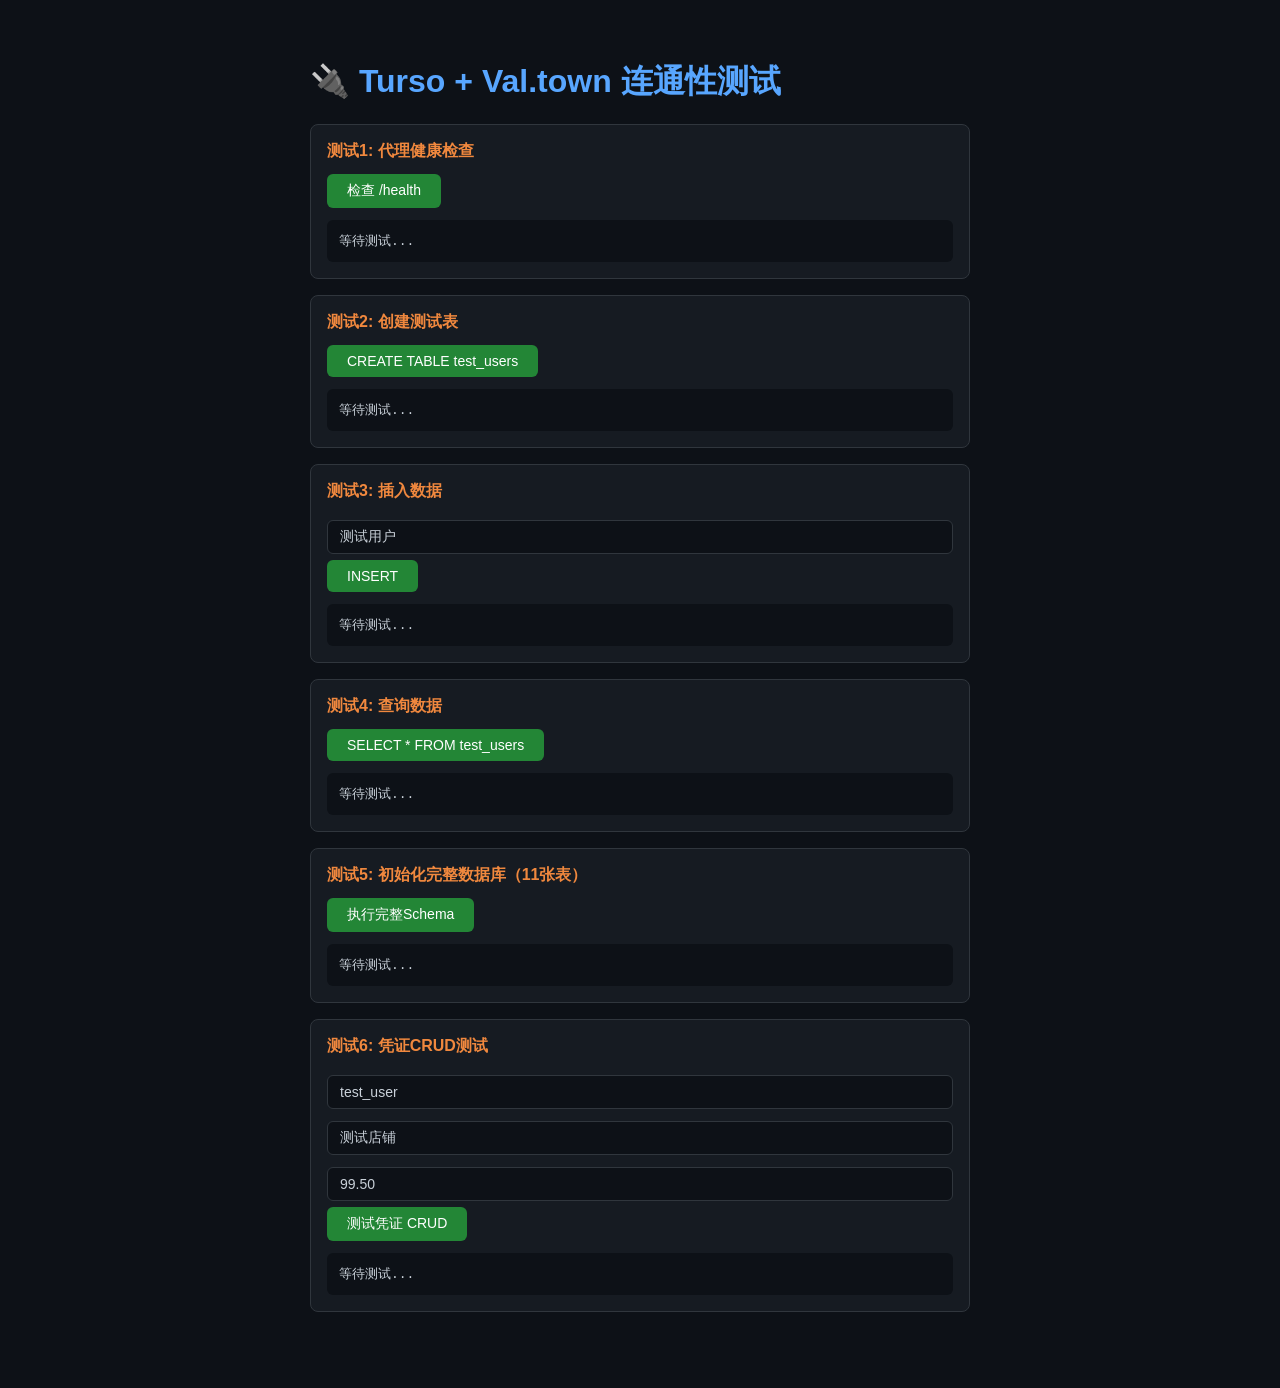
<file: test-turso.html>
<!DOCTYPE html>
<html lang="zh-CN">
<head>
  <meta charset="UTF-8">
  <meta http-equiv="Cache-Control" content="no-cache, no-store, must-revalidate">
  <meta http-equiv="Pragma" content="no-cache">
  <meta http-equiv="Expires" content="0">
  <meta name="viewport" content="width=device-width, initial-scale=1.0">
  <title>Turso + Val.town 连通性测试</title>
  <style>
    * { margin: 0; padding: 0; box-sizing: border-box; }
    body {
      font-family: -apple-system, BlinkMacSystemFont, "Segoe UI", Roboto, sans-serif;
      background: #0d1117;
      color: #c9d1d9;
      max-width: 700px;
      margin: 40px auto;
      padding: 20px;
    }
    h1 { color: #58a6ff; margin-bottom: 20px; }
    .section {
      background: #161b22;
      border: 1px solid #30363d;
      border-radius: 8px;
      padding: 16px;
      margin-bottom: 16px;
    }
    .section h2 { font-size: 16px; color: #f0883e; margin-bottom: 12px; }
    button {
      padding: 8px 20px;
      background: #238636;
      color: #fff;
      border: none;
      border-radius: 6px;
      cursor: pointer;
      font-size: 14px;
      margin-right: 8px;
    }
    button:hover { background: #2ea043; }
    button:disabled { opacity: 0.5; cursor: not-allowed; }
    .result {
      margin-top: 12px;
      padding: 12px;
      background: #0d1117;
      border-radius: 6px;
      font-size: 13px;
      font-family: "SF Mono", "Consolas", monospace;
      white-space: pre-wrap;
      word-break: break-all;
      max-height: 300px;
      overflow-y: auto;
    }
    .ok { color: #3fb950; }
    .err { color: #f85149; }
    input {
      padding: 8px 12px;
      background: #0d1117;
      border: 1px solid #30363d;
      border-radius: 6px;
      color: #c9d1d9;
      font-size: 14px;
      width: 100%;
      margin: 6px 0;
    }
  </style>
</head>
<body>
  <h1>🔌 Turso + Val.town 连通性测试</h1>

  <!-- 测试1: 健康检查 -->
  <div class="section">
    <h2>测试1: 代理健康检查</h2>
    <button onclick="testHealth()">检查 /health</button>
    <div id="result1" class="result">等待测试...</div>
  </div>

  <!-- 测试2: 创建表 -->
  <div class="section">
    <h2>测试2: 创建测试表</h2>
    <button onclick="testCreateTable()">CREATE TABLE test_users</button>
    <div id="result2" class="result">等待测试...</div>
  </div>

  <!-- 测试3: 插入数据 -->
  <div class="section">
    <h2>测试3: 插入数据</h2>
    <input id="testName" value="测试用户" placeholder="用户名">
    <button onclick="testInsert()">INSERT</button>
    <div id="result3" class="result">等待测试...</div>
  </div>

  <!-- 测试4: 查询数据 -->
  <div class="section">
    <h2>测试4: 查询数据</h2>
    <button onclick="testSelect()">SELECT * FROM test_users</button>
    <div id="result4" class="result">等待测试...</div>
  </div>

  <!-- 测试5: 初始化完整数据库 -->
  <div class="section">
    <h2>测试5: 初始化完整数据库（11张表）</h2>
    <button onclick="testInitFull()">执行完整Schema</button>
    <div id="result5" class="result">等待测试...</div>
  </div>

  <!-- 测试6: 凭证 CRUD -->
  <div class="section">
    <h2>测试6: 凭证CRUD测试</h2>
    <input id="voucherUser" value="test_user" placeholder="用户名" style="margin-bottom:6px;">
    <input id="voucherShop" value="测试店铺" placeholder="店铺名" style="margin-bottom:6px;">
    <input id="voucherAmount" value="99.50" placeholder="金额" style="margin-bottom:6px;">
    <button onclick="testVoucherCRUD()">测试凭证 CRUD</button>
    <div id="result6" class="result">等待测试...</div>
  </div>

  <script>
    const PROXY = "https://yuguoygbit--efeee912c58011f1af2f1607ee4eb77e.web.val.run";
    const AUTH = ""; // 通用令牌已下线，/db 与 /sql 均按登录会话鉴权

    async function call(endpoint, body) {
      const res = await fetch(PROXY + endpoint, {
        method: "POST",
        headers: {
          "Content-Type": "application/json",
          "X-Auth-Token": AUTH,
        },
        body: JSON.stringify(body),
      });
      return res.json();
    }

    function showResult(id, data, isOk) {
      const el = document.getElementById(id);
      const cls = isOk ? "ok" : "err";
      el.innerHTML = `<span class="${cls}">${isOk ? "✅ 成功" : "❌ 失败"}</span>\n${JSON.stringify(data, null, 2)}`;
    }

    async function testHealth() {
      const el = document.getElementById("result1");
      el.textContent = "请求中...";
      try {
        const res = await fetch(PROXY + "/health", {
          headers: { "X-Auth-Token": AUTH },
        });
        const data = await res.json();
        showResult("result1", data, data.ok);
      } catch (e) {
        showResult("result1", { error: e.message }, false);
      }
    }

    async function testCreateTable() {
      const el = document.getElementById("result2");
      el.textContent = "请求中...";
      try {
        const data = await call("/sql", {
          sql: "CREATE TABLE IF NOT EXISTS test_users (id TEXT PRIMARY KEY, name TEXT, created_at TEXT DEFAULT (datetime('now')))",
        });
        showResult("result2", data, data.ok);
      } catch (e) {
        showResult("result2", { error: e.message }, false);
      }
    }

    async function testInsert() {
      const el = document.getElementById("result3");
      el.textContent = "请求中...";
      try {
        const name = document.getElementById("testName").value;
        const id = "u_" + Date.now();
        const data = await call("/sql", {
          sql: "INSERT INTO test_users (id, name) VALUES (?, ?)",
          params: [id, name],
        });
        showResult("result3", { ...data, insertedId: id }, data.ok);
      } catch (e) {
        showResult("result3", { error: e.message }, false);
      }
    }

    async function testSelect() {
      const el = document.getElementById("result4");
      el.textContent = "请求中...";
      try {
        const data = await call("/sql", {
          sql: "SELECT * FROM test_users ORDER BY created_at DESC LIMIT 10",
        });
        showResult("result4", data, data.ok);
      } catch (e) {
        showResult("result4", { error: e.message }, false);
      }
    }

    async function testInitFull() {
      const el = document.getElementById("result5");
      el.textContent = "请求中...";

      const schemaSql = [
        `CREATE TABLE IF NOT EXISTS users (id TEXT PRIMARY KEY, password_hash TEXT NOT NULL, full_name TEXT DEFAULT '', birthdate TEXT DEFAULT '', country TEXT DEFAULT '', province TEXT DEFAULT '', city TEXT DEFAULT '', referrer TEXT DEFAULT '', review_status TEXT DEFAULT 'pending', points INTEGER DEFAULT 0, frozen INTEGER DEFAULT 0, sign_ins TEXT DEFAULT '[]', last_sign_in TEXT DEFAULT '', streak_days INTEGER DEFAULT 0, is_admin INTEGER DEFAULT 0, created_at TEXT DEFAULT (datetime('now')), updated_at TEXT DEFAULT (datetime('now')))`,
        `INSERT OR IGNORE INTO users (id, password_hash, full_name, review_status, points, is_admin) VALUES ('admin', '<ADMIN_PASSWORD_HASH_请从环境变量注入>', '管理员', 'approved', 0, 1)`,
        `INSERT OR IGNORE INTO users (id, password_hash, full_name, review_status, points) VALUES ('谭绣云', 'a665a45920422f9d417e4867efdc4fb8a04a1f3fff1fa07e998e86f7f7a27ae3', '谭绣云', 'approved', 0)`,
        `CREATE TABLE IF NOT EXISTS vouchers (id TEXT PRIMARY KEY, user_id TEXT NOT NULL, shop_name TEXT NOT NULL, amount REAL NOT NULL DEFAULT 0, status TEXT DEFAULT '待审核', created_at TEXT DEFAULT (datetime('now')))`,
        `CREATE TABLE IF NOT EXISTS points_records (id TEXT PRIMARY KEY, user_id TEXT NOT NULL, delta INTEGER NOT NULL, reason TEXT DEFAULT '', created_at TEXT DEFAULT (datetime('now')))`,
        `CREATE TABLE IF NOT EXISTS chat_messages (id TEXT PRIMARY KEY, user_id TEXT NOT NULL, sender TEXT NOT NULL DEFAULT 'user', content TEXT DEFAULT '', image_url TEXT DEFAULT '', is_read INTEGER DEFAULT 0, chat_mode TEXT DEFAULT 'ai', created_at TEXT DEFAULT (datetime('now')))`,
      ];

      try {
        const data = await call("/init", { statements: schemaSql });
        const allOk = data.results && data.results.every(r => !r.error);
        showResult("result5", { tablesCreated: data.results?.length || 0, results: data.results }, allOk);
      } catch (e) {
        showResult("result5", { error: e.message }, false);
      }
    }

    async function testVoucherCRUD() {
      const el = document.getElementById("result6");
      el.textContent = "请求中...";
      var results = {};
      try {
        var user = document.getElementById("voucherUser").value;
        var shop = document.getElementById("voucherShop").value;
        var amount = document.getElementById("voucherAmount").value;
        var vid = "v" + Date.now();

        // 1. INSERT voucher
        var ins = await call("/sql", {
          sql: "INSERT INTO vouchers (id, user_id, shop_name, amount, status) VALUES (?,?,?,?,?)",
          params: [vid, user, shop, parseFloat(amount), "待审核"]
        });
        results.insert = ins.ok ? "OK" : ins.error;

        // 2. SELECT voucher
        var sel = await call("/sql", {
          sql: "SELECT * FROM vouchers WHERE id=?",
          params: [vid]
        });
        results.select = sel.ok ? (sel.columns && sel.rows ? sel.rows.length + " 行" : "OK") : sel.error;

        // 3. UPDATE status
        var upd = await call("/sql", {
          sql: "UPDATE vouchers SET status=? WHERE id=?",
          params: ["已完成交易", vid]
        });
        results.update = upd.ok ? "OK" : upd.error;

        // 4. DELETE test voucher
        var del = await call("/sql", {
          sql: "DELETE FROM vouchers WHERE id=?",
          params: [vid]
        });
        results.delete = del.ok ? "OK" : del.error;

        showResult("result6", results, ins.ok && sel.ok && upd.ok && del.ok);
      } catch (e) {
        showResult("result6", { error: e.message }, false);
      }
    }
  </script>
</body>
</html>
</file>
<file: css/admin.css>
* {
  margin: 0;
  padding: 0;
  box-sizing: border-box;
}

:root {
  --bg-dark: #0a0e27;
  --bg-panel: rgba(255, 255, 255, 0.05);
  --border-color: rgba(66, 165, 245, 0.3);
  --ice-blue: #42a5f5;
  --ice-blue-glow: rgba(66, 165, 245, 0.5);
  --text-color: #e0e0e0;
  --text-secondary: #9e9e9e;
  --success-green: #4caf50;
  --danger-red: #f44336;
  --warning-orange: #ff9800;
  --radius-sm: 6px;
  --radius-md: 10px;
  --transition-normal: 0.2s ease;
}

body {
  font-family: -apple-system, BlinkMacSystemFont, "Segoe UI", Roboto, "Helvetica Neue", Arial, sans-serif;
  background: linear-gradient(135deg, #0a0e27 0%, #1a237e 100%);
  min-height: 100vh;
  color: var(--text-color);
  line-height: 1.6;
}

.admin-layout {
  display: flex;
  min-height: 100vh;
}

.admin-sidebar {
  width: 240px;
  background: var(--bg-panel);
  border-right: 1px solid var(--border-color);
  display: flex;
  flex-direction: column;
  backdrop-filter: blur(10px);
  position: fixed;
  top: 0;
  left: 0;
  bottom: 0;
  z-index: 100;
}

.admin-logo {
  padding: 24px 20px 8px;
  font-size: 22px;
  font-weight: 700;
  color: var(--ice-blue);
  text-align: center;
}

.admin-logo-sub {
  padding: 0 20px 20px;
  font-size: 12px;
  color: var(--text-secondary);
  text-align: center;
}

.admin-nav {
  flex: 1;
  padding: 16px 0;
  overflow-y: auto;
}

.admin-nav-item {
  display: block;
  padding: 14px 24px;
  color: var(--text-color);
  text-decoration: none;
  cursor: pointer;
  transition: all var(--transition-normal);
  border-left: 3px solid transparent;
  font-size: 14px;
}

.admin-nav-item:hover {
  background: rgba(66, 165, 245, 0.1);
}

.admin-nav-item.active {
  background: rgba(66, 165, 245, 0.2);
  border-left-color: var(--ice-blue);
  color: var(--ice-blue);
}

.admin-sidebar-footer {
  padding: 16px;
  border-top: 1px solid var(--border-color);
}

.admin-user {
  text-align: center;
  padding: 8px 0 12px;
  color: var(--text-secondary);
  font-size: 14px;
}

.btn-logout {
  width: 100%;
  padding: 10px;
  background: rgba(244, 67, 54, 0.2);
  border: 1px solid var(--danger-red);
  border-radius: var(--radius-sm);
  color: var(--danger-red);
  cursor: pointer;
  transition: all var(--transition-normal);
}

.btn-logout:hover {
  background: rgba(244, 67, 54, 0.4);
}

.admin-main {
  flex: 1;
  margin-left: 240px;
  padding: 24px;
  overflow-y: auto;
}

.admin-tab {
  display: none;
}

.admin-tab.active {
  display: block;
}

.admin-toolbar {
  display: flex;
  justify-content: space-between;
  align-items: center;
  margin-bottom: 20px;
  padding: 16px 20px;
  background: var(--bg-panel);
  border-radius: var(--radius-md);
  border: 1px solid var(--border-color);
  backdrop-filter: blur(10px);
  gap: 12px;
  flex-wrap: wrap;
}

.admin-stats {
  display: flex;
  gap: 12px;
  flex-wrap: wrap;
}

.stat-badge {
  padding: 6px 16px;
  border-radius: 20px;
  font-size: 13px;
  font-weight: 600;
  border: 1px solid;
}

.stat-badge.pending {
  background: rgba(255, 152, 0, 0.15);
  border-color: var(--warning-orange);
  color: var(--warning-orange);
}

.stat-badge.approved {
  background: rgba(76, 175, 80, 0.15);
  border-color: var(--success-green);
  color: var(--success-green);
}

.stat-badge.rejected {
  background: rgba(244, 67, 54, 0.15);
  border-color: var(--danger-red);
  color: var(--danger-red);
}

.admin-filter {
  padding: 8px 16px;
  background: var(--bg-panel);
  border: 1px solid var(--border-color);
  border-radius: var(--radius-sm);
  color: var(--text-color);
  outline: none;
}

.admin-filter option {
  background: var(--bg-dark);
}

.admin-table-wrap {
  background: var(--bg-panel);
  border-radius: var(--radius-md);
  border: 1px solid var(--border-color);
  overflow-x: auto;
  -webkit-overflow-scrolling: touch;
  backdrop-filter: blur(10px);
}

.admin-table {
  min-width: 800px;
  width: auto;
  border-collapse: collapse;
}

.admin-table thead {
  background: rgba(66, 165, 245, 0.1);
}

.admin-table th {
  padding: 14px 16px;
  text-align: left;
  font-weight: 600;
  font-size: 13px;
  color: var(--text-color);
  border-bottom: 1px solid var(--border-color);
  white-space: nowrap;
}

.admin-table td {
  padding: 12px 16px;
  border-bottom: 1px solid rgba(255, 255, 255, 0.05);
  font-size: 14px;
  white-space: nowrap;
}

.admin-table tbody tr:hover {
  background: rgba(66, 165, 245, 0.05);
}

.loading-cell {
  text-align: center;
  padding: 40px !important;
  color: var(--text-secondary);
}

.status-badge {
  display: inline-block;
  padding: 4px 12px;
  border-radius: 12px;
  font-size: 12px;
  font-weight: 600;
  border: 1px solid;
}

.status-badge.pending {
  background: rgba(255, 152, 0, 0.15);
  border-color: var(--warning-orange);
  color: var(--warning-orange);
}

.status-badge.approved {
  background: rgba(76, 175, 80, 0.15);
  border-color: var(--success-green);
  color: var(--success-green);
}

.status-badge.rejected {
  background: rgba(244, 67, 54, 0.15);
  border-color: var(--danger-red);
  color: var(--danger-red);
}

.discount-badge {
  display: inline-block;
  padding: 4px 10px;
  border-radius: 8px;
  background: rgba(66, 165, 245, 0.2);
  border: 1px solid var(--ice-blue);
  color: var(--ice-blue);
  font-size: 12px;
  font-weight: 600;
}

.btn {
  padding: 10px 24px;
  border-radius: var(--radius-sm);
  border: 1px solid;
  cursor: pointer;
  font-weight: 600;
  transition: all var(--transition-normal);
}

.btn-approve {
  background: rgba(76, 175, 80, 0.2);
  border-color: var(--success-green);
  color: var(--success-green);
}

.btn-approve:hover {
  background: rgba(76, 175, 80, 0.4);
  box-shadow: 0 0 12px rgba(76, 175, 80, 0.5);
}

.btn-reject {
  background: rgba(244, 67, 54, 0.2);
  border-color: var(--danger-red);
  color: var(--danger-red);
}

.btn-reject:hover {
  background: rgba(244, 67, 54, 0.4);
  box-shadow: 0 0 12px rgba(244, 67, 54, 0.5);
}

.btn-delete {
  background: rgba(158, 158, 158, 0.2);
  border-color: var(--text-secondary);
  color: var(--text-secondary);
}

.btn-delete:hover {
  background: rgba(158, 158, 158, 0.4);
}

.action-btn {
  padding: 6px 16px;
  border-radius: var(--radius-sm);
  border: 1px solid var(--ice-blue);
  background: rgba(66, 165, 245, 0.2);
  color: var(--ice-blue);
  cursor: pointer;
  font-size: 13px;
  font-weight: 600;
  transition: all var(--transition-normal);
}

.action-btn:hover {
  background: rgba(66, 165, 245, 0.4);
  box-shadow: 0 0 12px var(--ice-blue-glow);
}

.modal-overlay {
  position: fixed;
  top: 0;
  left: 0;
  width: 100%;
  height: 100%;
  background: rgba(0, 0, 0, 0.7);
  display: flex;
  align-items: center;
  justify-content: center;
  z-index: 2000;
  opacity: 0;
  visibility: hidden;
  transition: opacity 0.2s ease;
}

.modal-overlay.active {
  opacity: 1;
  visibility: visible;
}

/* 部分弹窗（通知发送/通知详情/禁言/加急黑名单）是用 style.display="flex" 直接打开的，
   没有加 .active 类，会因为默认的 opacity:0 + visibility:hidden 看不见（表现为按钮点了没反应）。
   这里让设置了内联 display:flex 的弹窗直接可见。 */
.modal-overlay[style*="display: flex"],
.modal-overlay[style*="display:flex"] {
  opacity: 1;
  visibility: visible;
}

.review-modal {
  background: linear-gradient(135deg, #0a0e27 0%, #1a237e 100%);
  border: 1px solid var(--border-color);
  border-radius: var(--radius-md);
  width: 90%;
  max-width: 700px;
  max-height: 90vh;
  overflow-y: auto;
  backdrop-filter: blur(15px);
}

.review-modal-header {
  display: flex;
  justify-content: space-between;
  align-items: center;
  padding: 16px 20px;
  border-bottom: 1px solid var(--border-color);
}

.review-modal-header h3 {
  margin: 0;
  font-size: 18px;
  color: var(--text-color);
}

.modal-close {
  background: none;
  border: none;
  color: var(--text-secondary);
  font-size: 28px;
  cursor: pointer;
  line-height: 1;
  padding: 0;
  width: 30px;
  height: 30px;
  display: flex;
  align-items: center;
  justify-content: center;
}

.modal-close:hover {
  color: var(--text-color);
}

.review-modal-body {
  padding: 20px;
}

.review-info-row {
  display: grid;
  grid-template-columns: 1fr 1fr;
  gap: 16px;
  margin-bottom: 16px;
}

.review-info-item {
  background: var(--bg-panel);
  padding: 12px 16px;
  border-radius: var(--radius-sm);
  border: 1px solid var(--border-color);
}

.review-info-label {
  font-size: 12px;
  color: var(--text-secondary);
  margin-bottom: 4px;
}

.review-info-value {
  font-size: 15px;
  font-weight: 600;
  color: var(--text-color);
}

.review-images-section {
  margin-top: 20px;
}

.review-images-title {
  font-size: 14px;
  font-weight: 600;
  margin-bottom: 12px;
  color: var(--text-color);
}

.review-image-grid {
  display: grid;
  grid-template-columns: repeat(auto-fill, minmax(180px, 1fr));
  gap: 12px;
}

.review-image-wrap {
  background: var(--bg-panel);
  border: 1px solid var(--border-color);
  border-radius: var(--radius-sm);
  overflow: hidden;
}

.review-image-wrap img {
  width: 100%;
  display: block;
  cursor: pointer;
}

.review-image-label {
  padding: 6px 10px;
  font-size: 11px;
  color: var(--text-secondary);
  text-align: center;
}

.signature-wrap {
  background: #fff;
  padding: 12px;
  border-radius: var(--radius-sm);
  text-align: center;
}

.signature-wrap img {
  max-width: 300px;
  max-height: 100px;
}

.review-modal-footer {
  padding: 16px 20px;
  border-top: 1px solid var(--border-color);
}

.review-actions {
  display: flex;
  justify-content: flex-end;
  gap: 12px;
}

.reject-reason-wrap {
  margin-bottom: 16px;
  display: none;
}

.form-label {
  display: block;
  margin-bottom: 8px;
  font-size: 14px;
  color: var(--text-color);
}

.form-label .required {
  color: var(--danger-red);
}

.form-input {
  width: 100%;
  padding: 10px 12px;
  background: var(--bg-panel);
  border: 1px solid var(--border-color);
  border-radius: var(--radius-sm);
  color: var(--text-color);
  font-size: 14px;
  outline: none;
  transition: border-color 0.2s ease;
}

.form-input:focus {
  border-color: var(--ice-blue);
  box-shadow: 0 0 0 3px var(--ice-blue-glow);
}

.form-input.reject-reason {
  min-height: 80px;
  resize: vertical;
}

.form-group {
  margin-bottom: 16px;
}

.form-error {
  display: none;
  margin-top: 6px;
  color: var(--danger-red);
  font-size: 12px;
}

.form-error.visible {
  display: block;
}

.form-textarea {
  width: 100%;
  padding: 10px 14px;
  background: var(--bg-panel);
  border: 1px solid var(--border-color);
  border-radius: var(--radius-sm);
  color: var(--text-color);
  font-size: 14px;
  transition: border-color 0.2s ease;
  outline: none;
  resize: vertical;
  font-family: inherit;
}

.form-textarea:focus {
  border-color: var(--ice-blue);
  box-shadow: 0 0 0 3px var(--ice-blue-glow);
}

/* ===== 支付方式选项（与用户端一致） ===== */
.payment-options {
  display: flex;
  flex-direction: column;
  gap: 10px;
}

.payment-option {
  display: flex;
  align-items: center;
  gap: 10px;
  padding: 12px 16px;
  background: var(--bg-panel);
  border: 1px solid var(--border-color);
  border-radius: var(--radius-sm);
  cursor: pointer;
  transition: all 0.2s ease;
  color: var(--text-color);
  font-size: 13px;
}

.payment-option:hover {
  border-color: var(--ice-blue);
  background: rgba(66, 165, 245, 0.08);
  box-shadow: 0 0 10px var(--ice-blue-glow);
}

.payment-option input[type="radio"] {
  accent-color: var(--ice-blue);
  width: 16px;
  height: 16px;
  cursor: pointer;
  flex-shrink: 0;
}

.payment-option input[type="radio"]:checked + span {
  color: var(--ice-blue);
  font-weight: 600;
}

/* ===== 图片上传区域（与用户端一致） ===== */
.upload-area {
  position: relative;
  border: 2px dashed var(--border-color);
  border-radius: var(--radius-md);
  padding: 20px;
  text-align: center;
  cursor: pointer;
  transition: all 0.2s ease;
  background: var(--bg-panel);
  min-height: 100px;
  display: flex;
  align-items: center;
  justify-content: center;
}

.upload-area:hover {
  border-color: var(--ice-blue);
  background: rgba(66, 165, 245, 0.05);
}

.upload-input {
  position: absolute;
  top: 0;
  left: 0;
  width: 100%;
  height: 100%;
  opacity: 0;
  cursor: pointer;
}

.upload-placeholder {
  display: flex;
  flex-direction: column;
  align-items: center;
  gap: 8px;
  color: var(--text-secondary);
  font-size: 13px;
}

.upload-placeholder .nav-icon {
  width: 32px;
  height: 32px;
  color: rgba(66, 165, 245, 0.5);
}

.upload-preview {
  max-width: 100%;
  max-height: 200px;
  border-radius: var(--radius-sm);
  object-fit: contain;
}

.upload-preview-list {
  display: flex;
  flex-wrap: wrap;
  gap: 8px;
  margin-top: 8px;
}

.upload-preview-item {
  position: relative;
  width: 80px;
  height: 80px;
  border-radius: var(--radius-sm);
  overflow: hidden;
  border: 1px solid var(--border-color);
}

.upload-preview-item img {
  width: 100%;
  height: 100%;
  object-fit: cover;
}

.upload-preview-item .remove-preview {
  position: absolute;
  top: 2px;
  right: 2px;
  width: 18px;
  height: 18px;
  background: rgba(244, 67, 54, 0.8);
  border: none;
  border-radius: 50%;
  color: white;
  font-size: 10px;
  cursor: pointer;
  display: flex;
  align-items: center;
  justify-content: center;
  line-height: 1;
}

/* ===== 手写签名（与用户端一致） ===== */
.signature-container {
  border: 1px solid var(--border-color);
  border-radius: var(--radius-md);
  overflow: hidden;
  background: var(--bg-panel);
}

.signature-canvas {
  width: 100%;
  height: 150px;
  display: block;
  cursor: crosshair;
  background: rgba(255, 255, 255, 0.03);
}

.signature-actions {
  display: flex;
  justify-content: center;
  padding: 8px;
  border-top: 1px solid var(--border-color);
}

.btn-signature-action {
  background: rgba(66, 165, 245, 0.1);
  border: 1px solid var(--border-color);
  border-radius: var(--radius-sm);
  color: var(--ice-blue);
  padding: 6px 14px;
  font-size: 12px;
  cursor: pointer;
  transition: all 0.2s ease;
}

.btn-signature-action:hover {
  background: rgba(66, 165, 245, 0.2);
  box-shadow: 0 0 8px var(--ice-blue-glow);
}

/* ===== 取消按钮 ===== */
.btn-cancel {
  background: var(--bg-panel);
  border: 1px solid var(--border-color);
  border-radius: var(--radius-sm);
  color: var(--text-secondary);
  padding: 10px 24px;
  font-size: 14px;
  cursor: pointer;
  transition: all 0.2s ease;
}

.btn-cancel:hover {
  background: rgba(244, 67, 54, 0.1);
  border-color: var(--danger-red);
  color: var(--danger-red);
}

.chat-layout {
  display: flex;
  height: calc(100vh - 60px);
  background: var(--bg-panel);
  border: 1px solid var(--border-color);
  border-radius: var(--radius-md);
  overflow: hidden;
}

.chat-users {
  width: 220px;
  border-right: 1px solid var(--border-color);
  display: flex;
  flex-direction: column;
}

.chat-users-title {
  padding: 12px 16px;
  font-weight: 600;
  border-bottom: 1px solid var(--border-color);
  color: var(--text-color);
}

.chat-users-list {
  flex: 1;
  overflow-y: auto;
}

.chat-user-item {
  padding: 12px 16px;
  border-bottom: 1px solid rgba(255, 255, 255, 0.05);
  cursor: pointer;
  transition: background 0.2s ease;
}

.chat-user-item:hover {
  background: rgba(66, 165, 245, 0.1);
}

.chat-user-item.active {
  background: rgba(66, 165, 245, 0.2);
  color: var(--ice-blue);
}

.chat-user-name {
  font-weight: 600;
  font-size: 14px;
}

.chat-user-last {
  font-size: 12px;
  color: var(--text-secondary);
  margin-top: 2px;
  white-space: nowrap;
  overflow: hidden;
  text-overflow: ellipsis;
}

.chat-main {
  flex: 1;
  display: flex;
  flex-direction: column;
}

.chat-header {
  padding: 12px 20px;
  border-bottom: 1px solid var(--border-color);
  font-weight: 600;
  font-size: 15px;
}

.chat-messages {
  flex: 1;
  padding: 16px;
  overflow-y: auto;
  display: flex;
  flex-direction: column;
  gap: 12px;
}

.chat-message {
  max-width: 70%;
  padding: 10px 14px;
  border-radius: 12px;
  font-size: 14px;
  line-height: 1.5;
  position: relative;
}

.chat-message.admin {
  align-self: flex-end;
  background: rgba(66, 165, 245, 0.3);
  border: 1px solid var(--ice-blue);
  color: var(--text-color);
}

.chat-message.user {
  align-self: flex-start;
  background: var(--bg-panel);
  border: 1px solid var(--border-color);
  color: var(--text-color);
}

.chat-time {
  font-size: 11px;
  color: var(--text-secondary);
  margin-top: 4px;
  text-align: right;
}

.chat-message.user .chat-time {
  text-align: left;
}

.chat-input-area {
  display: flex;
  padding: 12px 16px;
  border-top: 1px solid var(--border-color);
  gap: 12px;
}

.chat-input {
  flex: 1;
  padding: 10px 14px;
  background: var(--bg-panel);
  border: 1px solid var(--border-color);
  border-radius: var(--radius-sm);
  color: var(--text-color);
  outline: none;
}

.chat-input:disabled {
  opacity: 0.5;
  cursor: not-allowed;
}

.chat-send-btn {
  padding: 10px 24px;
  background: rgba(66, 165, 245, 0.3);
  border: 1px solid var(--ice-blue);
  border-radius: var(--radius-sm);
  color: var(--ice-blue);
  font-weight: 600;
  cursor: pointer;
  transition: all var(--transition-normal);
}

.chat-send-btn:disabled {
  opacity: 0.5;
  cursor: not-allowed;
}

.chat-send-btn:hover:not(:disabled) {
  background: rgba(66, 165, 245, 0.5);
  box-shadow: 0 0 12px var(--ice-blue-glow);
}

.toast {
  position: fixed;
  top: 80px;
  left: 50%;
  transform: translateX(-50%);
  padding: 12px 24px;
  background: rgba(0, 0, 0, 0.8);
  color: #fff;
  border-radius: 8px;
  font-size: 14px;
  opacity: 0;
  visibility: hidden;
  transition: all 0.2s ease;
  z-index: 4000;
}

.toast.show {
  opacity: 1;
  visibility: visible;
}

.image-preview-overlay {
  position: fixed;
  top: 0;
  left: 0;
  width: 100%;
  height: 100%;
  background: rgba(0, 0, 0, 0.9);
  display: flex;
  align-items: center;
  justify-content: center;
  z-index: 5000;
  cursor: pointer;
}

.image-preview-overlay img {
  max-width: 90%;
  max-height: 90%;
  border-radius: 4px;
}

.admin-card {
  background: var(--bg-panel);
  border: 1px solid var(--border-color);
  border-radius: var(--radius-md);
  overflow: hidden;
  margin-bottom: 20px;
}

.admin-card-header {
  padding: 16px 20px;
  border-bottom: 1px solid var(--border-color);
}

.admin-card-header h3 {
  margin: 0 0 4px;
  font-size: 16px;
  color: var(--text-color);
}

.admin-card-desc {
  margin: 0;
  font-size: 12px;
  color: var(--text-secondary);
}

.admin-card-body {
  padding: 20px;
}

.admin-card-footer {
  padding: 16px 20px;
  border-top: 1px solid var(--border-color);
  display: flex;
  justify-content: flex-end;
  gap: 12px;
}

.lottery-weight-slider {
  width: 100%;
  margin: 8px 0;
  -webkit-appearance: none;
  height: 6px;
  background: var(--border-color);
  border-radius: 3px;
  outline: none;
}

.lottery-weight-slider::-webkit-slider-thumb {
  -webkit-appearance: none;
  width: 20px;
  height: 20px;
  border-radius: 50%;
  background: var(--ice-blue);
  cursor: pointer;
  border: 2px solid #fff;
}

.lottery-weight-value {
  display: inline-block;
  margin-left: 12px;
  font-weight: 600;
  color: var(--ice-blue);
  min-width: 30px;
  text-align: center;
}

.dev-tool-item {
  padding: 16px 0;
  border-bottom: 1px solid rgba(255,255,255,0.05);
}

.dev-tool-item:last-child {
  border-bottom: none;
}

.dev-tool-item h4 {
  margin: 0 0 8px;
  font-size: 15px;
  color: var(--text-color);
}

.dev-tool-item p {
  margin: 0 0 12px;
  font-size: 13px;
  color: var(--text-secondary);
}

.system-info p {
  margin: 4px 0;
  font-size: 13px;
  color: var(--text-secondary);
  font-family: monospace;
}

.login-tip {
  text-align: center;
  font-size: 12px;
  color: var(--text-secondary);
  margin-top: 8px;
}

.login-tip span {
  color: var(--ice-blue);
  font-weight: 600;
}

@media (max-width: 900px) {
  .admin-layout {
    flex-direction: column;
  }
  .admin-sidebar {
    position: relative;
    width: 100%;
    border-right: none;
    border-bottom: 1px solid var(--border-color);
  }
  .admin-main {
    margin-left: 0;
    padding: 12px;
  }
  .review-info-row {
    grid-template-columns: 1fr;
  }
  .chat-layout {
    flex-direction: column;
    height: auto;
    min-height: 600px;
  }
  .chat-users {
    width: 100%;
    border-right: none;
    border-bottom: 1px solid var(--border-color);
    max-height: 200px;
  }
  .admin-toolbar {
    flex-direction: column;
    align-items: stretch;
  }
  .admin-stats {
    justify-content: center;
  }
  .admin-filter {
    width: 100%;
  }
}

/* 手机端管理员表格 / 卡片紧凑显示 */
@media (max-width: 768px) {
  .admin-card-header h3 {
    font-size: 15px;
  }
  .admin-card-desc {
    font-size: 12px;
  }
  .admin-card-body {
    padding: 12px;
  }
  .admin-table-wrap,
  .admin-card-body {
    overflow-x: auto;
    -webkit-overflow-scrolling: touch;
  }
  .admin-table {
    min-width: 720px;
  }
  .admin-table th,
  .admin-table td {
    padding: 8px 10px;
    font-size: 12px;
  }
  .admin-table .action-btn,
  .admin-table .btn {
    padding: 4px 8px;
    font-size: 11px;
    margin: 1px;
  }
  .admin-filter label,
  .admin-filter input,
  .admin-filter select {
    font-size: 12px;
  }
  .modal-container {
    margin: 20px 10px;
    max-width: calc(100% - 20px);
    max-height: calc(100vh - 40px);
    overflow-y: auto;
  }
  .modal-header h3 {
    font-size: 15px;
  }
  .form-label {
    font-size: 12px;
  }
  .form-input,
  .form-textarea,
  .form-select {
    font-size: 14px; /* 避免 iOS 自动缩放(需>=16px才完全不缩, 14px 已基本稳定) */
    padding: 8px 10px;
  }
  .btn,
  .action-btn {
    font-size: 13px;
    padding: 8px 12px;
  }
}

/* 超小屏 */
@media (max-width: 380px) {
  .admin-table th,
  .admin-table td {
    padding: 6px 8px;
    font-size: 11px;
  }
  .admin-table .action-btn,
  .admin-table .btn {
    padding: 3px 6px;
    font-size: 10px;
  }
  .admin-sidebar-item {
    padding: 8px 12px;
    font-size: 13px;
  }
}
</file>
<file: css/style.css>
* {
  margin: 0;
  padding: 0;
  box-sizing: border-box;
}

:root {
  --bg-primary: #0a0e17;
  --bg-secondary: #0d1322;
  --bg-tertiary: #101a33;
  --bg-card: #182030;
  --bg-card-hover: #1c2636;
  --ice-blue: #42a5f5;
  --ice-blue-light: #64b5f6;
  --ice-blue-dim: rgba(66, 165, 245, 0.15);
  --ice-blue-border: rgba(66, 165, 245, 0.3);
  --ice-blue-glow: rgba(66, 165, 245, 0.5);
  --text-primary: #e0e6f0;
  --text-secondary: #8899aa;
  --text-dim: #556677;
  --danger: #ef5350;
  --success: #66bb6a;
  --warning: #ffa726;
  --gold: #ffd54f;
  --border-dim: rgba(33, 147, 241, 0.12);
  --radius-sm: 6px;
  --radius-md: 10px;
  --radius-lg: 14px;
  --transition-fast: 0.15s ease;
  --transition-normal: 0.2s ease;
}
h1, h2, h3, h4, h5, h6 { text-wrap: balance; }
p, li, td, th { text-wrap: pretty; }
.tabular-nums { font-variant-numeric: tabular-nums; }
@media (prefers-reduced-motion: reduce) {
  *, *::before, *::after {
    animation-duration: 0.01ms !important;
    animation-iteration-count: 1 !important;
    transition-duration: 0.01ms !important;
  }
}

html, body {
  width: 100%;
  height: 100%;
  font-family: -apple-system, BlinkMacSystemFont, "Segoe UI", "PingFang SC", "Hiragino Sans GB", "Microsoft YaHei", sans-serif;
  background: var(--bg-primary);
  color: var(--text-primary);
  overflow-x: hidden;
  -webkit-font-smoothing: antialiased;
}

.bg-grid {
  position: fixed;
  top: 0;
  left: 0;
  width: 100%;
  height: 100%;
  background-image:
    linear-gradient(rgba(66, 165, 245, 0.03) 1px, transparent 1px),
    linear-gradient(90deg, rgba(66, 165, 245, 0.03) 1px, transparent 1px);
  background-size: 40px 40px;
  pointer-events: none;
  z-index: 0;
}

.bg-particles {
  position: fixed;
  top: 0;
  left: 0;
  width: 100%;
  height: 100%;
  pointer-events: none;
  z-index: 0;
}

.bg-particles .particle {
  position: absolute;
  background: var(--ice-blue);
  border-radius: 50%;
  opacity: 0;
  animation: particleFloat linear infinite;
}

@keyframes particleFloat {
  0% { transform: translateY(0) translateX(0); opacity: 0; }
  10% { opacity: 0.3; }
  90% { opacity: 0.3; }
  100% { transform: translateY(-100vh) translateX(30px); opacity: 0; }
}

.main-container {
  position: relative;
  z-index: 1;
  min-height: 100vh;
  display: flex;
  flex-direction: column;
}

.top-header {
  display: flex;
  align-items: center;
  justify-content: space-between;
  padding: 12px 24px;
  background: rgba(13, 19, 34, 0.95);
  border-bottom: 1px solid var(--ice-blue-border);
  backdrop-filter: blur(10px);
  position: sticky;
  top: 0;
  z-index: 100;
  gap: 16px;
  flex-wrap: wrap;
}

.header-left {
  flex-shrink: 0;
  display: flex;
  align-items: center;
  gap: 12px;
}

.btn-logout-mobile { display: none; }

.site-title {
  font-size: 22px;
  font-weight: 700;
  color: var(--ice-blue);
  text-shadow: 0 0 20px var(--ice-blue-glow), 0 0 40px rgba(66, 165, 245, 0.3);
  letter-spacing: 2px;
  white-space: nowrap;
  display: flex;
  align-items: center;
  gap: 10px;
}

.site-logo {
  width: 22px;
  height: 22px;
  object-fit: contain;
  flex-shrink: 0;
}

.header-center {
  display: flex;
  align-items: center;
  gap: 20px;
  flex: 1;
  justify-content: center;
  flex-wrap: wrap;
}

.nav-group {
  display: flex;
  align-items: center;
  gap: 8px;
}

.nav-btn-small {
  display: flex;
  align-items: center;
  justify-content: center;
  width: 42px;
  height: 42px;
  background: rgba(66, 165, 245, 0.08);
  border: 1px solid var(--ice-blue-border);
  border-radius: var(--radius-sm);
  color: var(--ice-blue);
  cursor: pointer;
  transition: all var(--transition-fast);
  position: relative;
}

.nav-btn-small:hover {
  background: linear-gradient(135deg, rgba(66, 165, 245, 0.2), rgba(66, 165, 245, 0.1));
  border-color: var(--ice-blue);
  box-shadow: 0 0 15px var(--ice-blue-glow), inset 0 0 10px rgba(66, 165, 245, 0.1);
  transform: translateY(-1px);
}

.nav-btn-small .nav-icon {
  width: 20px;
  height: 20px;
}

#btnJITVip {
  width: auto;
  padding: 0 14px;
  font-size: 13px;
  font-weight: 600;
  white-space: nowrap;
}

.nav-group-large {
  gap: 12px;
}

.nav-module {
  display: flex;
  flex-direction: column;
  align-items: center;
  gap: 4px;
  padding: 8px 16px;
  background: rgba(13, 19, 34, 0.8);
  border: 1px solid var(--ice-blue-border);
  border-radius: var(--radius-md);
  transition: all var(--transition-fast);
  min-width: 100px;
}

.nav-module:hover {
  border-color: var(--ice-blue);
  box-shadow: 0 0 12px var(--ice-blue-glow);
}

.module-tip {
  font-size: 10px;
  color: var(--ice-blue-light);
  opacity: 0.7;
  white-space: nowrap;
}

.module-btn {
  background: transparent;
  border: none;
  color: var(--ice-blue);
  font-size: 13px;
  font-weight: 600;
  cursor: pointer;
  transition: all var(--transition-fast);
  padding: 4px 8px;
  border-radius: var(--radius-sm);
  white-space: nowrap;
}

.module-btn:hover {
  background: rgba(66, 165, 245, 0.15);
  text-shadow: 0 0 8px var(--ice-blue-glow);
}

.module-btn-icon {
  padding: 2px;
  display: flex;
  align-items: center;
  justify-content: center;
}

.module-btn-icon .nav-icon {
  width: 18px;
  height: 18px;
}

.header-right {
  display: flex;
  align-items: center;
  gap: 16px;
  flex-shrink: 0;
}

.member-progress {
  min-width: 220px;
}

.progress-labels {
  display: flex;
  justify-content: space-between;
  margin-bottom: 4px;
}

.progress-label {
  font-size: 9px;
  color: var(--text-dim);
  white-space: nowrap;
}

.progress-bar-track {
  width: 100%;
  height: 8px;
  background: var(--bg-card);
  border-radius: 4px;
  overflow: hidden;
  border: 1px solid var(--border-dim);
}

.progress-bar-fill {
  height: 100%;
  background: linear-gradient(90deg, var(--ice-blue), #90caf9);
  border-radius: 4px;
  transition: width 0.8s ease;
  box-shadow: 0 0 8px var(--ice-blue-glow);
  width: 0%;
}

.progress-text {
  font-size: 10px;
  color: var(--text-secondary);
  margin-top: 3px;
  text-align: center;
}

.btn-logout {
  display: flex;
  align-items: center;
  gap: 6px;
  background: rgba(239, 83, 80, 0.1);
  border: 1px solid rgba(239, 83, 80, 0.3);
  border-radius: var(--radius-sm);
  color: var(--danger);
  padding: 8px 14px;
  font-size: 13px;
  cursor: pointer;
  transition: all var(--transition-fast);
  white-space: nowrap;
}

.btn-logout:hover {
  background: rgba(239, 83, 80, 0.2);
  border-color: var(--danger);
  box-shadow: 0 0 12px rgba(239, 83, 80, 0.4);
  transform: translateY(-1px);
}

.btn-logout .nav-icon {
  width: 16px;
  height: 16px;
}

.content-wrapper {
  display: flex;
  flex: 1;
  gap: 0;
  padding: 16px 24px;
}

.sidebar {
  width: 240px;
  flex-shrink: 0;
  background: rgba(13, 19, 34, 0.8);
  border: 1px solid var(--ice-blue-border);
  border-radius: var(--radius-lg);
  padding: 16px;
  display: flex;
  flex-direction: column;
  gap: 12px;
  max-height: calc(100vh - 180px);
  overflow-y: auto;
}

.sidebar-header {
  display: flex;
  align-items: center;
  gap: 8px;
  font-size: 14px;
  font-weight: 600;
  color: var(--ice-blue);
  padding-bottom: 10px;
  border-bottom: 1px solid var(--border-dim);
}

.sidebar-header .nav-icon {
  width: 18px;
  height: 18px;
}

.sidebar-list {
  display: flex;
  flex-direction: column;
  gap: 6px;
}

.sidebar-item {
  padding: 10px 12px;
  background: rgba(24, 32, 48, 0.5);
  border: 1px solid var(--border-dim);
  border-radius: var(--radius-sm);
  cursor: pointer;
  transition: all var(--transition-fast);
  font-size: 12px;
  color: var(--text-secondary);
}

.sidebar-item:hover {
  border-color: var(--ice-blue);
  background: rgba(66, 165, 245, 0.08);
  color: var(--ice-blue);
}

.sidebar-item-shop {
  font-weight: 600;
  color: var(--ice-blue-light);
  margin-bottom: 2px;
}

.sidebar-item-date {
  font-size: 10px;
  color: var(--text-dim);
}

.sidebar-item-status {
  display: inline-block;
  padding: 2px 6px;
  border-radius: 3px;
  font-size: 10px;
  margin-top: 4px;
}

.sidebar-item-status.approved {
  background: rgba(102, 187, 106, 0.15);
  color: var(--success);
}

.sidebar-item-status.pending {
  background: rgba(255, 167, 38, 0.15);
  color: var(--warning);
}

.sidebar-item-status.rejected {
  background: rgba(239, 83, 80, 0.15);
  color: var(--danger);
}

.sidebar-loading {
  text-align: center;
  color: var(--text-dim);
  padding: 20px;
  font-size: 13px;
}

.main-content {
  flex: 1;
  margin-left: 16px;
  min-width: 0;
}

.orders-section {
  background: rgba(13, 19, 34, 0.6);
  border: 1px solid var(--ice-blue-border);
  border-radius: var(--radius-lg);
  padding: 20px;
  min-height: 400px;
}

.orders-header {
  display: flex;
  align-items: center;
  justify-content: space-between;
  margin-bottom: 16px;
}

.orders-title {
  font-size: 18px;
  font-weight: 700;
  color: var(--ice-blue);
  text-shadow: 0 0 10px rgba(66, 165, 245, 0.3);
}

.btn-lottery {
  display: flex;
  align-items: center;
  gap: 8px;
  background: linear-gradient(135deg, rgba(66, 165, 245, 0.2), rgba(66, 165, 245, 0.08));
  border: 1px solid var(--ice-blue);
  border-radius: var(--radius-md);
  color: var(--ice-blue);
  padding: 10px 20px;
  font-size: 15px;
  font-weight: 700;
  cursor: pointer;
  transition: all var(--transition-fast);
  animation: lotteryPulse 2s ease-in-out infinite;
}

.btn-lottery:hover {
  background: linear-gradient(135deg, rgba(66, 165, 245, 0.4), rgba(66, 165, 245, 0.15));
  box-shadow: 0 0 20px var(--ice-blue-glow), 0 0 40px rgba(66, 165, 245, 0.3);
  transform: scale(1.05);
}

.btn-lottery .nav-icon {
  width: 20px;
  height: 20px;
}

@keyframes lotteryPulse {
  0%, 100% { box-shadow: 0 0 10px rgba(66, 165, 245, 0.3); }
  50% { box-shadow: 0 0 25px rgba(66, 165, 245, 0.6); }
}

.table-container {
  overflow-x: auto;
  border-radius: var(--radius-md);
  border: 1px solid var(--border-dim);
}

.orders-table {
  width: 100%;
  border-collapse: collapse;
  background: rgba(10, 14, 23, 0.8);
}

.orders-table thead {
  background: var(--bg-tertiary);
}

.orders-table th {
  padding: 12px 16px;
  text-align: left;
  font-size: 13px;
  font-weight: 600;
  color: var(--ice-blue-light);
  border-bottom: 1px solid var(--ice-blue-border);
  white-space: nowrap;
}

.orders-table td {
  padding: 12px 16px;
  font-size: 13px;
  color: var(--text-primary);
  border-bottom: 1px solid var(--border-dim);
  white-space: nowrap;
}

.orders-table tbody tr {
  transition: all var(--transition-fast);
}

.orders-table tbody tr:hover {
  background: rgba(66, 165, 245, 0.05);
}

.orders-table .status-badge {
  display: inline-block;
  padding: 3px 10px;
  border-radius: 12px;
  font-size: 11px;
  font-weight: 600;
}

.orders-table .status-badge.approved {
  background: rgba(102, 187, 106, 0.15);
  color: var(--success);
  border: 1px solid rgba(102, 187, 106, 0.3);
}

.orders-table .status-badge.pending {
  background: rgba(255, 167, 38, 0.15);
  color: var(--warning);
  border: 1px solid rgba(255, 167, 38, 0.3);
}

.orders-table .status-badge.rejected {
  background: rgba(239, 83, 80, 0.15);
  color: var(--danger);
  border: 1px solid rgba(239, 83, 80, 0.3);
}

.orders-table .discount-badge {
  display: inline-block;
  padding: 2px 8px;
  border-radius: 10px;
  font-size: 12px;
  font-weight: 700;
  background: rgba(66, 165, 245, 0.15);
  color: var(--ice-blue);
  border: 1px solid var(--ice-blue-border);
}

.table-loading-row td {
  text-align: center;
  padding: 40px;
}

.table-loading {
  color: var(--text-dim);
  font-size: 14px;
}

.loading-brand {
  display: flex;
  align-items: center;
  justify-content: center;
  gap: 2px;
  padding: 16px 0;
  opacity: 0.85;
  animation: loadingBrandPulse 2.4s ease-in-out infinite;
  animation-delay: 1.7s;
}

.loading-brand.loading-brand-sm {
  gap: 1px;
  padding: 4px 0;
  transform: scale(0.65);
  transform-origin: center center;
}

.loading-brand-inline {
  display: inline-flex;
  align-items: center;
  gap: 1px;
  transform: scale(0.55);
  transform-origin: left center;
  vertical-align: middle;
  opacity: 0.85;
}

@keyframes loadingBrandPulse {
  0%, 100% { opacity: 0.85; }
  50% { opacity: 0.45; }
}

.pagination {
  display: flex;
  align-items: center;
  justify-content: center;
  gap: 12px;
  margin-top: 16px;
}

.page-btn {
  background: rgba(66, 165, 245, 0.08);
  border: 1px solid var(--ice-blue-border);
  border-radius: var(--radius-sm);
  color: var(--ice-blue);
  padding: 6px 16px;
  font-size: 13px;
  cursor: pointer;
  transition: all var(--transition-fast);
}

.page-btn:hover:not(:disabled) {
  background: rgba(66, 165, 245, 0.2);
  box-shadow: 0 0 10px var(--ice-blue-glow);
}

.page-btn:disabled {
  opacity: 0.4;
  cursor: not-allowed;
}

.page-info {
  font-size: 13px;
  color: var(--text-secondary);
}

.no-more-orders {
  text-align: center;
  padding: 20px;
  font-size: 14px;
  color: var(--ice-blue);
  opacity: 0.7;
}

.modal-overlay {
  position: fixed;
  top: 0;
  left: 0;
  width: 100%;
  height: 100%;
  background: rgba(0, 0, 0, 0.7);
  display: flex;
  align-items: center;
  justify-content: center;
  z-index: 1000;
  opacity: 0;
  visibility: hidden;
  transition: all var(--transition-normal);
  backdrop-filter: blur(4px);
}

.modal-overlay.active {
  opacity: 1;
  visibility: visible;
}

.modal-container {
  background: var(--bg-secondary);
  border: 1px solid var(--ice-blue-border);
  border-radius: var(--radius-lg);
  width: 90%;
  max-width: 600px;
  max-height: 85vh;
  overflow-y: auto;
  box-shadow: 0 0 40px rgba(66, 165, 245, 0.2), 0 20px 60px rgba(0, 0, 0, 0.5);
  transform: translateY(20px);
  transition: transform var(--transition-normal);
}

.modal-overlay.active .modal-container {
  transform: translateY(0);
}

.modal-overlay.active .visit-farm-modal {
  transform: translateY(0);
}

.modal-header {
  display: flex;
  align-items: center;
  justify-content: space-between;
  padding: 16px 20px;
  border-bottom: 1px solid var(--border-dim);
}

.modal-title {
  font-size: 18px;
  font-weight: 700;
  color: var(--ice-blue);
  text-shadow: 0 0 10px rgba(66, 165, 245, 0.3);
}

.modal-close {
  background: transparent;
  border: none;
  color: var(--ice-blue);
  font-size: 28px;
  cursor: pointer;
  transition: all var(--transition-fast);
  width: 36px;
  height: 36px;
  display: flex;
  align-items: center;
  justify-content: center;
  border-radius: 50%;
}

.modal-close:hover {
  background: rgba(66, 165, 245, 0.15);
  box-shadow: 0 0 10px var(--ice-blue-glow);
}

.modal-body {
  padding: 20px;
}

.modal-footer {
  padding: 16px 20px;
  border-top: 1px solid var(--border-dim);
  display: flex;
  justify-content: flex-end;
}

.form-group {
  margin-bottom: 16px;
}

.form-label {
  display: block;
  font-size: 13px;
  font-weight: 600;
  color: var(--ice-blue);
  margin-bottom: 6px;
}

.required {
  color: var(--danger);
}

.form-input {
  width: 100%;
  padding: 10px 14px;
  background: rgba(10, 14, 23, 0.8);
  border: 1px solid var(--ice-blue-border);
  border-radius: var(--radius-sm);
  color: var(--text-primary);
  font-size: 14px;
  transition: all var(--transition-fast);
  outline: none;
  font-family: inherit;
}

.form-input:focus {
  border-color: var(--ice-blue);
  box-shadow: 0 0 10px rgba(66, 165, 245, 0.2);
}

.form-input::placeholder {
  color: var(--text-dim);
}

.form-textarea {
  width: 100%;
  padding: 10px 14px;
  background: rgba(10, 14, 23, 0.8);
  border: 1px solid var(--ice-blue-border);
  border-radius: var(--radius-sm);
  color: var(--text-primary);
  font-size: 14px;
  transition: all var(--transition-fast);
  outline: none;
  resize: vertical;
  font-family: inherit;
}

.form-textarea:focus {
  border-color: var(--ice-blue);
  box-shadow: 0 0 10px rgba(66, 165, 245, 0.2);
}

.form-textarea::placeholder {
  color: var(--text-dim);
}

.form-error {
  display: none;
  font-size: 11px;
  color: var(--danger);
  margin-top: 4px;
}

.form-error.visible {
  display: block;
}

.upload-area {
  position: relative;
  border: 2px dashed var(--ice-blue-border);
  border-radius: var(--radius-md);
  padding: 20px;
  text-align: center;
  cursor: pointer;
  transition: all var(--transition-fast);
  background: rgba(10, 14, 23, 0.5);
  min-height: 100px;
  display: flex;
  align-items: center;
  justify-content: center;
}

.upload-area:hover {
  border-color: var(--ice-blue);
  background: rgba(66, 165, 245, 0.05);
}

.upload-input {
  position: absolute;
  top: 0;
  left: 0;
  width: 100%;
  height: 100%;
  opacity: 0;
  cursor: pointer;
}

.upload-placeholder {
  display: flex;
  flex-direction: column;
  align-items: center;
  gap: 8px;
  color: var(--text-dim);
  font-size: 13px;
}

.upload-placeholder .nav-icon {
  width: 32px;
  height: 32px;
  color: var(--ice-blue-dim);
}

.upload-preview {
  max-width: 100%;
  max-height: 200px;
  border-radius: var(--radius-sm);
  object-fit: contain;
}

.upload-preview-list {
  display: flex;
  flex-wrap: wrap;
  gap: 8px;
  margin-top: 8px;
}

.upload-preview-item {
  position: relative;
  width: 80px;
  height: 80px;
  border-radius: var(--radius-sm);
  overflow: hidden;
  border: 1px solid var(--ice-blue-border);
}

.upload-preview-item img {
  width: 100%;
  height: 100%;
  object-fit: cover;
}

.upload-preview-item .remove-preview {
  position: absolute;
  top: 2px;
  right: 2px;
  width: 18px;
  height: 18px;
  background: rgba(239, 83, 80, 0.8);
  border: none;
  border-radius: 50%;
  color: white;
  font-size: 10px;
  cursor: pointer;
  display: flex;
  align-items: center;
  justify-content: center;
  line-height: 1;
}

.btn-location {
  display: flex;
  align-items: center;
  gap: 6px;
  background: rgba(66, 165, 245, 0.1);
  border: 1px solid var(--ice-blue-border);
  border-radius: var(--radius-sm);
  color: var(--ice-blue);
  padding: 8px 16px;
  font-size: 13px;
  cursor: pointer;
  transition: all var(--transition-fast);
}

.btn-location:hover {
  background: rgba(66, 165, 245, 0.2);
  box-shadow: 0 0 10px var(--ice-blue-glow);
}

.btn-location .nav-icon {
  width: 16px;
  height: 16px;
}

.location-info {
  display: block;
  margin-top: 6px;
  font-size: 12px;
  color: var(--text-secondary);
}

.signature-container {
  border: 1px solid var(--ice-blue-border);
  border-radius: var(--radius-md);
  overflow: hidden;
  background: rgba(10, 14, 23, 0.5);
}

.signature-canvas {
  width: 100%;
  height: 150px;
  display: block;
  cursor: crosshair;
  background: rgba(255, 255, 255, 0.03);
}

.signature-actions {
  display: flex;
  justify-content: center;
  padding: 8px;
  border-top: 1px solid var(--border-dim);
}

.btn-signature-action {
  background: rgba(66, 165, 245, 0.1);
  border: 1px solid var(--ice-blue-border);
  border-radius: var(--radius-sm);
  color: var(--ice-blue);
  padding: 6px 14px;
  font-size: 12px;
  cursor: pointer;
  transition: all var(--transition-fast);
}

.btn-signature-action:hover {
  background: rgba(66, 165, 245, 0.2);
  box-shadow: 0 0 8px var(--ice-blue-glow);
}

.btn-submit {
  background: linear-gradient(135deg, var(--ice-blue), #1e88e5);
  border: none;
  border-radius: var(--radius-md);
  color: #fff;
  padding: 12px 28px;
  font-size: 15px;
  font-weight: 700;
  cursor: pointer;
  transition: all var(--transition-fast);
  text-shadow: 0 1px 2px rgba(0, 0, 0, 0.3);
  position: relative;
  overflow: hidden;
}

.btn-submit::before {
  content: '';
  position: absolute;
  top: -50%;
  left: -50%;
  width: 200%;
  height: 200%;
  background: radial-gradient(circle, rgba(255,255,255,0.3) 0%, transparent 60%);
  opacity: 0;
  transition: opacity var(--transition-fast);
}

.btn-submit:hover {
  box-shadow: 0 0 20px var(--ice-blue-glow), 0 0 40px rgba(66, 165, 245, 0.4);
  transform: translateY(-2px);
}

.btn-submit:hover::before {
  opacity: 1;
}

.btn-submit:active {
  transform: translateY(0);
}

/* ============================================
   中国体育彩票 · 顶呱刮 样式
   ============================================ */
.lottery-container {
  background: linear-gradient(135deg, #cc0000, #8b0000, #cc0000);
  border: 3px solid #ffd700;
  border-radius: 16px;
  width: 90%;
  max-width: 400px;
  box-shadow: 0 0 60px rgba(204, 0, 0, 0.4), 0 0 120px rgba(255, 215, 0, 0.15), 0 20px 60px rgba(0, 0, 0, 0.5);
  transform: translateY(20px);
  transition: transform var(--transition-normal);
  position: relative;
  overflow: hidden;
}

.lottery-container::before {
  content: "";
  position: absolute;
  top: 0;
  left: 0;
  right: 0;
  bottom: 0;
  background: repeating-linear-gradient(
    90deg,
    transparent,
    transparent 20px,
    rgba(255, 215, 0, 0.03) 20px,
    rgba(255, 215, 0, 0.03) 21px
  );
  pointer-events: none;
  z-index: 0;
}

.modal-overlay.active .lottery-container {
  transform: translateY(0);
}

.lottery-header {
  display: flex;
  align-items: center;
  justify-content: space-between;
  padding: 12px 16px 8px;
  position: relative;
  z-index: 1;
}

.lottery-header-brand {
  display: flex;
  flex-direction: column;
  line-height: 1.2;
}

.lottery-brand-cn {
  font-size: 16px;
  font-weight: 900;
  color: #ffd700;
  text-shadow: 0 1px 3px rgba(0,0,0,0.5), 0 0 10px rgba(255, 215, 0, 0.3);
  letter-spacing: 2px;
}

.lottery-brand-en {
  font-size: 9px;
  font-weight: 600;
  color: rgba(255, 215, 0, 0.7);
  letter-spacing: 1px;
}

.lottery-close {
  background: rgba(0,0,0,0.3);
  border: 2px solid #ffd700;
  color: #ffd700;
  font-size: 22px;
  cursor: pointer;
  transition: all var(--transition-fast);
  width: 32px;
  height: 32px;
  display: flex;
  align-items: center;
  justify-content: center;
  border-radius: 50%;
  font-weight: 700;
  line-height: 1;
}

.lottery-close:hover {
  background: rgba(255, 215, 0, 0.2);
  box-shadow: 0 0 15px rgba(255, 215, 0, 0.4);
}

.lottery-body {
  padding: 0 16px 16px;
  display: flex;
  flex-direction: column;
  align-items: center;
  gap: 12px;
  position: relative;
  z-index: 1;
}

/* ===== 彩票票面 ===== */
.lottery-ticket {
  background: linear-gradient(180deg, #fff8e7, #fff3d6, #fff8e7);
  border-radius: 12px;
  border: 2px solid #ffd700;
  width: 100%;
  max-width: 340px;
  box-shadow: inset 0 0 20px rgba(255, 215, 0, 0.15), 0 4px 15px rgba(0,0,0,0.3);
  overflow: hidden;
  position: relative;
}

/* 票面顶部装饰条 */
.ticket-top {
  display: flex;
  align-items: center;
  justify-content: center;
  gap: 8px;
  padding: 8px 12px 4px;
  background: linear-gradient(90deg, #cc0000, #ff1a1a, #cc0000);
}

.ticket-top-pattern {
  display: flex;
  align-items: center;
  gap: 3px;
}

.pattern-dot {
  width: 4px;
  height: 4px;
  background: #ffd700;
  border-radius: 50%;
}

.pattern-line {
  width: 20px;
  height: 1px;
  background: #ffd700;
}

.pattern-diamond {
  color: #ffd700;
  font-size: 10px;
  margin: 0 2px;
}

.ticket-brand {
  font-size: 22px;
  font-weight: 900;
  color: #ffd700;
  text-shadow: 0 1px 3px rgba(0,0,0,0.4);
  letter-spacing: 4px;
  padding: 0 12px;
}

/* 最高奖金 */
.ticket-prize-max {
  display: flex;
  flex-direction: column;
  align-items: center;
  padding: 6px 0 4px;
  background: linear-gradient(90deg, transparent, rgba(204,0,0,0.06), transparent);
}

.prize-max-label {
  font-size: 10px;
  color: #8b0000;
  font-weight: 600;
  letter-spacing: 2px;
}

.prize-max-amount {
  font-size: 22px;
  font-weight: 900;
  color: #cc0000;
  text-shadow: 0 1px 2px rgba(204,0,0,0.2);
  letter-spacing: 2px;
}

/* 刮开区 */
.ticket-scratch-zone {
  padding: 4px 12px;
}

.ticket-scratch-label {
  text-align: center;
  font-size: 11px;
  color: #8b0000;
  font-weight: 700;
  margin-bottom: 4px;
  letter-spacing: 3px;
}

.ticket-card {
  position: relative;
  width: 100%;
  min-height: 240px;
  border-radius: 8px;
  overflow: hidden;
  border: 2px solid #cc0000;
  box-shadow: inset 0 0 15px rgba(204,0,0,0.1);
  background: #fffef5;
}

/* 号码区域 */
.ticket-numbers-section {
  padding: 6px 10px;
  position: relative;
  z-index: 1;
}

/* 中奖号码区域：始终可见，在涂层上方 */
.ticket-numbers-winning {
  z-index: 5;
  background: #fffef5;
  border-radius: 8px 8px 0 0;
  padding-bottom: 8px;
}

.ticket-numbers-header {
  text-align: center;
  font-size: 10px;
  font-weight: 700;
  color: #8b0000;
  letter-spacing: 2px;
  margin-bottom: 4px;
}

.ticket-numbers-grid {
  display: flex;
  flex-wrap: wrap;
  justify-content: center;
  align-items: flex-start;
  gap: 8px;
  padding: 6px;
}

#yourNumbersGrid {
  display: flex !important;
  flex-wrap: wrap !important;
  justify-content: center !important;
  align-items: flex-start !important;
  gap: 10px !important;
  padding: 8px !important;
}

#yourNumbersGrid .ticket-num-cell.flip-card {
  display: inline-block !important;
  width: 72px !important;
  height: 88px !important;
  min-width: 72px !important;
  min-height: 88px !important;
  padding: 0 !important;
  margin: 4px !important;
  position: relative !important;
  flex: 0 0 72px !important;
  flex-shrink: 0 !important;
  box-sizing: border-box !important;
  cursor: pointer;
  user-select: none;
  -webkit-user-select: none;
  -webkit-tap-highlight-color: transparent;
  touch-action: manipulation;
  perspective: 800px;
  border-radius: 10px;
  overflow: visible;
}

#yourNumbersGrid .flip-card-inner {
  position: absolute !important;
  top: 0 !important;
  left: 0 !important;
  width: 72px !important;
  height: 88px !important;
  transition: transform 0.5s cubic-bezier(0.4, 0, 0.2, 1);
  transform-style: preserve-3d;
  pointer-events: none;
}

#yourNumbersGrid .flip-card.flipped .flip-card-inner {
  transform: rotateY(180deg);
}

#yourNumbersGrid .flip-card-front,
#yourNumbersGrid .flip-card-back {
  position: absolute !important;
  top: 0 !important;
  left: 0 !important;
  width: 72px !important;
  height: 88px !important;
  backface-visibility: hidden;
  -webkit-backface-visibility: hidden;
  border-radius: 10px;
  display: flex !important;
  align-items: center;
  justify-content: center;
  flex-direction: column;
  gap: 2px;
  overflow: hidden;
}

#yourNumbersGrid .flip-card-front {
  background: linear-gradient(135deg, #b8860b, #daa520, #b8860b);
  border: 2px solid #8b6914;
  box-shadow: 0 3px 12px rgba(184,134,11,0.4);
}

#yourNumbersGrid .flip-card-front::after {
  content: "";
  position: absolute;
  inset: 5px;
  border: 1px dashed rgba(255,255,255,0.35);
  border-radius: 6px;
  pointer-events: none;
}

#yourNumbersGrid .flip-front-icon {
  font-size: 32px;
  filter: drop-shadow(0 2px 3px rgba(0,0,0,0.3));
  line-height: 1;
}

#yourNumbersGrid .flip-card-back {
  background: #fff;
  border: 2px solid #e0e0e0;
  transform: rotateY(180deg);
  padding: 4px;
  box-sizing: border-box;
  gap: 3px;
}

#yourNumbersGrid .flip-card.flipped {
  cursor: default;
  pointer-events: none;
}

#yourNumbersGrid .flip-card:hover:not(.flipped) .flip-card-inner {
  transform: scale(1.08);
}

#yourNumbersGrid .flip-card:active:not(.flipped) .flip-card-inner {
  transform: scale(0.95);
}

#yourNumbersGrid .flip-card-back .ticket-num-your {
  width: 32px !important;
  height: 32px !important;
  font-size: 14px !important;
  font-weight: 800 !important;
  border-radius: 6px !important;
}

#yourNumbersGrid .flip-card-back .ticket-num-discount {
  font-size: 11px !important;
  font-weight: 700 !important;
  color: #cc0000;
  text-align: center;
}

/* 中奖号码 */
.ticket-num {
  display: inline-flex;
  align-items: center;
  justify-content: center;
  width: 32px;
  height: 32px;
  border-radius: 50%;
  background: linear-gradient(135deg, #cc0000, #ff1a1a);
  color: #fff;
  font-size: 13px;
  font-weight: 800;
  box-shadow: 0 1px 4px rgba(204,0,0,0.3);
}

/* 你的号码 */
.ticket-num-your {
  background: linear-gradient(135deg, #d4a017, #ffd700);
  box-shadow: 0 1px 4px rgba(212,160,23,0.3);
  width: 28px;
  height: 28px;
  font-size: 11px;
  border-radius: 4px;
  flex-shrink: 0;
}

.ticket-num-cell {
  display: flex;
  flex-direction: column;
  align-items: center;
  gap: 1px;
  padding: 2px;
  min-width: 40px;
}

@keyframes flipWobble {
  0%, 100% { transform: rotate(0); }
  25% { transform: rotate(-8deg); }
  75% { transform: rotate(8deg); }
}

/* 揭晓折数按钮 */
.flip-reveal-area {
  text-align: center;
  padding: 16px 0 8px;
}

.flip-reveal-btn {
  display: inline-block;
  background: linear-gradient(135deg, #b8860b, #daa520);
  color: #fff;
  border: none;
  padding: 14px 48px;
  border-radius: 30px;
  font-size: 18px;
  font-weight: 700;
  cursor: pointer;
  letter-spacing: 2px;
  box-shadow: 0 4px 16px rgba(184,134,11,0.4);
  animation: revealPulse 1.5s ease-in-out infinite;
}

.flip-reveal-btn:hover {
  transform: scale(1.05);
  box-shadow: 0 6px 24px rgba(184,134,11,0.5);
}

.flip-reveal-hint {
  text-align: center;
  font-size: 13px;
  color: #b8860b;
  margin-top: 8px;
  font-weight: 500;
}

@keyframes revealPulse {
  0%, 100% { box-shadow: 0 4px 16px rgba(184,134,11,0.4); }
  50% { box-shadow: 0 4px 30px rgba(184,134,11,0.7); }
}

/* 翻翻乐结果弹窗 - 大标题风格 */
.flip-result-container {
  background: linear-gradient(135deg, #1a1a2e 0%, #16213e 50%, #0f3460 100%);
  border-radius: 24px;
  padding: 50px 40px;
  text-align: center;
  max-width: 420px;
  width: 90%;
  box-shadow: 0 20px 60px rgba(0,0,0,0.4);
  position: relative;
  overflow: hidden;
}

.flip-result-glow {
  position: absolute;
  top: -50%;
  left: -50%;
  width: 200%;
  height: 200%;
  background: radial-gradient(circle at center, rgba(184,134,11,0.15) 0%, transparent 60%);
  animation: glowRotate 4s linear infinite;
}

@keyframes glowRotate {
  from { transform: rotate(0deg); }
  to { transform: rotate(360deg); }
}

.flip-result-body {
  position: relative;
  z-index: 1;
}

.flip-result-icon {
  font-size: 60px;
  margin-bottom: 16px;
  animation: iconBounce 0.6s ease-out;
}

@keyframes iconBounce {
  0% { transform: scale(0); opacity: 0; }
  60% { transform: scale(1.2); }
  100% { transform: scale(1); opacity: 1; }
}

.flip-result-title {
  font-size: 22px;
  color: #8892a4;
  margin-bottom: 12px;
  font-weight: 400;
}

.flip-result-discount-wrap {
  display: flex;
  align-items: baseline;
  justify-content: center;
  gap: 4px;
  margin-bottom: 12px;
}

.flip-result-discount {
  font-size: 64px;
  font-weight: 900;
  color: #b8860b;
  text-shadow: 0 0 30px rgba(184,134,11,0.5), 0 0 60px rgba(184,134,11,0.2);
  animation: discountPop 0.5s cubic-bezier(0.175, 0.885, 0.32, 1.275) 0.2s both;
}

@keyframes discountPop {
  0% { transform: scale(0.2); opacity: 0; }
  100% { transform: scale(1); opacity: 1; }
}

.flip-result-exclaim {
  font-size: 48px;
  font-weight: 900;
  color: #b8860b;
  text-shadow: 0 0 20px rgba(184,134,11,0.4);
  animation: discountPop 0.5s cubic-bezier(0.175, 0.885, 0.32, 1.275) 0.2s both;
}

.flip-result-sub {
  font-size: 16px;
  color: #aab;
  margin-bottom: 10px;
  animation: discountPop 0.5s ease 0.4s both;
}

.flip-result-auto-hint {
  font-size: 13px;
  color: #667;
  margin-top: 20px;
}

.flip-result-auto-hint span {
  color: #b8860b;
  font-weight: 700;
}

.ticket-num-discount {
  font-size: 8px;
  font-weight: 700;
  color: #cc0000;
  text-align: center;
}

/* 匹配高亮 */
.ticket-num-cell.matched .ticket-num-your {
  background: linear-gradient(135deg, #ff6b6b, #ff4444);
  box-shadow: 0 0 8px rgba(255,68,68,0.5);
  animation: matchPulse 0.6s ease-in-out infinite alternate;
}
.ticket-num-cell.matched .ticket-num-discount {
  color: #ffd700;
  text-shadow: 0 0 4px rgba(255,215,0,0.5);
}

@keyframes matchPulse {
  from { transform: scale(1); }
  to { transform: scale(1.15); box-shadow: 0 0 12px rgba(255,68,68,0.7); }
}

/* 中奖号码匹配高亮 */
.ticket-num.matched-win {
  background: linear-gradient(135deg, #ffd700, #ffaa00);
  color: #8b0000;
  box-shadow: 0 0 8px rgba(255,215,0,0.5);
  animation: matchPulse 0.6s ease-in-out infinite alternate;
}

/* 分隔线 */
.ticket-numbers-divider {
  height: 1px;
  background: linear-gradient(90deg, transparent, rgba(204,0,0,0.2), transparent);
  margin: 2px 20px;
}

.lottery-canvas {
  position: absolute;
  top: 0;
  left: 0;
  width: 100%;
  height: 100%;
  cursor: pointer;
  z-index: 3;
}

.lottery-result {
  position: absolute;
  top: 0;
  left: 0;
  width: 100%;
  height: 100%;
  display: none;
  flex-direction: column;
  align-items: center;
  justify-content: center;
  background: rgba(255,254,245,0.92);
  z-index: 6;
}

.lottery-result.show {
  display: flex;
}

.lottery-match-info {
  font-size: 12px;
  color: #8b0000;
  font-weight: 700;
  margin-bottom: 2px;
}

.lottery-discount {
  font-size: 38px;
  font-weight: 900;
  color: #cc0000;
  text-shadow: 0 2px 4px rgba(204,0,0,0.2);
}

.lottery-label {
  font-size: 13px;
  color: #8b0000;
  margin-top: 2px;
  font-weight: 600;
}

/* 票面底部 */
.ticket-bottom {
  display: flex;
  justify-content: space-between;
  padding: 6px 16px 8px;
  border-top: 1px dashed rgba(139,0,0,0.2);
  margin-top: 4px;
}

.ticket-bottom-left,
.ticket-bottom-right {
  display: flex;
  flex-direction: column;
  gap: 2px;
}

.ticket-bottom-item {
  font-size: 9px;
  color: #666;
  font-weight: 500;
}

.ticket-highlight {
  color: #cc0000;
  font-weight: 700;
}

.ticket-scratch-hint {
  text-align: center;
  font-size: 11px;
  color: #cc0000;
  font-weight: 600;
  padding: 0 16px 8px;
  letter-spacing: 1px;
}

/* 响应式 */
@media (max-width: 480px) {
  .lottery-container {
    max-width: 340px;
  }
  .lottery-ticket {
    max-width: 290px;
  }
  .ticket-card {
    min-height: 200px;
  }
  .lottery-discount {
    font-size: 36px;
  }
  .ticket-brand {
    font-size: 18px;
  }
  .prize-max-amount {
    font-size: 18px;
  }
}

.toast {
  position: fixed;
  top: 20px;
  left: 50%;
  transform: translateX(-50%);
  background: var(--bg-secondary);
  border: 1px solid var(--ice-blue);
  border-radius: var(--radius-md);
  padding: 12px 24px;
  color: var(--ice-blue);
  font-size: 14px;
  font-weight: 600;
  z-index: 2000;
  opacity: 0;
  visibility: hidden;
  transition: all var(--transition-fast);
  box-shadow: 0 0 20px var(--ice-blue-glow);
  max-width: 90%;
  text-align: center;
}

.toast.show {
  opacity: 1;
  visibility: visible;
}

.toast.error {
  border-color: var(--danger);
  color: var(--danger);
  box-shadow: 0 0 20px rgba(239, 83, 80, 0.4);
}

.toast.success {
  border-color: var(--success);
  color: var(--success);
  box-shadow: 0 0 20px rgba(102, 187, 106, 0.4);
}

.loading-spinner {
  display: inline-block;
  width: 20px;
  height: 20px;
  border: 2px solid var(--ice-blue-border);
  border-top-color: var(--ice-blue);
  border-radius: 50%;
  animation: spin 0.8s linear infinite;
}

@keyframes spin {
  to { transform: rotate(360deg); }
}

.btn-loading {
  position: relative;
  color: transparent !important;
  pointer-events: none;
}

.btn-loading::after {
  content: '';
  position: absolute;
  top: 50%;
  left: 50%;
  width: 18px;
  height: 18px;
  margin: -9px 0 0 -9px;
  border: 2px solid rgba(255, 255, 255, 0.3);
  border-top-color: #fff;
  border-radius: 50%;
  animation: spin 0.8s linear infinite;
}

.scrollbar-thin::-webkit-scrollbar {
  width: 4px;
}

.scrollbar-thin::-webkit-scrollbar-track {
  background: transparent;
}

.scrollbar-thin::-webkit-scrollbar-thumb {
  background: var(--ice-blue-dim);
  border-radius: 2px;
}

.scrollbar-thin::-webkit-scrollbar-thumb:hover {
  background: var(--ice-blue-border);
}

.payment-options {
  display: flex;
  flex-direction: column;
  gap: 10px;
}

.payment-option {
  display: flex;
  align-items: center;
  gap: 10px;
  padding: 12px 16px;
  background: rgba(10, 14, 23, 0.8);
  border: 1px solid var(--ice-blue-border);
  border-radius: var(--radius-sm);
  cursor: pointer;
  transition: all var(--transition-fast);
  color: var(--text-primary);
  font-size: 13px;
}

.payment-option:hover {
  border-color: var(--ice-blue);
  background: rgba(66, 165, 245, 0.08);
  box-shadow: 0 0 10px var(--ice-blue-glow);
}

.payment-option input[type="radio"] {
  accent-color: var(--ice-blue);
  width: 16px;
  height: 16px;
  cursor: pointer;
}

.payment-option input[type="radio"]:checked + span {
  color: var(--ice-blue);
  font-weight: 600;
}

.btn-pay {
  display: inline-block;
  padding: 4px 12px;
  background: linear-gradient(135deg, rgba(66, 165, 245, 0.2), rgba(66, 165, 245, 0.08));
  border: 1px solid var(--ice-blue);
  border-radius: 12px;
  color: var(--ice-blue);
  font-size: 12px;
  font-weight: 600;
  cursor: pointer;
  transition: all var(--transition-fast);
}

.btn-pay:hover {
  background: linear-gradient(135deg, rgba(66, 165, 245, 0.4), rgba(66, 165, 245, 0.15));
  box-shadow: 0 0 12px var(--ice-blue-glow);
  transform: translateY(-1px);
}

.btn-pay.paid {
  background: rgba(102, 187, 106, 0.15);
  border-color: var(--success);
  color: var(--success);
  cursor: default;
  pointer-events: none;
}

.wechat-pay-container {
  background: var(--bg-secondary);
  border: 1px solid var(--ice-blue);
  border-radius: var(--radius-lg);
  width: 90%;
  max-width: 380px;
  box-shadow: 0 0 40px rgba(66, 165, 245, 0.2), 0 20px 60px rgba(0, 0, 0, 0.5);
  transform: translateY(20px);
  transition: transform var(--transition-normal);
}

.modal-overlay.active .wechat-pay-container {
  transform: translateY(0);
}

.wechat-pay-body {
  padding: 24px;
  display: flex;
  flex-direction: column;
  align-items: center;
  gap: 16px;
}

.wechat-pay-tip {
  font-size: 14px;
  color: var(--text-secondary);
}

.wechat-pay-qr {
  width: 200px;
  height: 200px;
  border: 2px solid var(--ice-blue);
  border-radius: var(--radius-md);
  overflow: hidden;
  display: flex;
  align-items: center;
  justify-content: center;
  background: #fff;
  box-shadow: 0 0 20px rgba(66, 165, 245, 0.3);
}

.wechat-pay-qr img {
  width: 100%;
  height: 100%;
  object-fit: contain;
}

.wechat-pay-amount {
  font-size: 16px;
  font-weight: 700;
  color: var(--ice-blue);
}

.user-first-pay-container {
  background: var(--bg-secondary);
  border: 1px solid var(--ice-blue);
  border-radius: var(--radius-lg);
  width: 90%;
  max-width: 400px;
  box-shadow: 0 0 40px rgba(66, 165, 245, 0.2), 0 20px 60px rgba(0, 0, 0, 0.5);
  transform: translateY(20px);
  transition: transform var(--transition-normal);
}

.modal-overlay.active .user-first-pay-container {
  transform: translateY(0);
}

.user-first-pay-body {
  padding: 32px 24px;
  display: flex;
  flex-direction: column;
  align-items: center;
  gap: 12px;
}

.pay-info-icon {
  width: 48px;
  height: 48px;
  color: var(--ice-blue);
  opacity: 0.8;
}

.user-first-pay-text {
  font-size: 16px;
  font-weight: 700;
  color: var(--ice-blue);
  text-align: center;
}

.user-first-pay-sub {
  font-size: 13px;
  color: var(--text-secondary);
  text-align: center;
}

.pay-order-btn {
  background: linear-gradient(135deg, rgba(66, 165, 245, 0.2), rgba(66, 165, 245, 0.08));
  border: 1px solid var(--ice-blue);
  border-radius: var(--radius-sm);
  color: var(--ice-blue);
  padding: 6px 16px;
  font-size: 12px;
  font-weight: 600;
  cursor: pointer;
  transition: all var(--transition-fast);
  white-space: nowrap;
}

.pay-order-btn:hover {
  background: linear-gradient(135deg, rgba(66, 165, 245, 0.4), rgba(66, 165, 245, 0.15));
  box-shadow: 0 0 12px var(--ice-blue-glow);
  transform: translateY(-1px);
}

.pay-order-btn:active {
  transform: translateY(0);
}

.edit-order-btn {
  background: linear-gradient(135deg, rgba(76, 175, 80, 0.2), rgba(76, 175, 80, 0.08));
  border: 1px solid #4caf50;
  border-radius: var(--radius-sm);
  color: #4caf50;
  padding: 6px 16px;
  font-size: 12px;
  font-weight: 600;
  cursor: pointer;
  transition: all var(--transition-fast);
  white-space: nowrap;
  margin-right: 8px;
}

.edit-order-btn:hover {
  background: linear-gradient(135deg, rgba(76, 175, 80, 0.4), rgba(76, 175, 80, 0.15));
  box-shadow: 0 0 12px rgba(76, 175, 80, 0.5);
  transform: translateY(-1px);
}

.edit-order-btn:active {
  transform: translateY(0);
}

.lottery-order-btn {
  background: linear-gradient(135deg, rgba(255, 215, 0, 0.25), rgba(255, 170, 0, 0.1));
  border: 1px solid #ffd700;
  border-radius: var(--radius-sm);
  color: #ffd700;
  padding: 6px 16px;
  font-size: 12px;
  font-weight: 700;
  cursor: pointer;
  transition: all var(--transition-fast);
  white-space: nowrap;
  margin-right: 8px;
  text-shadow: 0 0 5px rgba(255, 215, 0, 0.2);
}

.lottery-order-btn:hover {
  background: linear-gradient(135deg, rgba(255, 215, 0, 0.4), rgba(255, 170, 0, 0.2));
  box-shadow: 0 0 15px rgba(255, 215, 0, 0.4);
  transform: translateY(-1px);
}

.lottery-order-btn:active {
  transform: translateY(0);
}

/* ============================================
   后台管理中心
   ============================================ */
.admin-container {
  background: var(--bg-secondary);
  border: 1px solid #ffd700;
  border-radius: var(--radius-lg);
  width: 90%;
  max-width: 700px;
  max-height: 85vh;
  display: flex;
  flex-direction: column;
  box-shadow: 0 0 60px rgba(255, 215, 0, 0.15), 0 20px 60px rgba(0, 0, 0, 0.5);
  transform: translateY(20px);
  transition: transform var(--transition-normal);
}

.modal-overlay.active .admin-container {
  transform: translateY(0);
}

.admin-header {
  display: flex;
  align-items: center;
  justify-content: space-between;
  padding: 14px 20px;
  border-bottom: 1px solid rgba(255, 215, 0, 0.2);
  background: linear-gradient(135deg, rgba(255, 215, 0, 0.08), transparent);
}

.admin-title {
  font-size: 18px;
  font-weight: 700;
  color: #ffd700;
  text-shadow: 0 0 10px rgba(255, 215, 0, 0.3);
}

.admin-tabs {
  display: flex;
  gap: 2px;
  padding: 10px 16px 0;
  background: rgba(255, 215, 0, 0.03);
  border-bottom: 1px solid rgba(255, 215, 0, 0.1);
  overflow-x: auto;
}

.admin-tab {
  background: transparent;
  border: 1px solid transparent;
  border-bottom: none;
  border-radius: 8px 8px 0 0;
  color: var(--text-secondary);
  padding: 8px 18px;
  font-size: 13px;
  font-weight: 600;
  cursor: pointer;
  transition: all var(--transition-fast);
  white-space: nowrap;
}

.admin-tab:hover {
  color: #ffd700;
  background: rgba(255, 215, 0, 0.05);
}

.admin-tab.active {
  color: #ffd700;
  background: rgba(255, 215, 0, 0.08);
  border-color: rgba(255, 215, 0, 0.2);
  text-shadow: 0 0 5px rgba(255, 215, 0, 0.2);
}

.admin-body {
  flex: 1;
  overflow-y: auto;
  padding: 16px;
}

.admin-panel {
  display: none;
}

.admin-panel.active {
  display: block;
}

.admin-panel-header {
  display: flex;
  align-items: center;
  justify-content: space-between;
  margin-bottom: 12px;
  font-size: 14px;
  font-weight: 600;
  color: var(--ice-blue);
}

.admin-refresh-btn {
  background: rgba(255, 215, 0, 0.1);
  border: 1px solid rgba(255, 215, 0, 0.3);
  border-radius: var(--radius-sm);
  color: #ffd700;
  padding: 5px 14px;
  font-size: 12px;
  font-weight: 600;
  cursor: pointer;
  transition: all var(--transition-fast);
}

.admin-refresh-btn:hover {
  background: rgba(255, 215, 0, 0.2);
  box-shadow: 0 0 10px rgba(255, 215, 0, 0.2);
}

.admin-loading {
  text-align: center;
  padding: 30px;
  color: var(--text-dim);
  font-size: 14px;
}

/* 审核列表 */
.admin-review-item {
  display: flex;
  align-items: flex-start;
  gap: 12px;
  padding: 12px 14px;
  background: rgba(10, 14, 23, 0.6);
  border: 1px solid var(--border-dim);
  border-radius: var(--radius-md);
  margin-bottom: 10px;
  transition: all var(--transition-fast);
}

.admin-review-item:hover {
  border-color: rgba(255, 215, 0, 0.2);
  background: rgba(10, 14, 23, 0.8);
}

.admin-review-info {
  flex: 1;
  min-width: 0;
}

.admin-review-shop {
  font-size: 14px;
  font-weight: 700;
  color: var(--text-primary);
  margin-bottom: 3px;
}

.admin-review-detail {
  font-size: 12px;
  color: var(--text-secondary);
  line-height: 1.6;
}

.admin-review-detail span {
  color: var(--ice-blue);
}

.admin-review-photos {
  display: flex;
  gap: 6px;
  margin-top: 6px;
  flex-wrap: wrap;
}

.admin-review-photo {
  width: 60px;
  height: 60px;
  border-radius: 4px;
  object-fit: cover;
  border: 1px solid var(--border-dim);
  cursor: pointer;
  transition: all var(--transition-fast);
}

.admin-review-photo:hover {
  transform: scale(1.1);
  border-color: var(--ice-blue);
}

.admin-review-actions {
  display: flex;
  flex-direction: column;
  gap: 6px;
  flex-shrink: 0;
}

.admin-btn-approve {
  background: linear-gradient(135deg, rgba(76, 175, 80, 0.2), rgba(76, 175, 80, 0.08));
  border: 1px solid #4caf50;
  border-radius: var(--radius-sm);
  color: #4caf50;
  padding: 6px 18px;
  font-size: 12px;
  font-weight: 700;
  cursor: pointer;
  transition: all var(--transition-fast);
}

.admin-btn-approve:hover {
  background: linear-gradient(135deg, rgba(76, 175, 80, 0.4), rgba(76, 175, 80, 0.15));
  box-shadow: 0 0 12px rgba(76, 175, 80, 0.3);
}

.admin-btn-reject {
  background: linear-gradient(135deg, rgba(239, 83, 80, 0.2), rgba(239, 83, 80, 0.08));
  border: 1px solid #ef5350;
  border-radius: var(--radius-sm);
  color: #ef5350;
  padding: 6px 18px;
  font-size: 12px;
  font-weight: 700;
  cursor: pointer;
  transition: all var(--transition-fast);
}

.admin-btn-reject:hover {
  background: linear-gradient(135deg, rgba(239, 83, 80, 0.4), rgba(239, 83, 80, 0.15));
  box-shadow: 0 0 12px rgba(239, 83, 80, 0.3);
}

.admin-btn-delete {
  background: linear-gradient(135deg, rgba(255, 0, 0, 0.15), rgba(255, 0, 0, 0.05));
  border: 1px solid rgba(255, 0, 0, 0.4);
  border-radius: var(--radius-sm);
  color: #ff4444;
  padding: 6px 18px;
  font-size: 12px;
  font-weight: 700;
  cursor: pointer;
  transition: all var(--transition-fast);
}

.admin-btn-delete:hover {
  background: linear-gradient(135deg, rgba(255, 0, 0, 0.3), rgba(255, 0, 0, 0.1));
  box-shadow: 0 0 12px rgba(255, 0, 0, 0.3);
}

/* 抽奖概率配置 */
.admin-lottery-config {
  display: flex;
  flex-direction: column;
  gap: 8px;
}

.admin-lottery-row {
  display: flex;
  align-items: center;
  gap: 10px;
  padding: 8px 12px;
  background: rgba(10, 14, 23, 0.6);
  border: 1px solid var(--border-dim);
  border-radius: var(--radius-sm);
}

.admin-lottery-discount {
  width: 60px;
  font-size: 14px;
  font-weight: 700;
  color: #ffd700;
}

.admin-lottery-label {
  flex: 1;
  font-size: 12px;
  color: var(--text-secondary);
}

.admin-lottery-weight {
  width: 70px;
  padding: 4px 8px;
  background: rgba(10, 14, 23, 0.8);
  border: 1px solid var(--ice-blue-border);
  border-radius: 4px;
  color: var(--text-primary);
  font-size: 13px;
  text-align: center;
  outline: none;
}

.admin-lottery-weight:focus {
  border-color: var(--ice-blue);
  box-shadow: 0 0 8px rgba(66, 165, 245, 0.2);
}

.admin-lottery-total {
  margin-top: 8px;
  text-align: center;
  font-size: 12px;
  color: var(--text-dim);
}

/* 用户管理 */
.admin-users-config {
  display: flex;
  flex-direction: column;
  gap: 6px;
}

.admin-user-item {
  display: flex;
  align-items: center;
  justify-content: space-between;
  padding: 8px 12px;
  background: rgba(10, 14, 23, 0.6);
  border: 1px solid var(--border-dim);
  border-radius: var(--radius-sm);
}

.admin-user-name {
  font-size: 14px;
  font-weight: 600;
  color: var(--text-primary);
}

.admin-user-role {
  font-size: 11px;
  color: #ffd700;
  font-weight: 600;
  margin-left: 8px;
}

.admin-user-actions {
  display: flex;
  gap: 6px;
}

.admin-user-delete-btn {
  background: rgba(239, 83, 80, 0.15);
  border: 1px solid rgba(239, 83, 80, 0.3);
  border-radius: 4px;
  color: #ef5350;
  padding: 4px 12px;
  font-size: 11px;
  font-weight: 600;
  cursor: pointer;
  transition: all var(--transition-fast);
}

.admin-user-delete-btn:hover {
  background: rgba(239, 83, 80, 0.3);
}

.admin-user-form {
  margin-top: 10px;
  padding: 12px;
  background: rgba(10, 14, 23, 0.6);
  border: 1px solid var(--ice-blue-border);
  border-radius: var(--radius-sm);
}

.admin-user-form-row {
  display: flex;
  gap: 8px;
  align-items: center;
  flex-wrap: wrap;
}

.admin-input {
  flex: 1;
  min-width: 120px;
  padding: 7px 12px;
  background: rgba(10, 14, 23, 0.8);
  border: 1px solid var(--ice-blue-border);
  border-radius: 4px;
  color: var(--text-primary);
  font-size: 13px;
  outline: none;
}

.admin-input:focus {
  border-color: var(--ice-blue);
  box-shadow: 0 0 8px rgba(66, 165, 245, 0.2);
}

.admin-btn-small {
  padding: 7px 14px;
  font-size: 12px;
  font-weight: 600;
  border-radius: 4px;
  cursor: pointer;
  transition: all var(--transition-fast);
  border: none;
}

.admin-btn-save {
  background: linear-gradient(135deg, rgba(76, 175, 80, 0.2), rgba(76, 175, 80, 0.08));
  border: 1px solid #4caf50;
  color: #4caf50;
}

.admin-btn-save:hover {
  background: rgba(76, 175, 80, 0.3);
}

.admin-btn-cancel {
  background: rgba(239, 83, 80, 0.15);
  border: 1px solid rgba(239, 83, 80, 0.3);
  color: #ef5350;
}

.admin-btn-cancel:hover {
  background: rgba(239, 83, 80, 0.3);
}

/* 高级设置 */
.admin-settings-config {
  display: flex;
  flex-direction: column;
  gap: 10px;
}

.admin-setting-row {
  display: flex;
  align-items: center;
  justify-content: space-between;
  padding: 10px 14px;
  background: rgba(10, 14, 23, 0.6);
  border: 1px solid var(--border-dim);
  border-radius: var(--radius-sm);
}

.admin-setting-label {
  font-size: 13px;
  color: var(--text-primary);
  font-weight: 600;
}

.admin-setting-desc {
  font-size: 11px;
  color: var(--text-dim);
  margin-top: 2px;
}

.admin-setting-input {
  width: 100px;
  padding: 5px 10px;
  background: rgba(10, 14, 23, 0.8);
  border: 1px solid var(--ice-blue-border);
  border-radius: 4px;
  color: var(--text-primary);
  font-size: 13px;
  text-align: center;
  outline: none;
}

.admin-setting-input:focus {
  border-color: var(--ice-blue);
  box-shadow: 0 0 8px rgba(66, 165, 245, 0.2);
}

.admin-setting-toggle {
  position: relative;
  width: 44px;
  height: 24px;
  background: var(--border-dim);
  border-radius: 12px;
  cursor: pointer;
  transition: all var(--transition-fast);
  border: none;
  padding: 0;
}

.admin-setting-toggle.active {
  background: #4caf50;
}

.admin-setting-toggle::after {
  content: "";
  position: absolute;
  top: 2px;
  left: 2px;
  width: 20px;
  height: 20px;
  background: #fff;
  border-radius: 50%;
  transition: all var(--transition-fast);
}

.admin-setting-toggle.active::after {
  left: 22px;
}

@media (max-width: 1200px) {
  .content-wrapper {
    flex-direction: column;
  }
  .sidebar {
    width: 100%;
    max-height: 200px;
    margin-bottom: 16px;
  }
  .main-content {
    margin-left: 0;
  }
}

@media (max-width: 768px) {
  /* === 手机端 Header 整体改为竖排 === */
  .top-header {
    padding: 8px 10px;
    flex-direction: column;
    gap: 6px;
    position: sticky;
    top: 0;
  }

  /* 第一行：标题 + 退出 */
  .header-left {
    width: 100%;
    display: flex;
    align-items: center;
    justify-content: space-between;
  }
  .site-title {
    font-size: 15px;
    letter-spacing: 1px;
    display: flex;
    align-items: center;
    gap: 8px;
  }
  .site-logo {
    width: 18px;
    height: 18px;
  }

  /* 第二行：积分 + 进度条 紧凑一行 */
  .header-right {
    width: 100%;
    flex-direction: row;
    flex-wrap: wrap;
    gap: 6px;
    justify-content: space-between;
    align-items: center;
  }
  .points-bar {
    margin-bottom: 0 !important;
    gap: 4px !important;
  }
  .points-bar span {
    font-size: 11px !important;
  }
  #pointsTotal {
    font-size: 15px !important;
  }
  #btnPointsHistory {
    padding: 2px 6px !important;
    font-size: 10px !important;
  }
  .member-progress {
    min-width: 100px;
    flex: 1;
  }
  .progress-label {
    font-size: 7px;
  }
  .progress-text {
    font-size: 8px;
  }
  .btn-logout {
    padding: 5px 10px;
    font-size: 11px;
    gap: 3px;
    flex-shrink: 0;
  }
  .btn-logout .nav-icon {
    width: 13px;
    height: 13px;
  }

  /* 第三行：小按钮行（客服、JIT会员） */
  .header-center {
    width: 100%;
    flex-direction: column;
    gap: 6px;
    justify-content: flex-start;
  }
  .nav-group-small {
    width: 100%;
    justify-content: flex-start;
    gap: 6px;
  }
  .nav-btn-small {
    width: 36px;
    height: 36px;
  }
  .nav-btn-small .nav-icon {
    width: 17px;
    height: 17px;
  }
  #btnJITVip {
    width: auto;
    padding: 0 10px;
    font-size: 11px;
    height: 36px;
  }

  /* 第四行：功能按钮 横向滚动 */
  .nav-group-large {
    width: 100%;
    flex-wrap: nowrap;
    overflow-x: auto;
    gap: 6px;
    padding-bottom: 4px;
    -webkit-overflow-scrolling: touch;
    scrollbar-width: none;
  }
  .nav-group-large::-webkit-scrollbar {
    display: none;
  }
  .nav-module {
    flex-shrink: 0;
    padding: 6px 10px;
    min-width: 72px;
  }
  .module-tip {
    font-size: 9px;
  }
  .module-btn {
    font-size: 11px;
  }

  .content-wrapper {
    padding: 8px;
  }
  .lottery-card {
    width: 260px;
    height: 170px;
  }
  .lottery-discount {
    font-size: 36px;
  }
  .orders-table th,
  .orders-table td {
    padding: 6px 4px;
    font-size: 10px;
  }
  .orders-table {
    font-size: 10px;
  }
  .orders-table .row-edit-btn,
  .orders-table .row-draw-btn,
  .orders-table .urgent-row-btn {
    padding: 4px 6px;
    font-size: 10px;
    margin: 1px;
  }
  .table-container {
    -webkit-overflow-scrolling: touch;
    scrollbar-width: thin;
  }
}

/* 超小屏手机(<380px)表格进一步优化，避免按钮溢出换行 */
@media (max-width: 380px) {
  .orders-table th,
  .orders-table td {
    padding: 5px 3px;
    font-size: 9px;
  }
  .orders-table .row-edit-btn,
  .orders-table .row-draw-btn,
  .orders-table .urgent-row-btn {
    padding: 3px 4px;
    font-size: 9px;
  }
}

/* ========== 在线客服 ========== */
.chat-container {
  background: var(--bg-secondary);
  border: 1px solid var(--ice-blue);
  border-radius: var(--radius-lg);
  width: 90%;
  max-width: 500px;
  max-height: 80vh;
  display: flex;
  flex-direction: column;
  box-shadow: 0 0 40px rgba(66, 165, 245, 0.2), 0 20px 60px rgba(0, 0, 0, 0.5);
  transform: translateY(20px);
  transition: transform var(--transition-normal);
}

.modal-overlay.active .chat-container {
  transform: translateY(0);
}

.chat-container-header {
  display: flex;
  justify-content: space-between;
  align-items: center;
  padding: 14px 20px;
  border-bottom: 1px solid rgba(66, 165, 245, 0.2);
}

.chat-container-header h3 {
  margin: 0;
  font-size: 16px;
  color: var(--ice-blue);
}

.chat-container-messages {
  flex: 1;
  overflow-y: auto;
  padding: 16px;
  min-height: 250px;
  max-height: 400px;
  display: flex;
  flex-direction: column;
  gap: 10px;
}

.chat-loading {
  text-align: center;
  color: var(--text-dim);
  padding: 40px;
  font-size: 14px;
}

.chat-empty {
  text-align: center;
  color: var(--text-dim);
  padding: 40px;
  font-size: 14px;
  white-space: pre-line;
}

.chat-container-input {
  display: flex;
  padding: 12px 16px;
  border-top: 1px solid rgba(66, 165, 245, 0.2);
  gap: 10px;
}

.chat-message {
  max-width: 75%;
  padding: 10px 14px;
  border-radius: 12px;
  font-size: 14px;
  line-height: 1.5;
  word-break: break-word;
}

.chat-message.user {
  align-self: flex-end;
  background: rgba(66, 165, 245, 0.25);
  border: 1px solid rgba(66, 165, 245, 0.4);
  color: var(--text-color);
  border-bottom-right-radius: 4px;
}

.chat-message.admin {
  align-self: flex-start;
  background: rgba(255, 255, 255, 0.08);
  border: 1px solid rgba(255, 255, 255, 0.15);
  color: var(--text-color);
  border-bottom-left-radius: 4px;
}

.chat-time {
  font-size: 11px;
  color: var(--text-dim);
  margin-top: 4px;
  text-align: right;
}

.chat-message.admin .chat-time {
  text-align: left;
}

.chat-container-input input {
  flex: 1;
  padding: 10px 14px;
  background: rgba(255, 255, 255, 0.05);
  border: 1px solid rgba(255, 255, 255, 0.15);
  border-radius: var(--radius-sm);
  color: var(--text-color);
  font-size: 14px;
  outline: none;
}

.chat-container-input input:focus {
  border-color: var(--ice-blue);
}

.chat-container-input input:disabled {
  opacity: 0.5;
}

.chat-send-btn {
  padding: 10px 20px;
  background: rgba(66, 165, 245, 0.3);
  border: 1px solid var(--ice-blue);
  border-radius: var(--radius-sm);
  color: var(--ice-blue);
  font-weight: 600;
  cursor: pointer;
  transition: all var(--transition-normal);
}

.chat-send-btn:hover {
  background: rgba(66, 165, 245, 0.5);
  box-shadow: 0 0 12px rgba(66, 165, 245, 0.4);
}

.chat-send-btn:disabled {
  opacity: 0.5;
  cursor: not-allowed;
}

/* ============================================
   积分转盘抽奖
   ============================================ */
.wheel-container {
  background: var(--bg-secondary);
  border: 2px solid #ffd700;
  border-radius: 20px;
  width: 90%;
  max-width: 380px;
  box-shadow: 0 0 60px rgba(255, 215, 0, 0.2), 0 20px 60px rgba(0, 0, 0, 0.5);
  transform: translateY(20px);
  transition: transform var(--transition-normal);
  overflow: hidden;
}

.modal-overlay.active .wheel-container {
  transform: translateY(0);
}

.wheel-header {
  display: flex;
  align-items: center;
  justify-content: space-between;
  padding: 14px 20px;
  background: linear-gradient(135deg, rgba(255, 215, 0, 0.1), rgba(255, 152, 0, 0.05));
  border-bottom: 1px solid rgba(255, 215, 0, 0.2);
}

.wheel-title {
  font-size: 18px;
  font-weight: 700;
  color: #ffd700;
  text-shadow: 0 0 10px rgba(255, 215, 0, 0.3);
  margin: 0;
}

.wheel-body {
  padding: 16px 20px 20px;
  display: flex;
  flex-direction: column;
  align-items: center;
  gap: 14px;
}

.wheel-info {
  display: flex;
  align-items: center;
  gap: 12px;
  font-size: 14px;
  color: var(--text-secondary);
}

.wheel-free-badge {
  display: inline-block;
  padding: 3px 10px;
  background: linear-gradient(135deg, #4caf50, #388e3c);
  border-radius: 12px;
  color: #fff;
  font-size: 11px;
  font-weight: 700;
  letter-spacing: 1px;
}

.wheel-canvas-wrap {
  position: relative;
  width: 300px;
  height: 300px;
  display: flex;
  align-items: center;
  justify-content: center;
}

.wheel-canvas-wrap canvas {
  max-width: 100%;
  max-height: 100%;
}

.wheel-cost-info {
  text-align: center;
  min-height: 20px;
}

.wheel-spin-btn {
  display: flex;
  align-items: center;
  justify-content: center;
  gap: 8px;
  background: linear-gradient(135deg, #ffd700, #ff8f00);
  border: none;
  border-radius: 30px;
  color: #1a1a2e;
  padding: 12px 40px;
  font-size: 18px;
  font-weight: 800;
  cursor: pointer;
  transition: all var(--transition-fast);
  box-shadow: 0 4px 15px rgba(255, 215, 0, 0.4);
  letter-spacing: 1px;
  min-width: 180px;
}

.wheel-spin-btn:hover:not(:disabled) {
  transform: translateY(-2px);
  box-shadow: 0 6px 25px rgba(255, 215, 0, 0.6);
}

.wheel-spin-btn:active:not(:disabled) {
  transform: translateY(0);
}

.wheel-spin-btn:disabled {
  opacity: 0.6;
  cursor: not-allowed;
}

.wheel-prizes-list {
  display: flex;
  flex-wrap: wrap;
  justify-content: center;
  gap: 6px;
}

.wheel-prize-tag {
  display: inline-block;
  padding: 4px 12px;
  border-radius: 12px;
  font-size: 12px;
  font-weight: 700;
}

.wheel-prize-tag.win {
  background: rgba(76, 175, 80, 0.15);
  color: #4caf50;
  border: 1px solid rgba(76, 175, 80, 0.3);
}

.wheel-prize-tag.lose {
  background: rgba(244, 67, 54, 0.15);
  color: #f44336;
  border: 1px solid rgba(244, 67, 54, 0.3);
}

/* 转盘结果弹窗 */
.wheel-result-container {
  background: var(--bg-secondary);
  border: 2px solid #ffd700;
  border-radius: 20px;
  width: 90%;
  max-width: 320px;
  box-shadow: 0 0 60px rgba(255, 215, 0, 0.3), 0 20px 60px rgba(0, 0, 0, 0.5);
  transform: translateY(20px);
  transition: transform var(--transition-normal);
  overflow: hidden;
}

.modal-overlay.active .wheel-result-container {
  transform: translateY(0);
}

.wheel-result-body {
  padding: 40px 24px;
  display: flex;
  flex-direction: column;
  align-items: center;
  gap: 12px;
  text-align: center;
}

.wheel-result-icon {
  font-size: 56px;
  animation: wheelResultBounce 0.5s ease;
}

@keyframes wheelResultBounce {
  0% { transform: scale(0); }
  50% { transform: scale(1.2); }
  100% { transform: scale(1); }
}

.wheel-result-label {
  font-size: 20px;
  font-weight: 700;
}

.wheel-result-delta {
  font-size: 48px;
  font-weight: 900;
  text-shadow: 0 2px 10px rgba(0,0,0,0.3);
}

.wheel-result-close {
  background: linear-gradient(135deg, #ffd700, #ff8f00);
  border: none;
  border-radius: 30px;
  color: #1a1a2e;
  padding: 10px 40px;
  font-size: 16px;
  font-weight: 700;
  cursor: pointer;
  transition: all var(--transition-fast);
  margin-top: 8px;
  box-shadow: 0 4px 15px rgba(255, 215, 0, 0.3);
}

.wheel-result-close:hover {
  transform: translateY(-2px);
  box-shadow: 0 6px 20px rgba(255, 215, 0, 0.5);
}

@media (max-width: 480px) {
  .wheel-canvas-wrap {
    width: 260px;
    height: 260px;
  }
  .wheel-spin-btn {
    padding: 10px 30px;
    font-size: 16px;
    min-width: 150px;
  }
  .wheel-result-delta {
    font-size: 40px;
  }
}

/* ============== 滑块人机验证 ============== */
.slider-captcha {
  user-select: none;
  -webkit-user-select: none;
  -webkit-tap-highlight-color: transparent;
}

.slider-track {
  position: relative;
  width: 100%;
  height: 44px;
  border-radius: 22px;
  background: transparent;
  overflow: hidden;
  cursor: pointer;
  touch-action: none;
}

.slider-bg-unfilled {
  position: absolute;
  inset: 0;
  background: rgba(255, 255, 255, 0.06);
  border: 1px solid rgba(255, 255, 255, 0.12);
  border-radius: 22px;
  z-index: 0;
  transition: border-color var(--transition-fast), background var(--transition-fast);
}

.slider-bg-filled {
  position: absolute;
  left: 0;
  top: 0;
  bottom: 0;
  width: 0;
  background: linear-gradient(90deg, var(--accent), #7dd3fc);
  border-radius: 22px 0 0 22px;
  opacity: 0.85;
  z-index: 1;
  transition: none;
}

.slider-text {
  position: absolute;
  inset: 0;
  display: flex;
  align-items: center;
  justify-content: center;
  font-size: 13px;
  color: var(--text-secondary);
  z-index: 2;
  pointer-events: none;
  letter-spacing: 0.5px;
  transition: opacity 0.2s ease, color 0.2s ease;
  font-weight: 600;
}

.slider-knob {
  position: absolute;
  top: 2px;
  left: 0;
  width: 40px;
  height: 40px;
  border-radius: 50%;
  background: linear-gradient(135deg, #fff, #e2e8f0);
  box-shadow: 0 3px 10px rgba(0, 0, 0, 0.25), inset 0 0 0 1px rgba(255, 255, 255, 0.9);
  display: flex;
  align-items: center;
  justify-content: center;
  z-index: 3;
  transition: box-shadow 0.15s ease, transform 0.15s ease, background 0.2s ease;
  color: var(--accent);
}

.slider-knob-icon {
  width: 20px;
  height: 20px;
}

.slider-track.dragging .slider-knob {
  box-shadow: 0 6px 18px rgba(0, 0, 0, 0.35), 0 0 0 3px rgba(56, 189, 248, 0.15), inset 0 0 0 1px rgba(255, 255, 255, 0.9);
  transform: scale(1.05);
}

/* 验证通过 */
.slider-track.slider-pass .slider-bg-unfilled {
  border-color: rgba(34, 197, 94, 0.4);
  background: rgba(34, 197, 94, 0.08);
}
.slider-track.slider-pass .slider-bg-filled {
  background: linear-gradient(90deg, #22c55e, #4ade80);
  opacity: 0.7;
}
.slider-track.slider-pass .slider-knob {
  background: linear-gradient(135deg, #22c55e, #16a34a);
  box-shadow: 0 3px 10px rgba(34, 197, 94, 0.4);
  color: #fff;
}
.slider-track.slider-pass .slider-text {
  color: #4ade80;
  text-shadow: 0 0 8px rgba(74, 222, 128, 0.2);
}

/* 验证失败 */
.slider-track.slider-fail .slider-bg-unfilled {
  border-color: rgba(239, 68, 68, 0.4);
  background: rgba(239, 68, 68, 0.08);
  animation: slider-shake 0.4s ease;
}
.slider-track.slider-fail .slider-bg-filled {
  background: linear-gradient(90deg, #ef4444, #f87171);
}
.slider-track.slider-fail .slider-knob {
  background: linear-gradient(135deg, #ef4444, #dc2626);
  color: #fff;
}
.slider-track.slider-fail .slider-text {
  color: #fca5a5;
}

@keyframes slider-shake {
  0%, 100% { transform: translateX(0); }
  20% { transform: translateX(-4px); }
  40% { transform: translateX(4px); }
  60% { transform: translateX(-3px); }
  80% { transform: translateX(3px); }
}

/* ================================================================
   v2.0 大改造新样式：老虎机 + 刮刮乐结果 + 用户中心 + 中奖墙
   ================================================================ */

/* -------- 老虎机弹窗 -------- */
.slot-machine-container {
  width: 90vw;
  max-width: 480px;
  max-height: 90vh;
  overflow-y: auto;
  background: linear-gradient(160deg, #0f0f23 0%, #1a1a3e 50%, #0d0d2b 100%);
  border: 2px solid rgba(255,213,79,0.3);
  border-radius: 20px;
  box-shadow: 0 0 60px rgba(255,180,0,0.15), 0 0 120px rgba(100,80,255,0.1);
  animation: slotFadeIn 0.2s ease;
}
@keyframes slotFadeIn { from { opacity:0; transform:scale(0.9) translateY(20px); } to { opacity:1; transform:scale(1) translateY(0); } }
.slot-machine-header {
  display: flex; align-items: center; justify-content: space-between;
  padding: 16px 20px; border-bottom: 1px solid rgba(255,213,79,0.15);
  background: rgba(255,213,79,0.05);
}
.slot-machine-title { font-size: 18px; font-weight: 700; color: var(--gold); margin: 0; }
.slot-machine-body { padding: 20px; }
.slot-machine-subtitle { text-align: center; font-size: 13px; color: var(--text-secondary); margin-bottom: 20px; }

.slot-rows { display: flex; flex-direction: column; gap: 12px; }
.slot-row {
  display: flex; align-items: center; justify-content: space-between;
  padding: 12px 16px; background: rgba(255,255,255,0.03);
  border: 1px solid rgba(255,255,255,0.08); border-radius: 12px;
  gap: 12px;
}
.slot-row-rare {
  border-color: rgba(255,213,79,0.3);
  background: rgba(255,213,79,0.05);
}
.slot-row-info { flex: 1; }
.slot-row-label { font-size: 12px; color: var(--text-secondary); display: block; margin-bottom: 2px; }
.slot-row-result { font-size: 14px; font-weight: 700; display: block; min-height: 18px; }
.slot-reel {
  width: 64px; height: 64px; display: flex; align-items: center; justify-content: center;
  background: linear-gradient(135deg, rgba(255,255,255,0.05), rgba(255,255,255,0.02));
  border: 2px solid rgba(255,215,0,0.25); border-radius: 14px;
  overflow: hidden;
}
.slot-reel-rare {
  border-color: rgba(255,100,50,0.5);
  background: linear-gradient(135deg, rgba(255,100,50,0.08), rgba(255,213,79,0.04));
}
.slot-symbol {
  font-size: 32px; transition: transform 0.08s ease;
}
.slot-symbol.slot-stop {
  animation: slotBounce 0.2s ease;
}
@keyframes slotBounce {
  0% { transform: scale(1.4); }
  50% { transform: scale(0.85); }
  100% { transform: scale(1); }
}

.slot-total {
  display: flex; align-items: center; justify-content: center;
  gap: 12px; margin-top: 16px; padding: 14px;
  background: linear-gradient(135deg, rgba(255,213,79,0.1), rgba(255,152,0,0.08));
  border: 1px solid rgba(255,213,79,0.3); border-radius: 12px;
}
.slot-total-label { font-size: 14px; color: var(--gold); font-weight: 600; }
.slot-total-amount { font-size: 28px; font-weight: 900; color: var(--gold); text-shadow: 0 0 20px rgba(255,213,79,0.4); }
.slot-spin-btn {
  width: 100%; margin-top: 14px; padding: 14px;
  background: linear-gradient(135deg, #ff7043, #f44336); color: #fff;
  border: none; border-radius: 12px; font-size: 16px; font-weight: 700; cursor: pointer;
  transition: all 0.2s ease;
}
.slot-spin-btn:hover { transform: translateY(-1px); box-shadow: 0 6px 20px rgba(244,67,54,0.4); }

/* -------- 刮刮乐结果美颜弹窗 -------- */
.scratch-result-container {
  position: relative; width: 340px; text-align: center;
  background: linear-gradient(160deg, #1a1a3e, #0f0f23);
  border: 2px solid rgba(255,215,0,0.4); border-radius: 24px;
  padding: 40px 28px 28px; overflow: hidden;
  animation: resultPopupIn 0.5s cubic-bezier(0.34, 1.56, 0.64, 1);
}
@keyframes resultPopupIn {
  from { opacity: 0; transform: scale(0.5) translateY(40px); }
  to { opacity: 1; transform: scale(1) translateY(0); }
}
.scratch-result-glow {
  position: absolute; top: -60px; left: 50%; transform: translateX(-50%);
  width: 200px; height: 200px;
  background: radial-gradient(circle, rgba(255,215,0,0.2), transparent 70%);
  pointer-events: none;
}
.scratch-result-body { position: relative; z-index: 1; }
.scratch-result-icon { font-size: 56px; margin-bottom: 8px; animation: iconFloat 2s ease-in-out infinite; }
@keyframes iconFloat { 0%,100% { transform: translateY(0); } 50% { transform: translateY(-6px); } }
.scratch-result-title { font-size: 16px; color: var(--text-secondary); margin-bottom: 8px; }
.scratch-result-discount {
  font-size: 52px; font-weight: 900;
  background: linear-gradient(135deg, #ffd700, #ff8c00);
  -webkit-background-clip: text; -webkit-text-fill-color: transparent;
  background-clip: text;
  text-shadow: none; filter: drop-shadow(0 0 20px rgba(255,180,0,0.5));
  margin: 8px 0;
}
.scratch-result-sub { font-size: 14px; color: var(--text-secondary); margin-bottom: 20px; }
.scratch-result-reward {
  padding: 12px; margin-bottom: 16px; background: rgba(255,213,79,0.08);
  border: 1px dashed rgba(255,213,79,0.3); border-radius: 12px;
}
.reward-label { font-size: 12px; color: var(--gold); display: block; margin-bottom: 4px; }
.reward-amount { font-size: 28px; font-weight: 900; color: var(--gold); }
.scratch-result-btn {
  display: block; width: 100%; padding: 14px; margin-bottom: 8px;
  background: linear-gradient(135deg, #ff8c00, #ff6d00); color: #fff;
  border: none; border-radius: 12px; font-size: 16px; font-weight: 700; cursor: pointer;
  transition: transform 0.2s, box-shadow 0.2s;
}
.scratch-result-btn:hover { transform: translateY(-1px); box-shadow: 0 8px 25px rgba(255,109,0,0.4); }
.scratch-result-btn-secondary {
  display: block; width: 100%; padding: 10px;
  background: transparent; color: var(--text-secondary);
  border: 1px solid rgba(255,255,255,0.1); border-radius: 12px;
  font-size: 14px; cursor: pointer; transition: all 0.2s;
}
.scratch-result-btn-secondary:hover { border-color: rgba(255,255,255,0.3); color: #fff; }

/* -------- 用户中心弹窗 -------- */
.user-center-container {
  width: 92vw; max-width: 460px; max-height: 85vh; overflow-y: auto;
  background: linear-gradient(160deg, #0f0f23, #1a1a3e);
  border: 2px solid rgba(66,165,245,0.25); border-radius: 20px;
  box-shadow: 0 10px 60px rgba(0,0,0,0.5);
}
.user-center-header {
  display: flex; align-items: center; justify-content: space-between;
  padding: 16px 20px; border-bottom: 1px solid rgba(255,255,255,0.08);
}
.user-center-title { font-size: 18px; font-weight: 700; color: var(--accent); margin: 0; }
.user-center-body { padding: 20px; }
.user-center-profile {
  display: flex; gap: 20px; align-items: center; padding-bottom: 20px;
  border-bottom: 1px solid rgba(255,255,255,0.06); margin-bottom: 16px;
}
.avatar-section { text-align: center; display: flex; flex-direction: column; align-items: center; }
.avatar-circle {
  width: 72px; height: 72px; border-radius: 50%;
  background: linear-gradient(135deg, var(--accent), #1565c0);
  display: flex; align-items: center; justify-content: center;
  overflow: hidden; margin-bottom: 8px;
  border: 3px solid rgba(255,255,255,0.2);
  transition: border-color 0.2s ease, box-shadow 0.2s ease;
}
.avatar-circle img { width: 100%; height: 100%; object-fit: cover; }
#avatarInitial { font-size: 28px; font-weight: 700; color: #fff; }
.avatar-change-btn {
  background: rgba(255,255,255,0.05); border: 1px solid rgba(255,255,255,0.15);
  color: var(--text-secondary); padding: 4px 10px; border-radius: 8px;
  font-size: 11px; cursor: pointer; transition: all 0.2s;
}
.avatar-change-btn:hover { border-color: var(--accent); color: var(--accent); }
.profile-info { flex: 1; }
.profile-name { font-size: 20px; font-weight: 700; color: #fff; }
.profile-real-name { font-size: 13px; color: var(--text-secondary); margin: 4px 0 8px; }
.profile-level-badge {
  display: inline-block; padding: 3px 12px; border-radius: 12px;
  font-size: 12px; font-weight: 600; color: #ffd700;
  background: rgba(255,213,79,0.12); border: 1px solid rgba(255,213,79,0.3);
  margin-bottom: 8px;
}
.profile-level-bar {
  height: 6px; background: rgba(255,255,255,0.08); border-radius: 3px; overflow: hidden;
}
.profile-level-fill {
  height: 100%; border-radius: 3px;
  background: linear-gradient(90deg, var(--accent), #42a5f5);
  transition: width 0.6s ease;
}
.profile-exp { font-size: 11px; color: var(--text-muted); margin-top: 4px; }
.user-center-stats {
  display: grid; grid-template-columns: repeat(4, 1fr); gap: 8px;
  padding-bottom: 16px; border-bottom: 1px solid rgba(255,255,255,0.06); margin-bottom: 16px;
}
.stat-item { text-align: center; }
.stat-num { display: block; font-size: 20px; font-weight: 700; color: var(--gold); }
.stat-label { display: block; font-size: 11px; color: var(--text-muted); margin-top: 2px; }
.user-center-section { margin-bottom: 20px; }
.section-sub-title { font-size: 14px; color: var(--text-secondary); margin-bottom: 10px; }
.setting-item { margin-bottom: 12px; }
.setting-item label { display: block; font-size: 13px; color: var(--text-secondary); margin-bottom: 6px; }
.setting-input-row { display: flex; gap: 8px; }
.setting-input-row .form-input { flex: 1; margin: 0; }
.btn-sm { padding: 8px 16px !important; font-size: 13px !important; min-width: auto !important; margin: 0 !important; }
.ticket-wall {
  display: grid; grid-template-columns: repeat(3, 1fr); gap: 6px; max-height: 200px; overflow-y: auto;
}
.ticket-wall-empty { grid-column: 1/-1; text-align: center; color: var(--text-muted); font-size: 13px; padding: 20px; }
.ticket-wall-item {
  background: rgba(255,255,255,0.04); border: 1px solid rgba(255,255,255,0.08);
  border-radius: 10px; padding: 8px; text-align: center; position: relative;
}
.ticket-wall-item .tw-shop { font-size: 12px; color: #fff; margin-bottom: 2px; overflow:hidden; text-overflow:ellipsis; white-space:nowrap; }
.ticket-wall-item .tw-date { font-size: 10px; color: var(--text-muted); }
.ticket-wall-item .tw-discount {
  position: absolute; top:4px; right:6px; font-size:11px; font-weight:700; color: var(--gold);
  background: rgba(255,213,79,0.15); padding: 1px 5px; border-radius: 4px;
}
.ticket-wall-item .tw-reward {
  font-size: 11px; font-weight: 700; color: #4caf50; margin-top: 2px;
}
.badges-grid { display: flex; gap: 8px; flex-wrap: wrap; }
.badge-item {
  padding: 6px 12px; border-radius: 8px; font-size: 12px;
  background: rgba(255,255,255,0.05); border: 1px solid rgba(255,255,255,0.1);
}
.badge-item.badge-locked { color: var(--text-muted); }
.badge-item.badge-unlocked {
  background: rgba(76,175,80,0.12);
  border-color: rgba(76,175,80,0.3);
  color: #4caf50;
  font-weight: 600;
}

/* -------- 中奖动态墙 -------- */
.win-wall {
  position: fixed; bottom: 0; left: 0; right: 0; z-index: 100;
  background: linear-gradient(0deg, rgba(15,15,35,0.95), rgba(15,15,35,0.85));
  border-top: 1px solid rgba(255,213,79,0.2); backdrop-filter: blur(10px);
  padding: 6px 0;
}
.win-wall-header {
  text-align: center; padding: 2px 0;
}
.win-wall-title {
  font-size: 11px; color: var(--gold); font-weight: 600;
  opacity: 0.8;
}
.win-wall-scroll {
  overflow: hidden; height: 22px; position: relative;
  mask-image: linear-gradient(90deg, transparent 0%, #000 10%, #000 90%, transparent 100%);
  -webkit-mask-image: linear-gradient(90deg, transparent 0%, #000 10%, #000 90%, transparent 100%);
}
.win-wall-inner {
  display: flex; gap: 40px; white-space: nowrap;
  animation: marqueeLeft 30s linear infinite;
  padding: 0 20px;
}
@keyframes marqueeLeft {
  0% { transform: translateX(100%); }
  100% { transform: translateX(-100%); }
}
.win-wall-item {
  font-size: 12px; color: var(--text-secondary);
}
.win-wall-item .ww-user { color: var(--accent); font-weight: 600; }
.win-wall-item .ww-prize { color: var(--gold); font-weight: 600; }
.win-wall-item .ww-amount { color: #4caf50; font-weight: 600; }

/* 中奖墙给底部内容留空间 */
@media (max-width: 768px) {
  .content-wrapper { padding-bottom: 40px; }
  .orders-section { padding-bottom: 10px; }
}

/* ================================================================
   v2.0 装扮系统 - 工作台主题
   ================================================================ */
:root {
  --theme-primary: var(--accent);
  --theme-secondary: var(--gold);
  --theme-bg-overlay: rgba(15, 15, 35, 0.95);
  --theme-card-bg: rgba(255, 255, 255, 0.04);
  --theme-card-border: rgba(255, 255, 255, 0.08);
  --theme-glow: rgba(66, 165, 245, 0.15);
}

/* 海洋主题 */
body.theme-ocean {
  --theme-primary: #00bcd4;
  --theme-secondary: #4dd0e1;
  --theme-bg-overlay: rgba(0, 30, 50, 0.95);
  --theme-card-bg: rgba(0, 188, 212, 0.06);
  --theme-card-border: rgba(0, 188, 212, 0.15);
  --theme-glow: rgba(0, 188, 212, 0.12);
}
body.theme-ocean .top-header { background: linear-gradient(180deg, rgba(0,40,60,0.95), rgba(0,20,40,0.9)); }
body.theme-ocean .module-btn { border-color: rgba(0,188,212,0.3); color: #4dd0e1; }
body.theme-ocean .btn-primary { background: linear-gradient(135deg, #00838f, #006064); }
body.theme-ocean .modal-container { border-color: rgba(0,188,212,0.25); }

/* 森林主题 */
body.theme-forest {
  --theme-primary: #4caf50;
  --theme-secondary: #81c784;
  --theme-bg-overlay: rgba(10, 30, 15, 0.95);
  --theme-card-bg: rgba(76, 175, 80, 0.06);
  --theme-card-border: rgba(76, 175, 80, 0.15);
  --theme-glow: rgba(76, 175, 80, 0.12);
}
body.theme-forest .top-header { background: linear-gradient(180deg, rgba(10,30,15,0.95), rgba(5,20,10,0.9)); }
body.theme-forest .module-btn { border-color: rgba(76,175,80,0.3); color: #81c784; }
body.theme-forest .btn-primary { background: linear-gradient(135deg, #2e7d32, #1b5e20); }
body.theme-forest .modal-container { border-color: rgba(76,175,80,0.25); }

/* 玫瑰金主题 */
body.theme-rose {
  --theme-primary: #e91e63;
  --theme-secondary: #f48fb1;
  --theme-bg-overlay: rgba(30, 10, 20, 0.95);
  --theme-card-bg: rgba(233, 30, 99, 0.06);
  --theme-card-border: rgba(233, 30, 99, 0.15);
  --theme-glow: rgba(233, 30, 99, 0.12);
}
body.theme-rose .top-header { background: linear-gradient(180deg, rgba(30,10,20,0.95), rgba(20,5,15,0.9)); }
body.theme-rose .module-btn { border-color: rgba(233,30,99,0.3); color: #f48fb1; }
body.theme-rose .btn-primary { background: linear-gradient(135deg, #ad1457, #880e4f); }
body.theme-rose .modal-container { border-color: rgba(233,30,99,0.25); }

/* 装扮选择器 */
.outfit-points-info {
  text-align: center; margin-bottom: 12px; font-size: 13px; color: var(--text-secondary);
  padding: 8px 12px; background: rgba(255,215,0,0.08); border-radius: 8px;
  border: 1px solid rgba(255,215,0,0.15);
}
.outfit-points-info span { color: var(--gold); font-weight: 700; font-size: 16px; }
.outfit-sub-title {
  font-size: 13px; color: var(--text-secondary); margin: 12px 0 8px;
  padding-bottom: 4px; border-bottom: 1px solid rgba(255,255,255,0.06);
}
.theme-picker { display: flex; gap: 10px; flex-wrap: wrap; }
.theme-option {
  width: 62px; border-radius: 12px; cursor: pointer;
  border: 2px solid transparent; transition: all 0.2s ease;
  display: flex; flex-direction: column; align-items: center; justify-content: center;
  padding: 8px 4px 6px; gap: 4px;
}
.theme-option:hover { transform: scale(1.05); }
.theme-option.theme-active { border-color: #fff; box-shadow: 0 0 14px rgba(255,255,255,0.35); }
.theme-option.theme-locked { opacity: 0.55; filter: grayscale(0.4); cursor: pointer; }
.theme-option.theme-locked::after {
  content: "🔒";
  position: absolute;
  top: 4px;
  right: 6px;
  font-size: 10px;
  opacity: 0.7;
  pointer-events: none;
}
.theme-option.theme-locked:hover { transform: scale(1.05); opacity: 0.75; filter: grayscale(0.2); }
.theme-icon { font-size: 22px; line-height: 1; }
.theme-label { font-size: 10px; color: var(--text-secondary); white-space: nowrap; }
.theme-cost { font-size: 9px; color: var(--gold); white-space: nowrap; }
.theme-cost.free { color: #4caf50; }
.theme-cost.unlocked { color: #4caf50; font-weight: 600; }
.theme-default { background: linear-gradient(135deg, #1a1a3e, #0d47a1); }
.theme-ocean-sw { background: linear-gradient(135deg, #001f2b, #00838f); }
.theme-forest-sw { background: linear-gradient(135deg, #0a1e0f, #2e7d32); }
.theme-rose-sw { background: linear-gradient(135deg, #1e0a14, #ad1457); }
.theme-sunset { background: linear-gradient(135deg, #3e1a0f, #e65100); }
.theme-galaxy { background: linear-gradient(135deg, #1a0a2e, #6a1b9a); }

/* 头像装扮框预览 */
.avatar-frame-option { background: rgba(255,255,255,0.06); }
.frame-preview { font-size: 24px; line-height: 1; }
.frame-gold { border-color: #ffd700 !important; box-shadow: 0 0 12px rgba(255,215,0,0.5), inset 0 0 8px rgba(255,215,0,0.1); }
.frame-diamond { border-color: #4dd0e1 !important; box-shadow: 0 0 14px rgba(77,208,225,0.5), inset 0 0 8px rgba(77,208,225,0.1); animation: diamondShine 2s ease-in-out infinite; }
.frame-ruby { border-color: #e91e63 !important; box-shadow: 0 0 14px rgba(233,30,99,0.5), inset 0 0 8px rgba(233,30,99,0.1); }
.frame-rainbow { border-color: transparent !important; background: linear-gradient(white, white) padding-box, linear-gradient(135deg, #ff0, #f0f, #0ff, #f00, #0f0, #00f) border-box; box-shadow: 0 0 16px rgba(255,255,255,0.3); animation: rainbowSpin 3s linear infinite; }
@keyframes diamondShine {
  0%, 100% { box-shadow: 0 0 14px rgba(77,208,225,0.5), inset 0 0 8px rgba(77,208,225,0.1); }
  50% { box-shadow: 0 0 24px rgba(77,208,225,0.8), inset 0 0 14px rgba(77,208,225,0.2); }
}
@keyframes rainbowSpin {
  0% { filter: hue-rotate(0deg); }
  100% { filter: hue-rotate(360deg); }
}

/* 日落主题 */
body.theme-sunset {
  --theme-primary: #ff7043;
  --theme-secondary: #ffab91;
  --theme-bg-overlay: rgba(40, 15, 5, 0.95);
  --theme-card-bg: rgba(255, 112, 67, 0.06);
  --theme-card-border: rgba(255, 112, 67, 0.15);
  --theme-glow: rgba(255, 112, 67, 0.12);
}
body.theme-sunset .top-header { background: linear-gradient(180deg, rgba(50,20,5,0.95), rgba(30,10,5,0.9)); }
body.theme-sunset .module-btn { border-color: rgba(255,112,67,0.3); color: #ffab91; }
body.theme-sunset .btn-primary { background: linear-gradient(135deg, #d84315, #bf360c); }
body.theme-sunset .modal-container { border-color: rgba(255,112,67,0.25); }

/* 星云主题 */
body.theme-galaxy {
  --theme-primary: #9c27b0;
  --theme-secondary: #ce93d8;
  --theme-bg-overlay: rgba(20, 5, 40, 0.95);
  --theme-card-bg: rgba(156, 39, 176, 0.06);
  --theme-card-border: rgba(156, 39, 176, 0.15);
  --theme-glow: rgba(156, 39, 176, 0.12);
}
body.theme-galaxy .top-header { background: linear-gradient(180deg, rgba(20,5,40,0.95), rgba(10,5,20,0.9)); }
body.theme-galaxy .module-btn { border-color: rgba(156,39,176,0.3); color: #ce93d8; }
body.theme-galaxy .btn-primary { background: linear-gradient(135deg, #6a1b9a, #4a148c); }
body.theme-galaxy .modal-container { border-color: rgba(156,39,176,0.25); }

/* ================================================================
   v2.0 任务中心 & 风控状态
   ================================================================ */
.task-list { display: flex; flex-direction: column; gap: 8px; }
.task-item {
  display: flex; align-items: center; gap: 10px; padding: 10px 12px;
  background: rgba(255,255,255,0.03); border-radius: 10px;
  border: 1px solid rgba(255,255,255,0.05); font-size: 13px;
  transition: all 0.2s ease;
}
.task-item:hover { background: rgba(255,255,255,0.06); }
.task-icon { font-size: 18px; flex-shrink: 0; }
.task-name { flex: 1; color: var(--text-primary); min-width: 0; overflow: hidden; text-overflow: ellipsis; white-space: nowrap; }
.task-progress {
  flex-shrink: 0; padding: 2px 8px; border-radius: 6px;
  background: rgba(255,255,255,0.08); color: var(--accent); font-weight: 600; font-size: 12px;
  white-space: nowrap;
}
.task-progress.task-done { background: rgba(76,175,80,0.2); color: #4caf50; }
.task-reward {
  flex-shrink: 0; font-size: 11px; color: var(--text-muted); white-space: nowrap;
}
.risk-status { display: flex; flex-direction: column; gap: 8px; }
.risk-row {
  display: flex; justify-content: space-between; align-items: center;
  padding: 6px 0; font-size: 13px; color: var(--text-secondary);
}
.risk-row span:last-child { font-weight: 600; color: var(--text-primary); }
.risk-bar {
  height: 6px; background: rgba(255,255,255,0.08); border-radius: 3px;
  margin-top: 4px; overflow: hidden;
}
.risk-bar-fill {
  height: 100%; border-radius: 3px;
  background: linear-gradient(90deg, #4caf50, #8bc34a);
  transition: width 0.4s ease, background 0.4s ease;
}
.risk-bar-fill.risk-warning { background: linear-gradient(90deg, #ff9800, #f44336); }

/* 版本水印 */
.version-watermark {
  position: fixed;
  top: 6px;
  right: 10px;
  z-index: 9999;
  font-size: 10px;
  font-weight: 600;
  color: rgba(255, 255, 255, 0.25);
  letter-spacing: 0.5px;
  pointer-events: none;
  user-select: none;
  -webkit-user-select: none;
  text-shadow: 0 1px 2px rgba(0,0,0,0.5);
}

/* 装扮购买确认弹窗 */
.buy-confirm-dialog {
  background: linear-gradient(160deg, #1a1a2e 0%, #16213e 50%, #0f3460 100%);
  border: 2px solid rgba(255, 213, 79, 0.35);
  border-radius: 20px;
  padding: 32px 28px 24px;
  width: 85vw;
  max-width: 360px;
  text-align: center;
  box-shadow: 0 0 60px rgba(255, 180, 0, 0.2), 0 8px 32px rgba(0, 0, 0, 0.5);
  animation: buyConfirmIn 0.35s cubic-bezier(0.34, 1.56, 0.64, 1);
}
@keyframes buyConfirmIn {
  from { opacity: 0; transform: scale(0.7) translateY(30px); }
  to { opacity: 1; transform: scale(1) translateY(0); }
}
.buy-confirm-icon { font-size: 48px; margin-bottom: 12px; }
.buy-confirm-title { font-size: 20px; font-weight: 700; color: var(--gold, #ffd54f); margin: 0 0 16px; }
.buy-confirm-desc { font-size: 15px; color: var(--text-secondary, #aaa); line-height: 1.6; margin: 0 0 12px; }
.buy-confirm-desc strong { color: var(--text-primary, #fff); }
.buy-confirm-cost { color: var(--gold, #ffd54f) !important; font-size: 22px; }
.buy-confirm-pts { font-size: 12px; color: var(--text-muted, #777); margin: 0 0 24px; }
.buy-confirm-actions { display: flex; gap: 12px; justify-content: center; }
.buy-confirm-btn {
  padding: 10px 24px;
  border: none;
  border-radius: 10px;
  font-size: 15px;
  font-weight: 600;
  cursor: pointer;
  transition: all 0.2s ease;
}
.buy-confirm-cancel {
  background: rgba(255, 255, 255, 0.1);
  color: var(--text-secondary, #aaa);
}
.buy-confirm-cancel:hover { background: rgba(255, 255, 255, 0.18); }
.buy-confirm-buy {
  background: linear-gradient(135deg, #f59e0b, #d97706);
  color: #fff;
  box-shadow: 0 4px 16px rgba(245, 158, 11, 0.4);
}
.buy-confirm-buy:hover {
  background: linear-gradient(135deg, #fbbf24, #f59e0b);
  transform: translateY(-1px);
  box-shadow: 0 6px 20px rgba(245, 158, 11, 0.55);
}
.buy-confirm-buy:active { transform: scale(0.96); }

/* ===== 访客农场弹窗 ===== */
.visit-farm-modal {
  background: linear-gradient(160deg, #1a1a2e 0%, #16213e 50%, #0f3460 100%);
  border: 2px solid rgba(255, 213, 79, 0.3);
  border-radius: 20px;
  width: 90vw;
  max-width: 480px;
  max-height: 80vh;
  overflow-y: auto;
  box-shadow: 0 0 60px rgba(255, 180, 0, 0.2), 0 8px 32px rgba(0,0,0,0.5);
  animation: buyConfirmIn 0.35s cubic-bezier(0.34,1.56,0.64,1);
}
.visit-farm-header {
  display: flex;
  align-items: center;
  gap: 12px;
  padding: 16px 20px;
  border-bottom: 1px solid rgba(255,255,255,0.08);
  position: sticky;
  top: 0;
  background: inherit;
  border-radius: 20px 20px 0 0;
  z-index: 1;
}
.visit-farm-avatar {
  width: 44px; height: 44px;
  border-radius: 50%;
  display: flex;
  align-items: center;
  justify-content: center;
  font-size: 20px;
  font-weight: 700;
  color: #fff;
  flex-shrink: 0;
  overflow: hidden;
}
.visit-farm-avatar img {
  width: 100%; height: 100%;
  object-fit: cover;
  border-radius: 50%;
}
.visit-farm-user-info {
  flex: 1;
  display: flex;
  align-items: center;
  gap: 6px;
}
.visit-farm-name {
  font-size: 18px;
  font-weight: 700;
  color: var(--text-primary, #fff);
}
.visit-farm-label {
  font-size: 13px;
  color: var(--text-muted, #888);
}
.visit-farm-close {
  background: rgba(255,255,255,0.1);
  border: none;
  color: var(--text-secondary, #aaa);
  width: 32px; height: 32px;
  border-radius: 50%;
  font-size: 16px;
  cursor: pointer;
  display: flex;
  align-items: center;
  justify-content: center;
  transition: all 0.2s;
  flex-shrink: 0;
}
.visit-farm-close:hover { background: rgba(255,255,255,0.2); color: #fff; }
.visit-farm-body {
  padding: 16px 20px;
}
.visit-farm-section-title {
  font-size: 14px;
  font-weight: 700;
  color: var(--gold, #ffd54f);
  margin-bottom: 10px;
  display: flex;
  align-items: center;
  gap: 6px;
}
.visit-shelf-grid {
  display: flex;
  flex-direction: column;
  gap: 8px;
}
.visit-shelf-item {
  display: flex;
  align-items: center;
  justify-content: space-between;
  background: rgba(255,255,255,0.04);
  border: 1px solid rgba(255,255,255,0.08);
  border-radius: 12px;
  padding: 10px 14px;
  transition: all 0.2s;
}
.visit-shelf-item:hover { border-color: rgba(255,215,0,0.3); background: rgba(255,255,255,0.07); }
.visit-shelf-info { flex: 1; }
.visit-shelf-item-name { font-size: 15px; font-weight: 600; color: var(--text-primary, #fff); }
.visit-shelf-item-price { font-size: 12px; color: var(--text-muted, #888); margin-top: 2px; }
.visit-shelf-buy-btn {
  background: linear-gradient(135deg, #f59e0b, #d97706);
  color: #fff;
  border: none;
  border-radius: 8px;
  padding: 8px 16px;
  font-size: 13px;
  font-weight: 600;
  cursor: pointer;
  transition: all 0.2s;
  white-space: nowrap;
}
.visit-shelf-buy-btn:hover { transform: translateY(-1px); box-shadow: 0 4px 12px rgba(245,158,11,0.4); }
.visit-shelf-buy-btn:active { transform: scale(0.95); }
.visit-shelf-buy-btn:disabled { opacity: 0.5; cursor: not-allowed; transform: none; }
.visit-farm-empty {
  text-align: center;
  color: var(--text-muted, #777);
  padding: 30px 0;
  font-size: 14px;
}
.visit-farm-plots {
  display: grid;
  grid-template-columns: repeat(3, 1fr);
  gap: 6px;
  margin-bottom: 16px;
}
.visit-plot-card {
  background: rgba(255,255,255,0.05);
  border: 1px solid rgba(255,255,255,0.08);
  border-radius: 10px;
  padding: 10px 6px;
  text-align: center;
  font-size: 12px;
  color: var(--text-secondary, #aaa);
}
.visit-plot-card .visit-plot-emoji { font-size: 24px; display: block; margin-bottom: 4px; }
.visit-plot-card .visit-plot-label { font-size: 11px; color: var(--text-muted, #777); }

/* ===== v3.0.7 鱼果社区页 ===== */
.community-container {
  max-width: 680px;
  margin: 0 auto;
  padding: 0 16px 80px;
  position: relative;
  z-index: 1;
}
.community-header {
  display: flex;
  align-items: center;
  justify-content: space-between;
  padding: 16px 0;
  position: sticky;
  top: 0;
  z-index: 100;
  background: rgba(10, 10, 20, 0.85);
  backdrop-filter: blur(12px);
  -webkit-backdrop-filter: blur(12px);
  border-bottom: 1px solid rgba(255, 255, 255, 0.06);
}
.community-back-btn {
  color: var(--accent, #42a5f5);
  text-decoration: none;
  font-size: 15px;
  font-weight: 500;
  padding: 6px 12px;
  border-radius: 8px;
  transition: background .2s;
}
.community-back-btn:hover { background: rgba(66, 165, 245, 0.1); }
.community-title {
  font-size: 18px;
  font-weight: 700;
  color: var(--text-primary, #fff);
  margin: 0;
}
.community-header-right { text-align: right; }
.community-user-btn {
  background: rgba(66, 165, 245, 0.15);
  border: 1px solid rgba(66, 165, 245, 0.4);
  color: var(--accent);
  padding: 4px 12px;
  border-radius: 6px;
  font-size: 12px;
  cursor: pointer;
}
.community-user-btn:hover { background: rgba(66, 165, 245, 0.25); }

/* ===== 我的资料卡片 ===== */
.community-my-card {
  background: var(--bg-secondary, rgba(20, 20, 35, 0.9));
  border: 1px solid rgba(255, 255, 255, 0.08);
  border-radius: 16px;
  padding: 28px 20px 20px;
  margin-top: 16px;
  text-align: center;
  position: relative;
  overflow: hidden;
}
.community-my-card::before {
  content: "";
  position: absolute;
  top: -60px;
  left: 50%;
  transform: translateX(-50%);
  width: 200px;
  height: 120px;
  background: radial-gradient(ellipse at center, rgba(66, 165, 245, 0.12), transparent 70%);
  pointer-events: none;
}
.community-avatar-wrapper {
  position: relative;
  display: inline-block;
  margin-bottom: 12px;
}
.community-avatar {
  width: 80px;
  height: 80px;
  border-radius: 50%;
  display: flex;
  align-items: center;
  justify-content: center;
  font-size: 32px;
  font-weight: 700;
  color: #fff;
  background: linear-gradient(135deg, #42a5f5, #1e88e5);
  overflow: hidden;
  border: 3px solid rgba(255, 255, 255, 0.2);
  box-shadow: 0 4px 20px rgba(66, 165, 245, 0.3);
}
.community-avatar img {
  width: 100%;
  height: 100%;
  object-fit: cover;
}
.community-avatar.frame-gold { border-color: #ffd700; box-shadow: 0 0 20px rgba(255, 215, 0, 0.5); }
.community-avatar.frame-diamond { border-color: #b9f2ff; box-shadow: 0 0 20px rgba(185, 242, 255, 0.5); }
.community-avatar.frame-ruby { border-color: #ff4081; box-shadow: 0 0 20px rgba(255, 64, 129, 0.5); }
.community-avatar.frame-rainbow {
  border-color: transparent;
  background-clip: padding-box;
  box-shadow: 0 0 20px rgba(255, 215, 0, 0.4), 0 0 40px rgba(255, 64, 129, 0.3);
  animation: rainbowBorder 3s linear infinite;
}
@keyframes rainbowBorder {
  0% { border-color: #ff6b6b; }
  25% { border-color: #ffd93d; }
  50% { border-color: #6bcb77; }
  75% { border-color: #4d96ff; }
  100% { border-color: #ff6b6b; }
}
.community-edit-avatar {
  position: absolute;
  bottom: 0;
  right: 0;
  width: 28px;
  height: 28px;
  border-radius: 50%;
  background: var(--accent, #42a5f5);
  border: 2px solid var(--bg-secondary, #1a1a2e);
  color: #fff;
  font-size: 14px;
  cursor: pointer;
  display: flex;
  align-items: center;
  justify-content: center;
  transition: transform .2s;
}
.community-edit-avatar:hover { transform: scale(1.15); }
.community-name {
  font-size: 20px;
  font-weight: 700;
  color: var(--text-primary, #fff);
  margin: 0 0 2px;
}
.community-real-name {
  font-size: 13px;
  color: var(--text-muted, #888);
  margin: 0 0 8px;
}
.community-level-badge {
  display: inline-block;
  padding: 4px 14px;
  border-radius: 20px;
  font-size: 13px;
  font-weight: 600;
  color: #ffd54f;
  background: rgba(255, 213, 79, 0.12);
  border: 1px solid rgba(255, 213, 79, 0.25);
  margin-bottom: 12px;
}
.community-exp-bar {
  height: 6px;
  background: rgba(255, 255, 255, 0.08);
  border-radius: 3px;
  margin: 0 auto 8px;
  max-width: 260px;
  overflow: hidden;
}
.community-exp-fill {
  height: 100%;
  border-radius: 3px;
  background: linear-gradient(90deg, #42a5f5, #7c4dff);
  transition: width .5s ease;
}
.community-exp-text {
  font-size: 11px;
  color: var(--text-muted, #777);
  margin: 0 0 16px;
}
.community-stats-row {
  display: flex;
  justify-content: space-around;
  padding: 14px 0;
  border-top: 1px solid rgba(255, 255, 255, 0.06);
  margin-bottom: 12px;
}
.community-stat-item {
  text-align: center;
}
.community-stat-num {
  display: block;
  font-size: 18px;
  font-weight: 700;
  color: var(--text-primary, #fff);
}
.community-stat-label {
  display: block;
  font-size: 11px;
  color: var(--text-muted, #777);
  margin-top: 2px;
}
.community-badges {
  display: flex;
  flex-wrap: wrap;
  gap: 6px;
  justify-content: center;
  padding-top: 10px;
  border-top: 1px solid rgba(255, 255, 255, 0.06);
}
.community-badge-item {
  padding: 4px 10px;
  border-radius: 12px;
  font-size: 12px;
  font-weight: 500;
  background: rgba(255, 255, 255, 0.05);
  border: 1px solid rgba(255, 255, 255, 0.1);
  color: var(--text-secondary, #aaa);
}
.community-badge-item.earned {
  background: rgba(255, 213, 79, 0.1);
  border-color: rgba(255, 213, 79, 0.3);
  color: #ffd54f;
}

/* ===== 状态发布器 ===== */
.community-composer {
  display: flex;
  gap: 12px;
  padding: 16px;
  margin-top: 16px;
  background: var(--bg-secondary, rgba(20, 20, 35, 0.9));
  border: 1px solid rgba(255, 255, 255, 0.08);
  border-radius: 16px;
  align-items: flex-start;
}
.composer-avatar {
  width: 40px;
  height: 40px;
  border-radius: 50%;
  flex-shrink: 0;
  display: flex;
  align-items: center;
  justify-content: center;
  font-size: 16px;
  font-weight: 700;
  color: #fff;
  background: linear-gradient(135deg, #42a5f5, #1e88e5);
}
.composer-input-area { flex: 1; min-width: 0; }
.composer-textarea {
  width: 100%;
  min-height: 70px;
  padding: 10px 12px;
  border-radius: 12px;
  border: 1px solid rgba(255, 255, 255, 0.1);
  background: rgba(255, 255, 255, 0.04);
  color: var(--text-primary, #fff);
  font-size: 14px;
  font-family: inherit;
  resize: none;
  line-height: 1.5;
  outline: none;
  transition: border-color .2s;
}
.composer-textarea:focus { border-color: var(--accent, #42a5f5); }
.composer-textarea::placeholder { color: var(--text-muted, #666); }
.composer-actions {
  display: flex;
  justify-content: space-between;
  align-items: center;
  margin-top: 8px;
}
.composer-char-count { font-size: 12px; color: var(--text-muted, #666); }
.composer-submit-btn {
  padding: 6px 18px;
  border-radius: 18px;
  border: none;
  background: linear-gradient(135deg, #42a5f5, #1e88e5);
  color: #fff;
  font-size: 14px;
  font-weight: 600;
  cursor: pointer;
  transition: transform .15s, box-shadow .2s;
}
.composer-submit-btn:hover {
  transform: translateY(-1px);
  box-shadow: 0 4px 16px rgba(66, 165, 245, 0.4);
}
.composer-submit-btn:active { transform: scale(0.96); }
.composer-submit-btn:disabled {
  opacity: 0.5;
  cursor: not-allowed;
  transform: none;
}

/* ===== 动态流 ===== */
.community-feed { margin-top: 16px; }
.feed-loading {
  text-align: center;
  padding: 40px 0;
  color: var(--text-muted, #777);
  font-size: 14px;
}
.feed-empty {
  text-align: center;
  padding: 40px 0;
  color: var(--text-muted, #777);
}
.feed-empty-icon { font-size: 48px; margin-bottom: 12px; }
.feed-empty-text { font-size: 14px; line-height: 1.6; }

.feed-card {
  background: var(--bg-secondary, rgba(20, 20, 35, 0.9));
  border: 1px solid rgba(255, 255, 255, 0.06);
  border-radius: 14px;
  padding: 16px;
  margin-bottom: 12px;
  display: flex;
  gap: 12px;
  transition: border-color .2s;
}
.feed-card:hover { border-color: rgba(255, 255, 255, 0.12); }
.feed-card-avatar {
  width: 44px;
  height: 44px;
  border-radius: 50%;
  flex-shrink: 0;
  display: flex;
  align-items: center;
  justify-content: center;
  font-size: 18px;
  font-weight: 700;
  color: #fff;
}
.feed-card-body { flex: 1; min-width: 0; }
.feed-card-name {
  font-size: 15px;
  font-weight: 600;
  color: var(--accent, #42a5f5);
  margin: 0 0 2px;
}
.feed-card-time {
  font-size: 11px;
  color: var(--text-muted, #666);
  margin: 0 0 8px;
}
.feed-card-content {
  font-size: 14px;
  color: var(--text-primary, #eee);
  line-height: 1.6;
  word-break: break-word;
  white-space: pre-wrap;
}

/* ===== 资料编辑弹窗 ===== */
.community-edit-modal {
  width: 90%;
  max-width: 420px;
  background: var(--bg-secondary, rgba(20, 20, 35, 0.95));
  border: 1px solid rgba(255, 255, 255, 0.1);
  border-radius: 16px;
  padding: 24px;
  box-shadow: 0 20px 60px rgba(0, 0, 0, 0.6);
  text-align: center;
}
.community-edit-modal h3 {
  font-size: 18px;
  font-weight: 700;
  color: var(--text-primary, #fff);
  margin: 0 0 16px;
}
.community-edit-modal .edit-avatar-preview {
  width: 80px;
  height: 80px;
  border-radius: 50%;
  margin: 0 auto 16px;
  display: flex;
  align-items: center;
  justify-content: center;
  font-size: 32px;
  font-weight: 700;
  color: #fff;
  background: linear-gradient(135deg, #42a5f5, #1e88e5);
  overflow: hidden;
  border: 3px solid rgba(255, 255, 255, 0.2);
}
.community-edit-modal .edit-avatar-preview img {
  width: 100%;
  height: 100%;
  object-fit: cover;
}
.community-edit-modal .edit-btn-row {
  display: flex;
  gap: 10px;
  justify-content: center;
  flex-wrap: wrap;
}
.community-edit-modal .edit-btn {
  padding: 8px 18px;
  border-radius: 10px;
  border: 1px solid rgba(255, 255, 255, 0.15);
  background: rgba(255, 255, 255, 0.05);
  color: var(--text-primary, #fff);
  font-size: 13px;
  cursor: pointer;
  transition: background .2s;
}
.community-edit-modal .edit-btn:hover { background: rgba(255, 255, 255, 0.1); }
.community-edit-modal .edit-btn.primary {
  background: var(--accent, #42a5f5);
  border-color: var(--accent, #42a5f5);
  color: #fff;
}

/* 响应式 */
@media (max-width: 480px) {
  .community-container { padding: 0 10px 60px; }
  .community-my-card { padding: 20px 14px 16px; }
  .community-avatar { width: 64px; height: 64px; font-size: 26px; }
  .community-name { font-size: 18px; }
  .community-stats-row { gap: 4px; }
  .community-stat-num { font-size: 16px; }
  .feed-card { padding: 12px; }
  .feed-card-avatar { width: 38px; height: 38px; font-size: 16px; }
}

/* ================================================================
   v3.1.0 玉国社区改版 - X 风格个人主页
   ================================================================ */

/* ① 资料预览（最顶上是自己） */
.profile-cover-wrap {
  margin-top: 16px;
  background: var(--bg-secondary, rgba(20, 20, 35, 0.9));
  border: 1px solid rgba(255, 255, 255, 0.08);
  border-radius: 16px;
  overflow: hidden;
}
.profile-cover {
  position: relative;
  height: 150px;
  background: linear-gradient(120deg, #16213e, #1a1a3e);
  display: flex;
  align-items: center;
  justify-content: center;
}
.cover-placeholder { color: var(--text-dim, #556677); font-size: 13px; }
.cover-edit-btn {
  position: absolute;
  right: 12px; top: 12px;
  width: 34px; height: 34px; border-radius: 50%;
  background: rgba(0, 0, 0, 0.45); border: 1px solid rgba(255, 255, 255, 0.25);
  color: #fff; font-size: 15px; cursor: pointer;
  display: flex; align-items: center; justify-content: center;
  transition: background .2s;
}
.cover-edit-btn:hover { background: rgba(0, 0, 0, 0.7); }
.profile-id-row {
  display: flex;
  align-items: flex-end;
  gap: 12px;
  padding: 0 16px;
  margin-top: -34px;
  position: relative;
  z-index: 2;
}
.profile-avatar {
  width: 76px; height: 76px;
  border-radius: 50%;
  border: 4px solid var(--bg-secondary, #0d1322);
  background: linear-gradient(135deg, #42a5f5, #1e88e5);
  display: flex; align-items: center; justify-content: center;
  font-size: 30px; font-weight: 700; color: #fff;
  overflow: hidden; flex-shrink: 0;
  position: relative;
}
.profile-avatar img { width: 100%; height: 100%; object-fit: cover; }
.profile-avatar.frame-gold { border-color: #ffd700; box-shadow: 0 0 20px rgba(255, 215, 0, 0.5); }
.profile-avatar.frame-diamond { border-color: #b9f2ff; box-shadow: 0 0 20px rgba(185, 242, 255, 0.5); }
.profile-avatar.frame-ruby { border-color: #ff4081; box-shadow: 0 0 20px rgba(255, 64, 129, 0.5); }
.profile-meta { flex: 1; min-width: 0; padding-bottom: 4px; }
.profile-display-name {
  font-size: 20px; font-weight: 700; color: #fff;
  display: flex; align-items: center; gap: 6px;
  flex-wrap: wrap;
}
.verified-badge {
  display: inline-flex; align-items: center; justify-content: center;
  width: 20px; height: 20px; border-radius: 50%;
  background: linear-gradient(135deg, #ffd700, #ff9800);
  color: #1a1a1a; font-size: 12px; font-weight: 800;
  flex-shrink: 0;
}
.profile-level-line { margin-top: 4px; }
.level-chip {
  display: inline-block;
  padding: 2px 10px; border-radius: 10px;
  font-size: 11px; font-weight: 600;
  color: #ffd700;
  background: rgba(255, 213, 79, 0.12);
  border: 1px solid rgba(255, 213, 79, 0.3);
}
.profile-achievements {
  display: flex; flex-wrap: wrap; gap: 6px; margin-top: 6px;
}
.achievement-chip {
  display: inline-flex; align-items: center; gap: 3px;
  padding: 3px 8px; border-radius: 10px;
  font-size: 11px; color: #ffd54f;
  background: rgba(255, 213, 79, 0.1);
  border: 1px solid rgba(255, 213, 79, 0.25);
}
.achievement-chip.muted { color: var(--text-dim, #556677); background: rgba(255, 255, 255, 0.04); border-color: rgba(255, 255, 255, 0.08); }
.profile-bio {
  padding: 10px 16px 0;
  font-size: 14px; color: var(--text-primary, #e0e6f0);
  line-height: 1.6;
}
.profile-info-line {
  padding: 6px 16px 0;
  font-size: 12px; color: var(--text-dim, #556677);
  display: flex; flex-wrap: wrap; gap: 8px;
}
.profile-actions {
  padding: 12px 16px 16px;
  display: flex;
}
.profile-edit-btn {
  padding: 7px 20px;
  border-radius: 999px;
  border: 1px solid var(--ice-blue-border, rgba(66, 165, 245, 0.3));
  background: rgba(66, 165, 245, 0.12);
  color: var(--ice-blue-light, #64b5f6);
  font-size: 13px; font-weight: 600;
  cursor: pointer;
  transition: background .2s;
}
.profile-edit-btn:hover { background: rgba(66, 165, 245, 0.25); }

/* ② 内嵌个人中心（排在资料预览下面） */
.community-user-center {
  margin-top: 16px;
  background: linear-gradient(160deg, #0f0f23, #1a1a3e);
  border: 2px solid rgba(66, 165, 245, 0.25);
  border-radius: 20px;
  padding: 20px;
}

/* ③ 发布类型切换 */
.composer-type-tabs {
  display: flex;
  gap: 8px;
  margin-bottom: 10px;
}
.composer-type-tab {
  padding: 5px 14px;
  border-radius: 14px;
  border: 1px solid rgba(255, 255, 255, 0.12);
  background: rgba(255, 255, 255, 0.04);
  color: var(--text-secondary, #8899aa);
  font-size: 12px;
  cursor: pointer;
  transition: all .2s;
}
.composer-type-tab.active {
  background: rgba(66, 165, 245, 0.18);
  border-color: var(--ice-blue-border, rgba(66, 165, 245, 0.3));
  color: var(--ice-blue-light, #64b5f6);
  font-weight: 600;
}

/* 凭证选择器 */
.voucher-picker {
  margin-top: 10px;
  max-height: 160px;
  overflow-y: auto;
  display: flex;
  flex-direction: column;
  gap: 6px;
  padding: 8px;
  background: rgba(0, 0, 0, 0.25);
  border-radius: 12px;
  border: 1px solid rgba(255, 255, 255, 0.06);
}
.voucher-picker-empty { padding: 12px; text-align: center; color: var(--text-dim, #556677); font-size: 12px; }
.voucher-option {
  display: flex; align-items: center; gap: 10px;
  padding: 8px 10px;
  border-radius: 10px;
  border: 1px solid rgba(255, 255, 255, 0.08);
  background: rgba(255, 255, 255, 0.03);
  cursor: pointer;
  transition: all .15s;
}
.voucher-option:hover { background: rgba(66, 165, 245, 0.1); }
.voucher-option.active { border-color: var(--ice-blue-border, rgba(66, 165, 245, 0.3)); background: rgba(66, 165, 245, 0.18); }
.voucher-opt-shop { flex: 1; min-width: 0; overflow: hidden; text-overflow: ellipsis; white-space: nowrap; font-size: 13px; color: var(--text-primary, #e0e6f0); }
.voucher-opt-amount { font-size: 13px; font-weight: 700; color: var(--gold, #ffd700); }
.voucher-opt-discount { font-size: 11px; padding: 2px 8px; border-radius: 8px; background: rgba(76, 175, 80, 0.15); color: #81c784; border: 1px solid rgba(76, 175, 80, 0.3); }

/* ④ 凭证动态卡片 */
.feed-card-head {
  display: flex; align-items: center; gap: 6px;
  margin-bottom: 4px;
  flex-wrap: wrap;
}
.feed-card-name { font-size: 15px; font-weight: 600; color: var(--accent, #42a5f5); }
.feed-card-level {
  display: inline-block;
  padding: 1px 7px;
  border-radius: 8px;
  font-size: 10px; font-weight: 600;
  color: #ffd700;
  background: rgba(255, 213, 79, 0.12);
  border: 1px solid rgba(255, 213, 79, 0.3);
}
.feed-card-level.me { color: #64b5f6; background: rgba(66, 165, 245, 0.15); border-color: rgba(66, 165, 245, 0.35); }
.feed-card-time { font-size: 11px; color: var(--text-dim, #556677); margin-left: auto; }
.voucher-card {
  background: rgba(66, 165, 245, 0.06);
  border: 1px solid rgba(66, 165, 245, 0.15);
  border-radius: 12px;
  padding: 12px;
  margin-top: 2px;
}
.voucher-card-head { font-size: 11px; color: var(--text-dim, #556677); margin-bottom: 6px; }
.voucher-card-shop { font-size: 16px; font-weight: 700; color: var(--text-primary, #fff); }
.voucher-card-meta { display: flex; gap: 8px; align-items: center; flex-wrap: wrap; margin-top: 8px; }
.voucher-card-amount { font-size: 15px; font-weight: 700; color: var(--gold, #ffd700); }
.voucher-card-discount { font-size: 11px; padding: 2px 8px; border-radius: 8px; background: rgba(76, 175, 80, 0.15); color: #81c784; border: 1px solid rgba(76, 175, 80, 0.3); }
.voucher-card-date { font-size: 11px; color: var(--text-dim, #556677); }
.voucher-card-text { font-size: 13px; color: var(--text-primary, #e0e6f0); margin-top: 8px; line-height: 1.5; white-space: pre-wrap; }

/* 分组分隔 */
.feed-section-divider {
  display: flex; align-items: center; gap: 10px;
  margin: 18px 0 12px;
  color: var(--text-dim, #556677);
  font-size: 12px;
}
.feed-section-divider::before, .feed-section-divider::after {
  content: ""; flex: 1; height: 1px; background: rgba(255, 255, 255, 0.08);
}

/* ⑤ 中奖墙折叠 */
.win-wall.collapsed .win-wall-scroll { display: none; }
.win-wall-toggle { cursor: pointer; font-size: 11px; color: var(--text-dim, #556677); user-select: none; }

/* 编辑资料字段 */
.edit-field { margin-top: 14px; text-align: left; }
.edit-field-label { display: block; font-size: 12px; color: var(--text-secondary, #8899aa); margin-bottom: 6px; }
.edit-field-input {
  width: 100%;
  padding: 9px 12px;
  border-radius: 10px;
  border: 1px solid rgba(255, 255, 255, 0.12);
  background: rgba(255, 255, 255, 0.05);
  color: var(--text-primary, #fff);
  font-size: 14px;
  font-family: inherit;
  outline: none;
  resize: none;
  box-sizing: border-box;
}
.edit-field-input:focus { border-color: var(--accent, #42a5f5); }
.edit-field-input::placeholder { color: var(--text-dim, #556677); }
.edit-field textarea.edit-field-input { min-height: 64px; line-height: 1.5; }

@media (max-width: 480px) {
  .profile-cover { height: 120px; }
  .profile-avatar { width: 64px; height: 64px; font-size: 26px; border-width: 3px; }
  .profile-display-name { font-size: 17px; }
  .community-user-center { padding: 14px; }
}
/* ===== v3.2.0 社区发布自选附件（图片/位置/凭证） ===== */
.composer-attachments { margin-top: 10px; }
.composer-toolbar { display: flex; gap: 8px; flex-wrap: wrap; }
.composer-tool-btn {
  background: rgba(66,165,245,0.08);
  border: 1px solid rgba(66,165,245,0.35);
  color: var(--text, #dbe4f0);
  border-radius: 10px;
  padding: 6px 12px;
  font-size: 12px;
  cursor: pointer;
  transition: all .2s;
}
.composer-tool-btn:hover { background: rgba(66,165,245,0.18); border-color: rgba(66,165,245,0.6); }
.composer-tool-btn:disabled { opacity: .5; cursor: not-allowed; }
.composer-image-preview { display: flex; gap: 8px; flex-wrap: wrap; margin-bottom: 8px; }
.composer-img-item {
  position: relative;
  width: 72px; height: 72px;
  border-radius: 10px;
  overflow: hidden;
  border: 1px solid rgba(66,165,245,0.3);
}
.composer-img-item img { width: 100%; height: 100%; object-fit: cover; display: block; }
.composer-img-remove {
  position: absolute; top: 2px; right: 2px;
  width: 18px; height: 18px;
  background: rgba(0,0,0,0.65);
  color: #fff;
  border-radius: 50%;
  font-size: 11px;
  line-height: 18px;
  text-align: center;
  cursor: pointer;
}
.composer-location-row { display: flex; gap: 6px; align-items: center; margin-bottom: 8px; }
.composer-location-input {
  flex: 1;
  min-width: 0;
  background: rgba(255,255,255,0.06);
  border: 1px solid rgba(66,165,245,0.3);
  border-radius: 10px;
  color: var(--text, #dbe4f0);
  padding: 7px 10px;
  font-size: 12px;
}
.composer-location-input:focus { border-color: rgba(66,165,245,0.7); outline: none; }
.composer-loc-btn {
  background: rgba(76,175,80,0.12);
  border: 1px solid rgba(76,175,80,0.35);
  color: var(--text, #dbe4f0);
  border-radius: 10px;
  padding: 7px 10px;
  font-size: 12px;
  cursor: pointer;
  white-space: nowrap;
}
.composer-loc-btn:disabled { opacity: .5; }
.composer-loc-remove {
  background: rgba(234,102,104,0.15);
  border: 1px solid rgba(234,102,104,0.4);
  color: var(--text, #dbe4f0);
  border-radius: 50%;
  width: 26px; height: 26px;
  font-size: 12px;
  cursor: pointer;
}

/* 动态流：图片 / 位置 */
.feed-card-images { display: flex; gap: 6px; flex-wrap: wrap; margin-top: 8px; }
.feed-card-img {
  width: 100%;
  max-width: 260px;
  max-height: 220px;
  object-fit: cover;
  border-radius: 10px;
  border: 1px solid rgba(66,165,245,0.25);
}
.feed-card-location {
  margin-top: 8px;
  font-size: 12px;
  color: var(--accent, #42a5f5);
  background: rgba(66,165,245,0.08);
  border: 1px solid rgba(66,165,245,0.25);
  border-radius: 10px;
  padding: 5px 10px;
  display: inline-block;
}

/* ===== 社区动态点赞/评论 ===== */
.feed-card-actions {
  display: flex; gap: 16px; margin-top: 10px; padding-top: 8px;
  border-top: 1px solid rgba(255,255,255,0.06);
}
.feed-action-btn {
  background: none; border: none; color: var(--text-dim, #556677);
  font-size: 13px; cursor: pointer; padding: 4px 8px; border-radius: 6px;
  transition: all 0.15s; display: flex; align-items: center; gap: 4px;
}
.feed-action-btn:hover { background: rgba(255,255,255,0.05); color: var(--text-primary, #eee); }
.feed-action-btn.liked { color: #ef5350; }
.feed-action-btn.liked .feed-like-icon { transform: scale(1.1); }
.feed-like-icon { transition: transform 0.2s; display: inline-block; }

/* 评论区 */
.feed-comments {
  margin-top: 8px; padding-top: 8px;
  border-top: 1px solid rgba(255,255,255,0.04);
}
.feed-comments-list { max-height: 260px; overflow-y: auto; margin-bottom: 8px; }
.feed-comments-empty, .feed-comments-loading {
  font-size: 12px; color: var(--text-dim, #556677); padding: 6px 0;
}
.feed-comment-item {
  display: flex; gap: 8px; align-items: flex-start; padding: 6px 0;
  border-bottom: 1px solid rgba(255,255,255,0.03);
}
.feed-comment-item:last-child { border-bottom: none; }
.feed-comment-avatar {
  width: 26px; height: 26px; border-radius: 50%;
  background: rgba(66,165,245,0.15); color: var(--accent, #42a5f5);
  font-size: 12px; font-weight: 600; display: flex; align-items: center;
  justify-content: center; flex-shrink: 0;
}
.feed-comment-body { flex: 1; min-width: 0; }
.feed-comment-user {
  font-size: 12px; font-weight: 600; color: var(--accent, #42a5f5);
  margin-right: 6px;
}
.feed-comment-text { font-size: 13px; color: var(--text-primary, #eee); word-break: break-word; }
.feed-comment-time {
  display: block; font-size: 10px; color: var(--text-dim, #556677);
  margin-top: 2px;
}

.feed-comment-input-row {
  display: flex; gap: 6px; align-items: center;
}
.feed-comment-input {
  flex: 1; padding: 7px 10px; border-radius: 10px;
  border: 1px solid rgba(255,255,255,0.1);
  background: rgba(255,255,255,0.04); color: var(--text-primary, #eee);
  font-size: 13px; font-family: inherit; outline: none;
}
.feed-comment-input:focus { border-color: rgba(66,165,245,0.5); }
.feed-comment-input::placeholder { color: var(--text-dim, #556677); }
.feed-comment-submit {
  background: rgba(66,165,245,0.15); border: 1px solid rgba(66,165,245,0.3);
  color: var(--accent, #42a5f5); padding: 7px 14px; border-radius: 10px;
  font-size: 13px; cursor: pointer; white-space: nowrap; transition: all 0.15s;
}
.feed-comment-submit:hover { background: rgba(66,165,245,0.25); }
</file>
